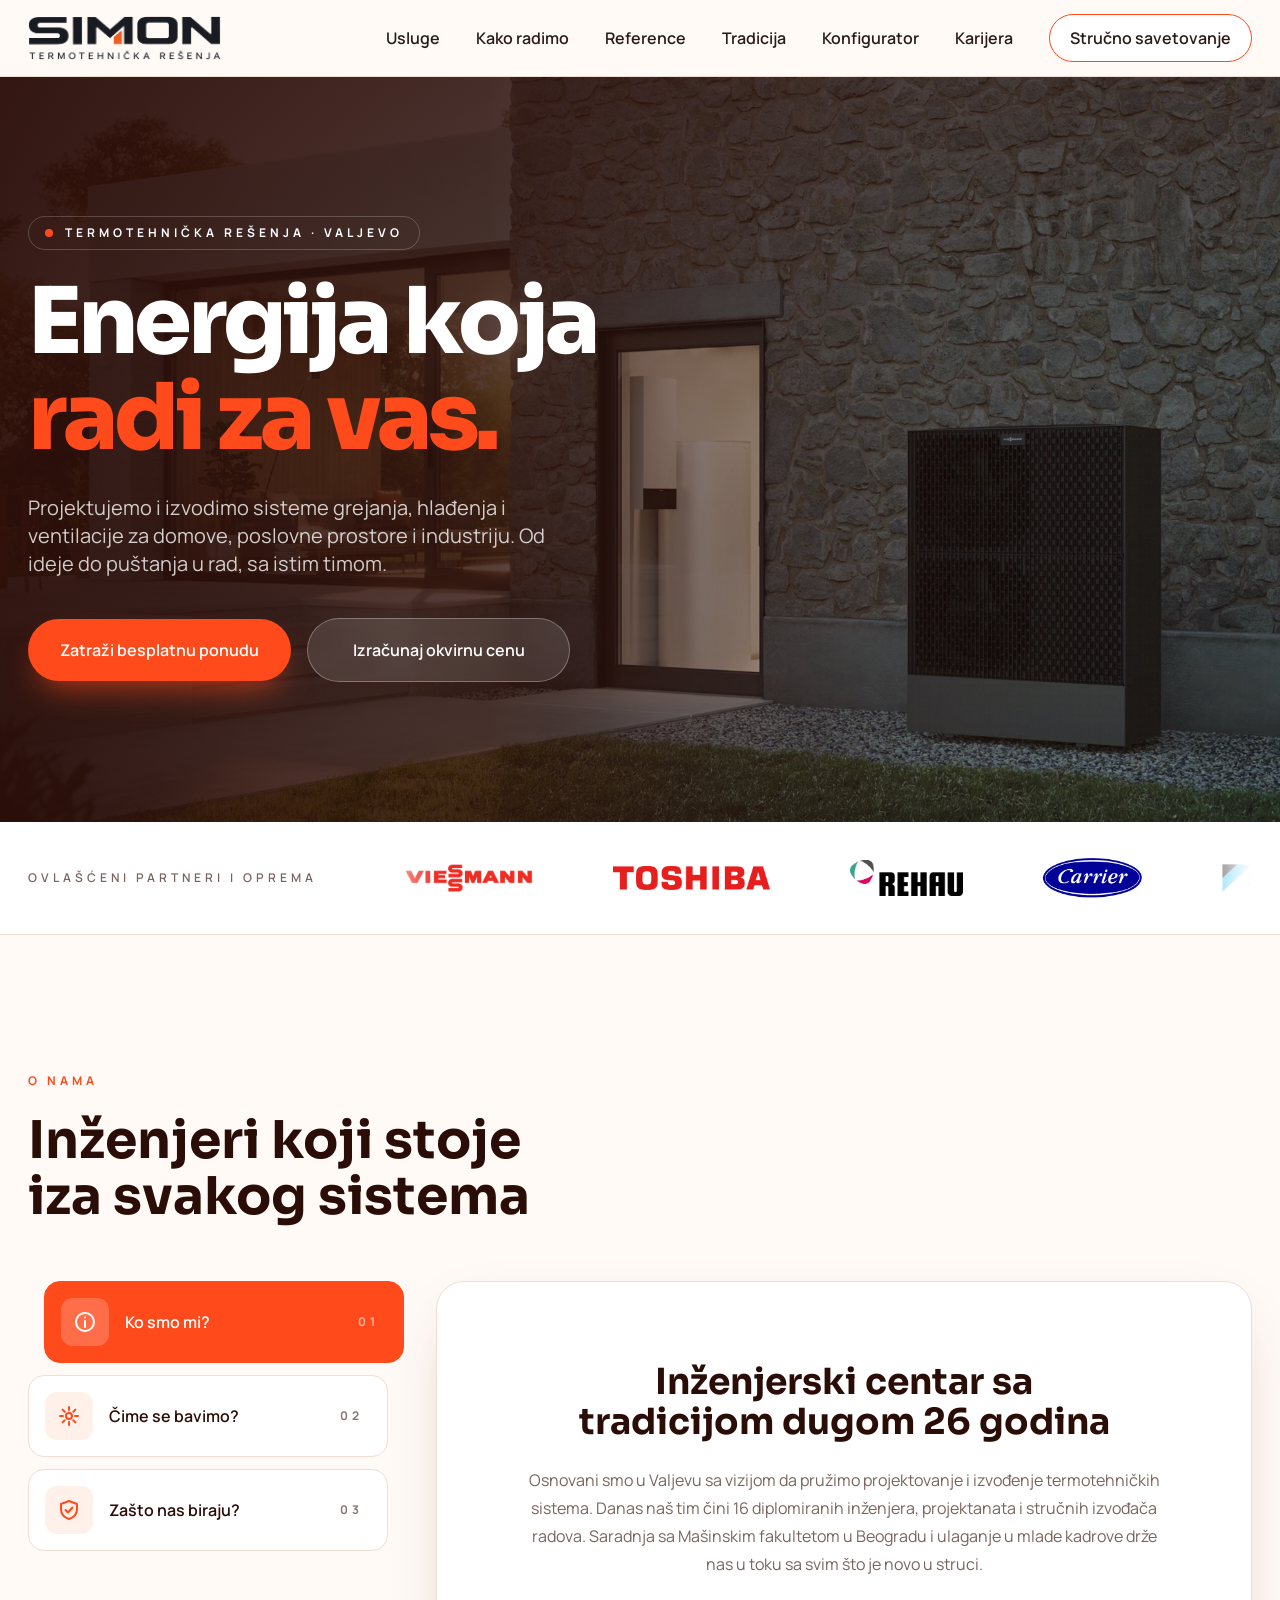
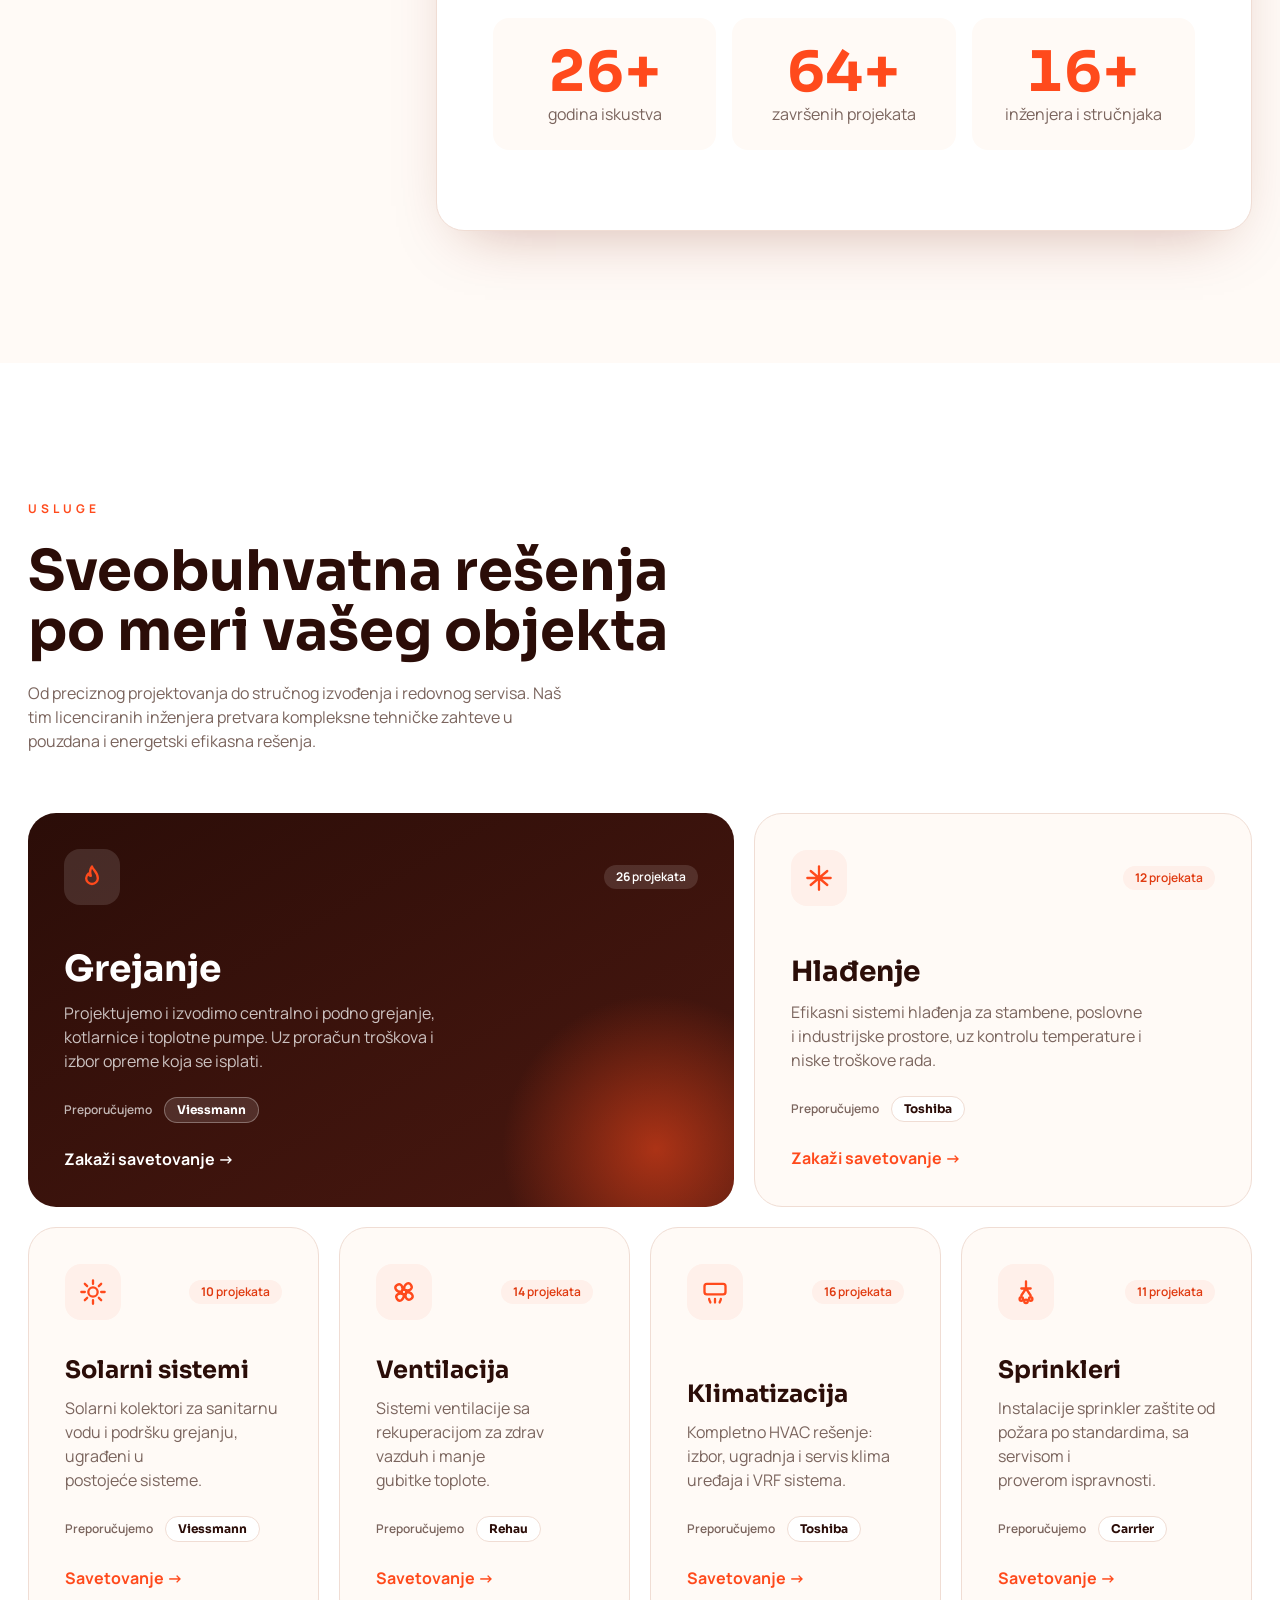
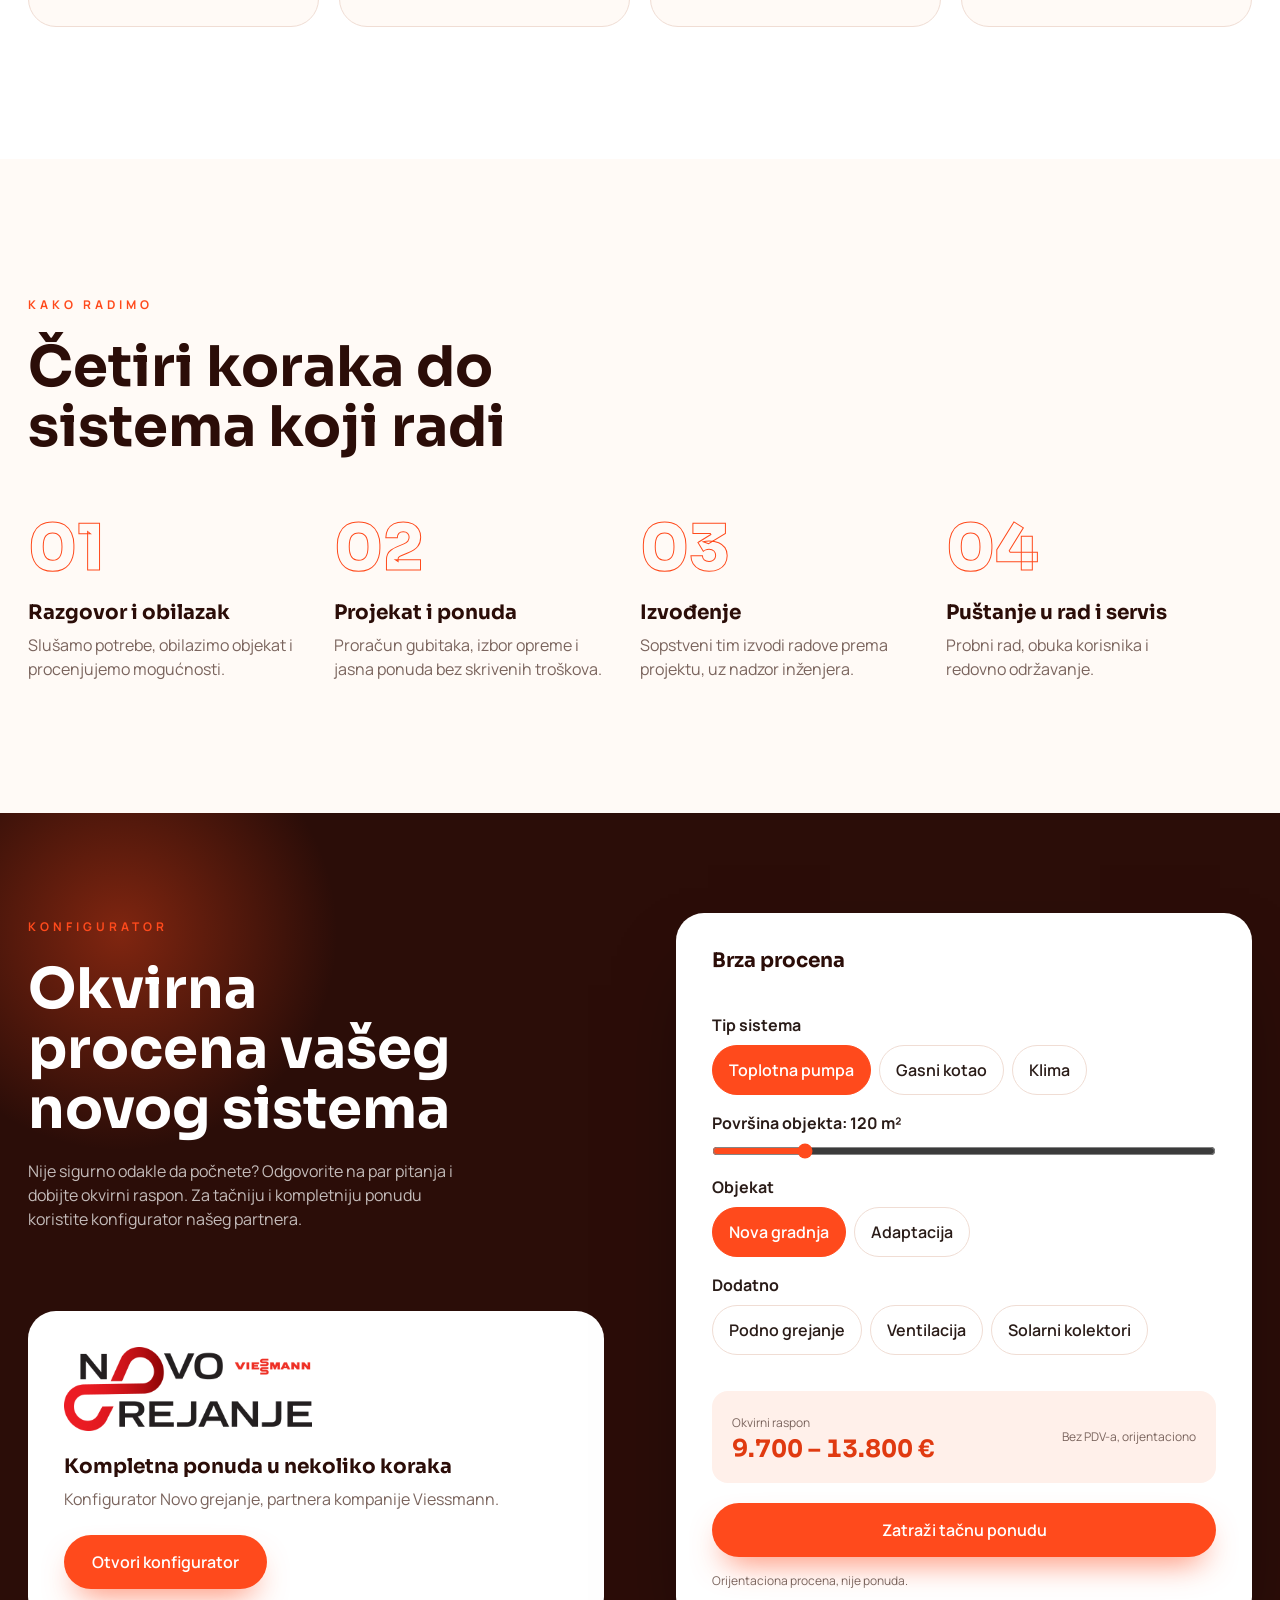
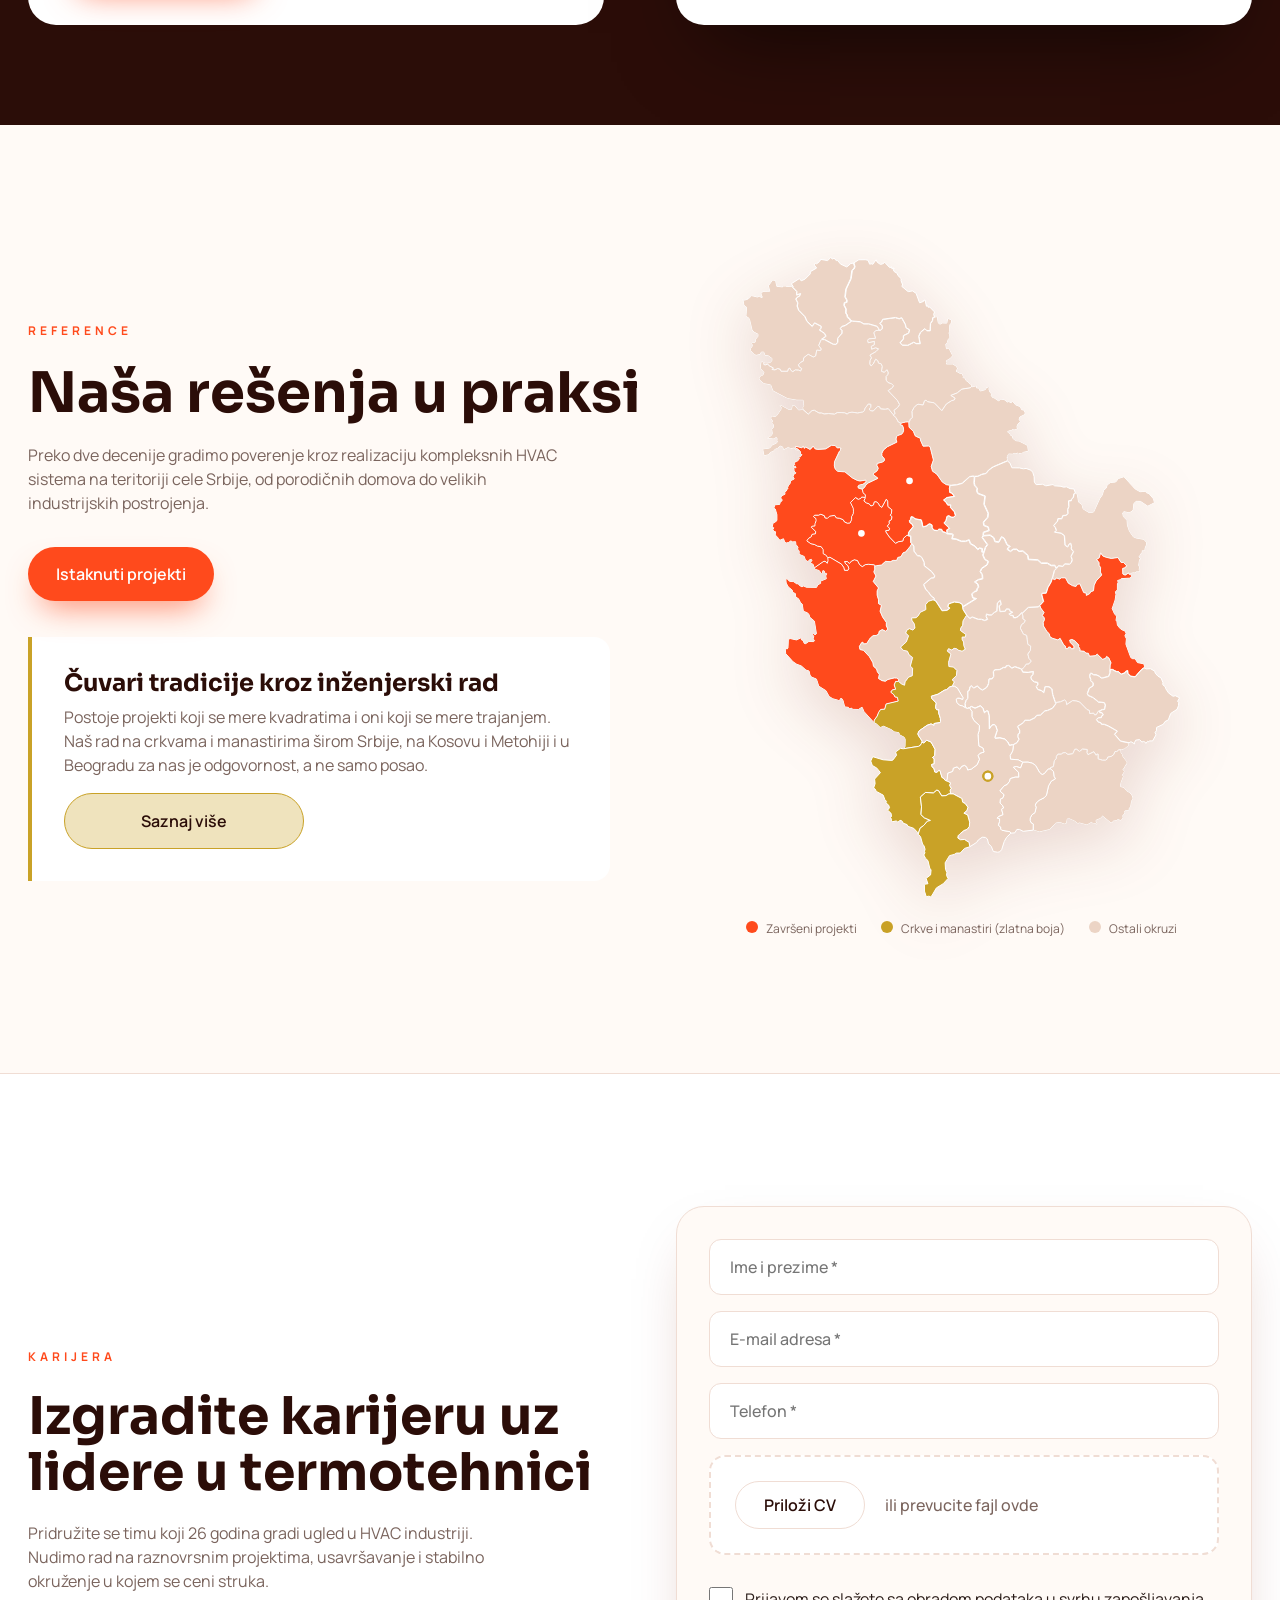
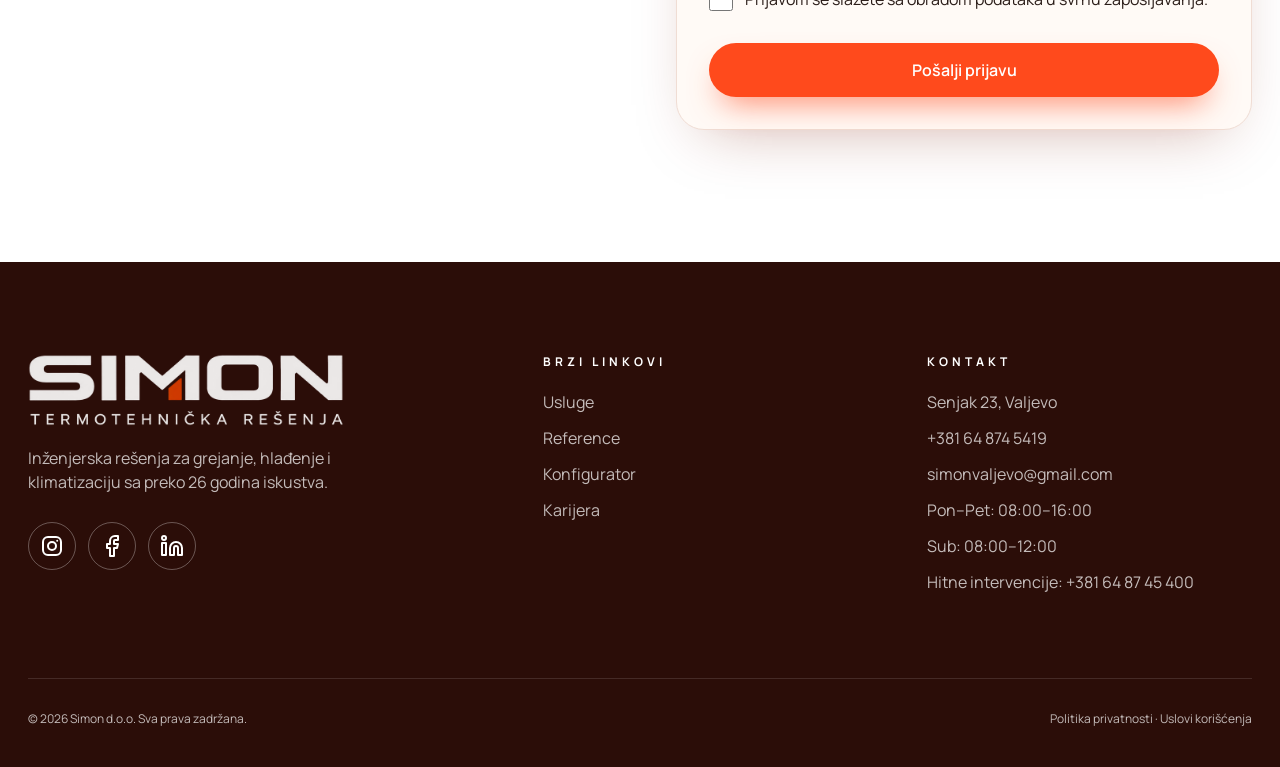
<file: index.html>
<!doctype html>
<html lang="sr">
<head>
<meta charset="utf-8">
<meta name="viewport" content="width=device-width,initial-scale=1">
<title>Simon – termotehnička rešenja</title>
<meta name="description" content="Simon d.o.o. – projektovanje i izvođenje sistema grejanja, hlađenja, ventilacije i klimatizacije. 26 godina iskustva, Valjevo.">
<link rel="icon" href="data:image/svg+xml,<svg xmlns='http://www.w3.org/2000/svg' viewBox='0 0 32 32'><rect width='32' height='32' rx='8' fill='%23ff4a1c'/><text x='16' y='24' font-size='20' font-weight='800' text-anchor='middle' fill='white' font-family='sans-serif'>S</text></svg>">
<link rel="preconnect" href="https://fonts.googleapis.com">
<link rel="preconnect" href="https://fonts.gstatic.com" crossorigin>
<link href="https://fonts.googleapis.com/css2?family=Manrope:wght@400;500;600;700&family=Sora:wght@500;600;700;800&display=swap" rel="stylesheet">
<link rel="stylesheet" href="assets/css/forms.css">
<style>
:root{
  --orange:#ff4a1c; --orange-d:#e03a10; --orange-soft:#fff0ea;
  --brown:#2b0d08; --brown-2:#4a1810; --ink:#2a1c18; --muted:#7a645d;
  --cream:#fffaf6; --line:#f0ddd4; --gold:#c9a227; --white:#fff;
  --r-lg:28px; --r-md:16px; --r-sm:12px;
  --shadow:0 24px 60px -28px rgba(120,30,10,.35);
}
*{box-sizing:border-box;margin:0}
html{scroll-behavior:smooth}
body{font-family:Manrope,system-ui,sans-serif;color:var(--ink);background:var(--cream);line-height:24px;-webkit-font-smoothing:antialiased}
h1,h2,h3{font-family:Sora,sans-serif;line-height:32px;letter-spacing:0;text-wrap:balance}
p,li,small{text-wrap:pretty}
a{color:inherit;text-decoration:none}
.wrap{max-width:1440px;margin:0 auto;padding:0 28px}
.skip{position:absolute;left:-1000px;top:8px;background:var(--orange);color:#fff;padding:12px 16px;border-radius:8px;z-index:100}
.skip:focus{left:8px}
:focus-visible{outline:4px solid var(--orange);outline-offset:4px;border-radius:8px}

/* buttons */
.btn{display:inline-flex;align-items:center;gap:12px;font:600 16px Manrope;padding:16px 28px;border-radius:1000px;border:0;cursor:pointer;transition:transform .2s,background .2s,box-shadow .2s}
.btn:active{transform:scale(.97)}
.btn-primary{background:var(--orange);color:#fff;box-shadow:0 16px 32px -12px rgba(255,74,28,.7)}
.btn-primary:hover{background:var(--orange-d);transform:translateY(-4px)}
.btn-gold{min-width:240px;justify-content:center;background:linear-gradient(var(--gold),var(--gold)) no-repeat left center/0% 100%,rgba(201,162,39,.3);color:var(--brown);border:1px solid var(--gold);box-shadow:none;transition:background-size .4s cubic-bezier(.4,0,.2,1),color .4s cubic-bezier(.2,.7,.2,1)}
.btn-gold:hover{background-size:100% 100%;transform:none}
.btn-light{background:rgba(255,255,255,.12);color:#fff;border:1px solid rgba(255,255,255,.3);backdrop-filter:blur(8px)}
.btn-light:hover{background:rgba(255,255,255,.22)}
.link{font-weight:700;color:var(--orange);display:inline-flex;gap:8px;align-items:center}
.link:hover{gap:12px}
.link{transition:gap .2s}

/* nav */
header{position:fixed;inset:0 0 auto 0;z-index:48;transition:background .3s,box-shadow .3s}
header.solid{background:rgba(255,250,246,.9);backdrop-filter:blur(16px);box-shadow:0 1px 0 var(--line)}
.nav{display:flex;align-items:center;justify-content:space-between;height:76px}
.logo{font:800 28px/32px Sora;color:#fff;transition:color .3s}
.logo b{color:var(--orange)}
header.solid .logo{color:var(--brown)}
.logo{display:block;line-height:0}.logo img{display:block;height:44px;width:auto}
@media(max-width:560px){.logo img{height:36px}}
.menu{display:flex;gap:36px;align-items:center}
.menu a{font-weight:600;font-size:16px;color:rgba(255,255,255,.88);transition:color .2s}
header.solid .menu a{color:var(--ink)}
.menu a:hover{color:var(--orange)}
.menu a:not(.btn){position:relative}
.menu a:not(.btn)::after{content:"";position:absolute;left:0;right:0;bottom:-8px;height:2px;border-radius:1000px;background:var(--orange);transform:scaleX(0);transform-origin:left;transition:transform .3s cubic-bezier(.2,.7,.2,1)}
.menu a:not(.btn):hover::after,.menu a:not(.btn):focus-visible::after{transform:scaleX(1)}
.menu .btn{padding:12px 20px;font-size:16px;color:#fff}
.menu .btn.btn-primary{background:var(--white);color:var(--ink);border:1px solid var(--orange);box-shadow:none;transition:background .4s,border-color .4s,color .4s}
.menu .btn.btn-primary:hover{background:var(--orange);border-color:var(--orange);color:#fff!important;transform:none}
.burger{display:none;background:none;border:0;color:#fff;font-size:28px;cursor:pointer}
header.solid .burger{color:var(--brown)}

/* hero */
.hero-sec{padding:76px 0 0}
.hero{position:relative;overflow:hidden;color:#fff;
  background:
   radial-gradient(800px 480px at 84% 0%,rgba(255,74,28,.5),transparent 60%),
   radial-gradient(600px 400px at 0% 100%,rgba(201,162,39,.16),transparent 60%),
   linear-gradient(160deg,var(--brown-2),var(--brown) 72%)}
.hero::after{content:"";position:absolute;inset:0;background:url("data:image/svg+xml,%3Csvg xmlns='http://www.w3.org/2000/svg' width='160' height='160'%3E%3Cfilter id='n'%3E%3CfeTurbulence baseFrequency='.9' numOctaves='2'/%3E%3C/filter%3E%3Crect width='160' height='160' filter='url(%23n)' opacity='.07'/%3E%3C/svg%3E");pointer-events:none}
.hero-in{position:relative;z-index:2;max-width:1440px;margin:0 auto;padding:140px 28px 140px}
.hero h1{max-width:900px}
.hero-bg{position:absolute;inset:0;width:100%;height:100%;object-fit:cover;object-position:70% center}
.hero::before{content:"";position:absolute;inset:0;z-index:1;background:linear-gradient(90deg,rgba(43,13,8,.94) 0%,rgba(43,13,8,.8) 38%,rgba(43,13,8,.3) 72%,rgba(43,13,8,.12) 100%),linear-gradient(180deg,rgba(43,13,8,.35),rgba(43,13,8,0) 30%)}
.eyebrow{display:inline-block;font:700 12px/16px Manrope;letter-spacing:4px;text-transform:uppercase;color:var(--orange);margin-bottom:24px}
.hero .eyebrow{padding:8px 16px;border:1px solid rgba(255,255,255,.2);border-radius:1000px;color:#fff;letter-spacing:4px;font-size:12px}
.hero .eyebrow::before{content:"";display:inline-block;width:8px;height:8px;border-radius:1000px;background:var(--orange);margin-right:12px}
.hero h1{font-size:92px;line-height:96px;letter-spacing:-4px;font-weight:800}
.hero h1 em{font-style:normal;color:var(--orange)}
.hero p.lead{max-width:560px;margin:28px 0 40px;font-size:20px;line-height:28px;color:rgba(255,255,255,.78)}
.cta-row{display:flex;gap:16px;flex-wrap:wrap;align-items:center}
.hero .cta-row{display:grid;grid-auto-flow:column;grid-auto-columns:1fr;width:fit-content}
.hero .cta-row .btn{justify-content:center;white-space:nowrap}
.btn-lg{padding:20px 32px;font-size:16px}
.brandwrap{position:relative;z-index:2;border-top:1px solid rgba(255,255,255,.14)}
.brandbar{max-width:1440px;margin:0 auto;padding:24px 28px;display:flex;gap:28px;align-items:center;flex-wrap:wrap;color:rgba(255,255,255,.5);font:600 12px/16px Sora;letter-spacing:0;text-transform:uppercase}
.brandbar .l{font:600 12px/16px Manrope;letter-spacing:4px;margin-right:auto}
.brandbar .bl{display:grid;place-items:center;height:48px;padding:0 20px;background:#fff;border-radius:12px}
.brandbar .bl img{display:block;width:auto;height:24px}
.brandbar .bl-r img{height:28px}.brandbar .bl-c img{height:28px}.brandbar .bl-f img{height:32px}

/* partneri: svetla traka sa beskonacnim klizanjem zdesna ulevo */
.pstrip{padding:0;background:var(--white);border-bottom:1px solid var(--line)}
.pstrip-in{max-width:1440px;margin:0 auto;padding:32px 28px;display:flex;align-items:center;gap:48px}
.pstrip-l{flex:none;font:600 12px/16px Manrope;letter-spacing:4px;text-transform:uppercase;color:var(--muted)}
.pmarq{flex:1;min-width:0;overflow:hidden;-webkit-mask-image:linear-gradient(90deg,transparent,#000 8%,#000 92%,transparent);mask-image:linear-gradient(90deg,transparent,#000 8%,#000 92%,transparent)}
.ptrack{display:flex;align-items:center;width:max-content;list-style:none;padding:0;margin:0;animation:pmarq 40s linear infinite}
.pmarq:hover .ptrack{animation-play-state:paused}
.pl{flex:none;display:grid;place-items:center;padding:0 40px}
.pl img{display:block;width:auto;height:28px}
.pl-t img{height:24px}.pl-r img{height:36px}.pl-c img{height:40px}.pl-f img{height:48px}.pl-s img{height:28px}
@keyframes pmarq{from{transform:translateX(0)}to{transform:translateX(-50%)}}
@media(prefers-reduced-motion:reduce){.ptrack{animation:none;flex-wrap:wrap;width:auto;justify-content:center}.pl[aria-hidden],.pl:nth-child(n+8){display:none}.pmarq{-webkit-mask-image:none;mask-image:none}}
/* sections */
section{padding:132px 0}
.m-only{display:none}
.sec-head{max-width:720px;margin-bottom:60px}
.sec-head h2{font-size:56px;line-height:60px;font-weight:700;color:var(--brown)}
.sec-head h2 em{font-style:normal;color:var(--orange)}
.sec-head p{margin-top:20px;color:var(--muted);font-size:16px;max-width:540px}

/* about: tabs */
.about-grid{display:grid;grid-template-columns:360px 1fr;gap:48px;align-items:start}
.about-head{max-width:880px;margin-bottom:56px}
.about-head h2{font-size:52px;line-height:56px;color:var(--brown)}
.tablist{display:flex;flex-direction:column;gap:12px}
.tab{display:flex;align-items:center;gap:16px;text-align:left;padding:16px 24px 16px 16px;border-radius:var(--r-md);border:1px solid var(--line);background:var(--white);font:600 16px/24px Manrope;color:var(--brown);cursor:pointer;transition:background .2s,border-color .2s,color .2s,transform .3s}
.tab:hover{border-color:var(--orange)}
.tab:active{transform:scale(.97)}
.tab .ti{flex:none;width:48px;height:48px;border-radius:12px;background:var(--orange-soft);color:var(--orange);display:grid;place-items:center;transition:background .2s,color .2s}
.tab .ti svg{width:24px;height:24px;stroke:currentColor;fill:none;stroke-width:2;stroke-linecap:round;stroke-linejoin:round}
.tab .n{margin-left:auto;font:700 12px/16px Manrope;letter-spacing:4px;opacity:.56}
.tab[aria-selected=true]{background:var(--orange);border-color:var(--orange);color:#fff;transform:translateX(16px)}
.tab[aria-selected=true] .ti{background:rgba(255,255,255,.2);color:#fff}
.panels{background:var(--white);border:1px solid var(--line);border-radius:var(--r-lg);padding:80px 56px;box-shadow:var(--shadow)}
.panel{display:none;flex-direction:column;align-items:center;text-align:center}
.panel.on{display:flex;animation:panelIn .4s ease}
@keyframes panelIn{from{opacity:0;transform:translateY(16px)}to{opacity:1;transform:none}}
.panel h3{font-size:36px;line-height:40px;color:var(--brown);max-width:720px}
.panel p{margin-top:24px;max-width:640px;font-size:16px;line-height:28px;color:var(--muted)}
.tiles{display:grid;grid-template-columns:repeat(3,1fr);gap:16px;margin-top:40px;width:100%}
.tile{background:var(--cream);border-radius:var(--r-md);padding:24px;text-align:center}
.tile b{display:block;font:700 56px/60px Sora;color:var(--orange);font-variant-numeric:tabular-nums}
.tile span{font-size:16px;color:var(--muted)}
.partners .tile{display:grid;place-items:center;height:96px;padding:0 24px}
.partners .tile img{display:block;width:auto;max-width:100%;height:28px}
.partners .tl-r img{height:36px}.partners .tl-c img{height:44px}.partners .tl-f img{height:56px}.partners .tl-t img{height:24px}.partners .tl-s img{height:28px}.partners .tile:last-child:nth-child(3n+1){grid-column:2}@media(max-width:560px){.partners .tile:last-child:nth-child(3n+1){grid-column:1/-1}}
.checks{list-style:none;padding:0;margin-top:40px;display:grid;grid-template-columns:1fr 1fr;gap:16px;width:100%}
.checks li{display:flex;flex-direction:column;align-items:center;gap:12px;text-align:center;background:var(--cream);border-radius:var(--r-md);padding:24px;font-weight:600;color:var(--brown);line-height:24px}
.checks li::before{content:"\2713";flex:none;width:24px;height:24px;border-radius:1000px;background:var(--orange);color:#fff;display:grid;place-items:center;font-size:12px}
.panel .btn{margin-top:40px}

/* services: bento */
.services{background:var(--white)}
.bento{display:grid;grid-template-columns:repeat(12,1fr);gap:20px}
.card{position:relative;border-radius:var(--r-lg);padding:36px;background:var(--cream);border:1px solid var(--line);display:flex;flex-direction:column;transition:transform .3s,box-shadow .3s,border-color .3s;overflow:hidden}
.card:hover{transform:translateY(-8px);box-shadow:var(--shadow);border-color:var(--orange)}
.card .ic{width:56px;height:56px;border-radius:16px;background:var(--orange-soft);color:var(--orange);display:grid;place-items:center;margin-bottom:auto}
.card .ic svg{width:28px;height:28px;stroke:currentColor;fill:none;stroke-width:2;stroke-linecap:round;stroke-linejoin:round}
.card h3{font-size:28px;line-height:32px;margin:44px 0 12px;color:var(--brown)}
.card p{font-size:16px;color:var(--muted);margin-bottom:24px;max-width:400px}
.rec{display:flex;align-items:center;gap:12px;margin-bottom:24px}
.rec small{font:600 12px/16px Manrope;color:var(--muted)}
.rec b{font:700 12px/16px Sora;color:var(--brown);padding:4px 12px;border:1px solid var(--line);border-radius:1000px;background:var(--white)}
.c1 .rec small{color:rgba(255,255,255,.7)}
.c1 .rec b{color:#fff;background:rgba(255,255,255,.12);border-color:rgba(255,255,255,.3)}
.card .cnt{position:absolute;top:52px;right:36px;z-index:1;font:600 12px/16px Manrope;color:var(--orange-d);background:var(--orange-soft);padding:4px 12px;border-radius:1000px;white-space:nowrap}
.card .cnt b{font-weight:700}
.c1 .cnt{color:#fff;background:rgba(255,255,255,.12)}
.c1{grid-column:span 7;min-height:380px;background:linear-gradient(150deg,var(--brown),var(--brown-2));color:#fff;border:0}
.c1 h3{color:#fff;font-size:36px;line-height:40px}.c1 p{color:rgba(255,255,255,.75)}.c1 .ic{background:rgba(255,255,255,.12);color:var(--orange)}
.c1::after{content:"";position:absolute;right:-92px;bottom:-112px;width:340px;height:340px;border-radius:50%;background:radial-gradient(circle,rgba(255,74,28,.55),transparent 64%)}
.c2{grid-column:span 5}
.c3,.c4,.c5,.c6{grid-column:span 3}
.c3 h3,.c4 h3,.c5 h3,.c6 h3{font-size:24px;line-height:28px;margin-top:36px}
.c3 p,.c4 p,.c5 p,.c6 p{font-size:16px}

/* process */
.steps{display:grid;grid-template-columns:repeat(4,1fr);gap:0;counter-reset:s}
.step{padding:0 28px 0 0;position:relative}
.step::before{counter-increment:s;content:"0" counter(s);display:block;font:800 64px/64px Sora;color:transparent;-webkit-text-stroke:1px var(--orange);margin-bottom:20px}
.step h3{font-size:20px;line-height:24px;color:var(--brown);margin-bottom:8px}
.step p{font-size:16px;color:var(--muted)}

/* configurator teaser */
.config{background:var(--brown);color:#fff;padding:100px 0;position:relative;overflow:hidden}
.config::before{content:"";position:absolute;left:-120px;top:-120px;width:480px;height:480px;border-radius:50%;background:radial-gradient(circle,rgba(255,74,28,.4),transparent 64%)}
.config-in{padding:0 28px;position:relative;display:grid;grid-template-columns:1fr 1fr;gap:72px;align-items:stretch}
.config-left{display:flex;flex-direction:column;gap:48px}
.config-left .partner-cta{margin-top:auto}
.cfg{display:flex;flex-direction:column}
.cfg .out{margin-top:auto}
.cfg [aria-labelledby=l4]{margin-bottom:24px}
.config h2{font-size:56px;line-height:60px;font-weight:700}
.config h2 em{font-style:normal;color:var(--orange)}
.config p.lead{margin:20px 0 32px;color:rgba(255,255,255,.72);max-width:432px}
.partner-cta{display:flex;flex-direction:column;align-items:flex-start;gap:24px;background:#fff;color:var(--ink);border-radius:var(--r-lg);padding:36px}
.partner-cta img{height:84px;width:auto}
.partner-cta .btn{margin-top:auto}
.partner-cta b{display:block;font:700 20px/24px Sora;color:var(--brown);margin-bottom:8px}
.partner-cta span{font-size:16px;color:var(--muted)}
.cfg{background:#fff;color:var(--ink);border-radius:var(--r-lg);padding:36px;box-shadow:0 40px 80px -32px rgba(0,0,0,.6)}
.cfg h3{font-size:20px;line-height:24px;margin-bottom:24px;color:var(--brown)}
.cfg label{display:block;font-weight:700;font-size:16px;margin:16px 0 8px}
.opts{display:flex;gap:8px;flex-wrap:wrap}
.opts input{position:absolute;opacity:0}
.opts span{display:block;padding:12px 16px;border:1px solid var(--line);border-radius:1000px;font-weight:600;font-size:16px;cursor:pointer;background:var(--white);transition:background .4s,border-color .4s,color .4s}
@media(hover:hover){.opts label:hover span{background:var(--orange);border-color:var(--orange);color:#fff}}
.opts input:checked+span{background:var(--orange);border-color:var(--orange);color:#fff}
.opts input:focus-visible+span{outline:4px solid var(--orange);outline-offset:4px}
.opts label{margin:0;position:relative}
.range{width:100%;accent-color:var(--orange)}
.out{margin-top:24px;padding:20px;border-radius:var(--r-md);background:var(--orange-soft);display:flex;justify-content:space-between;align-items:center;gap:12px}
.cfg-cta{margin-top:20px;width:100%;justify-content:center}
.cfg-note{margin-top:16px;font-size:12px;line-height:16px;color:var(--muted)}
.out small{display:block;color:var(--muted);font-size:12px}
.out b{font:700 24px/28px Sora;color:var(--orange-d);font-variant-numeric:tabular-nums}

/* references */
.refs{display:grid;grid-template-columns:minmax(0,1fr) minmax(0,1fr);gap:60px;align-items:center}
.refs>div:first-child{order:2}
.refs>div:last-child{order:1}
#konfigurator{padding-bottom:0}
.map{position:relative;height:640px}
.map svg{position:absolute;inset:0;width:100%;height:100%}
.srb-map{filter:drop-shadow(0 20px 32px rgba(120,30,10,.16))}
.okrug{fill:#ecd4c5;stroke:#fff;stroke-width:1;vector-effect:non-scaling-stroke;stroke-linejoin:round;transition:fill .3s}
.okrug:hover{fill:#ffc9b5}
.okrug.on{fill:var(--orange)}
.okrug.on-g{fill:var(--gold)}
.okrug.on:hover,.okrug.on-g:hover{filter:brightness(1.08)}
.pins .dot{fill:#fff;stroke:var(--orange);stroke-width:2}
.pins .dot.g{stroke:var(--gold)}
.pins .ring{fill:none;stroke:var(--orange);stroke-width:2;animation:ring 2.4s ease-out infinite}
.pins .ring.g{stroke:var(--gold)}
@keyframes ring{from{r:4;opacity:.8}to{r:16;opacity:0}}
.pin{position:absolute;width:16px;height:16px;border-radius:1000px;background:var(--orange);box-shadow:0 0 0 0 rgba(255,74,28,.5);animation:pulse 2.4s infinite;cursor:pointer}
.pin span{position:absolute;left:20px;top:-4px;font:700 12px Manrope;color:var(--brown);white-space:nowrap;background:#fff;padding:4px 8px;border-radius:8px;box-shadow:0 4px 12px -4px rgba(0,0,0,.2)}
@keyframes pulse{72%{box-shadow:0 0 0 16px rgba(255,74,28,0)}100%{box-shadow:0 0 0 0 rgba(255,74,28,0)}}
.refs-all{margin-top:32px}
.map-hint{display:none}
.refs .sec-head h2{white-space:nowrap}
.legend{justify-content:center;display:flex;gap:24px;margin-top:20px;font-size:12px;color:var(--muted);flex-wrap:wrap}
.legend i{display:inline-block;width:12px;height:12px;border-radius:1000px;margin-right:8px;background:var(--orange)}
.legend i.g{background:var(--gold)}
.legend i.n{background:#ecd4c5}
.tradition{scroll-margin-top:108px;margin-top:36px;padding:32px;border-left:4px solid var(--gold);background:#fff;border-radius:0 var(--r-md) var(--r-md) 0}
.tradition h3{font-size:24px;line-height:28px;color:var(--brown);margin-bottom:8px}
.tradition p{font-size:16px;color:var(--muted);margin-bottom:16px}

/* map: tooltip + popup */
.okrug{cursor:pointer}
.srb-map :focus,.srb-map :focus-visible{outline:none!important}
.okrug:focus-visible{stroke:var(--orange);stroke-width:2}
.map-tip{position:absolute;z-index:2;pointer-events:none;background:var(--brown);color:#fff;font:600 12px/16px Manrope;padding:8px 12px;border-radius:8px;white-space:nowrap;opacity:0;transform:translate(-50%,calc(-100% - 16px));transition:opacity .15s}
.map-tip.on{opacity:1}
.map-tip small{display:block;font-weight:500;opacity:.7}
.okr{margin:auto;border:0;padding:0;border-radius:var(--r-lg);width:calc(100% - 32px);max-width:1040px;max-height:calc(100dvh - 32px);color:var(--ink);background:var(--white);box-shadow:0 40px 80px -32px rgba(0,0,0,.6);overflow:auto}
.okr:focus{outline:none}
.okr::backdrop{background:rgba(43,13,8,.56);backdrop-filter:blur(4px)}
.okr[open]{animation:panelIn .3s ease}
.okr-in{padding:40px}
.okr-top{display:flex;justify-content:space-between;align-items:flex-start;gap:24px}
.okr h3{font-size:36px;line-height:40px;color:var(--brown)}
.okr-count{margin-top:8px;font-size:16px;color:var(--muted)}
.okr-x{flex:none;width:48px;height:48px;border-radius:1000px;border:1px solid var(--line);background:var(--white);color:var(--brown);font-size:20px;line-height:24px;cursor:pointer;transition:background .2s,border-color .2s}
.okr-x:hover{background:var(--orange-soft);border-color:var(--orange)}
.okr-grid{display:grid;grid-template-columns:1fr 360px;gap:40px;margin-top:32px;align-items:start}
.okr-list{list-style:none;padding:0;margin:0;max-height:560px;overflow-y:auto}
.okr-list .ts{display:flex;flex-direction:column;gap:8px;align-items:flex-end}
.okr-list li{border-top:1px solid var(--line)}
.okr-list button{display:grid;grid-template-columns:32px 1fr auto;gap:16px;align-items:center;width:100%;text-align:left;padding:16px;border:0;background:none;border-radius:var(--r-sm);font:inherit;color:inherit;cursor:pointer;transition:background .2s}
.okr-list button:hover{background:var(--cream)}
.okr-list button[aria-current=true]{background:var(--orange-soft)}
.okr-list li.holy button[aria-current=true]{background:#fbf3d6}
.okr-list .n{font:700 12px/16px Manrope;color:var(--muted)}
.okr-list b{display:block;font:600 16px/24px Manrope;color:var(--brown)}
.okr-list span.m{font-size:12px;line-height:16px;color:var(--muted)}
.okr-list .t{font:600 12px/16px Manrope;color:var(--orange-d);background:var(--orange-soft);padding:4px 12px;border-radius:1000px;white-space:nowrap}
.okr-list li.holy .t{color:#7a5f0a;background:#f6ecc4}
.okr-list li.holy b::before{content:"";display:inline-block;width:8px;height:8px;border-radius:1000px;background:var(--gold);margin-right:8px}
.okr-d{background:var(--cream);border-radius:var(--r-md);overflow:hidden}
.okr-d .ph{height:208px;background:linear-gradient(150deg,var(--brown-2),var(--brown));position:relative}
.okr-d .ph img{position:absolute;inset:0;width:100%;height:100%;object-fit:cover}
.okr-d .ph.real::after{display:none}
.okr-d .ph::after{content:"Ilustrativna fotografija";position:absolute;left:12px;bottom:12px;padding:4px 12px;border-radius:1000px;background:rgba(43,13,8,.65);color:#fff;font:600 12px/16px Manrope}
.okr-d .bd{padding:24px}
.okr-d h4{font:700 20px/24px Sora;color:var(--brown)}
.okr-d .loc{margin-top:4px;font-size:12px;line-height:16px;color:var(--muted)}
.okr-d p{margin-top:16px;font-size:16px;line-height:24px;color:var(--muted)}
.okr-d dl{display:grid;grid-template-columns:1fr 1fr;gap:16px;margin-top:24px;padding-top:24px;border-top:1px solid var(--line)}
.okr-d dt{font:600 12px/16px Manrope;color:var(--muted)}
.okr-d dd{margin:4px 0 0;font:600 16px/24px Manrope;color:var(--brown)}
.okr-empty{margin-top:32px;padding:32px;border-radius:var(--r-md);background:var(--cream);color:var(--muted);text-align:center}
@media(max-width:760px){.okr-in{padding:24px}.okr-grid{grid-template-columns:1fr}.okr h3{font-size:28px;line-height:32px}}
.btn-soft{background:var(--orange-soft);color:var(--orange-d)}
.btn-soft:hover{background:#ffe0d3}
.okr-foot{display:flex;gap:16px;flex-wrap:wrap;margin-top:32px}

/* career */
.career{position:relative;overflow:hidden;background:var(--white);border-top:1px solid var(--line)}
.career .form{background:var(--cream)}
.career .form input,.career .form textarea{background:var(--white)}
.career .drop{background:var(--white)}
.career-in{display:grid;grid-template-columns:1fr 1fr;gap:72px;align-items:center}
.career h2{font-size:52px;line-height:56px;color:var(--brown);margin-bottom:20px}
.career h2 em{font-style:normal;color:var(--orange)}
.career p{color:var(--muted);max-width:468px}
.form{background:#fff;border:1px solid var(--line);border-radius:var(--r-lg);padding:32px;box-shadow:var(--shadow);display:grid;gap:16px}
.form input,.form textarea{font:500 16px Manrope;padding:16px 20px;border:1px solid var(--line);border-radius:12px;background:var(--cream);width:100%;transition:border-color .2s}
.form textarea{display:block;resize:vertical;min-height:112px}
.form input:focus,.form textarea:focus{outline:0;border-color:var(--orange)}
.form .cf.bad input,.form .cf.bad textarea{border-color:#c0321a}
.form .btn{justify-content:center}
.cv-fields{display:grid;gap:16px}
.cv-fields #cvSend{margin-top:16px}
.career .err{max-width:none;color:#b0301a}
.career .cv-note{max-width:none}
.cv-note{font-size:16px;line-height:24px;color:var(--muted)}
.cv-note a,.cv-ok a{color:var(--orange-d);font-weight:700;text-decoration:underline;text-underline-offset:4px}
.form .ck{display:flex;gap:12px;align-items:flex-start;font-size:16px;line-height:24px;color:var(--ink);cursor:pointer}
.form .ck input{flex:none;width:24px;height:24px;margin:0;padding:0;accent-color:var(--orange)}
.cv-ok{display:grid;gap:12px;padding:32px 0;text-align:center;font-size:16px;line-height:24px;color:var(--muted)}
.cv-ok b{font:700 24px/32px Sora;color:var(--brown)}
.cv-ok:focus{outline:none}

/* footer */
footer{background:var(--brown);color:rgba(255,255,255,.72);padding:92px 0 36px}
.f-grid{display:grid;grid-template-columns:1.4fr 1fr 1fr;gap:60px}
footer .logo{font-size:56px;line-height:0;color:#fff}footer .logo img{height:72px}@media(max-width:560px){footer .logo img{height:60px}}
footer h4{font:700 12px/16px Manrope;letter-spacing:4px;text-transform:uppercase;color:#fff;margin-bottom:20px}
footer li{list-style:none;margin-bottom:12px;font-size:16px}
footer ul{padding:0}
footer .socs{display:flex;flex-wrap:wrap;gap:12px;margin-top:28px}
footer .soc{display:inline-flex;align-items:center;gap:12px;font-weight:600;font-size:16px;line-height:24px;color:#fff;transition:color .4s}
footer .soc-ic{display:grid;place-items:center;width:48px;height:48px;border-radius:1000px;border:1px solid rgba(255,255,255,.3);color:#fff;transition:color .4s,border-color .4s}
footer .soc-ic svg{width:24px;height:24px;fill:none;stroke:currentColor;stroke-width:2;stroke-linecap:round;stroke-linejoin:round}
footer .soc:hover .soc-ic{color:var(--orange);border-color:var(--orange)}
footer a:hover{color:var(--orange)}
.copy{margin-top:72px;padding-top:28px;border-top:1px solid rgba(255,255,255,.12);display:flex;justify-content:space-between;font-size:12px;flex-wrap:wrap;gap:12px}

/* reveal */
.rv{opacity:0;transform:translateY(28px);transition:opacity .8s cubic-bezier(.2,.7,.2,1),transform .8s cubic-bezier(.2,.7,.2,1)}
.rv.in{opacity:1;transform:none}
@media(prefers-reduced-motion:reduce){.menu a::after{transition:none}.pins .ring{animation:none;opacity:0}.rv{opacity:1;transform:none;transition:none}.pin{animation:none}html{scroll-behavior:auto}}

/* responsive */
@media(max-width:1100px){
  .menu{display:none;position:absolute;top:76px;left:0;right:0;background:var(--cream);flex-direction:column;padding:28px;gap:20px;box-shadow:0 20px 40px -20px rgba(0,0,0,.3)}
  .menu.open{display:flex}.menu a{color:var(--ink)!important}
  .burger{display:block}
}
@media(max-width:980px){
  .menu{display:none;position:absolute;top:76px;left:0;right:0;background:var(--cream);flex-direction:column;padding:28px;gap:20px;box-shadow:0 20px 40px -20px rgba(0,0,0,.3)}
  .menu.open{display:flex}.menu a{color:var(--ink)!important}
  .burger{display:block}
  .hero-in{padding:64px 28px 48px}.brandbar{padding:24px 28px}.config-in{padding:0 28px;grid-template-columns:1fr;gap:48px}  .about,.config-in,.refs,.career-in,.f-grid{grid-template-columns:1fr}
    .c1,.c2,.c3,.c4,.c5,.c6{grid-column:span 12}
  .steps{grid-template-columns:1fr 1fr;gap:40px 0}
  section{padding:84px 0}
  .about-grid{grid-template-columns:minmax(0,1fr);gap:32px}
  .about-head h2{font-size:44px;line-height:48px}
  .tablist{flex-direction:row;overflow-x:auto;padding-bottom:4px}.tab{flex:none}.tab .n{display:none}.tab[aria-selected=true]{transform:none}
  .panels{padding:40px 32px}
  .hero h1{font-size:64px;line-height:68px;letter-spacing:0}
  .sec-head h2,.config h2{font-size:44px;line-height:48px}
  .career h2{font-size:44px;line-height:48px}
}
@media(max-width:560px){.hero::before{background:linear-gradient(180deg,rgba(43,13,8,.85),rgba(43,13,8,.7) 55%,rgba(43,13,8,.55))}
.hero-bg{object-position:78% center}
.pstrip-in{flex-direction:column;align-items:flex-start;gap:16px;padding:24px 20px}
.pstrip-l{letter-spacing:0}
.pl{padding:0 24px}
.pl img{height:24px}.pl-t img{height:20px}.pl-r img{height:28px}.pl-c img{height:32px}.pl-f img{height:40px}.pl-s img{height:22px}
.pmarq{width:100%}
.career h2{font-size:28px;line-height:32px;margin-bottom:20px}
.career-in{gap:52px}
.refs .sec-head h2{white-space:normal}
.config-in{gap:24px}
.refs{gap:0}
.refs>div:last-child{display:contents}
.refs>div:first-child{order:3;margin-bottom:52px}
.refs .eyebrow{order:1}
.refs .sec-head{order:2;margin-bottom:52px!important}
.refs .sec-head p{margin-top:20px}
.refs-all{padding:12px 24px}
#konfigurator{padding-bottom:0}
.tradition{order:4;margin-top:0}
.map{height:480px}
.map-hint{display:block;margin-top:8px;font-size:12px;line-height:16px;color:var(--muted);text-align:center}
.legend{flex-wrap:nowrap;justify-content:space-between;gap:8px;margin-top:12px}
.legend i{margin-right:4px}
.lg-x{display:none}
.btn-gold,.btn-gold:hover{min-width:0;padding:12px 28px;background:var(--gold);transition:none}
/* popup kao donji panel */
.okr{width:100%;max-width:100%;height:100dvh;max-height:100dvh;margin:0;border-radius:0}
.okr[open]{animation:sheetUp .3s ease}
@keyframes sheetUp{from{transform:translateY(100%)}to{transform:none}}
.okr-in{padding:0;display:flex;flex-direction:column;min-height:100dvh}
.okr-top{position:sticky;top:0;z-index:2;background:var(--white);padding:20px;border-bottom:1px solid var(--line)}
.okr h3{font-size:24px;line-height:28px}
.okr-count{margin-top:4px;font-size:14px;line-height:20px}
.okr-x{width:40px;height:40px;font-size:16px}
#okrBody{padding:0 20px;flex:1}
.okr-grid{display:block;margin-top:0}
.okr-list{max-height:none;overflow:visible}
.okr-list li{border-top:1px solid var(--line)}
.okr-list li:first-child{border-top:0}
.okr-list button{padding:16px 0}
.okr-list button[aria-current=true]{background:none}
.okr-list li.holy button[aria-current=true]{background:none}
.okr-list li .okr-d{margin:0 0 16px}
.okr-d .ph{height:128px}
.okr-d .bd{padding:16px}
.okr-d h4{font-size:16px;line-height:24px}
.okr-d p{margin-top:8px}
.okr-d dl{gap:12px 16px;margin-top:16px;padding-top:16px}
.okr-empty{margin:24px 0;padding:24px}
.okr-foot{position:sticky;bottom:0;z-index:2;flex-direction:column;gap:8px;margin-top:0;padding:16px 20px;background:var(--white);border-top:1px solid var(--line)}
.okr-foot .btn{width:100%;justify-content:center;padding:12px 24px}
.config h2{font-size:28px;line-height:32px}
.partner-cta{padding:24px;align-items:center;text-align:center}
.cfg .out{margin-top:24px}
.cfg [aria-labelledby=l4]{margin-bottom:0}
.config h2+p.lead{margin:20px 0 0}
.config-left{gap:52px}
.partner-cta img{height:56px}
.partner-cta .btn{padding:12px 24px}
.cfg{padding:24px}
.cfg h3{margin-bottom:12px}
.cfg label{font-size:14px}
.cfg{text-align:center}
.opts{justify-content:center}
.opts{flex-wrap:nowrap;gap:4px}
.opts label{flex:1 1 auto}
.opts span{padding:8px 4px;font-size:12px;line-height:16px;text-align:center;white-space:nowrap}
.out{flex-direction:column;align-items:center;gap:8px;text-align:center}
.out b{white-space:nowrap}
.partners .tile{height:80px;padding:0 16px}.partners .tile img{height:24px}.partners .tl-r img{height:28px}.partners .tl-c img{height:36px}.partners .tl-f img{height:44px}.partners .tl-t img{height:20px}
.panel:not(.partners) .tile{display:flex;align-items:center;justify-content:center;gap:12px;text-align:left;padding:16px 20px}
.panel:not(.partners) .tile b{min-width:72px;text-align:center}
.panel:not(.partners) .tile span{white-space:nowrap}
.about-grid>*,.panels{min-width:0}
.tablist{display:grid;grid-template-columns:repeat(3,minmax(0,1fr));gap:8px;overflow:visible;margin-right:0;padding-right:0;padding-bottom:0}
.tab{flex-direction:column;justify-content:flex-start;gap:8px;padding:12px 8px;text-align:center;font-size:12px;line-height:16px}
.tab .ti{width:40px;height:40px}
.panel p{margin-top:20px}
.hero-in{padding-top:80px;padding-bottom:80px}
.hero .eyebrow{letter-spacing:0;margin-bottom:12px}
.hero p.lead{font-size:16px;line-height:24px;margin:16px 0 28px}
.cta-row{flex-direction:column;align-items:flex-start;gap:12px}
.hero .cta-row{grid-auto-flow:row;grid-auto-columns:auto}
.cta-row .btn{width:auto;padding:12px 24px;font-size:16px}
.brandbar{gap:12px}
.brandbar .bl{height:40px;padding:0 12px}
.brandbar .bl img{height:20px}
.brandbar .bl-r img,.brandbar .bl-c img{height:24px}.brandbar .bl-f img{height:28px}
.brandbar .l{width:100%;margin-right:0;letter-spacing:0}
.about{padding:80px 0}.about-head{margin-bottom:36px}.about-head .eyebrow{margin-bottom:12px}
.services{padding:80px 0}.services .sec-head{margin-bottom:36px}.services .sec-head .eyebrow{margin-bottom:12px}.services .sec-head p{margin-top:16px}.services .bento{gap:16px}
#proces .sec-head .eyebrow{margin-bottom:12px}#proces .sec-head .m-only{display:block;margin-top:16px}
.config{padding:80px 0}.config-in{gap:16px}.config-head .eyebrow{margin-bottom:12px}.config h2+p.lead{margin:16px 0 0}
#reference{padding:80px 0}.refs .eyebrow{margin-bottom:12px}.refs .sec-head p{margin-top:16px}.refs-all{margin-top:28px}
.career{padding:80px 0}.career .eyebrow{margin-bottom:12px}.career h2{margin-bottom:16px}.career-in{gap:36px}
.wrap{padding:0 20px}.steps{grid-template-columns:1fr}.stats b{font-size:36px;line-height:40px}.hero h1{font-size:44px;line-height:48px}.sec-head h2,.about-head h2{font-size:36px;line-height:40px}.panel h3{font-size:28px;line-height:32px}.tile b{font-size:36px;line-height:40px}.tiles{grid-template-columns:1fr}.partners .tiles{grid-template-columns:1fr 1fr}.checks{grid-template-columns:1fr}.panels{padding:40px 24px}}
</style>
</head>
<body>
<a class="skip" href="#usluge">Preskoči na sadržaj</a>

<header id="hdr" class="solid">
  <div class="wrap nav">
    <a href="#" class="logo" aria-label="Simon – početna"><img src="assets/logo-simon.webp" alt="" width="800" height="182"></a>
    <nav class="menu" id="menu" aria-label="Glavna navigacija">
      <a href="#usluge">Usluge</a>
      <a href="#proces">Kako radimo</a>
      <a href="#reference">Reference</a>
      <a href="cuvari-tradicije/">Tradicija</a>
      <a href="#konfigurator">Konfigurator</a>
      <a href="#karijera">Karijera</a>
      <a href="strucno-savetovanje/" class="btn btn-primary">Stručno savetovanje</a>
    </nav>
    <button class="burger" id="burger" aria-label="Meni" aria-expanded="false">☰</button>
  </div>
</header>

<main>
<div class="hero-sec">
<section class="hero" style="padding:0" aria-labelledby="h1">
  <img class="hero-bg" src="assets/hero-viessmann.webp" alt="" width="1920" height="1080" fetchpriority="high" decoding="async">
  <div class="hero-in">
    <span class="eyebrow">Termotehnička rešenja · Valjevo</span>
    <h1 id="h1">Energija koja <em>radi za vas.</em></h1>
    <p class="lead">Projektujemo i izvodimo sisteme grejanja, hlađenja i ventilacije za domove, poslovne prostore i industriju. Od ideje do puštanja u rad, sa istim timom.</p>
    <div class="cta-row">
      <a class="btn btn-primary btn-lg" href="strucno-savetovanje/">Zatraži besplatnu ponudu</a>
      <a class="btn btn-light btn-lg" href="#konfigurator">Izračunaj okvirnu cenu</a>
    </div>
  </div>
</section>
</div>
<section class="pstrip" aria-label="Ovlašćeni partneri i oprema">
  <div class="pstrip-in">
    <p class="pstrip-l">Ovlašćeni partneri i oprema</p>
    <div class="pmarq" role="group" aria-label="Logotipi partnera">
      <ul class="ptrack"><li class="pl pl-v"><img src="assets/partneri/viessmann.png" alt="Viessmann logotip" width="1280" height="280" decoding="async"></li><li class="pl pl-t"><img src="assets/partneri/toshiba.png" alt="Toshiba logotip" width="960" height="147" decoding="async"></li><li class="pl pl-r"><img src="assets/partneri/rehau.png" alt="Rehau logotip" width="1280" height="407" decoding="async"></li><li class="pl pl-c"><img src="assets/partneri/carrier.png" alt="Carrier logotip" width="1280" height="517" decoding="async"></li><li class="pl pl-d"><img src="assets/partneri/daikin.webp" alt="Daikin logotip" width="2000" height="431" decoding="async"></li><li class="pl pl-f"><img src="assets/partneri/flowair.png" alt="Flowair logotip" width="514" height="198" decoding="async"></li><li class="pl pl-s"><img src="assets/partneri/sabiana.png" alt="Sabiana logotip" width="640" height="129" decoding="async"></li><li class="pl pl-v"><img src="assets/partneri/viessmann.png" alt="" width="1280" height="280" decoding="async"></li><li class="pl pl-t"><img src="assets/partneri/toshiba.png" alt="" width="960" height="147" decoding="async"></li><li class="pl pl-r"><img src="assets/partneri/rehau.png" alt="" width="1280" height="407" decoding="async"></li><li class="pl pl-c"><img src="assets/partneri/carrier.png" alt="" width="1280" height="517" decoding="async"></li><li class="pl pl-d"><img src="assets/partneri/daikin.webp" alt="" width="2000" height="431" decoding="async"></li><li class="pl pl-f"><img src="assets/partneri/flowair.png" alt="" width="514" height="198" decoding="async"></li><li class="pl pl-s"><img src="assets/partneri/sabiana.png" alt="" width="640" height="129" decoding="async"></li><li class="pl pl-v"><img src="assets/partneri/viessmann.png" alt="" width="1280" height="280" decoding="async"></li><li class="pl pl-t"><img src="assets/partneri/toshiba.png" alt="" width="960" height="147" decoding="async"></li><li class="pl pl-r"><img src="assets/partneri/rehau.png" alt="" width="1280" height="407" decoding="async"></li><li class="pl pl-c"><img src="assets/partneri/carrier.png" alt="" width="1280" height="517" decoding="async"></li><li class="pl pl-d"><img src="assets/partneri/daikin.webp" alt="" width="2000" height="431" decoding="async"></li><li class="pl pl-f"><img src="assets/partneri/flowair.png" alt="" width="514" height="198" decoding="async"></li><li class="pl pl-s"><img src="assets/partneri/sabiana.png" alt="" width="640" height="129" decoding="async"></li><li class="pl pl-v"><img src="assets/partneri/viessmann.png" alt="" width="1280" height="280" decoding="async"></li><li class="pl pl-t"><img src="assets/partneri/toshiba.png" alt="" width="960" height="147" decoding="async"></li><li class="pl pl-r"><img src="assets/partneri/rehau.png" alt="" width="1280" height="407" decoding="async"></li><li class="pl pl-c"><img src="assets/partneri/carrier.png" alt="" width="1280" height="517" decoding="async"></li><li class="pl pl-d"><img src="assets/partneri/daikin.webp" alt="" width="2000" height="431" decoding="async"></li><li class="pl pl-f"><img src="assets/partneri/flowair.png" alt="" width="514" height="198" decoding="async"></li><li class="pl pl-s"><img src="assets/partneri/sabiana.png" alt="" width="640" height="129" decoding="async"></li></ul>
    </div>
  </div>
</section>

<section id="o-nama" class="about">
  <div class="wrap">
    <div class="about-head rv">
      <span class="eyebrow">O nama</span>
      <h2>Inženjeri koji stoje iza svakog sistema</h2>
    </div>
    <div class="about-grid">
    <div class="about-side rv">
      <div class="tablist" role="tablist" aria-label="O nama" aria-orientation="vertical">
        <button class="tab" role="tab" id="t1" aria-controls="p1" aria-selected="true"><span class="ti"><svg viewBox="0 0 24 24"><circle cx="12" cy="12" r="9"/><path d="M12 11v6M12 7.5v.01"/></svg></span>Ko smo mi?<span class="n">01</span></button>
        <button class="tab" role="tab" id="t2" aria-controls="p2" aria-selected="false" tabindex="-1"><span class="ti"><svg viewBox="0 0 24 24"><circle cx="12" cy="12" r="3"/><path d="M12 3v3M12 18v3M3 12h3M18 12h3M5.6 5.6l2.1 2.1M16.3 16.3l2.1 2.1M18.4 5.6l-2.1 2.1M7.7 16.3l-2.1 2.1"/></svg></span>Čime se bavimo?<span class="n">02</span></button>
        <button class="tab" role="tab" id="t3" aria-controls="p3" aria-selected="false" tabindex="-1"><span class="ti"><svg viewBox="0 0 24 24"><path d="M12 3l8 3v5c0 5-3.5 8.5-8 10-4.5-1.5-8-5-8-10V6z"/><path d="m8.5 12 2.5 2.5 4.5-5"/></svg></span>Zašto nas biraju?<span class="n">03</span></button>
      </div>
    </div>
    <div class="panels rv">
      <div class="panel on" role="tabpanel" id="p1" aria-labelledby="t1">
        <h3>Inženjerski centar sa tradicijom dugom 26 godina</h3>
        <p>Osnovani smo u Valjevu sa vizijom da pružimo projektovanje i izvođenje termotehničkih sistema. Danas naš tim čini 16 diplomiranih inženjera, projektanata i stručnih izvođača radova. Saradnja sa Mašinskim fakultetom u Beogradu i ulaganje u mlade kadrove drže nas u toku sa svim što je novo u struci.</p>
        <div class="tiles">
          <div class="tile"><b data-n="26">0</b><span>godina iskustva</span></div>
          <div class="tile"><b data-n="64">0</b><span>završenih projekata</span></div>
          <div class="tile"><b data-n="16">0</b><span>inženjera i stručnjaka</span></div>
        </div>
      </div>
      <div class="panel partners" role="tabpanel" id="p2" aria-labelledby="t2">
        <h3>Kompletna HVAC rešenja za stambene i industrijske objekte</h3>
        <p>Pružamo zaokružen ciklus usluga: od konsaltinga i projektovanja, preko izvođenja radova, do tehničkog nadzora i redovnog servisa. Kao regionalni zastupnici svetskih lidera garantujemo ugradnju opreme najnovije generacije, a naša rešenja su energetski optimalna i dugovečna.</p>
        <div class="tiles">
          <!-- zameniti pravim logotipima -->
          <div class="tile tl-v"><img src="assets/partneri/viessmann.png" alt="Viessmann logotip" width="1280" height="280" loading="lazy" decoding="async"></div><div class="tile tl-t"><img src="assets/partneri/toshiba.png" alt="Toshiba logotip" width="960" height="147" loading="lazy" decoding="async"></div><div class="tile tl-c"><img src="assets/partneri/carrier.png" alt="Carrier logotip" width="1280" height="517" loading="lazy" decoding="async"></div>
          <div class="tile tl-f"><img src="assets/partneri/flowair.png" alt="Flowair logotip" width="514" height="198" loading="lazy" decoding="async"></div><div class="tile tl-d"><img src="assets/partneri/daikin.webp" alt="Daikin logotip" width="2000" height="431" loading="lazy" decoding="async"></div><div class="tile tl-r"><img src="assets/partneri/rehau.png" alt="Rehau logotip" width="1280" height="407" loading="lazy" decoding="async"></div><div class="tile tl-s"><img src="assets/partneri/sabiana.png" alt="Sabiana logotip" width="640" height="129" loading="lazy" decoding="async"></div>
        </div>
      </div>
      <div class="panel" role="tabpanel" id="p3" aria-labelledby="t3">
        <h3>Sigurnost sistema kroz potpunu kontrolu procesa</h3>
        <p>Razlikujemo se po tome što sami projektujemo sisteme koje izvodimo, pa imamo nadzor nad funkcionalnošću svakog detalja. Klijenti znaju da je njihov objekat u rukama profesionalaca koji ne prave kompromise sa kvalitetom.</p>
        <ul class="checks">
          <li>Sami projektujemo ono što izvodimo</li>
          <li>Sopstveni vozni park, brza reakcija na terenu</li>
          <li>Najsavremenija licencirana oprema</li>
          <li>Sertifikati i fokus na bezbednost i zdravlje na radu</li>
        </ul>
        <a class="btn btn-primary btn-lg" href="strucno-savetovanje/">Stručno savetovanje</a>
      </div>
    </div>
    </div>
  </div>
</section>

<section id="usluge" class="services">
  <div class="wrap">
    <div class="sec-head rv">
      <span class="eyebrow">Usluge</span>
      <h2>Sveobuhvatna rešenja po meri vašeg objekta</h2>
      <p>Od preciznog projektovanja do stručnog izvođenja i redovnog servisa. Naš tim licenciranih inženjera pretvara kompleksne tehničke zahteve u pouzdana i energetski efikasna rešenja.</p>
    </div>
    <div class="bento">
      <article class="card c1 rv">
        <span class="cnt"><b>26</b> projekata</span>
        <div class="ic"><svg viewBox="0 0 24 24"><path d="M12 3c1 3 5 5 5 10a5 5 0 0 1-10 0c0-2 1-3 2-4 .3 1.3 1 2 2 2-1-3-.5-6 1-8z"/></svg></div>
        <h3>Grejanje</h3>
        <p>Projektujemo i izvodimo centralno i podno grejanje, kotlarnice i toplotne pumpe. Uz proračun troškova i izbor opreme koja se isplati.</p>
        <div class="rec"><small>Preporučujemo</small><b>Viessmann</b></div>
        <a href="strucno-savetovanje/?usluga=grejanje" class="link" style="color:#fff">Zakaži savetovanje →</a>
      </article>
      <article class="card c2 rv">
        <span class="cnt"><b>12</b> projekata</span>
        <div class="ic"><svg viewBox="0 0 24 24"><path d="M12 2v20M4.9 6l14.2 12M19.1 6 4.9 18M2 12h20"/></svg></div>
        <h3>Hlađenje</h3>
        <p>Efikasni sistemi hlađenja za stambene, poslovne i industrijske prostore, uz kontrolu temperature i niske troškove rada.</p>
        <div class="rec"><small>Preporučujemo</small><b>Toshiba</b></div>
        <a href="strucno-savetovanje/?usluga=hladjenje" class="link">Zakaži savetovanje →</a>
      </article>
      <article class="card c3 rv">
        <span class="cnt"><b>10</b> projekata</span>
        <div class="ic"><svg viewBox="0 0 24 24"><circle cx="12" cy="12" r="4"/><path d="M12 2v3M12 19v3M2 12h3M19 12h3M5 5l2 2M17 17l2 2M19 5l-2 2M7 17l-2 2"/></svg></div>
        <h3>Solarni sistemi</h3>
        <p>Solarni kolektori za sanitarnu vodu i podršku grejanju, ugrađeni u postojeće sisteme.</p>
        <div class="rec"><small>Preporučujemo</small><b>Viessmann</b></div>
        <a href="strucno-savetovanje/?usluga=solarni" class="link">Savetovanje →</a>
      </article>
      <article class="card c4 rv">
        <span class="cnt"><b>14</b> projekata</span>
        <div class="ic"><svg viewBox="0 0 24 24"><circle cx="12" cy="12" r="2"/><path d="M12 10c0-5 4-7 6-4s-1 6-6 4zM14 12c5 0 7 4 4 6s-6-1-4-6zM12 14c0 5-4 7-6 4s1-6 6-4zM10 12c-5 0-7-4-4-6s6 1 4 6z"/></svg></div>
        <h3>Ventilacija</h3>
        <p>Sistemi ventilacije sa rekuperacijom za zdrav vazduh i manje gubitke toplote.</p>
        <div class="rec"><small>Preporučujemo</small><b>Rehau</b></div>
        <a href="strucno-savetovanje/?usluga=ventilacija" class="link">Savetovanje →</a>
      </article>
      <article class="card c5 rv">
        <span class="cnt"><b>16</b> projekata</span>
        <div class="ic"><svg viewBox="0 0 24 24"><rect x="3" y="5" width="18" height="9" rx="2"/><path d="M7 18c0 1.5 1 2 1 3M12 18v3M17 18c0 1.5-1 2-1 3"/></svg></div>
        <h3>Klimatizacija</h3>
        <p>Kompletno HVAC rešenje: izbor, ugradnja i servis klima uređaja i VRF sistema.</p>
        <div class="rec"><small>Preporučujemo</small><b>Toshiba</b></div>
        <a href="strucno-savetovanje/?usluga=klimatizacija" class="link">Savetovanje →</a>
      </article>
      <article class="card c6 rv">
        <span class="cnt"><b>11</b> projekata</span>
        <div class="ic"><svg viewBox="0 0 24 24"><path d="M12 3v6M8 9h8M12 9l-4 6M12 9l4 6M8 15v0M16 15v0"/><circle cx="8" cy="18" r="1.5"/><circle cx="16" cy="18" r="1.5"/><circle cx="12" cy="20" r="1.5"/></svg></div>
        <h3>Sprinkleri</h3>
        <p>Instalacije sprinkler zaštite od požara po standardima, sa servisom i proverom ispravnosti.</p>
        <div class="rec"><small>Preporučujemo</small><b>Carrier</b></div>
        <a href="strucno-savetovanje/?usluga=sprinkleri" class="link">Savetovanje →</a>
      </article>
    </div>
  </div>
</section>

<section id="proces">
  <div class="wrap">
    <div class="sec-head rv">
      <span class="eyebrow">Kako radimo</span>
      <h2>Četiri koraka do sistema koji radi</h2>
      <p class="m-only">Od prvog razgovora do puštanja u rad, svaki korak vodi isti tim inženjera.</p>
    </div>
    <div class="steps">
      <div class="step rv"><h3>Razgovor i obilazak</h3><p>Slušamo potrebe, obilazimo objekat i procenjujemo mogućnosti.</p></div>
      <div class="step rv"><h3>Projekat i ponuda</h3><p>Proračun gubitaka, izbor opreme i jasna ponuda bez skrivenih troškova.</p></div>
      <div class="step rv"><h3>Izvođenje</h3><p>Sopstveni tim izvodi radove prema projektu, uz nadzor inženjera.</p></div>
      <div class="step rv"><h3>Puštanje u rad i servis</h3><p>Probni rad, obuka korisnika i redovno održavanje.</p></div>
    </div>
  </div>
</section>

<section id="konfigurator" style="padding-top:0">
  <div class="config">
    <div class="wrap config-in">
      <div class="config-left rv">
      <div class="config-head">
        <span class="eyebrow">Konfigurator</span>
        <h2>Okvirna procena vašeg novog sistema</h2>
        <p class="lead">Nije sigurno odakle da počnete? Odgovorite na par pitanja i dobijte okvirni raspon. Za tačniju i kompletniju ponudu koristite konfigurator našeg partnera.</p>
      </div>
        <div class="partner-cta">
          <img src="assets/novo-grejanje.png" alt="Novo grejanje by Viessmann" width="240" height="84">
          <div>
            <b>Kompletna ponuda u nekoliko koraka</b>
            <span>Konfigurator Novo grejanje, partnera kompanije Viessmann.</span>
          </div>
          <!-- TODO: zameniti pravim linkom ka konfiguratoru -->
          <a href="#" class="btn btn-primary" target="_blank" rel="noopener">Otvori konfigurator</a>
        </div>
      </div>
      <form class="cfg rv" id="cfg" onsubmit="return false">
        <h3>Brza procena</h3>
        <label id="l1">Tip sistema</label>
        <div class="opts" role="radiogroup" aria-labelledby="l1">
          <label><input type="radio" name="t" value="96" checked><span>Toplotna pumpa</span></label>
          <label><input type="radio" name="t" value="56"><span>Gasni kotao</span></label>
          <label><input type="radio" name="t" value="40"><span>Klima</span></label>
        </div>
        <label for="m2">Površina objekta: <span id="m2v">120</span> m²</label>
        <input class="range" id="m2" type="range" min="40" max="500" step="20" value="120">
        <label id="l3">Objekat</label>
        <div class="opts" role="radiogroup" aria-labelledby="l3">
          <label><input type="radio" name="o" value="100" checked><span>Nova gradnja</span></label>
          <label><input type="radio" name="o" value="124"><span>Adaptacija</span></label>
        </div>
        <label id="l4">Dodatno</label>
        <div class="opts" role="group" aria-labelledby="l4">
          <label><input type="checkbox" name="x" value="24"><span>Podno grejanje</span></label>
          <label><input type="checkbox" name="x" value="20"><span>Ventilacija</span></label>
          <label><input type="checkbox" name="x" value="16"><span>Solarni kolektori</span></label>
        </div>
        <div class="out" aria-live="polite">
          <div><small>Okvirni raspon</small><b id="res">–</b></div>
          <small>Bez PDV-a, orijentaciono</small>
        </div>
        <a class="btn btn-primary cfg-cta" id="cfgCta" href="strucno-savetovanje/">Zatraži tačnu ponudu</a>
        <p class="cfg-note">Orijentaciona procena, nije ponuda.</p>
      </form>
    </div>
  </div>
</section>

<section id="reference">
  <div class="wrap refs">
    <div class="rv">
      <div class="map">
<div class="map-tip" id="mapTip" role="status"></div>
<svg class="srb-map" viewBox="0 0 392 572" fill="none" xmlns="http://www.w3.org/2000/svg" role="img" aria-label="Mapa Srbije: obojeni su okruzi u kojima smo izveli radove">
<g clip-path="url(#srbClip)">
<mask id="path-1-inside-1" fill="white">
<path d="M148.869 248.669L147.414 248.943L144.619 251.39L144.1 253.837L139.908 254.537L137.466 255.937L132.063 250.343L128.922 245.796L128.742 244.577L131.71 244.223L132.236 242.477L130.139 240.557L131.883 238.283L131.71 236.01L133.806 234.79L134.325 231.99L132.754 230.77L133.806 229.197L134.152 225.877L130.665 223.076L130.492 218.356L129.268 216.436L125.255 223.776L123.166 222.376L122.287 220.283L120.198 218.71L118.455 218.883L117.756 221.676L115.487 222.557L113.916 220.63L111.301 219.756L109.205 218.01L110.249 215.736L110.43 212.416L108.506 211.016L107.793 207.436L109.752 206.007L110.955 203.835L112.994 202.009L121.848 197.779L117.655 194.532L117.749 193.478L120.998 191.139L122.057 188.83L120.861 186.239L121.091 184.492L125.831 183.244L127.445 182.11L127.603 180.508L125.284 177.701L125.241 175.413L126.681 172.49L130.269 169.516L138.69 165.453L137.905 162.753L138.395 160.632L139.475 159.47L142.84 158.466L144.136 156.835L144.734 154.879L144.417 152.252L143.524 150.441L141.55 149.914L142.768 148.34L146.607 147.467L149.359 147.323L149.568 152.166L153.436 155.832L155.165 159.982L159.898 162.147L159.711 163.648L162.139 169.04L166.944 168.895L168.384 169.661L171.345 181.454L169.371 187.17L170.545 191.414L174.407 194.07L179.327 201.179L182.936 203.488L185.774 203.907L186.142 203.921L185.58 206.722L185.933 210.561L187.849 211.088L189.945 213.881L183.311 214.935L180.35 217.208L182.792 219.475L184.009 221.748H186.632L186.452 223.848L189.945 227.688L190.99 231.015L189.074 232.589L187.15 232.408L185.234 231.189L183.491 231.715L182.439 235.728L180.696 237.829L185.58 242.549L183.311 243.768L183.476 247.226L181.956 245.977L179.514 245.45L178.815 243.35L176.193 243.177L174.803 244.404L171.835 244.05L170.265 241.957L170.092 239.33L168.168 238.456L166.425 238.983L165.553 240.203L162.067 241.084L160.669 234.963L154.913 233.917L153.869 232.69L151.427 231.99L150.901 234.436L149.676 235.837L150.555 237.756L152.118 238.63L153.17 240.903L149.157 245.977L148.869 248.669Z"/>
</mask>
<path class="okrug" data-i="0" data-okrug="beograd" d="M148.869 248.669L147.414 248.943L144.619 251.39L144.1 253.837L139.908 254.537L137.466 255.937L132.063 250.343L128.922 245.796L128.742 244.577L131.71 244.223L132.236 242.477L130.139 240.557L131.883 238.283L131.71 236.01L133.806 234.79L134.325 231.99L132.754 230.77L133.806 229.197L134.152 225.877L130.665 223.076L130.492 218.356L129.268 216.436L125.255 223.776L123.166 222.376L122.287 220.283L120.198 218.71L118.455 218.883L117.756 221.676L115.487 222.557L113.916 220.63L111.301 219.756L109.205 218.01L110.249 215.736L110.43 212.416L108.506 211.016L107.793 207.436L109.752 206.007L110.955 203.835L112.994 202.009L121.848 197.779L117.655 194.532L117.749 193.478L120.998 191.139L122.057 188.83L120.861 186.239L121.091 184.492L125.831 183.244L127.445 182.11L127.603 180.508L125.284 177.701L125.241 175.413L126.681 172.49L130.269 169.516L138.69 165.453L137.905 162.753L138.395 160.632L139.475 159.47L142.84 158.466L144.136 156.835L144.734 154.879L144.417 152.252L143.524 150.441L141.55 149.914L142.768 148.34L146.607 147.467L149.359 147.323L149.568 152.166L153.436 155.832L155.165 159.982L159.898 162.147L159.711 163.648L162.139 169.04L166.944 168.895L168.384 169.661L171.345 181.454L169.371 187.17L170.545 191.414L174.407 194.07L179.327 201.179L182.936 203.488L185.774 203.907L186.142 203.921L185.58 206.722L185.933 210.561L187.849 211.088L189.945 213.881L183.311 214.935L180.35 217.208L182.792 219.475L184.009 221.748H186.632L186.452 223.848L189.945 227.688L190.99 231.015L189.074 232.589L187.15 232.408L185.234 231.189L183.491 231.715L182.439 235.728L180.696 237.829L185.58 242.549L183.311 243.768L183.476 247.226L181.956 245.977L179.514 245.45L178.815 243.35L176.193 243.177L174.803 244.404L171.835 244.05L170.265 241.957L170.092 239.33L168.168 238.456L166.425 238.983L165.553 240.203L162.067 241.084L160.669 234.963L154.913 233.917L153.869 232.69L151.427 231.99L150.901 234.436L149.676 235.837L150.555 237.756L152.118 238.63L153.17 240.903L149.157 245.977L148.869 248.669Z" mask="url(#path-1-inside-1)"/>
<path class="okrug" data-i="1" d="M81.1333 1.69482L81.2749 1.79248L81.4165 1.69482L82.5337 0.928223L84.3833 3.12939L84.4604 3.22119L84.5806 3.21826L85.7974 3.19092L88.3501 6.31689L88.3872 6.36182L88.4409 6.38623L93.8003 8.82568L93.9458 8.89209L94.0669 8.78662L97.3618 5.93311L99.8599 5.37061L100.84 8.7085L100.029 10.4966L98.4995 11.8608L98.4312 11.9224L98.4175 12.0122L97.3784 19.3159L93.0366 28.5415L93.019 28.5776L93.0142 28.6167L92.1431 35.6108L92.1323 35.6919L92.1724 35.7632L93.7114 38.5063V40.1655L91.8042 40.646L91.6431 40.686L91.6177 40.8511L91.272 43.1167L91.2593 43.1978L91.2983 43.271L93.0093 46.5298L92.8403 50.1362L92.8354 50.2261L92.8892 50.2974L93.8999 51.6519L94.4087 54.0474L94.4302 54.1499L94.519 54.2065L96.3657 55.3774L96.8579 56.8667L96.897 56.9858L97.0151 57.0249L97.978 57.3472L92.4556 61.106L89.5249 61.9683L89.4438 61.9927L89.394 62.061L87.9966 63.981L87.854 64.1763L88.0444 64.3257L89.519 65.4771V68.0562L85.7446 72.5337L85.686 72.604V76.105L84.2466 78.0298L81.8149 77.8687L74.1919 73.7026L74.1421 73.6763L74.0854 73.6724L71.6577 73.5327L75.2603 70.979L75.4351 70.856L75.3403 70.6646L74.1226 68.2173L74.0933 68.1577L74.0376 68.1206L69.5952 65.1528L70.9243 63.9683L70.9966 63.9038L71.0063 63.8062L71.1792 62.0601L71.1958 61.8911L71.0454 61.813L65.2896 58.8394L65.0903 58.7368L64.9663 58.9233L63.0366 61.8198L58.4028 57.3413L56.6802 53.3687L56.6626 53.3267L56.6304 53.2944L51.0845 47.5669L49.728 43.8335L50.2417 41.1079L50.2573 41.0249L50.2202 40.9497L48.5493 37.5952L50.1421 35.6831L51.646 35.1782L51.7603 35.1401L51.8013 35.0269L52.5005 33.1069L52.6743 32.6304L52.1899 32.7827L49.2212 33.7202L49.3745 30.9351L49.3804 30.8257L49.3042 30.7476L45.8647 27.1909L46.0679 26.9683L46.1929 26.8296L46.0972 26.6704L44.3931 23.855L51.5913 19.2612L52.9946 21.147L53.1128 21.3052L53.2944 21.2271L56.4995 19.8413L56.5435 19.8218L56.5767 19.7886L61.2671 15.1118L61.3423 15.0366L61.3403 14.9302L61.3062 13.1499L66.7485 9.99756L67.0054 9.84912L66.8149 9.62158L65.2905 7.79834L65.0171 6.5249L65.8755 5.78076L66.8169 6.06592L66.939 6.10303L67.0405 6.0249L69.5552 4.11279L69.6011 4.07764L69.6265 4.02588L70.5806 2.12646L76.6733 3.16455L76.7993 3.18604L76.8901 3.09619L79.48 0.555176L81.1333 1.69482Z"/>
<mask id="path-3-inside-2" fill="white">
<path d="M142.436 148.766L139.907 147.431L137.818 143.411L135.196 141.138L137.12 139.918L136.075 137.117L139.389 134.498L141.132 131.878L139.036 128.031L130.838 119.464L134.678 116.844L135.722 114.924L133.979 113.351L130.665 112.124L129.095 110.031V106.711L130.492 105.311L131.011 103.564L129.966 100.764L127.351 103.037L124.909 102.164L125.608 97.7973L124.729 95.5238L122.287 94.8237L121.595 92.5502L119.672 91.3305L117.583 95.5238L115.659 97.4436L114.442 95.5238L114.788 92.2038L116.012 90.1036L114.615 87.6569L120.025 84.5101L122.287 82.0634L119.672 81.1901L116.012 82.4098L115.832 79.7899L118.455 78.5702L118.627 75.4234L113.044 76.6432L112.519 74.3769L113.57 73.15L119.672 72.6231L118.102 67.7297L119.845 65.6367H123.857L125.781 64.2365V61.4362L123.512 59.3431L124.909 58.4698L126.127 55.8499L137.465 54.2766L140.779 55.3231L142.875 54.4498L146.016 60.0432L146.888 63.3632L149.856 65.1098L149.157 67.9029L144.446 70.1764V73.15L141.305 76.8236L143.747 78.9166L148.458 79.0899L153.869 76.2967L155.785 77.5165H159.624L158.4 70.8765L159.797 67.5565L163.637 64.2365L165.38 65.9831H168.521L168.867 59.5164L170.61 56.8965L170.963 54.2766L172.836 53.5909L174.839 53.3167L175.646 58.3688L176.337 59.5885L177.648 59.87L179.377 58.9029L183.26 59.0761L184.132 54.8251L187.827 56.2974L187.15 59.8267L186.408 59.9205L185.918 61.4073L185.897 66.4667L185.299 68.1628L185.954 68.834L186.113 72.1179L184.658 73.5686L183.728 76.6793L182.432 78.0145L183.037 81.9696L185.169 81.2623L188.677 88.2054L186.401 90.7892L182.713 92.9472L183.512 94.2102L182.914 95.5815L188.749 95.6104L191.941 97.6313L193.223 100.1L192.632 100.049L192.243 101.882L191.573 101.911L195.06 103.946L196.883 103.867L198.309 107.064L197.79 107.129L197.898 107.822L199.498 107.952L200.607 110.449L202.682 111.712L204 113.502L205.311 113.733L205.671 115.473L204.353 116.88L196.674 118.107L192.661 121.427L186.905 123.693L190.745 126.147L190.046 127.713L187.604 128.413L182.893 131.387L178.88 137.327L172.08 130.34L165.971 129.287L164.753 127.894L163.356 128.594L162.139 132.26L157.6 131.56L156.03 132.433L153.933 134.707L152.19 138.027L152.543 143.62L150.62 145.02L149.921 147.294L146.607 147.467L142.767 148.34L142.436 148.766Z"/>
</mask>
<path class="okrug" data-i="2" d="M142.436 148.766L139.907 147.431L137.818 143.411L135.196 141.138L137.12 139.918L136.075 137.117L139.389 134.498L141.132 131.878L139.036 128.031L130.838 119.464L134.678 116.844L135.722 114.924L133.979 113.351L130.665 112.124L129.095 110.031V106.711L130.492 105.311L131.011 103.564L129.966 100.764L127.351 103.037L124.909 102.164L125.608 97.7973L124.729 95.5238L122.287 94.8237L121.595 92.5502L119.672 91.3305L117.583 95.5238L115.659 97.4436L114.442 95.5238L114.788 92.2038L116.012 90.1036L114.615 87.6569L120.025 84.5101L122.287 82.0634L119.672 81.1901L116.012 82.4098L115.832 79.7899L118.455 78.5702L118.627 75.4234L113.044 76.6432L112.519 74.3769L113.57 73.15L119.672 72.6231L118.102 67.7297L119.845 65.6367H123.857L125.781 64.2365V61.4362L123.512 59.3431L124.909 58.4698L126.127 55.8499L137.465 54.2766L140.779 55.3231L142.875 54.4498L146.016 60.0432L146.888 63.3632L149.856 65.1098L149.157 67.9029L144.446 70.1764V73.15L141.305 76.8236L143.747 78.9166L148.458 79.0899L153.869 76.2967L155.785 77.5165H159.624L158.4 70.8765L159.797 67.5565L163.637 64.2365L165.38 65.9831H168.521L168.867 59.5164L170.61 56.8965L170.963 54.2766L172.836 53.5909L174.839 53.3167L175.646 58.3688L176.337 59.5885L177.648 59.87L179.377 58.9029L183.26 59.0761L184.132 54.8251L187.827 56.2974L187.15 59.8267L186.408 59.9205L185.918 61.4073L185.897 66.4667L185.299 68.1628L185.954 68.834L186.113 72.1179L184.658 73.5686L183.728 76.6793L182.432 78.0145L183.037 81.9696L185.169 81.2623L188.677 88.2054L186.401 90.7892L182.713 92.9472L183.512 94.2102L182.914 95.5815L188.749 95.6104L191.941 97.6313L193.223 100.1L192.632 100.049L192.243 101.882L191.573 101.911L195.06 103.946L196.883 103.867L198.309 107.064L197.79 107.129L197.898 107.822L199.498 107.952L200.607 110.449L202.682 111.712L204 113.502L205.311 113.733L205.671 115.473L204.353 116.88L196.674 118.107L192.661 121.427L186.905 123.693L190.745 126.147L190.046 127.713L187.604 128.413L182.893 131.387L178.88 137.327L172.08 130.34L165.971 129.287L164.753 127.894L163.356 128.594L162.139 132.26L157.6 131.56L156.03 132.433L153.933 134.707L152.19 138.027L152.543 143.62L150.62 145.02L149.921 147.294L146.607 147.467L142.767 148.34L142.436 148.766Z" mask="url(#path-3-inside-2)"/>
<path class="okrug" data-i="3" d="M94.2119 38.3762L94.1797 38.3196L92.6494 35.5901L93.5049 28.719L97.8477 19.4944L97.8633 19.4602L97.8691 19.4231L98.8994 12.1731L100.402 10.8342L100.442 10.7991L100.464 10.7512L101.336 8.8313L101.374 8.74634L101.348 8.65747L100.327 5.18579L104.659 2.47388L110.419 2.43872L112.996 2.95532L114.208 6.19556L114.28 6.38696L114.482 6.35474L116.429 6.03638L116.799 6.44849L117.002 6.67407L117.185 6.43091L120.155 2.47681L121.086 4.57739L121.114 4.64087L121.171 4.68091L123.858 6.5647L123.951 6.63013L124.062 6.60278L126.115 6.09009L126.166 6.07739L126.208 6.04517L127.837 4.78345L132.32 9.5061L132.459 9.65161L132.631 9.5481L133.904 8.77759L134.224 10.3577L134.314 10.8088L134.644 10.4866L135.465 9.68286L135.324 10.1653L135.231 10.4807L135.56 10.4856L136.36 10.4983L135.584 10.9104L135.383 11.0168L135.47 11.2268L136.161 12.8938L136.193 12.9709L136.266 13.0139L138.86 14.5413L139.558 16.4211L139.577 16.4729L139.616 16.512L142.624 19.5042L142.343 20.8L142.327 20.8723L142.354 20.9417L143.904 25.0383L143.104 25.8928L142.923 26.0852L143.126 26.2551L148.665 30.8958L148.754 30.9709L148.868 30.9504L152.658 30.2961L155.873 32.4885L158.878 40.6926L158.962 40.9211L159.192 40.844L162.369 39.7825L162.618 39.6995L162.522 39.4553L162.307 38.9006L163.928 38.4758L165.013 43.7385L165.065 43.9954L165.319 43.9309L166.311 43.679L166.646 44.8059L166.716 45.0403L166.951 44.9758L168.004 44.6897L172.357 49.1536L171.509 51.3352L171.468 51.4387L171.519 51.5383L172.485 53.4514L170.877 54.0413L170.735 54.093L170.716 54.2434L170.369 56.8069L168.659 59.3782L168.621 59.4348L168.617 59.5032L168.284 65.7327H165.484L163.814 64.0598L163.649 63.8948L163.474 64.0471L159.634 67.3674L159.59 67.4055L159.567 67.4592L158.169 70.7795L158.141 70.8479L158.154 70.9221L159.324 77.2659H155.857L154.003 76.0852L153.882 76.0081L153.754 76.0745L148.401 78.8372L143.843 78.6692L141.656 76.7961L144.636 73.3118L144.696 73.2424V70.3333L149.266 68.1282L149.371 68.0774L149.399 67.9631L150.099 65.1702L150.144 64.9885L149.982 64.8938L147.104 63.1995L146.258 59.9797L146.25 59.9485L146.234 59.9202L143.094 54.3274L142.984 54.1331L142.779 54.219L140.768 55.0569L137.541 54.0383L137.487 54.0208L137.432 54.0286L126.093 55.6018L125.957 55.6213L125.9 55.7444L124.714 58.2961L123.379 59.1311L123.102 59.3049L123.342 59.5266L125.531 61.5452V64.1086L123.775 65.387H122.646V64.2307L122.601 64.1663L121.03 61.8928L120.979 61.8196L120.894 61.7952L113.567 59.6946L113.533 59.6848H109.2L105.944 57.7991L105.896 57.7698L105.839 57.7659L99.2383 57.2405L97.293 56.5901L96.8145 55.136L96.7861 55.051L96.7109 55.0032L94.875 53.8391L94.3789 51.4963L94.3682 51.4426L94.335 51.3987L93.3438 50.0706L93.5127 46.4866L93.5156 46.4182L93.4844 46.3586L91.7783 43.1096L92.0869 41.0901L94.0225 40.6038L94.2119 40.5559V38.3762Z"/>
<mask id="path-5-inside-3" fill="white">
<path d="M185.774 203.907L182.936 203.488L179.327 201.179L174.407 194.07L170.545 191.414L169.371 187.17L171.345 181.454L168.384 169.66L166.943 168.895L162.138 169.04L159.711 163.648L159.898 162.147L155.165 159.982L153.436 155.832L149.568 152.166L149.359 147.323L149.921 147.294L150.62 145.02L152.543 143.62L152.19 138.027L153.933 134.707L156.03 132.433L157.6 131.56L162.138 132.26L163.356 128.594L164.753 127.894L165.971 129.287L172.08 130.34L178.88 137.327L182.893 131.387L187.604 128.413L190.046 127.713L190.745 126.147L186.905 123.693L192.661 121.427L196.674 118.107L204.353 116.88L205.671 115.472L205.88 115.985L210.094 115.032L209.957 117.031L211.794 116.916L213.257 119.724L217.723 118.504L219.193 115.949L219.668 116.649L220.468 115.999L221.282 116.519L221.015 118.179L221.959 120.922L223.551 122.509L223.068 123.809L224.495 125.865L225.309 125.642L229.768 128.63L231.346 126.963L234.501 127.338L237.635 129.611L238.557 129.178L240.876 130.181L242.087 128.832L244.759 132.072L249.067 133.732L250.277 136.432L252.352 136.771L253.361 139.225L253.252 140.798L248.692 143.007L248.008 145.064L249.139 146.969L246.711 149.625L246.085 151.668L246.56 153.732L243.426 154.721L241.892 154.208L240.891 155.377L239.342 155.247L237.635 156.236L240.105 158.351L239.724 158.719L242.706 160.711L242.014 161.736L244.925 164.139L247.9 164.399L254.945 168L255.651 169.011L256.336 173.558L251.675 174.691L250.169 175.875L247.936 175.766L247.619 176.358L246.185 175.218L245.04 175.99L243.837 175.571L241.95 176.286L238.549 176.149L237.483 178.307L237.923 179.57H236.979L237.735 180.162L237.21 180.638L238.052 180.992L237.39 181.295L237.541 182.031L224.646 187.502L220.583 190.432L218.343 193.283L214.546 194.171L211.081 195.867L208.128 195.975L206.68 195.766L203.647 196.206L197.063 202.124L192.013 203.503L187.15 203.965L185.774 203.907Z"/>
</mask>
<path class="okrug" data-i="4" d="M185.774 203.907L182.936 203.488L179.327 201.179L174.407 194.07L170.545 191.414L169.371 187.17L171.345 181.454L168.384 169.66L166.943 168.895L162.138 169.04L159.711 163.648L159.898 162.147L155.165 159.982L153.436 155.832L149.568 152.166L149.359 147.323L149.921 147.294L150.62 145.02L152.543 143.62L152.19 138.027L153.933 134.707L156.03 132.433L157.6 131.56L162.138 132.26L163.356 128.594L164.753 127.894L165.971 129.287L172.08 130.34L178.88 137.327L182.893 131.387L187.604 128.413L190.046 127.713L190.745 126.147L186.905 123.693L192.661 121.427L196.674 118.107L204.353 116.88L205.671 115.472L205.88 115.985L210.094 115.032L209.957 117.031L211.794 116.916L213.257 119.724L217.723 118.504L219.193 115.949L219.668 116.649L220.468 115.999L221.282 116.519L221.015 118.179L221.959 120.922L223.551 122.509L223.068 123.809L224.495 125.865L225.309 125.642L229.768 128.63L231.346 126.963L234.501 127.338L237.635 129.611L238.557 129.178L240.876 130.181L242.087 128.832L244.759 132.072L249.067 133.732L250.277 136.432L252.352 136.771L253.361 139.225L253.252 140.798L248.692 143.007L248.008 145.064L249.139 146.969L246.711 149.625L246.085 151.668L246.56 153.732L243.426 154.721L241.892 154.208L240.891 155.377L239.342 155.247L237.635 156.236L240.105 158.351L239.724 158.719L242.706 160.711L242.014 161.736L244.925 164.139L247.9 164.399L254.945 168L255.651 169.011L256.336 173.558L251.675 174.691L250.169 175.875L247.936 175.766L247.619 176.358L246.185 175.218L245.04 175.99L243.837 175.571L241.95 176.286L238.549 176.149L237.483 178.307L237.923 179.57H236.979L237.735 180.162L237.21 180.638L238.052 180.992L237.39 181.295L237.541 182.031L224.646 187.502L220.583 190.432L218.343 193.283L214.546 194.171L211.081 195.867L208.128 195.975L206.68 195.766L203.647 196.206L197.063 202.124L192.013 203.503L187.15 203.965L185.774 203.907Z" mask="url(#path-5-inside-3)"/>
<mask id="path-6-inside-4" fill="white">
<path d="M71.6586 73.785L70.931 73.9871L68.8347 79.0609L71.1039 82.2005L70.5852 83.6007L67.0914 83.2542L66.0468 88.494L63.9505 89.3673L59.4193 86.9206L55.4068 90.0674L55.0538 93.041L52.7846 94.0875L50.6955 96.361L51.5671 98.2808L53.6634 99.6809L52.6117 101.954L50.8683 101.081L47.9004 100.908L45.6384 102.481L43.8878 101.254L43.0162 99.3345L41.7987 99.8542L41.1 102.128H35.1712L34.4724 100.381L32.2032 99.6809L29.7611 100.908L27.1462 100.554L28.3636 99.1541L24.524 97.2343L23.3065 95.6609L20.8644 96.5342L19.6398 95.8341L20.1296 94.1885L21.6208 94.701L25.5109 94.304L26.7716 92.6945L27.0093 90.7242L23.8252 88.4219L20.7275 87.9527L19.611 85.008L17.493 85.1163L16.6646 87.0506L12.9402 87.9672L11.2041 87.2238L7.60938 83.4202L7.94796 81.6808L9.69129 79.1331L8.62512 77.1556L9.47517 76.275L11.9533 76.1451L12.4215 73.3809L14.3522 70.9919L14.5323 69.0288L11.0456 67.2389L9.151 65.1459L6.98265 55.9365L6.04615 54.3559L4.27401 53.5403L3.77694 52.3206L4.33164 44.9733L1.8175 42.9885L1.46452 39.6253L0.24707 37.9003L0.873803 37.4167L1.50774 38.6581L5.18169 37.8281L4.80709 36.4785L6.31269 37.0414L8.86285 34.5009L14.0136 35.699L16.326 34.9051L17.1472 36.0887L18.3503 35.966L17.14 32.8121L18.8473 30.6829L25.057 30.5602L23.7604 25.7823L27.5568 20.5137L30.3086 20.9972L31.4324 26.2226L36.5904 26.6701L36.3382 25.9411L39.4143 25.8617L39.8105 26.3742L44.2841 26.1937L45.5231 27.197L49.125 30.9211L48.9521 34.0679L52.2659 33.0214L51.5671 34.9412L49.9967 35.4681L48.2534 37.5611L49.9967 41.0615L49.4708 43.8546L50.8683 47.7015L56.4513 53.4682L58.1946 57.4882L63.0788 62.2084L65.1751 59.0616L70.931 62.0352L70.7581 63.7818L69.1877 65.1819L73.899 68.3287L75.1164 70.7754L70.931 73.7417L71.6586 73.785Z"/>
</mask>
<path class="okrug" data-i="5" d="M71.6586 73.785L70.931 73.9871L68.8347 79.0609L71.1039 82.2005L70.5852 83.6007L67.0914 83.2542L66.0468 88.494L63.9505 89.3673L59.4193 86.9206L55.4068 90.0674L55.0538 93.041L52.7846 94.0875L50.6955 96.361L51.5671 98.2808L53.6634 99.6809L52.6117 101.954L50.8683 101.081L47.9004 100.908L45.6384 102.481L43.8878 101.254L43.0162 99.3345L41.7987 99.8542L41.1 102.128H35.1712L34.4724 100.381L32.2032 99.6809L29.7611 100.908L27.1462 100.554L28.3636 99.1541L24.524 97.2343L23.3065 95.6609L20.8644 96.5342L19.6398 95.8341L20.1296 94.1885L21.6208 94.701L25.5109 94.304L26.7716 92.6945L27.0093 90.7242L23.8252 88.4219L20.7275 87.9527L19.611 85.008L17.493 85.1163L16.6646 87.0506L12.9402 87.9672L11.2041 87.2238L7.60938 83.4202L7.94796 81.6808L9.69129 79.1331L8.62512 77.1556L9.47517 76.275L11.9533 76.1451L12.4215 73.3809L14.3522 70.9919L14.5323 69.0288L11.0456 67.2389L9.151 65.1459L6.98265 55.9365L6.04615 54.3559L4.27401 53.5403L3.77694 52.3206L4.33164 44.9733L1.8175 42.9885L1.46452 39.6253L0.24707 37.9003L0.873803 37.4167L1.50774 38.6581L5.18169 37.8281L4.80709 36.4785L6.31269 37.0414L8.86285 34.5009L14.0136 35.699L16.326 34.9051L17.1472 36.0887L18.3503 35.966L17.14 32.8121L18.8473 30.6829L25.057 30.5602L23.7604 25.7823L27.5568 20.5137L30.3086 20.9972L31.4324 26.2226L36.5904 26.6701L36.3382 25.9411L39.4143 25.8617L39.8105 26.3742L44.2841 26.1937L45.5231 27.197L49.125 30.9211L48.9521 34.0679L52.2659 33.0214L51.5671 34.9412L49.9967 35.4681L48.2534 37.5611L49.9967 41.0615L49.4708 43.8546L50.8683 47.7015L56.4513 53.4682L58.1946 57.4882L63.0788 62.2084L65.1751 59.0616L70.931 62.0352L70.7581 63.7818L69.1877 65.1819L73.899 68.3287L75.1164 70.7754L70.931 73.7417L71.6586 73.785Z" mask="url(#path-6-inside-4)"/>
<mask id="path-7-inside-5" fill="white">
<path d="M20.1295 94.1886L19.6397 95.8341L20.8643 96.5342L23.3064 95.6609L24.5239 97.2343L28.3635 99.1541L27.1461 100.554L29.7611 100.908L32.2031 99.681L34.4724 100.381L35.1711 102.128H41.0999L41.7986 99.8542L43.0161 99.3345L43.8878 101.254L45.6383 102.481L47.9003 100.908L50.8683 101.081L52.6116 101.954L53.6633 99.681L51.567 98.2808L50.6954 96.361L52.7845 94.0875L55.0537 93.041L55.4067 90.0674L59.4192 86.9207L63.9504 89.3674L66.0467 88.4941L67.0913 83.2542L70.5851 83.6007L71.1038 82.2005L68.8346 79.061L70.9309 73.9871L71.6585 73.7851L74.0718 73.9222L81.7438 78.1155L84.366 78.2887L85.9365 76.1884V72.6952L89.7689 68.1483V65.3552L88.1985 64.1282L89.596 62.2084L92.564 61.3351L98.536 57.2717L99.1915 57.4883L105.819 58.0151L109.133 59.9349H113.498L120.825 62.0352L122.395 64.3087V65.6367H119.845L118.102 67.7297L119.672 72.6231L113.57 73.1499L112.519 74.3769L113.044 76.6431L118.627 75.4234L118.455 78.5702L115.832 79.7899L116.012 82.4098L119.672 81.1901L122.287 82.0634L120.025 84.5101L114.615 87.6568L116.012 90.1035L114.788 92.2038L114.442 95.5238L115.659 97.4436L117.583 95.5238L119.672 91.3305L121.595 92.5502L122.287 94.8237L124.729 95.5238L125.608 97.7972L124.909 102.164L127.351 103.037L129.966 100.764L131.011 103.564L130.492 105.311L129.095 106.711V110.031L130.665 112.124L133.979 113.351L135.722 114.924L134.678 116.844L130.838 119.464L139.036 128.031L141.132 131.878L139.389 134.498L136.075 137.117L137.12 139.918L135.492 140.95L131.011 135.544L128.223 136.071L124.037 135.724L123.339 133.971L121.595 133.451L117.583 137.644L114.961 137.298L113.916 135.898L115.314 134.498L115.487 131.704L113.217 131.351L110.249 135.198L109.558 137.471L108.16 138.518L103.622 139.391L98.5648 138.691L95.4239 139.218L94.3794 140.437L92.1102 139.218L88.7964 139.044H85.3025L83.0405 140.437L77.8034 139.918L73.6179 140.264L71.3487 139.391H69.0795L64.8941 136.944L62.7978 137.298L59.484 140.437L54.6287 136.186L54.4558 134.245L55.3418 132.715L54.8664 128.117L49.3699 128.038L41.0494 126.645L27.8448 119.688L25.8422 114.383L19.8486 113.264L15.7208 109.72L15.3174 108.14L17.4569 105.628L18.8401 105.578L19.7405 103.051L16.5492 99.2912L17.0175 94.5927L17.99 93.2359L20.1295 94.1886Z"/>
</mask>
<path class="okrug" data-i="6" d="M20.1295 94.1886L19.6397 95.8341L20.8643 96.5342L23.3064 95.6609L24.5239 97.2343L28.3635 99.1541L27.1461 100.554L29.7611 100.908L32.2031 99.681L34.4724 100.381L35.1711 102.128H41.0999L41.7986 99.8542L43.0161 99.3345L43.8878 101.254L45.6383 102.481L47.9003 100.908L50.8683 101.081L52.6116 101.954L53.6633 99.681L51.567 98.2808L50.6954 96.361L52.7845 94.0875L55.0537 93.041L55.4067 90.0674L59.4192 86.9207L63.9504 89.3674L66.0467 88.4941L67.0913 83.2542L70.5851 83.6007L71.1038 82.2005L68.8346 79.061L70.9309 73.9871L71.6585 73.7851L74.0718 73.9222L81.7438 78.1155L84.366 78.2887L85.9365 76.1884V72.6952L89.7689 68.1483V65.3552L88.1985 64.1282L89.596 62.2084L92.564 61.3351L98.536 57.2717L99.1915 57.4883L105.819 58.0151L109.133 59.9349H113.498L120.825 62.0352L122.395 64.3087V65.6367H119.845L118.102 67.7297L119.672 72.6231L113.57 73.1499L112.519 74.3769L113.044 76.6431L118.627 75.4234L118.455 78.5702L115.832 79.7899L116.012 82.4098L119.672 81.1901L122.287 82.0634L120.025 84.5101L114.615 87.6568L116.012 90.1035L114.788 92.2038L114.442 95.5238L115.659 97.4436L117.583 95.5238L119.672 91.3305L121.595 92.5502L122.287 94.8237L124.729 95.5238L125.608 97.7972L124.909 102.164L127.351 103.037L129.966 100.764L131.011 103.564L130.492 105.311L129.095 106.711V110.031L130.665 112.124L133.979 113.351L135.722 114.924L134.678 116.844L130.838 119.464L139.036 128.031L141.132 131.878L139.389 134.498L136.075 137.117L137.12 139.918L135.492 140.95L131.011 135.544L128.223 136.071L124.037 135.724L123.339 133.971L121.595 133.451L117.583 137.644L114.961 137.298L113.916 135.898L115.314 134.498L115.487 131.704L113.217 131.351L110.249 135.198L109.558 137.471L108.16 138.518L103.622 139.391L98.5648 138.691L95.4239 139.218L94.3794 140.437L92.1102 139.218L88.7964 139.044H85.3025L83.0405 140.437L77.8034 139.918L73.6179 140.264L71.3487 139.391H69.0795L64.8941 136.944L62.7978 137.298L59.484 140.437L54.6287 136.186L54.4558 134.245L55.3418 132.715L54.8664 128.117L49.3699 128.038L41.0494 126.645L27.8448 119.688L25.8422 114.383L19.8486 113.264L15.7208 109.72L15.3174 108.14L17.4569 105.628L18.8401 105.578L19.7405 103.051L16.5492 99.2912L17.0175 94.5927L17.99 93.2359L20.1295 94.1886Z" mask="url(#path-7-inside-5)"/>
<mask id="path-8-inside-6" fill="white">
<path d="M135.491 140.95L135.196 141.137L137.818 143.411L139.907 147.431L142.436 148.766L141.55 149.914L143.524 150.441L144.417 152.252L144.734 154.879L144.136 156.835L142.839 158.466L139.475 159.469L138.395 160.631L137.905 162.753L138.69 165.453L130.269 169.516L126.681 172.49L125.24 175.413L125.284 177.701L127.603 180.508L127.445 182.11L125.831 183.243L121.091 184.492L120.86 186.239L122.056 188.83L120.997 191.139L117.748 193.478L117.655 194.531L121.847 197.779L112.994 202.009L110.955 203.835L109.752 206.007L107.793 207.436L104.306 206.57L103.859 204.592L105.322 203.611L108.621 202.976L111.02 201.106L110.919 199.381L105.516 200.211L103.168 199.663L98.8383 197.483L92.1244 192.005L85.5257 191.558L83.6023 189.58L82.6802 186.715L82.8459 182.955L88.6449 171.227L87.7228 170.187L85.36 170.685L83.4654 168.484L80.0508 168.34L74.9505 171.53L68.0132 171.941L65.5495 171.494L63.8494 169.04L61.0831 172.042L56.9697 169.754L55.9324 171.068L55.1111 169.314L53.4038 170.447L48.2747 169.213L47.7776 170.476L50.8393 172.251L50.9329 172.951L50.1621 173.442L46.2288 170.887L43.7579 171.494L41.6904 170.238L37.5266 172.396L36.374 169.696L34.3929 169.083L31.9436 171.147L29.552 172.15L28.5362 173.688L25.7195 174.662L24.3004 176.719L19.8988 177.744L18.6958 171.53L25.028 170.685L27.3188 167.892L30.8775 166.405L32.0085 164.919L31.3961 164.283L31.6051 162.039L30.8919 161.425L28.176 162.768L22.6003 161.887L26.4615 159.469L27.3548 157.795L26.692 154.006L28.3345 152.288L28.3921 150.152L26.692 148.239L27.5277 146.637L26.0653 144.428L26.1446 141.96L29.8689 142.436L31.1656 141.801L34.962 136.23L35.2862 134.548L33.9535 133.018L34.1048 132.354L35.0197 132.289L42.2739 136.258H44.4062L45.0978 132.686L47.3022 132.476L50.8321 136.626L54.6285 136.186L59.4839 140.437L62.7976 137.298L64.8939 136.944L69.0793 139.391H71.3486L73.6178 140.264L77.8032 139.918L83.0404 140.437L85.3024 139.044H88.7962L92.11 139.218L94.3792 140.437L95.4237 139.218L98.5646 138.691L103.622 139.391L108.16 138.517L109.558 137.471L110.249 135.197L113.217 131.351L115.486 131.704L115.313 134.497L113.916 135.898L114.961 137.298L117.583 137.644L121.595 133.451L123.339 133.97L124.037 135.724L128.223 136.071L131.011 135.544L135.491 140.95Z"/>
</mask>
<path class="okrug" data-i="7" d="M135.491 140.95L135.196 141.137L137.818 143.411L139.907 147.431L142.436 148.766L141.55 149.914L143.524 150.441L144.417 152.252L144.734 154.879L144.136 156.835L142.839 158.466L139.475 159.469L138.395 160.631L137.905 162.753L138.69 165.453L130.269 169.516L126.681 172.49L125.24 175.413L125.284 177.701L127.603 180.508L127.445 182.11L125.831 183.243L121.091 184.492L120.86 186.239L122.056 188.83L120.997 191.139L117.748 193.478L117.655 194.531L121.847 197.779L112.994 202.009L110.955 203.835L109.752 206.007L107.793 207.436L104.306 206.57L103.859 204.592L105.322 203.611L108.621 202.976L111.02 201.106L110.919 199.381L105.516 200.211L103.168 199.663L98.8383 197.483L92.1244 192.005L85.5257 191.558L83.6023 189.58L82.6802 186.715L82.8459 182.955L88.6449 171.227L87.7228 170.187L85.36 170.685L83.4654 168.484L80.0508 168.34L74.9505 171.53L68.0132 171.941L65.5495 171.494L63.8494 169.04L61.0831 172.042L56.9697 169.754L55.9324 171.068L55.1111 169.314L53.4038 170.447L48.2747 169.213L47.7776 170.476L50.8393 172.251L50.9329 172.951L50.1621 173.442L46.2288 170.887L43.7579 171.494L41.6904 170.238L37.5266 172.396L36.374 169.696L34.3929 169.083L31.9436 171.147L29.552 172.15L28.5362 173.688L25.7195 174.662L24.3004 176.719L19.8988 177.744L18.6958 171.53L25.028 170.685L27.3188 167.892L30.8775 166.405L32.0085 164.919L31.3961 164.283L31.6051 162.039L30.8919 161.425L28.176 162.768L22.6003 161.887L26.4615 159.469L27.3548 157.795L26.692 154.006L28.3345 152.288L28.3921 150.152L26.692 148.239L27.5277 146.637L26.0653 144.428L26.1446 141.96L29.8689 142.436L31.1656 141.801L34.962 136.23L35.2862 134.548L33.9535 133.018L34.1048 132.354L35.0197 132.289L42.2739 136.258H44.4062L45.0978 132.686L47.3022 132.476L50.8321 136.626L54.6285 136.186L59.4839 140.437L62.7976 137.298L64.8939 136.944L69.0793 139.391H71.3486L73.6178 140.264L77.8032 139.918L83.0404 140.437L85.3024 139.044H88.7962L92.11 139.218L94.3792 140.437L95.4237 139.218L98.5646 138.691L103.622 139.391L108.16 138.517L109.558 137.471L110.249 135.197L113.217 131.351L115.486 131.704L115.313 134.497L113.916 135.898L114.961 137.298L117.583 137.644L121.595 133.451L123.339 133.97L124.037 135.724L128.223 136.071L131.011 135.544L135.491 140.95Z" mask="url(#path-8-inside-6)"/>
<mask id="path-9-inside-7" fill="white">
<path d="M110.436 214.928L107.223 214.517L106.525 215.736L104.255 216.61L101.813 215.036L97.2749 219.41L99.717 224.477L99.8971 227.27L99.717 229.543L98.3267 231.99V234.617L96.9292 237.756L94.4871 237.937L92.045 236.883L90.6474 234.79L87.6795 233.563L84.7187 233.217L83.1482 230.943L78.6098 231.643L76.6936 233.563L74.5973 233.217L73.8985 231.29L70.7577 229.897L68.8414 230.77H65.1747L64.1302 231.99L66.3994 233.736L66.5722 235.837L65.5277 238.457V240.384L63.0856 240.557L62.2139 241.43L66.2265 245.277L66.0536 247.37L62.9127 247.897L62.2139 249.997L59.9447 251.39L58.2014 253.664L61.8609 256.283L65.1747 256.984L67.6168 258.384L71.1107 258.911L72.854 261.53V265.197L75.1232 266.251L77.0538 268.697L77.2123 271.49L76.5207 273.764L75.2961 272.364L73.5527 271.844L64.8577 277.928L63.7628 274.616L61.6304 273.858L61.6016 272.739L62.7326 271.31L62.1779 270.22L60.6075 270.675L59.282 272.342L56.9047 270.899L55.8674 267.672L51.3217 265.76L51.3362 262.808L49.8666 261.061L50.3132 259.358L48.4114 256.868L48.1377 254.486L45.5227 254.616L43.8802 253.743L41.928 255.165L39.9469 255.619L38.3477 254.595L37.3247 251.845L34.5585 252.978L33.2834 252.653L32.0515 250.423L29.912 248.453L30.2434 245.638L28.6513 245.234L27.8661 243.566L28.6153 241.957H27.6644L27.3042 241.242L27.8949 238.045L30.9205 236.176L31.4608 235.122L31.4464 230.258L29.9912 225.213L28.781 224.159L29.7175 221.424L33.8525 221.149L34.3784 219.432L36.0713 217.627L35.9272 216.451L34.6881 215.664L35.675 213.463L38.679 211.998L38.4269 209.89L39.8605 209.14L40.4512 207.278L41.3517 207.162L41.0275 206.058L41.8991 203.777L43.1814 202.68L43.6713 200.038L46.949 198.321L45.8757 196.394L46.4015 194.683L45.9189 193.492L47.5614 194.041L48.3178 192.821L46.6753 191.233L46.913 189.999L46.0125 189.299L46.4087 188.606L48.5483 188.224L48.0008 187.011L46.9058 187.473L45.465 186.831L47.4101 185.647L46.8626 184.225L47.1291 183.439L48.1305 183.294L47.5902 182.219L49.0381 182.688L49.953 182.284L51.5955 180.082L50.6302 178.228L52.2655 178.653L53.8287 176.661L52.604 176.127L52.5032 174.042L50.7094 171.992L47.8855 170.476L48.3826 169.213L53.5117 170.447L55.219 169.314L56.0403 171.068L57.0776 169.754L61.191 172.042L63.9573 169.04L65.6574 171.494L68.1211 171.941L75.0656 171.53L80.1659 168.34L83.5733 168.484L85.4679 170.685L88.2341 170.346L88.4863 172.504L87.168 173.977L82.9537 182.955L82.7881 186.715L83.458 189.169L85.6408 191.558L92.2323 192.006L98.9462 197.484L103.276 199.663L105.631 200.212L111.027 199.382L111.128 201.107L108.34 203.2L104.695 203.986L103.852 205.336L104.414 206.57L107.757 207.472L108.614 211.016L110.537 212.416L110.436 214.928Z"/>
</mask>
<path class="okrug" data-i="8" d="M110.436 214.928L107.223 214.517L106.525 215.736L104.255 216.61L101.813 215.036L97.2749 219.41L99.717 224.477L99.8971 227.27L99.717 229.543L98.3267 231.99V234.617L96.9292 237.756L94.4871 237.937L92.045 236.883L90.6474 234.79L87.6795 233.563L84.7187 233.217L83.1482 230.943L78.6098 231.643L76.6936 233.563L74.5973 233.217L73.8985 231.29L70.7577 229.897L68.8414 230.77H65.1747L64.1302 231.99L66.3994 233.736L66.5722 235.837L65.5277 238.457V240.384L63.0856 240.557L62.2139 241.43L66.2265 245.277L66.0536 247.37L62.9127 247.897L62.2139 249.997L59.9447 251.39L58.2014 253.664L61.8609 256.283L65.1747 256.984L67.6168 258.384L71.1107 258.911L72.854 261.53V265.197L75.1232 266.251L77.0538 268.697L77.2123 271.49L76.5207 273.764L75.2961 272.364L73.5527 271.844L64.8577 277.928L63.7628 274.616L61.6304 273.858L61.6016 272.739L62.7326 271.31L62.1779 270.22L60.6075 270.675L59.282 272.342L56.9047 270.899L55.8674 267.672L51.3217 265.76L51.3362 262.808L49.8666 261.061L50.3132 259.358L48.4114 256.868L48.1377 254.486L45.5227 254.616L43.8802 253.743L41.928 255.165L39.9469 255.619L38.3477 254.595L37.3247 251.845L34.5585 252.978L33.2834 252.653L32.0515 250.423L29.912 248.453L30.2434 245.638L28.6513 245.234L27.8661 243.566L28.6153 241.957H27.6644L27.3042 241.242L27.8949 238.045L30.9205 236.176L31.4608 235.122L31.4464 230.258L29.9912 225.213L28.781 224.159L29.7175 221.424L33.8525 221.149L34.3784 219.432L36.0713 217.627L35.9272 216.451L34.6881 215.664L35.675 213.463L38.679 211.998L38.4269 209.89L39.8605 209.14L40.4512 207.278L41.3517 207.162L41.0275 206.058L41.8991 203.777L43.1814 202.68L43.6713 200.038L46.949 198.321L45.8757 196.394L46.4015 194.683L45.9189 193.492L47.5614 194.041L48.3178 192.821L46.6753 191.233L46.913 189.999L46.0125 189.299L46.4087 188.606L48.5483 188.224L48.0008 187.011L46.9058 187.473L45.465 186.831L47.4101 185.647L46.8626 184.225L47.1291 183.439L48.1305 183.294L47.5902 182.219L49.0381 182.688L49.953 182.284L51.5955 180.082L50.6302 178.228L52.2655 178.653L53.8287 176.661L52.604 176.127L52.5032 174.042L50.7094 171.992L47.8855 170.476L48.3826 169.213L53.5117 170.447L55.219 169.314L56.0403 171.068L57.0776 169.754L61.191 172.042L63.9573 169.04L65.6574 171.494L68.1211 171.941L75.0656 171.53L80.1659 168.34L83.5733 168.484L85.4679 170.685L88.2341 170.346L88.4863 172.504L87.168 173.977L82.9537 182.955L82.7881 186.715L83.458 189.169L85.6408 191.558L92.2323 192.006L98.9462 197.484L103.276 199.663L105.631 200.212L111.027 199.382L111.128 201.107L108.34 203.2L104.695 203.986L103.852 205.336L104.414 206.57L107.757 207.472L108.614 211.016L110.537 212.416L110.436 214.928Z" mask="url(#path-9-inside-7)"/>
<mask id="path-10-inside-8" fill="white">
<path d="M110.329 214.928L110.249 215.736L109.205 218.01L111.301 219.756L113.916 220.63L115.487 222.557L117.756 221.676L118.455 218.883L120.198 218.71L122.287 220.283L123.166 222.376L125.255 223.776L129.268 216.436L130.492 218.356L130.665 223.076L134.152 225.877L133.806 229.197L132.754 230.77L134.325 231.99L133.806 234.79L131.71 236.01L131.883 238.283L130.139 240.557L132.236 242.477L131.71 244.223L128.742 244.577L128.922 245.797L132.063 250.344L137.465 255.937L139.908 254.537L144.1 253.837L144.619 251.39L147.414 248.943L148.869 248.669L148.804 249.297L150.901 249.47L151.074 255.41L151.895 256.37L150.375 258.911L146.542 263.631L144.273 264.324L142.35 267.824L139.562 268.524L138.517 271.144H135.376L132.754 272.364L128.569 272.017L124.909 275.337L120.544 275.864L119.233 276.254L118.627 275.164L113.217 274.637L110.43 274.991L107.807 276.737L105.365 274.991L103.449 271.317L100.661 270.617L97.8661 272.017L96.2956 273.937L94.3794 272.191H91.9373L92.809 274.118L94.8981 275.864L95.7697 278.484L94.8981 280.057H91.9373L91.2385 277.438L89.1422 274.464L78.848 268.344L76.939 268.697L75.0155 266.251L72.7463 265.197V261.531L71.003 258.911L67.5091 258.384L65.0671 256.984L61.7533 256.283L58.0938 253.664L59.8371 251.39L62.1063 249.997L62.7978 247.897L65.9387 247.37L66.1188 245.277L62.1063 241.43L62.9779 240.557L65.42 240.384V238.457L66.4646 235.837L66.2917 233.736L64.0225 231.99L65.0671 230.77H68.7338L70.65 229.897L73.7909 231.29L74.4897 233.217L76.586 233.563L78.5022 231.643L83.0406 230.943L84.611 233.217L87.5718 233.563L90.5398 234.79L91.9373 236.883L94.3794 237.937L96.8215 237.757L98.2118 234.617V231.99L99.6094 229.543L99.7823 227.27L99.6094 224.477L97.1673 219.41L101.706 215.036L104.148 216.61L106.417 215.736L107.116 214.517L110.329 214.928Z"/>
</mask>
<path class="okrug" data-i="9" data-okrug="kolubarski" d="M110.329 214.928L110.249 215.736L109.205 218.01L111.301 219.756L113.916 220.63L115.487 222.557L117.756 221.676L118.455 218.883L120.198 218.71L122.287 220.283L123.166 222.376L125.255 223.776L129.268 216.436L130.492 218.356L130.665 223.076L134.152 225.877L133.806 229.197L132.754 230.77L134.325 231.99L133.806 234.79L131.71 236.01L131.883 238.283L130.139 240.557L132.236 242.477L131.71 244.223L128.742 244.577L128.922 245.797L132.063 250.344L137.465 255.937L139.908 254.537L144.1 253.837L144.619 251.39L147.414 248.943L148.869 248.669L148.804 249.297L150.901 249.47L151.074 255.41L151.895 256.37L150.375 258.911L146.542 263.631L144.273 264.324L142.35 267.824L139.562 268.524L138.517 271.144H135.376L132.754 272.364L128.569 272.017L124.909 275.337L120.544 275.864L119.233 276.254L118.627 275.164L113.217 274.637L110.43 274.991L107.807 276.737L105.365 274.991L103.449 271.317L100.661 270.617L97.8661 272.017L96.2956 273.937L94.3794 272.191H91.9373L92.809 274.118L94.8981 275.864L95.7697 278.484L94.8981 280.057H91.9373L91.2385 277.438L89.1422 274.464L78.848 268.344L76.939 268.697L75.0155 266.251L72.7463 265.197V261.531L71.003 258.911L67.5091 258.384L65.0671 256.984L61.7533 256.283L58.0938 253.664L59.8371 251.39L62.1063 249.997L62.7978 247.897L65.9387 247.37L66.1188 245.277L62.1063 241.43L62.9779 240.557L65.42 240.384V238.457L66.4646 235.837L66.2917 233.736L64.0225 231.99L65.0671 230.77H68.7338L70.65 229.897L73.7909 231.29L74.4897 233.217L76.586 233.563L78.5022 231.643L83.0406 230.943L84.611 233.217L87.5718 233.563L90.5398 234.79L91.9373 236.883L94.3794 237.937L96.8215 237.757L98.2118 234.617V231.99L99.6094 229.543L99.7823 227.27L99.6094 224.477L97.1673 219.41L101.706 215.036L104.148 216.61L106.417 215.736L107.116 214.517L110.329 214.928Z" mask="url(#path-10-inside-8)"/>
<path class="okrug" data-i="10" d="M207.862 196.188L207.489 201.805L207.487 201.837L207.493 201.869L208.012 204.496L208.027 204.576L208.088 204.632L210.261 206.637L209.933 209.136L209.924 209.202L209.95 209.265L210.821 211.357L210.863 211.457L210.964 211.495L217.235 213.872L216.387 221.019L216.379 221.089L216.408 221.153L220.039 228.958L219.707 232.484L215.922 236.79L215.848 236.874L215.861 236.984L216.214 239.958L216.232 240.111L216.377 240.164L220.08 241.51L220.7 244.3L216.033 245.804L215.877 245.854L215.86 246.018L215.562 249.068L214.812 250.578L214.745 250.714L214.833 250.836L219.355 257.129L217.67 259.298L217.642 259.334L217.628 259.378L216.598 262.734L216.336 263.473L214.991 263.305L215.312 260.761L215.342 260.53L215.114 260.484L212.499 259.957L212.378 259.933L212.285 260.014L211.075 261.069L208.625 258.29L208.597 258.259L208.561 258.238L204.627 256.01L203.435 252.775L203.347 252.537L203.109 252.629L200.012 253.832H196.271L191.786 251.932L191.751 251.917L191.713 251.913L188.33 251.587L189.137 248.2L189.179 248.022L189.022 247.928L188.151 247.401L188.096 247.368L188.031 247.365L183.729 247.2L183.567 243.913L185.698 242.769L185.999 242.606L185.753 242.369L181.035 237.81L182.631 235.888L182.666 235.845L182.681 235.792L183.696 231.914L185.195 231.46L187.016 232.619L187.066 232.651L187.127 232.657L189.05 232.838L189.152 232.847L189.232 232.782L191.148 231.208L191.278 231.102L191.229 230.94L190.184 227.613L190.167 227.561L190.13 227.52L186.709 223.761L186.881 221.77L186.903 221.498H184.159L183.012 219.356L182.992 219.32L182.962 219.291L180.735 217.226L183.412 215.171L189.984 214.128L190.395 214.063L190.146 213.731L188.049 210.938L187.997 210.87L187.915 210.847L186.165 210.365L185.831 206.737L186.345 204.18L187.14 204.214L187.156 204.215L187.174 204.214L192.036 203.752L192.058 203.749L192.078 203.744L197.128 202.365L197.186 202.35L197.229 202.31L203.757 196.441L206.68 196.018L207.862 196.188Z"/>
<path class="okrug" data-i="11" d="M239.741 184.149L241.438 188.254L241.5 188.407L241.666 188.409L248.243 188.487L251.66 189.312L251.706 189.322L251.752 189.315L254.176 188.978L258.736 190.655L260.208 192.675L261.346 196.371L261.532 201.103L261.535 201.177L261.579 201.238L263.099 203.359L263.179 203.473L263.319 203.464L268.974 203.085L271.708 204.512L271.785 204.551L271.87 204.535L278.273 203.353L279.494 204.46L279.558 204.519L279.644 204.524L285.307 204.926L287.526 205.695L287.578 205.713L287.631 205.708L290.391 205.44L293.51 207.018L293.553 207.039L293.601 207.043L296.896 207.332L298.231 210.767L296.972 211.477L296.87 211.535L296.849 211.651L296.265 214.949L294.741 216.284L294.67 216.346L294.658 216.438L294.491 217.639L292.298 217.818L292.06 217.838L292.069 218.077L292.268 223.198L291.298 225.341L291.274 225.396L291.277 225.456L291.465 229.143L290.009 230.78L287.129 230.976L286.966 230.986L286.911 231.141L285.976 233.761H282.565L282.528 233.966L282.143 236.09L278.805 239.827L278.659 239.992L278.803 240.158L280.163 241.717L281.087 244.31L279.809 245.591L279.471 245.93L279.942 246.014L285.454 246.999L288.295 249.09L288.885 257.55L288.894 257.676L289 257.743L291.191 259.136L291.424 259.285L291.548 259.037L292.707 256.715L293.955 256.093L294.652 258.553L294.461 260.896L294.453 260.998L294.518 261.077L296.399 263.338L294.288 267.376L294.24 267.468L294.27 267.566L295.241 270.684L294.492 273.132L293.029 274.411L288.75 274.222L288.616 274.216L288.537 274.324L287.033 276.389L283.207 275.819L283.054 275.796L282.965 275.923L281.467 278.062L280.112 275.578L280.041 275.448H276.621L273.338 273.421L273.278 273.384H267.894L264.883 270.613L264.818 270.554L264.729 270.548L256.439 270.047L255.95 266.641L255.936 266.55L255.868 266.489L251.495 262.621L251.417 262.551L251.312 262.559L247.823 262.803L246.103 261.08L246.03 261.006H242.491L242.422 261.06L240.249 262.754L237.75 261.166L238.397 259.883L239.884 258.888L240.211 258.668L239.875 258.465L237.369 256.96L234.822 251.358L234.789 251.284L234.716 251.244L232.404 249.952L232.185 249.83L232.064 250.049L229.576 254.537L226.553 254.075L225.57 250.869L225.544 250.786L225.473 250.737L222.13 248.42L222.057 248.369L221.967 248.377L216.084 248.863L216.342 246.229L221.071 244.707L221.288 244.637L221.238 244.414L220.54 241.268L220.509 241.134L220.38 241.087L216.692 239.746L216.371 237.036L220.137 232.754L220.191 232.693L220.198 232.612L220.544 228.938L220.55 228.871L220.522 228.81L216.891 221.007L217.755 213.737L217.779 213.544L217.596 213.475L211.242 211.065L210.437 209.135L210.775 206.574L210.792 206.445L210.696 206.357L208.486 204.318L207.99 201.804L208.362 196.216L211.09 196.117L211.144 196.115L211.191 196.092L214.632 194.406L218.4 193.526L218.485 193.507L218.54 193.438L220.759 190.612L224.77 187.721L237.5 182.319L239.741 184.149Z"/>
<path class="okrug" data-i="12" d="M153.727 232.909L154.723 234.079L154.781 234.147L154.869 234.163L160.461 235.179L161.823 241.139L161.879 241.388L162.127 241.326L165.615 240.446L165.704 240.423L165.756 240.348L166.578 239.199L168.15 238.722L169.852 239.495L170.015 241.973L170.02 242.047L170.064 242.107L171.635 244.2L171.699 244.286L171.805 244.298L174.773 244.652L174.884 244.666L174.968 244.591L176.28 243.433L178.63 243.587L179.277 245.529L179.322 245.665L179.461 245.695L181.843 246.208L183.318 247.418L183.377 247.468L183.455 247.475L187.942 247.859L188.607 248.261L187.779 251.75L187.712 252.03L187.998 252.057L191.625 252.407L196.123 254.312L196.169 254.333H200.106L200.15 254.315L203.053 253.187L204.19 256.269L204.222 256.355L204.301 256.4L208.276 258.652L210.865 261.587L211.03 261.774L211.217 261.611L212.521 260.471L214.788 260.928L214.464 263.491L214.432 263.74L214.681 263.77L216.166 263.956L215.319 266.333L215.285 266.429L215.329 266.522L217.129 270.39L217.163 270.461L217.23 270.501L220.131 272.195L218.955 275.019L214.386 278.067L214.327 278.106L214.297 278.171L213.007 281.007L212.952 281.131L213.024 281.246L214.791 284.028L215.031 287.357L211.641 288.091L211.599 288.1L211.562 288.123L208.212 290.187L207.889 290.386L208.201 290.605L210.704 292.356L211.417 294.979L210.212 296.425L210.167 296.479L210.157 296.549L209.918 298.202L207.753 298.924L207.697 298.943L207.656 298.985L205.595 301.049L205.498 301.147L205.529 301.282L206.299 304.638L206.333 304.784L206.477 304.823L208.754 305.444L198.477 311.821L197.519 311.981L197.266 310.466L197.247 310.352L197.148 310.293L194.577 308.749L194.531 308.721L194.477 308.714L190.104 308.195L190.052 308.189L190.002 308.204L187.423 308.984L187.413 308.987L187.403 308.991L184.832 310.023L184.708 310.072L184.68 310.201L184.168 312.518L184.133 312.678L184.267 312.775L185.787 313.865L183.294 315.682L179.133 315.922L173.55 307.283L173.51 307.22L173.443 307.19L172.012 306.547L172.254 305.092L172.281 304.935L172.15 304.845L169.401 302.953L166.986 299.319L166.969 299.294L166.948 299.274L164.716 297.209L162.716 292.713L169.325 287.109L171.868 286.772L172.022 286.751L172.072 286.603L172.598 285.03L172.638 284.911L172.566 284.807L170.124 281.314L170.103 281.285L170.075 281.262L163.354 275.911L163.188 272.876L163.185 272.828L163.164 272.784L161.42 269.11L161.405 269.077L161.379 269.049L159.636 267.129L159.569 267.055L159.469 267.047L157.14 266.882L154.115 262.842L153.938 258.374L153.935 258.29L153.88 258.224L152.137 256.124L151.909 255.848L151.855 255.939L151.321 255.315L151.151 249.463L151.144 249.24L150.921 249.221L149.08 249.068L149.398 246.075L153.366 241.058L153.461 240.938L153.397 240.798L152.345 238.525L152.311 238.451L152.24 238.412L150.748 237.578L149.969 235.879L151.088 234.601L151.131 234.552L151.145 234.489L151.614 232.303L153.727 232.909Z"/>
<path class="okrug" data-i="13" d="M225.116 251.098L226.121 254.372L226.167 254.522L226.322 254.545L229.672 255.058L229.845 255.084L229.929 254.932L232.379 250.51L234.399 251.639L236.945 257.238L236.978 257.309L237.045 257.349L239.277 258.69L238.064 259.503L238.01 259.541L237.98 259.599L237.202 261.143L237.101 261.345L237.291 261.467L240.13 263.271L240.278 263.366L240.417 263.257L242.661 261.506H245.823L247.55 263.237L247.631 263.318L247.744 263.31L251.241 263.064L255.467 266.802L255.973 270.321L256.002 270.522L256.205 270.535L264.608 271.041L267.627 273.818L267.699 273.883H273.136L276.418 275.911L276.479 275.948H279.744L281.124 278.475L279.477 279.889L279.418 279.94L279.397 280.016L277.85 285.944L276.321 290.546L273.502 295.428L273.488 295.452L273.479 295.478L271.989 300.215L268.557 300.463L268.367 300.477L268.33 300.664L268.07 301.949L268.059 302.005L268.073 302.061L269.58 307.86L266.343 311.356L264.868 312.585L256.205 313.094L256.112 313.099L256.046 313.165L250.683 318.372L250.534 317.958L250.395 317.57L250.115 317.873L247.055 321.187L245.089 322.173H243.052L242.823 320.583L242.796 320.392L242.604 320.371L240.367 320.119L239.168 319.119L241.917 317.746L242.43 317.49L241.893 317.289L239.95 316.56L239.474 314.877L239.428 314.714L239.259 314.697L236.68 314.437L236.508 314.42L236.431 314.575L235.465 316.507L230.954 316.748L230.233 311.722L231.895 310.775L232.056 310.682L232.014 310.501L231.236 307.152L231.141 306.742L230.826 307.022L228.514 309.086L228.438 309.154L228.431 309.255L227.923 316.572L226.014 317.289L225.962 317.307L225.924 317.346L223.426 319.849H221.003L218.985 319.092L218.688 318.982L218.649 319.295L218.39 321.36L218.38 321.435L218.414 321.502L219.578 323.829L217.096 324.734L214.351 323.733L214.31 323.717H211.48L206.12 321.669L206.004 321.625L205.898 321.692L203.999 322.882L201.57 320.651L198.035 315.056L197.602 312.473L198.609 312.305L198.658 312.297L198.7 312.271L209.506 305.567L209.993 305.264L209.439 305.113L206.752 304.379L206.046 301.303L207.967 299.379L210.224 298.626L210.37 298.578L210.392 298.424L210.641 296.689L211.885 295.201L211.969 295.1L211.935 294.975L211.164 292.138L211.14 292.051L211.065 292L208.799 290.413L211.788 288.57L215.348 287.8L215.561 287.754L215.545 287.538L215.285 283.929L215.28 283.867L215.247 283.813L213.519 281.09L214.722 278.443L219.295 275.393L219.358 275.351L219.388 275.282L220.677 272.185L220.761 271.984L220.572 271.874L217.549 270.108L215.823 266.403L217.072 262.891L217.076 262.881L218.093 259.568L219.865 257.289L219.98 257.141L219.871 256.989L215.326 250.666L215.967 249.375L221.918 248.881L225.116 251.098Z"/>
<mask id="path-15-inside-9" fill="white">
<path d="M281.441 278.534L283.17 276.066L287.146 276.658L288.738 274.471L293.118 274.666L294.71 273.273L295.503 270.682L294.509 267.492L296.699 263.306L294.71 260.917L294.905 258.528L294.112 255.735L292.52 256.528L291.325 258.925L289.135 257.532L288.537 248.957L285.554 246.763L279.986 245.767L281.376 244.374L280.382 241.589L278.992 239.994L282.377 236.204L282.774 234.01H286.152L287.146 231.224L290.129 231.022L291.721 229.232L291.526 225.443L292.52 223.249L292.319 218.067L294.71 217.872L294.905 216.472L296.497 215.079L297.095 211.694L298.543 210.879L300.149 212.589L301.143 219.063L304.162 221.106L305.185 225.126L310.537 228.402L314.456 227.933L319.996 215.909L322.171 212.798L323.518 208.353L325.759 206.548L326.587 203.712L329.534 201.511L334.274 201.034L336.709 197.916L341.586 196.35L351.721 207.306L356.073 209.753L360.805 209.399L361.857 210.727L364.018 211.384L368.125 216.241L368.931 219.655L362.923 222.78L356.447 218.464L352.478 218.399L350.576 220.427L349.928 225.884L349.034 227.349L346.275 228.641L341.672 227.71L340.534 228.756L341.197 232.09L344.489 235.338L344.755 239.662L346.643 245.118L349.985 249.99L352.435 251.058L359.466 252.364L361.792 254.941L361.821 257.301L360.604 260.137L360.409 262.779L359.934 261.768L358.832 263.039L357.974 262.533L358.104 263.782L357.189 264.937L357.542 265.514L356.382 265.731L357.11 266.849L356.26 267.369L355.705 266.994L355.086 268.141L356.469 269.137L356.462 270.638L355.662 270.364L354.798 275.727L355.705 277.055L355.251 279.494L356.037 280.194L355.784 281.392L352.341 281.537L351.93 282.626L350.237 282.222L347.745 282.894L347.651 283.536H346.225L345.829 282.338L342.645 284.33L340.656 283.334L340.462 278.354L342.645 277.755L344.035 275.965L341.254 272.977H339.064L336.284 268.589L330.312 269.39L325.737 268.387L322.755 267.196L320.767 264.403L319.571 268.791L317.186 270.386L319.369 273.172V275.568L320.767 277.56L320.565 281.544L321.761 284.135L316.79 289.512L314.996 293.301L314.398 298.281L312.014 299.082L311.02 300.872L308.037 302.467V300.475L305.646 299.876L302.267 292.103L300.077 292.507L298.687 294.499L295.503 293.698L291.923 291.511L289.336 286.726H285.554L284.164 287.917L281.578 286.928L279.791 288.321L277.616 287.448L278.091 286.011L279.64 280.079L281.441 278.534Z"/>
</mask>
<path class="okrug" data-i="14" d="M281.441 278.534L283.17 276.066L287.146 276.658L288.738 274.471L293.118 274.666L294.71 273.273L295.503 270.682L294.509 267.492L296.699 263.306L294.71 260.917L294.905 258.528L294.112 255.735L292.52 256.528L291.325 258.925L289.135 257.532L288.537 248.957L285.554 246.763L279.986 245.767L281.376 244.374L280.382 241.589L278.992 239.994L282.377 236.204L282.774 234.01H286.152L287.146 231.224L290.129 231.022L291.721 229.232L291.526 225.443L292.52 223.249L292.319 218.067L294.71 217.872L294.905 216.472L296.497 215.079L297.095 211.694L298.543 210.879L300.149 212.589L301.143 219.063L304.162 221.106L305.185 225.126L310.537 228.402L314.456 227.933L319.996 215.909L322.171 212.798L323.518 208.353L325.759 206.548L326.587 203.712L329.534 201.511L334.274 201.034L336.709 197.916L341.586 196.35L351.721 207.306L356.073 209.753L360.805 209.399L361.857 210.727L364.018 211.384L368.125 216.241L368.931 219.655L362.923 222.78L356.447 218.464L352.478 218.399L350.576 220.427L349.928 225.884L349.034 227.349L346.275 228.641L341.672 227.71L340.534 228.756L341.197 232.09L344.489 235.338L344.755 239.662L346.643 245.118L349.985 249.99L352.435 251.058L359.466 252.364L361.792 254.941L361.821 257.301L360.604 260.137L360.409 262.779L359.934 261.768L358.832 263.039L357.974 262.533L358.104 263.782L357.189 264.937L357.542 265.514L356.382 265.731L357.11 266.849L356.26 267.369L355.705 266.994L355.086 268.141L356.469 269.137L356.462 270.638L355.662 270.364L354.798 275.727L355.705 277.055L355.251 279.494L356.037 280.194L355.784 281.392L352.341 281.537L351.93 282.626L350.237 282.222L347.745 282.894L347.651 283.536H346.225L345.829 282.338L342.645 284.33L340.656 283.334L340.462 278.354L342.645 277.755L344.035 275.965L341.254 272.977H339.064L336.284 268.589L330.312 269.39L325.737 268.387L322.755 267.196L320.767 264.403L319.571 268.791L317.186 270.386L319.369 273.172V275.568L320.767 277.56L320.565 281.544L321.761 284.135L316.79 289.512L314.996 293.301L314.398 298.281L312.014 299.082L311.02 300.872L308.037 302.467V300.475L305.646 299.876L302.267 292.103L300.077 292.507L298.687 294.499L295.503 293.698L291.923 291.511L289.336 286.726H285.554L284.164 287.917L281.578 286.928L279.791 288.321L277.616 287.448L278.091 286.011L279.64 280.079L281.441 278.534Z" mask="url(#path-15-inside-9)"/>
<mask id="path-16-inside-10" fill="white">
<path d="M347.651 283.536L348.537 285.261L347.176 287.036L339.23 287.477L338.819 288.343L336.003 289.151L336.507 290.681L335.83 291.937L335.801 297.531L333.993 299.227L334.526 301.507L333.777 306.567L331.126 314.275L333.424 319.356L335.181 320.9L334.583 324.661L335.361 325.823L335.822 328.854L337.371 331.214L339.871 333.235L342.428 334.101L343.617 336.295L342.529 338.532L343.847 341.253L343.401 346.082L347.774 358.026L349.344 359.008L351.656 359.044L353.753 362.472L359.408 363.613L360.445 367.041L358.954 367.337L356.966 368.932L351.599 375.11L347.421 374.511L345.231 372.122L345.036 369.531L343.041 370.325L342.45 371.523L339.266 372.721L336.68 370.527L334.691 370.325L331.306 368.535H329.123V369.069L329.317 364.551L330.117 362.754L328.129 358.373L326.133 356.973L325.139 358.77L322.553 359.564L317.784 354.981L315.99 356.381L310.818 356.778L309.824 354.187L307.634 353.985L306.042 352.39L302.065 351.993L302.462 350.6L301.071 348.204L301.273 346.811L297.693 343.029L295.106 341.831L293.118 342.43L293.709 344.617L296.893 347.807V350.001L294.71 350.203L293.709 348.608H292.124L291.526 350.001H289.732L289.134 347.612L287.744 346.616L284.56 340.835L282.572 342.228L277.399 340.633L275.411 339.24L274.813 336.649L272.825 334.852L269.641 329.669L269.446 326.681L270.635 324.09L270.239 322.301L268.647 320.503L270.239 317.718L267.256 313.726L266.5 311.554L266.514 311.539L269.857 307.931L268.315 301.998L268.575 300.713L272.177 300.454L273.718 295.553L276.549 290.652L277.615 287.448L279.791 288.321L281.578 286.928L284.164 287.917L285.554 286.726H289.336L291.922 291.511L295.503 293.698L298.687 294.499L300.077 292.507L302.267 292.103L305.646 299.876L308.037 300.475V302.467L311.02 300.872L312.014 299.082L314.398 298.281L314.996 293.301L316.79 289.512L321.761 284.135L320.565 281.544L320.766 277.56L319.369 275.568V273.172L317.186 270.386L319.571 268.791L320.766 264.403L322.755 267.196L325.737 268.387L330.311 269.39L336.283 268.589L339.064 272.977H341.254L344.035 275.965L342.644 277.755L340.462 278.354L340.656 283.334L342.644 284.33L345.829 282.338L346.225 283.536H347.651Z"/>
</mask>
<path class="okrug" data-i="15" d="M347.651 283.536L348.537 285.261L347.176 287.036L339.23 287.477L338.819 288.343L336.003 289.151L336.507 290.681L335.83 291.937L335.801 297.531L333.993 299.227L334.526 301.507L333.777 306.567L331.126 314.275L333.424 319.356L335.181 320.9L334.583 324.661L335.361 325.823L335.822 328.854L337.371 331.214L339.871 333.235L342.428 334.101L343.617 336.295L342.529 338.532L343.847 341.253L343.401 346.082L347.774 358.026L349.344 359.008L351.656 359.044L353.753 362.472L359.408 363.613L360.445 367.041L358.954 367.337L356.966 368.932L351.599 375.11L347.421 374.511L345.231 372.122L345.036 369.531L343.041 370.325L342.45 371.523L339.266 372.721L336.68 370.527L334.691 370.325L331.306 368.535H329.123V369.069L329.317 364.551L330.117 362.754L328.129 358.373L326.133 356.973L325.139 358.77L322.553 359.564L317.784 354.981L315.99 356.381L310.818 356.778L309.824 354.187L307.634 353.985L306.042 352.39L302.065 351.993L302.462 350.6L301.071 348.204L301.273 346.811L297.693 343.029L295.106 341.831L293.118 342.43L293.709 344.617L296.893 347.807V350.001L294.71 350.203L293.709 348.608H292.124L291.526 350.001H289.732L289.134 347.612L287.744 346.616L284.56 340.835L282.572 342.228L277.399 340.633L275.411 339.24L274.813 336.649L272.825 334.852L269.641 329.669L269.446 326.681L270.635 324.09L270.239 322.301L268.647 320.503L270.239 317.718L267.256 313.726L266.5 311.554L266.514 311.539L269.857 307.931L268.315 301.998L268.575 300.713L272.177 300.454L273.718 295.553L276.549 290.652L277.615 287.448L279.791 288.321L281.578 286.928L284.164 287.917L285.554 286.726H289.336L291.922 291.511L295.503 293.698L298.687 294.499L300.077 292.507L302.267 292.103L305.646 299.876L308.037 300.475V302.467L311.02 300.872L312.014 299.082L314.398 298.281L314.996 293.301L316.79 289.512L321.761 284.135L320.565 281.544L320.766 277.56L319.369 275.568V273.172L317.186 270.386L319.571 268.791L320.766 264.403L322.755 267.196L325.737 268.387L330.311 269.39L336.283 268.589L339.064 272.977H341.254L344.035 275.965L342.644 277.755L340.462 278.354L340.656 283.334L342.644 284.33L345.829 282.338L346.225 283.536H347.651Z" mask="url(#path-16-inside-10)"/>
<mask id="path-17-inside-11" fill="white">
<path d="M119.233 276.253L118.8 276.383L118.973 279.011L118.102 281.457L120.025 285.124L117.583 290.017L122.287 295.784L121.07 298.411V302.25L122.287 306.271V309.771L124.909 311.344L123.685 316.584L125.954 321.831L129.268 326.551V329.691L130.665 332.664L128.569 334.411L125.608 333.018L122.813 334.591L122.467 337.038L120.198 338.258L117.403 338.431L114.961 340.531L111.647 345.598L108.679 345.771L108.333 344.198L107.116 344.725L105.192 348.045L105.718 350.845L108.859 351.545L114.089 357.139L117.23 362.552L117.756 365.698L120.544 368.145L121.243 370.765L122.986 373.038L122.287 376.712L125.428 378.632L128.396 379.159L130.665 377.585L136.248 376.185L138.517 376.358L140.434 377.585L140.016 379.354H137.566L136.284 382.45L137.566 386.318L134.735 386.838L133.194 388.895L136.025 391.219L137.055 393.283L139.115 393.536L139.886 396.892L129.073 399.468L127.791 404.109L124.182 404.369L122.381 406.946L121.098 410.302L118.519 413.91L118.231 416.162L109.335 406.339L107.548 402.355L104.342 404.448L99.3933 404.304L97.7725 403.128L96.4974 404.015L95.424 402.557L92.0526 402.095L90.4174 396.026L89.3872 394.568L88.3211 394.683L87.2765 397.072L85.8429 396.062L81.3694 394.835L78.1421 392.799L75.2749 387.581L68.8635 383.568L66.796 377.232L62.3297 375.485L61.0186 373.666L60.1469 370.036L57.4599 369.228L53.3393 365.583L49.089 363.887L45.7825 361.678L39.2846 354.403L38.9316 349.842L40.7614 350.224L41.3521 349.438L41.6763 341.693L43.362 341.008L48.9738 342.206L52.4316 340.596L53.3465 341.073L53.7499 342.408L54.672 342.422L55.9975 345.36L57.2294 345.54L59.9668 343.599L64.3683 343.721L65.0311 342.928L64.2027 341.679L63.6047 341.729L64.3683 339.333L63.3022 337.168L64.3323 336.367L65.4921 337.745L66.76 336.706L64.9519 325.447L60.8169 321.947L60.046 319.247L58.3748 317.854L55.1042 316.656L54.0309 310.153L52.5325 308.869L50.7675 305.433L48.275 303.983L47.9076 300.821L45.4583 299.732L45.1341 297.725L41.6259 294.903L39.7457 291.453L39.4143 287.816L40.5885 287.498L42.6848 289.808L46.474 290.161L49.1827 292.081L50.5154 291.958L51.6104 293.517L53.894 294.802L55.2915 293.958L57.6616 295.069L66.7816 295.293L68.1215 292.983L70.5564 291.576L70.3691 289.721L75.6279 287.527L75.0588 285.073L75.9233 283.168L75.455 282.598L74.1151 282.908L73.7837 280.634L72.5519 280.367L71.9756 283.067L71.3128 283.428L69.3318 280.324L65.8379 279.198L64.7501 277.928L73.4452 271.844L75.1885 272.363L76.4059 273.764L77.1047 271.49L76.9318 268.697L78.848 268.343L89.1423 274.464L91.2386 277.437L91.9374 280.057H94.8982L95.7698 278.484L94.8982 275.864L92.809 274.117L91.9374 272.19H94.3795L96.2957 273.937L97.8661 272.017L100.661 270.617L103.449 271.317L105.365 274.99L107.807 276.737L110.43 274.99L113.217 274.637L118.628 275.164L119.233 276.253Z"/>
</mask>
<path class="okrug" data-i="16" d="M119.233 276.253L118.8 276.383L118.973 279.011L118.102 281.457L120.025 285.124L117.583 290.017L122.287 295.784L121.07 298.411V302.25L122.287 306.271V309.771L124.909 311.344L123.685 316.584L125.954 321.831L129.268 326.551V329.691L130.665 332.664L128.569 334.411L125.608 333.018L122.813 334.591L122.467 337.038L120.198 338.258L117.403 338.431L114.961 340.531L111.647 345.598L108.679 345.771L108.333 344.198L107.116 344.725L105.192 348.045L105.718 350.845L108.859 351.545L114.089 357.139L117.23 362.552L117.756 365.698L120.544 368.145L121.243 370.765L122.986 373.038L122.287 376.712L125.428 378.632L128.396 379.159L130.665 377.585L136.248 376.185L138.517 376.358L140.434 377.585L140.016 379.354H137.566L136.284 382.45L137.566 386.318L134.735 386.838L133.194 388.895L136.025 391.219L137.055 393.283L139.115 393.536L139.886 396.892L129.073 399.468L127.791 404.109L124.182 404.369L122.381 406.946L121.098 410.302L118.519 413.91L118.231 416.162L109.335 406.339L107.548 402.355L104.342 404.448L99.3933 404.304L97.7725 403.128L96.4974 404.015L95.424 402.557L92.0526 402.095L90.4174 396.026L89.3872 394.568L88.3211 394.683L87.2765 397.072L85.8429 396.062L81.3694 394.835L78.1421 392.799L75.2749 387.581L68.8635 383.568L66.796 377.232L62.3297 375.485L61.0186 373.666L60.1469 370.036L57.4599 369.228L53.3393 365.583L49.089 363.887L45.7825 361.678L39.2846 354.403L38.9316 349.842L40.7614 350.224L41.3521 349.438L41.6763 341.693L43.362 341.008L48.9738 342.206L52.4316 340.596L53.3465 341.073L53.7499 342.408L54.672 342.422L55.9975 345.36L57.2294 345.54L59.9668 343.599L64.3683 343.721L65.0311 342.928L64.2027 341.679L63.6047 341.729L64.3683 339.333L63.3022 337.168L64.3323 336.367L65.4921 337.745L66.76 336.706L64.9519 325.447L60.8169 321.947L60.046 319.247L58.3748 317.854L55.1042 316.656L54.0309 310.153L52.5325 308.869L50.7675 305.433L48.275 303.983L47.9076 300.821L45.4583 299.732L45.1341 297.725L41.6259 294.903L39.7457 291.453L39.4143 287.816L40.5885 287.498L42.6848 289.808L46.474 290.161L49.1827 292.081L50.5154 291.958L51.6104 293.517L53.894 294.802L55.2915 293.958L57.6616 295.069L66.7816 295.293L68.1215 292.983L70.5564 291.576L70.3691 289.721L75.6279 287.527L75.0588 285.073L75.9233 283.168L75.455 282.598L74.1151 282.908L73.7837 280.634L72.5519 280.367L71.9756 283.067L71.3128 283.428L69.3318 280.324L65.8379 279.198L64.7501 277.928L73.4452 271.844L75.1885 272.363L76.4059 273.764L77.1047 271.49L76.9318 268.697L78.848 268.343L89.1423 274.464L91.2386 277.437L91.9374 280.057H94.8982L95.7698 278.484L94.8982 275.864L92.809 274.117L91.9374 272.19H94.3795L96.2957 273.937L97.8661 272.017L100.661 270.617L103.449 271.317L105.365 274.99L107.807 276.737L110.43 274.99L113.217 274.637L118.628 275.164L119.233 276.253Z" mask="url(#path-17-inside-11)"/>
<mask id="path-18-inside-12" fill="white">
<path d="M171.734 306.696L171.028 306.386L166.908 307.671L164.336 310.767L164.595 315.148L159.704 317.472L157.643 320.821L155.842 322.373L151.722 322.625L152.241 324.949L154.301 328.045L154.812 331.654L153.011 333.458L149.921 332.167L147.609 333.458L146.578 336.035L149.15 338.619L147.09 344.032L141.946 348.673L144.259 351.509L148.12 352.281L149.662 355.637L152.752 357.954L150.692 365.691L152.752 367.496L152.493 374.201L149.15 375.492L146.06 379.614L145.548 382.71L142.976 381.678L140.145 379.354H140.016L140.433 377.585L138.517 376.358L136.248 376.185L130.665 377.585L128.396 379.159L125.428 378.632L122.287 376.712L122.986 373.039L121.243 370.765L120.544 368.145L117.756 365.698L117.23 362.552L114.089 357.139L108.859 351.545L105.718 350.845L105.192 348.045L107.116 344.725L108.333 344.198L108.679 345.771L111.647 345.598L114.961 340.531L117.403 338.431L120.198 338.258L122.467 337.038L122.813 334.592L125.608 333.018L128.569 334.411L130.665 332.665L129.268 329.691V326.551L125.954 321.831L123.685 316.584L124.909 311.344L122.287 309.771V306.271L121.07 302.251V298.411L122.287 295.784L117.583 290.017L120.025 285.124L118.102 281.457L118.973 279.011L118.8 276.384L120.544 275.864L124.909 275.337L128.569 272.017L132.754 272.363L135.376 271.144H138.517L139.562 268.524L142.35 267.824L144.273 264.323L146.542 263.63L150.375 258.91L151.945 256.283L153.689 258.383L153.869 262.93L157.009 267.124L159.452 267.297L161.195 269.217L162.938 272.89L163.111 276.037L169.919 281.457L172.361 284.951L171.835 286.524L169.22 286.87L162.412 292.644L164.509 297.357L166.778 299.457L169.22 303.131L172.008 305.051L171.734 306.696Z"/>
</mask>
<path class="okrug" data-i="17" d="M171.734 306.696L171.028 306.386L166.908 307.671L164.336 310.767L164.595 315.148L159.704 317.472L157.643 320.821L155.842 322.373L151.722 322.625L152.241 324.949L154.301 328.045L154.812 331.654L153.011 333.458L149.921 332.167L147.609 333.458L146.578 336.035L149.15 338.619L147.09 344.032L141.946 348.673L144.259 351.509L148.12 352.281L149.662 355.637L152.752 357.954L150.692 365.691L152.752 367.496L152.493 374.201L149.15 375.492L146.06 379.614L145.548 382.71L142.976 381.678L140.145 379.354H140.016L140.433 377.585L138.517 376.358L136.248 376.185L130.665 377.585L128.396 379.159L125.428 378.632L122.287 376.712L122.986 373.039L121.243 370.765L120.544 368.145L117.756 365.698L117.23 362.552L114.089 357.139L108.859 351.545L105.718 350.845L105.192 348.045L107.116 344.725L108.333 344.198L108.679 345.771L111.647 345.598L114.961 340.531L117.403 338.431L120.198 338.258L122.467 337.038L122.813 334.592L125.608 333.018L128.569 334.411L130.665 332.665L129.268 329.691V326.551L125.954 321.831L123.685 316.584L124.909 311.344L122.287 309.771V306.271L121.07 302.251V298.411L122.287 295.784L117.583 290.017L120.025 285.124L118.102 281.457L118.973 279.011L118.8 276.384L120.544 275.864L124.909 275.337L128.569 272.017L132.754 272.363L135.376 271.144H138.517L139.562 268.524L142.35 267.824L144.273 264.323L146.542 263.63L150.375 258.91L151.945 256.283L153.689 258.383L153.869 262.93L157.009 267.124L159.452 267.297L161.195 269.217L162.938 272.89L163.111 276.037L169.919 281.457L172.361 284.951L171.835 286.524L169.22 286.87L162.412 292.644L164.509 297.357L166.778 299.457L169.22 303.131L172.008 305.051L171.734 306.696Z" mask="url(#path-18-inside-12)"/>
<mask id="path-19-inside-13" fill="white">
<path d="M201.378 320.814L200.88 320.359L197.797 325.26L197.538 329.128L195.737 331.705L195.478 333.769L200.369 337.378L199.85 339.702H197.019V341.759L198.309 344.083L198.568 347.431L199.85 350.528L197.019 352.332L193.936 351.56L191.876 350.015L189.815 349.755L187.755 351.3L184.924 350.015L183.634 352.072L186.984 354.916L184.924 362.133L185.183 366.002L189.304 366.514L192.387 369.61L191.876 374.251L188.014 377.86L190.075 379.664L188.151 383.663H188.007L186.091 384.124L183.26 386.636L180.976 387.3L175.473 390.743L169.493 392.583L169.933 394.554L173.931 398.646L173.311 402.06L173.744 403.9L174.45 404.752L176.143 404.449L176.099 407.617L177.576 412.402L177.677 415.159L177.324 416.155L171.914 416.942L171.95 418.638L169.256 417.288L165.654 418.587L158.608 423.531L157.542 425.776L157.715 427.263L161.31 432.661L161.245 433.441L160.705 434.66L159.61 436.494L158.111 437.374L144.417 439.532L145.973 437.475L146.11 431.088L145.231 429.276L140.894 426.96L140.548 425.206L136.291 424.397L134.022 422.6L126.912 419.389L123.8 420.529L120.457 417.31L118.231 416.162L118.519 413.911L121.098 410.302L122.38 406.946L124.181 404.369L127.79 404.109L129.073 399.469L139.886 396.892L139.115 393.536L137.055 393.283L136.024 391.219L133.193 388.895L134.735 386.838L137.566 386.319L136.284 382.45L137.566 379.354H140.145L142.976 381.678L145.548 382.71L146.059 379.614L149.15 375.493L152.492 374.201L152.752 367.496L150.691 365.691L152.752 357.954L149.661 355.638L148.12 352.281L144.258 351.509L141.946 348.673L147.089 344.032L149.15 338.619L146.578 336.035L147.608 333.459L149.921 332.167L153.011 333.459L154.812 331.654L154.301 328.046L152.24 324.949L151.722 322.625L155.842 322.373L157.643 320.821L159.703 317.472L164.595 315.148L164.335 310.767L166.907 307.671L171.028 306.386L173.34 307.418L179.002 316.18L183.382 315.928L186.213 313.863L184.412 312.572L184.924 310.255L187.496 309.223L190.075 308.443L194.447 308.963L197.019 310.507L197.797 315.148L201.378 320.814Z"/>
</mask>
<path class="okrug" data-i="18" d="M201.378 320.814L200.88 320.359L197.797 325.26L197.538 329.128L195.737 331.705L195.478 333.769L200.369 337.378L199.85 339.702H197.019V341.759L198.309 344.083L198.568 347.431L199.85 350.528L197.019 352.332L193.936 351.56L191.876 350.015L189.815 349.755L187.755 351.3L184.924 350.015L183.634 352.072L186.984 354.916L184.924 362.133L185.183 366.002L189.304 366.514L192.387 369.61L191.876 374.251L188.014 377.86L190.075 379.664L188.151 383.663H188.007L186.091 384.124L183.26 386.636L180.976 387.3L175.473 390.743L169.493 392.583L169.933 394.554L173.931 398.646L173.311 402.06L173.744 403.9L174.45 404.752L176.143 404.449L176.099 407.617L177.576 412.402L177.677 415.159L177.324 416.155L171.914 416.942L171.95 418.638L169.256 417.288L165.654 418.587L158.608 423.531L157.542 425.776L157.715 427.263L161.31 432.661L161.245 433.441L160.705 434.66L159.61 436.494L158.111 437.374L144.417 439.532L145.973 437.475L146.11 431.088L145.231 429.276L140.894 426.96L140.548 425.206L136.291 424.397L134.022 422.6L126.912 419.389L123.8 420.529L120.457 417.31L118.231 416.162L118.519 413.911L121.098 410.302L122.38 406.946L124.181 404.369L127.79 404.109L129.073 399.469L139.886 396.892L139.115 393.536L137.055 393.283L136.024 391.219L133.193 388.895L134.735 386.838L137.566 386.319L136.284 382.45L137.566 379.354H140.145L142.976 381.678L145.548 382.71L146.059 379.614L149.15 375.493L152.492 374.201L152.752 367.496L150.691 365.691L152.752 357.954L149.661 355.638L148.12 352.281L144.258 351.509L141.946 348.673L147.089 344.032L149.15 338.619L146.578 336.035L147.608 333.459L149.921 332.167L153.011 333.459L154.812 331.654L154.301 328.046L152.24 324.949L151.722 322.625L155.842 322.373L157.643 320.821L159.703 317.472L164.595 315.148L164.335 310.767L166.907 307.671L171.028 306.386L173.34 307.418L179.002 316.18L183.382 315.928L186.213 313.863L184.412 312.572L184.924 310.255L187.496 309.223L190.075 308.443L194.447 308.963L197.019 310.507L197.797 315.148L201.378 320.814Z" mask="url(#path-19-inside-13)"/>
<mask id="path-20-inside-14" fill="white">
<path d="M250.299 368.629L250.04 368.066L244.118 366.002L241.546 367.286L238.715 364.97L236.403 365.229L235.884 366.774H233.824L230.741 368.578L226.101 368.838L224.819 370.642L225.078 374.764L223.789 376.828L220.958 377.088L220.446 381.468L218.897 384.565L215.296 386.889L213.235 385.857L210.664 383.28L207.314 385.084L205.513 383.02L203.971 384.052L203.2 387.401L201.911 387.921V394.366L200.369 396.43L199.598 399.007L199.793 402.76L199.649 402.695L197.135 401.179L194.642 400.616L192.308 398.278L191.66 395.268L192.625 394.402L194.232 394.207L197.538 395.347L197.74 393.789L192.784 385.286L190.313 383.728L188.476 383.663H188.152L190.075 379.664L188.015 377.86L191.876 374.251L192.387 369.61L189.304 366.514L185.184 366.002L184.924 362.133L186.985 354.916L183.635 352.072L184.924 350.015L187.755 351.3L189.816 349.755L191.876 350.015L193.936 351.56L197.019 352.332L199.851 350.528L198.568 347.431L198.309 344.083L197.019 341.759V339.702H199.851L200.369 337.378L195.478 333.769L195.737 331.705L197.538 329.128L197.797 325.26L200.881 320.359L203.971 323.195L206.031 321.904L211.434 323.968H214.265L217.097 325L219.928 323.968L218.638 321.391L218.897 319.327L220.958 320.099H223.53L226.101 317.523L228.162 316.75L228.68 309.273L230.993 307.209L231.771 310.558L229.963 311.59L230.741 317.01L235.625 316.75L236.655 314.686L239.234 314.946L239.745 316.75L241.806 317.523L238.715 319.067L240.264 320.359L242.576 320.619L242.836 322.423H245.148L247.209 321.391L250.299 318.042L251.329 320.879V323.455L253.389 324.74L252.611 326.804L250.04 328.608L249.009 331.705L251.841 337.118L254.672 338.15L255.702 346.147L258.274 347.691L258.021 351.56L255.702 354.916L256.732 358.777L258.792 361.101L256.732 363.678L254.16 363.937L252.611 366.514L250.299 368.629Z"/>
</mask>
<path class="okrug" data-i="19" d="M250.299 368.629L250.04 368.066L244.118 366.002L241.546 367.286L238.715 364.97L236.403 365.229L235.884 366.774H233.824L230.741 368.578L226.101 368.838L224.819 370.642L225.078 374.764L223.789 376.828L220.958 377.088L220.446 381.468L218.897 384.565L215.296 386.889L213.235 385.857L210.664 383.28L207.314 385.084L205.513 383.02L203.971 384.052L203.2 387.401L201.911 387.921V394.366L200.369 396.43L199.598 399.007L199.793 402.76L199.649 402.695L197.135 401.179L194.642 400.616L192.308 398.278L191.66 395.268L192.625 394.402L194.232 394.207L197.538 395.347L197.74 393.789L192.784 385.286L190.313 383.728L188.476 383.663H188.152L190.075 379.664L188.015 377.86L191.876 374.251L192.387 369.61L189.304 366.514L185.184 366.002L184.924 362.133L186.985 354.916L183.635 352.072L184.924 350.015L187.755 351.3L189.816 349.755L191.876 350.015L193.936 351.56L197.019 352.332L199.851 350.528L198.568 347.431L198.309 344.083L197.019 341.759V339.702H199.851L200.369 337.378L195.478 333.769L195.737 331.705L197.538 329.128L197.797 325.26L200.881 320.359L203.971 323.195L206.031 321.904L211.434 323.968H214.265L217.097 325L219.928 323.968L218.638 321.391L218.897 319.327L220.958 320.099H223.53L226.101 317.523L228.162 316.75L228.68 309.273L230.993 307.209L231.771 310.558L229.963 311.59L230.741 317.01L235.625 316.75L236.655 314.686L239.234 314.946L239.745 316.75L241.806 317.523L238.715 319.067L240.264 320.359L242.576 320.619L242.836 322.423H245.148L247.209 321.391L250.299 318.042L251.329 320.879V323.455L253.389 324.74L252.611 326.804L250.04 328.608L249.009 331.705L251.841 337.118L254.672 338.15L255.702 346.147L258.274 347.691L258.021 351.56L255.702 354.916L256.732 358.777L258.792 361.101L256.732 363.678L254.16 363.937L252.611 366.514L250.299 368.629Z" mask="url(#path-20-inside-14)"/>
<mask id="path-21-inside-15" fill="white">
<path d="M329.123 369.069V371.328L327.927 374.713L322.553 376.106H321.364L319.571 374.511L316.79 373.32H314.795L312.014 371.725L311.416 372.519L310.818 374.713L311.812 377.506L311.618 378.697L314.002 380.689V383.085L310.624 385.272L308.83 390.057L309.428 391.854L314.204 394.041L318.778 397.83L323.951 398.429L324.945 400.421L324.145 404.21L322.157 404.405L319.772 405.683V405.466L318.375 406.26L316.985 409.053L315.393 409.248L314.6 407.653L311.02 408.057L310.818 405.264L308.628 404.47L302.065 397.693L298.881 396.697L295.704 396.495L290.33 400.082L290.129 397.296L288.537 395.896L284.964 397.491L280.526 398.205L280.151 397.202L278.091 391.01L277.32 385.856L274.749 384.052L271.147 383.792L269.857 389.205L268.575 387.661L264.714 386.369L263.424 384.052L264.714 382.5V380.184L261.623 379.664L259.304 377.86L258.533 375.543L260.334 373.219L260.852 370.382L255.961 371.155L251.329 370.902L250.299 368.629L252.611 366.514L254.16 363.937L256.732 363.678L258.792 361.101L256.732 358.777L255.702 354.916L258.021 351.56L258.273 347.691L255.702 346.147L254.671 338.15L251.84 337.118L249.009 331.705L250.039 328.608L252.611 326.804L253.389 324.74L251.329 323.455V320.879L250.58 318.822L256.22 313.344L264.966 312.831L266.5 311.554L267.257 313.726L270.239 317.717L268.647 320.503L270.239 322.3L270.635 324.09L269.447 326.681L269.641 329.669L272.825 334.851L274.813 336.648L275.411 339.24L277.4 340.632L282.572 342.228L284.56 340.835L287.744 346.616L289.135 347.612L289.732 350.001H291.526L292.124 348.608H293.709L294.71 350.203L296.893 350.001V347.807L293.709 344.616L293.118 342.43L295.107 341.831L297.693 343.029L301.273 346.811L301.071 348.203L302.462 350.6L302.065 351.993L306.042 352.39L307.634 353.985L309.824 354.187L310.818 356.778L315.99 356.381L317.784 354.981L322.553 359.564L325.139 358.77L326.133 356.973L328.129 358.373L330.117 362.754L329.318 364.551L329.123 369.069Z"/>
</mask>
<path class="okrug" data-i="20" d="M329.123 369.069V371.328L327.927 374.713L322.553 376.106H321.364L319.571 374.511L316.79 373.32H314.795L312.014 371.725L311.416 372.519L310.818 374.713L311.812 377.506L311.618 378.697L314.002 380.689V383.085L310.624 385.272L308.83 390.057L309.428 391.854L314.204 394.041L318.778 397.83L323.951 398.429L324.945 400.421L324.145 404.21L322.157 404.405L319.772 405.683V405.466L318.375 406.26L316.985 409.053L315.393 409.248L314.6 407.653L311.02 408.057L310.818 405.264L308.628 404.47L302.065 397.693L298.881 396.697L295.704 396.495L290.33 400.082L290.129 397.296L288.537 395.896L284.964 397.491L280.526 398.205L280.151 397.202L278.091 391.01L277.32 385.856L274.749 384.052L271.147 383.792L269.857 389.205L268.575 387.661L264.714 386.369L263.424 384.052L264.714 382.5V380.184L261.623 379.664L259.304 377.86L258.533 375.543L260.334 373.219L260.852 370.382L255.961 371.155L251.329 370.902L250.299 368.629L252.611 366.514L254.16 363.937L256.732 363.678L258.792 361.101L256.732 358.777L255.702 354.916L258.021 351.56L258.273 347.691L255.702 346.147L254.671 338.15L251.84 337.118L249.009 331.705L250.039 328.608L252.611 326.804L253.389 324.74L251.329 323.455V320.879L250.58 318.822L256.22 313.344L264.966 312.831L266.5 311.554L267.257 313.726L270.239 317.717L268.647 320.503L270.239 322.3L270.635 324.09L269.447 326.681L269.641 329.669L272.825 334.851L274.813 336.648L275.411 339.24L277.4 340.632L282.572 342.228L284.56 340.835L287.744 346.616L289.135 347.612L289.732 350.001H291.526L292.124 348.608H293.709L294.71 350.203L296.893 350.001V347.807L293.709 344.616L293.118 342.43L295.107 341.831L297.693 343.029L301.273 346.811L301.071 348.203L302.462 350.6L302.065 351.993L306.042 352.39L307.634 353.985L309.824 354.187L310.818 356.778L315.99 356.381L317.784 354.981L322.553 359.564L325.139 358.77L326.133 356.973L328.129 358.373L330.117 362.754L329.318 364.551L329.123 369.069Z" mask="url(#path-21-inside-15)"/>
<path class="okrug" data-i="21" d="M241.388 367.479L241.513 367.582L241.658 367.51L244.134 366.272L249.855 368.266L251.101 371.006L251.164 371.144L251.315 371.152L255.947 371.404L255.974 371.406L256 371.402L260.542 370.685L260.097 373.115L258.335 375.39L258.253 375.495L258.295 375.622L259.066 377.938L259.09 378.011L259.15 378.058L261.469 379.861L261.519 379.9L261.582 379.911L264.463 380.396V382.41L263.232 383.893L263.123 384.024L263.206 384.174L264.495 386.491L264.542 386.575L264.634 386.606L268.428 387.876L269.665 389.365L269.984 389.75L270.1 389.264L271.34 384.057L274.662 384.296L277.088 386L277.844 391.047L277.847 391.068L277.854 391.089L279.914 397.281L279.917 397.29L280.64 399.227L277.678 403.185L273.138 405.208L271.116 405.464L271.035 405.474L270.975 405.529L266.919 409.337L263.665 409.584L263.551 409.592L263.483 409.683L261.97 411.699L257.445 413.971H252.991L252.917 414.089L251.657 416.106L246.56 419.425L246.368 419.55L246.476 419.752L248.248 423.052V425.65L247.115 426.107L246.975 426.164L246.959 426.313L246.7 428.891L246.693 428.963L246.725 429.027L247.695 430.971L245.996 433.892L242.409 435.954L242.318 435.828L242.219 435.69L242.055 435.731L239.424 436.383L237.872 433.307L237.854 433.271L237.825 433.242L235.375 430.81L235.327 430.762L235.26 430.744L230.844 429.633L230.803 429.622L230.76 429.627L226.767 430.005L226.488 429.236L228.506 423.104L228.533 423.025L228.506 422.947L227.145 418.876L227.121 418.803L227.058 418.756L225.768 417.788L225.673 417.717L225.557 417.746L223.634 418.229L223.544 418.252L223.491 418.327L221.512 421.111L221.337 410.104L221.336 410.072L221.329 410.043L220.205 405.8L220.152 405.6L219.947 405.614L218.556 405.708L218.47 405.714L218.406 405.771L217.022 407.019L215.777 403.372L215.758 403.318L215.719 403.277L213.514 401.026L213.392 400.9L213.232 400.974L208.58 403.098L205.356 401.637L205.231 401.58L205.115 401.656L203.634 402.636L203.123 402.82L201.709 403.301L200.344 402.725H200.345L200.034 402.591L199.85 399.035L200.596 396.542L202.111 394.516L202.161 394.449V388.09L203.293 387.633L203.415 387.584L203.444 387.457L204.192 384.204L205.468 383.351L207.125 385.249L207.256 385.399L207.432 385.305L210.617 383.588L213.058 386.033L213.086 386.062L213.123 386.08L215.183 387.112L215.311 387.177L215.431 387.099L219.033 384.775L219.09 384.738L219.121 384.677L220.669 381.58L220.689 381.541L220.694 381.498L221.181 377.318L223.811 377.077L223.935 377.065L224 376.96L225.291 374.896L225.333 374.828L225.328 374.748L225.073 370.716L226.235 369.081L230.754 368.828L230.815 368.824L230.867 368.794L233.891 367.024H236.064L236.121 366.854L236.588 365.459L238.637 365.229L241.388 367.479Z"/>
<path class="okrug" data-i="22" d="M314.252 380.572L314.163 380.497L311.887 378.596L312.06 377.547L312.069 377.483L312.048 377.422L311.08 374.702L311.645 372.631L312.081 372.052L314.671 373.537L314.729 373.57H316.739L319.436 374.725L321.198 376.293L321.27 376.356H322.585L322.616 376.348L327.99 374.955L328.119 374.922L328.163 374.796L329.359 371.411L329.373 371.371V368.785H331.245L334.575 370.546L334.618 370.568L334.667 370.573L336.576 370.767L339.104 372.912L339.217 373.007L339.354 372.955L342.538 371.757L342.631 371.723L342.675 371.634L343.223 370.521L344.812 369.889L344.981 372.141L344.988 372.228L345.047 372.291L347.236 374.68L347.297 374.746L347.386 374.759L351.563 375.357L351.698 375.377L351.788 375.274L357.139 369.113L359.062 367.569L360.374 367.31L361.219 368.039L361.294 368.104L361.393 368.1L365.317 367.929L369.227 370.195L369.551 371.804L369.564 371.869L369.609 371.92L371.95 374.562L371.977 374.592L372.012 374.612L374.841 376.251L376.478 380.329L376.312 382.065L376.3 382.191L376.395 382.276L378.669 384.297L378.782 385.427L378.788 385.486L378.82 385.537L381.371 389.521L381.396 389.56L381.434 389.587L385.46 392.554L385.557 392.624L385.672 392.594L387.535 392.104L391.394 393.947L389.649 396.947L389.556 397.108L389.685 397.245L390.617 398.226L390.433 400.914L389.137 404.253L383.47 407.912L383.399 407.958L383.371 408.036L381.315 413.668L378.346 415.227L378.286 415.258L378.25 415.315L376.791 417.654L370.902 420.359L370.761 420.424L370.757 420.579L370.672 423.448L369.506 424.797L369.406 424.912L369.464 425.055L370.289 427.094L367.224 432.517L364.448 432.469L364.327 432.467L364.25 432.561L363.641 433.304L363.024 432.868L362.83 432.73L362.684 432.919L361.288 434.709L360.995 433.963L360.961 433.875L360.877 433.832L359.292 433.017L359.194 432.967L359.092 433.004L357.643 433.53L355.711 431.39L355.62 431.289L355.487 431.31L352.274 431.808L352.148 431.827L352.09 431.941L351.139 433.796L351.11 433.852L351.111 433.914L351.132 435.116L348.018 433.255L347.891 433.179L347.763 433.254L346.238 434.15L338.6 432.541L333.429 426.59L335.675 423.961L335.87 423.731L335.609 423.582L327.656 418.999L327.64 418.989L327.622 418.982L324.042 417.59L323.998 417.572H321.724L321.191 416.324L321.146 416.218L321.035 416.184L318.536 415.416L317.297 413.459L318.696 411.886L321.383 411.691L321.584 411.677L321.612 411.477L321.789 410.205L323.081 409.465L323.296 409.342L323.175 409.126L322.174 407.336L322.109 407.222L321.979 407.209L320.022 407.027V405.832L322.231 404.648L324.17 404.459L324.353 404.441L324.39 404.262L325.189 400.473L325.208 400.388L325.169 400.31L324.175 398.317L324.114 398.196L323.979 398.181L318.881 397.59L314.363 393.849L314.338 393.827L314.309 393.813L309.63 391.672L309.095 390.062L310.828 385.438L314.139 383.295L314.252 383.222V380.572Z"/>
<mask id="path-24-inside-16" fill="white">
<path d="M346.282 434.415L345.994 436.342L345.115 437.345L342.191 439.698L339.561 440.514L337.076 440.442L335.21 441.993H333.654L332.415 444.801L330.24 446.353L327.127 446.98L326.508 448.85L325.139 449.709H322.359L318.577 448.511V444.324H317.381L316.79 445.32L314.795 442.13L309.428 444.721L308.628 442.932L308.83 440.138L304.652 439.741L301.871 441.936L299.479 439.944H297.693L295.899 443.928L291.526 444.527L289.336 442.932L287.146 443.126L285.554 444.324H282.572L281.181 446.519V448.114L279.388 450.308L278.595 455.483L276.009 456.284L275.937 457.597L275.851 457.547L273.963 457.648L270.405 461.819L268.488 462.606L266.198 460.643L262.61 454.321L259.556 452.343L255.91 451.47L251.25 451.556L251.156 451.52L247.064 449.369L240.264 448.864L239.918 445.472L242.158 441.466L242.799 436.941L242.338 436.284L246.178 434.076L247.979 430.98L246.949 428.915L247.208 426.339L248.498 425.819V422.99L246.697 419.634L251.84 416.285L253.13 414.221H257.503L262.135 411.897L263.683 409.833L267.026 409.58L271.147 405.712L273.207 405.452L277.839 403.388L280.922 399.266L280.526 398.206L284.963 397.491L288.537 395.896L290.129 397.296L290.33 400.082L295.704 396.495L298.881 396.697L302.065 397.693L308.628 404.47L310.818 405.264L311.02 408.057L314.6 407.653L315.392 409.248L316.984 409.053L318.375 406.26L319.772 405.466V407.256L321.955 407.458L322.956 409.248L321.559 410.049L321.364 411.442L318.577 411.644L316.984 413.434L318.375 415.628L320.961 416.422L321.559 417.822H323.951L327.531 419.215L335.484 423.798L333.099 426.591L338.466 432.769L346.282 434.415Z"/>
</mask>
<path class="okrug" data-i="23" d="M346.282 434.415L345.994 436.342L345.115 437.345L342.191 439.698L339.561 440.514L337.076 440.442L335.21 441.993H333.654L332.415 444.801L330.24 446.353L327.127 446.98L326.508 448.85L325.139 449.709H322.359L318.577 448.511V444.324H317.381L316.79 445.32L314.795 442.13L309.428 444.721L308.628 442.932L308.83 440.138L304.652 439.741L301.871 441.936L299.479 439.944H297.693L295.899 443.928L291.526 444.527L289.336 442.932L287.146 443.126L285.554 444.324H282.572L281.181 446.519V448.114L279.388 450.308L278.595 455.483L276.009 456.284L275.937 457.597L275.851 457.547L273.963 457.648L270.405 461.819L268.488 462.606L266.198 460.643L262.61 454.321L259.556 452.343L255.91 451.47L251.25 451.556L251.156 451.52L247.064 449.369L240.264 448.864L239.918 445.472L242.158 441.466L242.799 436.941L242.338 436.284L246.178 434.076L247.979 430.98L246.949 428.915L247.208 426.339L248.498 425.819V422.99L246.697 419.634L251.84 416.285L253.13 414.221H257.503L262.135 411.897L263.683 409.833L267.026 409.58L271.147 405.712L273.207 405.452L277.839 403.388L280.922 399.266L280.526 398.206L284.963 397.491L288.537 395.896L290.129 397.296L290.33 400.082L295.704 396.495L298.881 396.697L302.065 397.693L308.628 404.47L310.818 405.264L311.02 408.057L314.6 407.653L315.392 409.248L316.984 409.053L318.375 406.26L319.772 405.466V407.256L321.955 407.458L322.956 409.248L321.559 410.049L321.364 411.442L318.577 411.644L316.984 413.434L318.375 415.628L320.961 416.422L321.559 417.822H323.951L327.531 419.215L335.484 423.798L333.099 426.591L338.466 432.769L346.282 434.415Z" mask="url(#path-24-inside-16)"/>
<mask id="path-25-inside-17" fill="white">
<path d="M339.561 440.514L338.971 440.911L339.165 443.054L340.505 444.787L340.887 446.605L344.568 451.289L344.287 453.577L343.444 453.715L341.773 457.316L340.728 457.915L342.306 459.691L340.267 463.162L341.276 464.151L338.834 470.632L338.661 473.252L341.622 474.01L344.201 477.2L346.427 478.362L348.725 480.715L349.892 483.623L348.487 486.431L347.658 491.476L346.527 492.623L346.275 494.543L342.436 495.186L342.601 496.932L340.664 499.299L340.93 501.306L340.051 502.771L338.243 504.034L337.479 503.052L335.643 503.038L335.059 503.76L331.99 504.222L331.544 505.319L330.103 505.925L322.568 499.783L320.356 501.977L316.819 503.363L316.913 505.059L317.907 506.596L317.575 507.498L316.567 506.553L314.326 506.632L312.554 505.369L308.585 507.729L301.821 505.889L300.437 506.452L297.758 504.402L291.807 501.674L291.029 502.619L290.28 506.365L288.227 506.906L284.524 505.42L280.713 506.012L275.13 511.814L266.032 513.915L260.478 512.226L260.571 506.704L258.756 505.824L257.748 503.63L257.913 501.234L259.368 498.534L262.156 496.513L263.15 491.75L262.394 490.047L263.071 488.062L265.744 485.601L270.549 483.161L272.364 481.011L274.23 472.703L276.686 468.438L280.396 466.309L279.071 464.115L278.667 459.828L276.578 457.98L275.937 457.597L276.009 456.284L278.595 455.483L279.388 450.308L281.182 448.114V446.519L282.572 444.325H285.554L287.146 443.127L289.336 442.932L291.526 444.527L295.899 443.928L297.693 439.944H299.479L301.871 441.936L304.652 439.742L308.83 440.139L308.628 442.932L309.428 444.722L314.795 442.131L316.79 445.321L317.381 444.325H318.577V448.511L322.359 449.709H325.139L326.508 448.85L327.128 446.981L330.24 446.353L332.415 444.801L333.654 441.994H335.21L337.076 440.442L339.561 440.514Z"/>
</mask>
<path class="okrug" data-i="24" d="M339.561 440.514L338.971 440.911L339.165 443.054L340.505 444.787L340.887 446.605L344.568 451.289L344.287 453.577L343.444 453.715L341.773 457.316L340.728 457.915L342.306 459.691L340.267 463.162L341.276 464.151L338.834 470.632L338.661 473.252L341.622 474.01L344.201 477.2L346.427 478.362L348.725 480.715L349.892 483.623L348.487 486.431L347.658 491.476L346.527 492.623L346.275 494.543L342.436 495.186L342.601 496.932L340.664 499.299L340.93 501.306L340.051 502.771L338.243 504.034L337.479 503.052L335.643 503.038L335.059 503.76L331.99 504.222L331.544 505.319L330.103 505.925L322.568 499.783L320.356 501.977L316.819 503.363L316.913 505.059L317.907 506.596L317.575 507.498L316.567 506.553L314.326 506.632L312.554 505.369L308.585 507.729L301.821 505.889L300.437 506.452L297.758 504.402L291.807 501.674L291.029 502.619L290.28 506.365L288.227 506.906L284.524 505.42L280.713 506.012L275.13 511.814L266.032 513.915L260.478 512.226L260.571 506.704L258.756 505.824L257.748 503.63L257.913 501.234L259.368 498.534L262.156 496.513L263.15 491.75L262.394 490.047L263.071 488.062L265.744 485.601L270.549 483.161L272.364 481.011L274.23 472.703L276.686 468.438L280.396 466.309L279.071 464.115L278.667 459.828L276.578 457.98L275.937 457.597L276.009 456.284L278.595 455.483L279.388 450.308L281.182 448.114V446.519L282.572 444.325H285.554L287.146 443.127L289.336 442.932L291.526 444.527L295.899 443.928L297.693 439.944H299.479L301.871 441.936L304.652 439.742L308.83 440.139L308.628 442.932L309.428 444.722L314.795 442.131L316.79 445.321L317.381 444.325H318.577V448.511L322.359 449.709H325.139L326.508 448.85L327.128 446.981L330.24 446.353L332.415 444.801L333.654 441.994H335.21L337.076 440.442L339.561 440.514Z" mask="url(#path-25-inside-17)"/>
<path class="okrug" data-i="25" data-okrug="kosovo" d="M182.878 468.142L183.635 466.438L184.153 461.278L188.526 459.734L189.045 456.897L192.647 455.605L194.707 457.929L196.767 455.093L199.339 454.313L201.399 456.118L201.911 458.442L205.254 457.669L210.404 453.801L212.465 448.9L211.175 445.551L212.976 443.487L216.585 442.455L215.555 438.846L211.953 437.042L211.175 426.729L212.205 423.372L212.465 418.732L207.573 414.351L205.772 410.735V406.094L203.525 402.94L203.748 402.861L205.254 401.865L208.582 403.373L213.336 401.201L215.541 403.452L216.909 407.458L218.573 405.957L219.964 405.863L221.087 410.107L221.275 421.878L223.695 418.472L225.619 417.988L226.908 418.955L228.27 423.026L226.224 429.24L226.598 430.272L230.784 429.875L235.2 430.987L237.649 433.419L239.292 436.674L242.115 435.974L242.8 436.941L242.159 441.466L239.918 445.472L240.264 448.864L247.064 449.369L251.156 451.52L251.214 451.542L249.269 456.637L245.408 455.345L242.836 456.118L247.468 460.506L247.727 464.887H244.377L240.005 466.179L239.486 468.495L237.174 471.592L234.595 472.624L230.741 477.265L234.595 480.621L233.312 483.71L231.252 484.489L230.993 488.098L233.312 490.415L234.083 492.479L232.282 493.511L233.572 498.411L229.451 500.216L228.421 501.508L230.481 502.02V504.597L229.451 507.953L231.511 509.497V511.302L232.542 512.334L239.745 513.626L240.617 514.939L236.741 518.663L234.652 522.424L232.376 529.569L230.683 531.568L228.824 531.972L224.927 531.366L223.097 526.891L220.605 524.365L219.611 520.237L217.911 518.764L214.986 518.562L211.42 521.081L210.001 523.196L203.849 527.086L203.2 523.167L199.08 520.583L195.478 520.843L193.158 519.298L193.418 517.234L198.568 512.594L201.399 511.561L203.453 508.985L203.712 505.116L201.911 498.664L198.568 497.119L201.399 494.543L202.17 491.706L199.598 488.35L197.538 487.326L196.767 483.969L189.045 479.841H186.725L186.214 476.492L187.244 474.948L185.695 472.111L186.725 470.047L184.413 468.755L182.878 468.142Z"/>
<path class="okrug" data-i="26" data-okrug="kosovo" d="M186.725 479.841H185.183L182.611 481.393L178.75 481.646L175.919 477.005L174.37 476.492L171.287 479.069L164.335 478.557L159.703 482.678L160.733 491.447L160.215 498.411L163.305 501.248L168.708 503.565L165.877 504.344L162.794 507.953L159.444 510.529L157.722 515.892L157.369 514.485L153.782 510.652L148.717 508.891L147.788 507.274L143.977 505.903L144.071 505.015L142.493 503.557L141.391 503.594L139.619 505.116L138.092 504.019L135.023 504.691L133.762 503.933L133.921 502.598L132.984 500.981L133.698 500.404L133.813 498.318L133.309 496.99L130.398 494.37L132.091 492.255L131.436 490.025L128.893 487.795L129.354 486.445L127.97 484.98L126.429 480.945L120.356 477.64L119.131 475.352L117.82 474.796L119.239 470.682L118.764 466.597L123.987 460.845L120.803 456.825L116.769 454.451L115.335 450.488L117.1 446.591L126.335 449.355L134.223 449.954L135.21 449.499L138.409 445.27L137.652 442.917L138.214 441.914L141.895 439.157L144.417 439.532L158.111 437.374L159.61 436.494L160.705 434.661L161.072 433.823L162.794 434.206L165.366 431.882L169.227 433.434L172.829 439.879L172.569 445.552L170.509 447.356L172.058 448.388V453.029L169.738 453.541L170.257 455.865L171.799 456.897L172.569 460.246L174.63 460.506L176.171 458.702L177.201 458.961L179.002 465.147L180.292 465.659L181.833 467.723L184.412 468.755L186.725 470.047L185.695 472.111L187.244 474.948L186.213 476.492L186.725 479.841Z"/>
<path class="okrug" data-i="27" data-okrug="kosovo" d="M203.849 527.086L199.152 528.58L195.312 532.723L192.006 532.752L189.967 533.957L185.71 535.061L181.863 541.42L182.158 547.287L183.39 550.174L183.073 552.765L184.47 555.385L180.163 560.098L173.996 563.88L169.839 571.032L168.73 571.797L167.297 571.249L164.934 571.711L163.327 566.68L163.306 561.347L164.494 560.401L166.439 560.163L164.797 555.335L168.809 552.267L169.249 547.843L168.06 546.212L166.446 539.456L164.213 537.284L162.751 534.448L163.759 532.513L163.32 531.207L163.896 529.381L162.989 526.35L161.627 524.639L159.841 518.071L157.723 515.892L159.444 510.529L162.794 507.953L165.877 504.344L168.708 503.565L163.306 501.248L160.215 498.411L160.734 491.447L159.704 482.677L164.336 478.556L171.287 479.069L174.371 476.492L175.92 477.005L178.751 481.645L182.612 481.393L185.184 479.841H189.045L196.767 483.969L197.538 487.325L199.598 488.35L202.17 491.706L201.399 494.543L198.568 497.119L201.911 498.664L203.712 505.116L203.453 508.985L201.399 511.561L198.568 512.593L195.219 515.43L193.418 517.234L193.158 519.298L195.478 520.843L199.08 520.583L203.2 523.167L203.849 527.086Z"/>
<path class="okrug" data-i="28" data-okrug="kosovo" d="M203.525 402.94L205.772 406.094V410.735L207.573 414.351L212.464 418.732L212.205 423.373L211.175 426.729L211.953 437.042L215.555 438.847L216.585 442.455L212.976 443.487L211.175 445.552L212.464 448.9L210.404 453.801L205.253 457.669L201.911 458.442L201.399 456.118L199.339 454.313L196.767 455.093L194.707 457.929L192.647 455.605L189.045 456.897L188.526 459.734L184.153 461.278L183.635 466.439L182.878 468.142L181.834 467.723L180.292 465.659L179.003 465.147L177.202 458.961L176.172 458.702L174.63 460.506L172.57 460.246L171.799 456.897L170.257 455.865L169.739 453.541L172.058 453.029V448.388L170.509 447.356L172.57 445.552L172.829 439.879L169.227 433.434L165.366 431.882L162.794 434.206L161.072 433.823L161.245 433.441L161.31 432.661L157.715 427.263L157.542 425.776L158.609 423.531L165.654 418.587L169.256 417.288L171.95 418.638L171.914 416.942L177.324 416.155L177.677 415.159L177.576 412.402L176.1 407.617L176.143 404.449L174.45 404.752L173.744 403.9L173.312 402.06L173.931 398.646L169.933 394.554L169.494 392.583L175.473 390.743L180.977 387.3L183.26 386.636L186.091 384.125L188.007 383.663H188.476L190.313 383.728L192.784 385.287L197.74 393.789L197.538 395.348L194.232 394.207L192.625 394.402L191.66 395.268L192.308 398.278L194.642 400.616L197.135 401.179L199.649 402.695L200.247 402.955L201.702 403.568L203.208 403.056L203.525 402.94Z"/>
<path class="okrug" data-i="29" data-okrug="kosovo" d="M240.617 514.939L239.745 513.626L232.541 512.334L231.511 511.302V509.497L229.451 507.953L230.481 504.597V502.02L228.421 501.508L229.451 500.216L233.572 498.411L232.282 493.511L234.083 492.479L233.312 490.415L230.993 488.098L231.252 484.489L233.312 483.71L234.595 480.621L230.741 477.265L234.595 472.624L237.174 471.592L239.486 468.495L240.005 466.179L244.377 464.887H247.727L247.468 460.506L242.836 456.118L245.408 455.345L249.269 456.637L251.214 451.542L251.25 451.556L255.911 451.47L259.556 452.343L262.61 454.321L266.198 460.643L268.489 462.606L270.405 461.819L273.963 457.648L275.851 457.547L276.578 457.98L278.668 459.827L279.071 464.115L280.396 466.309L276.687 468.438L274.23 472.703L272.364 481.01L270.549 483.161L265.744 485.601L263.071 488.062L262.394 490.047L263.151 491.75L262.156 496.513L259.369 498.534L257.913 501.233L257.748 503.63L258.756 505.824L260.572 506.704L260.478 512.225L251.588 513.323L248.26 511.612H245.962L244.024 514.687L240.617 514.939Z"/>
<g class="pins" aria-hidden="true">
<g transform="translate(107 247)"><circle class="ring" r="4"/><circle class="dot" r="4"/></g>
<g transform="translate(150 200)"><circle class="ring" r="4"/><circle class="dot" r="4"/></g>
<g transform="translate(220 464)"><circle class="ring g" r="4"/><circle class="dot g" r="4"/></g>
</g>
</g>
<defs>
<clipPath id="srbClip">
<rect width="392" height="572" fill="white"/>
</clipPath>
</defs>
</svg>


</div>
<p class="map-hint">Dodirnite okrug da vidite projekte.</p>
<div class="legend"><span><i></i>Završeni projekti</span><span><i class="g"></i>Crkve i manastiri<span class="lg-x"> (zlatna boja)</span></span><span><i class="n"></i>Ostali okruzi</span></div>
    </div>
    <div class="rv">
      <span class="eyebrow">Reference</span>
      <div class="sec-head" style="margin-bottom:0"><h2>Naša rešenja u praksi</h2>
      <p>Preko dve decenije gradimo poverenje kroz realizaciju kompleksnih HVAC sistema na teritoriji cele Srbije, od porodičnih domova do velikih industrijskih postrojenja.</p>
      <a class="btn btn-primary refs-all" href="reference/">Istaknuti projekti</a></div>
      <div class="tradition" id="cuvari-tradicije">
        <h3>Čuvari tradicije kroz inženjerski rad</h3>
        <p>Postoje projekti koji se mere kvadratima i oni koji se mere trajanjem. Naš rad na crkvama i manastirima širom Srbije, na Kosovu i Metohiji i u Beogradu za nas je odgovornost, a ne samo posao.</p>
        <a href="cuvari-tradicije/" class="btn btn-gold">Saznaj više</a>
      </div>
    </div>
  </div>
</section>

<section id="karijera" class="career">
  <div class="wrap career-in">
    <div class="rv">
      <span class="eyebrow">Karijera</span>
      <h2>Izgradite karijeru uz lidere u termotehnici</h2>
      <p>Pridružite se timu koji 26 godina gradi ugled u HVAC industriji. Nudimo rad na raznovrsnim projektima, usavršavanje i stabilno okruženje u kojem se ceni struka.</p>
    </div>
    <form class="form rv" id="cv" novalidate>
      <div class="cv-fields">
        <div class="live" aria-hidden="true"><label>Ne popunjavajte ako ste čovek<input type="checkbox" name="botcheck" tabindex="-1" autocomplete="off"></label></div>
        <div class="cf"><input type="text" id="cv-ime" name="ime" placeholder="Ime i prezime *" aria-label="Ime i prezime" autocomplete="name" data-req data-label="Ime i prezime" aria-required="true"><p class="err" hidden></p></div>
        <div class="cf"><input type="email" id="cv-email" name="email" placeholder="E-mail adresa *" aria-label="E-mail adresa" autocomplete="email" data-req data-label="E-mail" aria-required="true"><p class="err" hidden></p></div>
        <div class="cf"><input type="tel" id="cv-tel" name="tel" placeholder="Telefon *" aria-label="Telefon" autocomplete="tel" data-req data-label="Telefon" aria-required="true"><p class="err" hidden></p></div>
        <div class="cf" id="cvWrap">
          <div class="drop" id="cvDrop"><input type="file" id="cvFile" class="vh" accept=".pdf,.doc,.docx" aria-label="Priložite CV (PDF, DOC, DOCX), obavezno"><button type="button" class="btn btn-ghost" id="cvPick">Priloži CV</button><span class="drop-t">ili prevucite fajl ovde</span></div>
          <p class="err" id="e-cv" hidden></p><ul class="flist" id="cvList"></ul></div>
        <p class="cv-note" id="cvNoAtt" hidden>Pošaljite CV na e-mail <a href="mailto:simonvaljevo@gmail.com">simonvaljevo@gmail.com</a>.</p>
        <div class="cf"><label class="ck"><input type="checkbox" name="saglasnost" id="cv-sag" data-req data-label="Saglasnost sa obradom podataka" aria-required="true"><span>Prijavom se slažete sa obradom podataka u svrhu zapošljavanja.</span></label><p class="err" hidden></p></div>
        <div class="fail" id="cvFail" role="alert" hidden><b>Slanje nije uspelo.</b>Vaši podaci su sačuvani u formularu, pokušajte ponovo za nekoliko trenutaka. Ako problem potraje, prijavu i CV možete poslati direktno na e-mail <a href="mailto:simonvaljevo@gmail.com">simonvaljevo@gmail.com</a>.</div>
        <button class="btn btn-primary" type="submit" id="cvSend"><span class="spin" aria-hidden="true"></span><span id="cvSendT">Pošalji prijavu</span></button>
      </div>
      <div class="cv-ok" id="cvOk" role="status" tabindex="-1" hidden><b>Hvala, prijava je primljena.</b><span id="cvRemind" hidden>Ne zaboravite da CV pošaljete na e-mail <a href="mailto:simonvaljevo@gmail.com">simonvaljevo@gmail.com</a>.</span></div>
      <p class="live" id="cvLive" role="status" aria-live="polite"></p>
    </form>
  </div>
</section>
</main>

<footer id="kontakt">
  <div class="wrap">
    <div class="f-grid">
      <div>
        <div class="logo"><img src="assets/logo-simon-light.webp" alt="Simon – termotehnička rešenja" width="800" height="182" loading="lazy"></div>
        <p style="margin-top:20px;max-width:38ch">Inženjerska rešenja za grejanje, hlađenje i klimatizaciju sa preko 26 godina iskustva.</p>
        <div class="socs">
          <a class="soc" href="https://www.instagram.com/simon_valjevo/" target="_blank" rel="noopener" aria-label="Simon na Instagramu (otvara se u novoj kartici)"><span class="soc-ic"><svg viewBox="0 0 24 24" aria-hidden="true"><rect x="3" y="3" width="18" height="18" rx="5"/><circle cx="12" cy="12" r="4"/><circle cx="17.2" cy="6.8" r="1" fill="currentColor" stroke="none"/></svg></span></a>
          <a class="soc" href="https://www.facebook.com/people/Simon-Valjevo/61589123907424/" target="_blank" rel="noopener" aria-label="Simon na Facebooku (otvara se u novoj kartici)"><span class="soc-ic"><svg viewBox="0 0 24 24" aria-hidden="true"><path d="M18 2h-3a5 5 0 0 0-5 5v3H7v4h3v8h4v-8h3l1-4h-4V7a1 1 0 0 1 1-1h3z"/></svg></span></a>
          <a class="soc" href="https://www.linkedin.com/company/simon-valjevo/" target="_blank" rel="noopener" aria-label="Simon na LinkedInu (otvara se u novoj kartici)"><span class="soc-ic"><svg viewBox="0 0 24 24" aria-hidden="true"><path d="M16 8a6 6 0 0 1 6 6v7h-4v-7a2 2 0 0 0-2-2 2 2 0 0 0-2 2v7h-4v-7a6 6 0 0 1 6-6z"/><rect x="2" y="9" width="4" height="12"/><circle cx="4" cy="4" r="2"/></svg></span></a>
        </div>
      </div>
      <div>
        <h4>Brzi linkovi</h4>
        <ul><li><a href="#usluge">Usluge</a></li><li><a href="#reference">Reference</a></li><li><a href="#konfigurator">Konfigurator</a></li><li><a href="#karijera">Karijera</a></li></ul>
      </div>
      <div>
        <h4>Kontakt</h4>
        <ul>
          <li>Senjak 23, Valjevo</li>
          <li><a href="tel:+381648745419">+381 64 874 5419</a></li>
          <li><a href="mailto:simonvaljevo@gmail.com">simonvaljevo@gmail.com</a></li>
          <li>Pon–Pet: 08:00–16:00</li>
          <li>Sub: 08:00–12:00</li>
          <li>Hitne intervencije: <a href="tel:+381648745400">+381 64 87 45 400</a></li>
        </ul>
      </div>
    </div>
    <div class="copy"><span>© 2026 Simon d.o.o. Sva prava zadržana.</span><span><a href="#">Politika privatnosti</a> · <a href="#">Uslovi korišćenja</a></span></div>
  </div>
</footer>

<dialog class="okr" id="okr" aria-labelledby="okrT" tabindex="-1">
  <div class="okr-in">
    <div class="okr-top">
      <div><h3 id="okrT"></h3><p class="okr-count" id="okrC"></p></div>
      <button class="okr-x" id="okrX" aria-label="Zatvori">✕</button>
    </div>
    <div id="okrBody"></div>
    <div class="okr-foot">
      <!-- TODO: zameniti linkom ka stranici sa detaljnim opisima projekata -->
      <a class="btn btn-primary" id="okrMore" href="#">Detaljniji opisi projekata</a>
    </div>
  </div>
</dialog>

<script src="assets/js/forms.js"></script>
<script>
const hdr=document.getElementById('hdr');
const burger=document.getElementById('burger'),menu=document.getElementById('menu');
burger.onclick=()=>{const o=menu.classList.toggle('open');burger.setAttribute('aria-expanded',o)};
menu.querySelectorAll('a').forEach(a=>a.onclick=()=>menu.classList.remove('open'));

const io=new IntersectionObserver(es=>es.forEach(e=>{if(e.isIntersecting){e.target.classList.add('in');io.unobserve(e.target)}}),{threshold:.15});
document.querySelectorAll('.rv').forEach((el,i)=>{el.style.transitionDelay=(i%4)*70+'ms';io.observe(el)});

const cio=new IntersectionObserver(es=>es.forEach(e=>{if(!e.isIntersecting)return;
  const el=e.target,n=+el.dataset.n,t0=performance.now();
  const f=t=>{const p=Math.min((t-t0)/1200,1);el.textContent=Math.round(n*(1-Math.pow(1-p,3)))+'+';if(p<1)requestAnimationFrame(f)};requestAnimationFrame(f);cio.unobserve(el)}),{threshold:.6});
document.querySelectorAll('[data-n]').forEach(el=>cio.observe(el));

// bez usamljenih reči: poslednji razmak u tekstu postaje nedeljiv
(()=>{const last=n=>{while(n&&n.lastChild)n=n.lastChild;return n};
document.querySelectorAll('h1,h2,h3,p,li,small,.tile span,.stats span,.legend span').forEach(el=>{
const t=last(el);if(!t||t.nodeType!==3)return;
t.nodeValue=t.nodeValue.replace(/\s+(\S+\s*)$/,' $1')})})();

// mapa: nazivi okruga, tooltip i popup
(()=>{
const NAZIVI=['Beogradski','Severnobački','Srednjobanatski','Severnobanatski','Južnobanatski','Zapadnobački','Južnobački','Sremski','Mačvanski','Kolubarski','Podunavski','Braničevski','Šumadijski','Pomoravski','Borski','Zaječarski','Zlatiborski','Moravički','Raški','Rasinski','Nišavski','Toplički','Pirotski','Jablanički','Pčinjski','Kosovski','Pećki','Prizrenski','Kosovskomitrovački','Kosovskopomoravski'].map(n=>n+' okrug');
// Podaci iz klijentove referent liste (Prilog 2, 30.09.2023.). Fotografije su ilustrativne.
// H(naziv, mesto, usluge, godina|status|null, {holy,link,opis,mj:[labela,vrednost],opr,img})
const H=(n,m,u,g,o)=>{o=o||{};return[n,m,u,g,o.holy?1:0,o.link||'',o.opis||'',o.mj||null,o.opr||'',o.img||'',o.real?1:0]};
const T='Termotehničke instalacije',TP='Toplotna podstanica',GR='Grejanje',KL='Klimatizacija',VE='Ventilacija',TPU='Toplotna pumpa',KO='Kotlarnica',DON='U velikom delu doniran materijal i rad.';
const P={
0:[H('Hram Svetog Save','Vračar',['Podno grejanje'],2019,{holy:1,link:'cuvari-tradicije/#hram-svetog-save',opis:'Podno grejanje celog hrama, izvedeno kao donacija.',mj:['Površina','preko 5.000 m²'],img:'assets/tradicija/hram-svetog-save.webp',real:1}),
H('Poslovno-stambeni objekat „Cerska Kej“','Beograd',[GR,TP,KL,VE],2014,{opis:'Centralno grejanje priključeno na toplotnu podstanicu JKP Toplana Beograd, uz split klimatizacione sisteme i ventilaciju.',img:'stambeni'}),
H('Laboratorija za metalografska ispitivanja','Obrenovac',[GR,KL,TPU],2013,{opis:'Instalacija grejanja i klimatizacije.',opr:'Toplotna pumpa vazduh–voda i elektro kotao',img:'industrija'}),
H('Stambeno-poslovni objekat Carigradska 9','Beograd',[GR],2012,{opis:'Izvedeni radovi na instalaciji centralnog grejanja.',img:'stambeni'}),
H('Stambeno-poslovni objekat Đevđelijska 27','Beograd',[T],2011,{opis:'Izvedeni radovi.',img:'stambeni'}),
H('Dom zdravlja Rakovica','Rakovica',[GR,KL],2011,{opis:'Rekonstrukcija i dogradnja sistema centralnog grejanja i montaža 20 klima uređaja.',img:'zdravlje'}),
H('Stambeno-poslovni objekat Ivankovačka 8–10','Beograd',[GR,VE,TP],2010,{opis:'Radovi na centralnom grejanju, ventilaciji i toplotnoj podstanici.',mj:['Snaga','600 kW'],img:'stambeni'}),
H('Stambeno-poslovni objekat Porečka 5','Beograd',[GR,VE,TP],null,{opis:'Radovi na centralnom grejanju, ventilaciji i toplotnoj podstanici.',img:'stambeni'})],
8:[H('Rauch Serbia','Koceljeva',[GR,KL,TPU],2022,{link:'rauch-serbia',opis:'Instalacija toplotne pumpe, podnog grejanja, fan coil uređaja i klimatizacije.',mj:['Površina','590 m²'],opr:'Toplotna pumpa Daikin',img:'assets/projekti/rauch-serbia/01.webp',real:1})],
15:[H('Gimnazija Knjaževac','Knjaževac',[GR],2014,{opis:'Instalacija centralnog grejanja.',img:'assets/reference/gimnazija-knjazevac.jpg',real:1})],
16:[H('Cementara „Titan“','Kosjerić',[T],2012,{opis:'Izvedeni radovi.',img:'industrija'})],
18:[H('Manastir Studenica','Kraljevo',[KO],'donacija',{holy:1,opis:'Rekonstrukcija kotlarnice. '+DON,img:'assets/reference/studenica.jpg',real:1}),
H('Manastir Sopoćani','Novi Pazar',[T],'donacija',{holy:1,opis:'Radovi na manastiru. '+DON,img:'assets/reference/sopocani.jpg',real:1})],
26:[H('Manastir Visoki Dečani','Dečani',[T],'donacija',{holy:1,link:'cuvari-tradicije/#kosovo',opis:'Radovi na manastiru. '+DON,img:'assets/reference/decani.jpg',real:1})],
27:[H('Prizrenska bogoslovija','Prizren',[T],'donacija',{holy:1,link:'cuvari-tradicije/#kosovo',opis:'Radovi na bogosloviji. '+DON,img:'assets/reference/bogoslovija.jpg',real:1}),
H('Dečanska vinarija','Velika Hoča',[T],'donacija',{holy:1,link:'cuvari-tradicije/#kosovo',opis:'Radovi u vinariji manastira Visoki Dečani. '+DON,img:'assets/tradicija/kamen.webp'})],
9:[H('Veliki Hram Vaskrsenja Gospodnjeg','Valjevo',['Podno grejanje',KO],2015,{holy:1,link:'cuvari-tradicije/#hram-valjevo',opis:'Centralno grejanje hrama, sa podnim grejanjem i kotlom na pelet. '+DON,mj:['Površina','1.300 m²'],opr:'Kotao na pelet',img:'assets/tradicija/hram-valjevo.webp',real:1}),
H('Crkva Svetog Simeona Stolpnika','Osečina',['Zadužbina'],'u izgradnji',{holy:1,link:'cuvari-tradicije/#ktitorska-crkva',opis:'Porodična zadužbina u izgradnji, srpsko-vizantijski stil.',img:'assets/tradicija/temelj.webp'}),
H('Hram Vaznesenja Gospodnjeg','Valjevo',[T],'donacija',{holy:1,opis:'Radovi na hramu. '+DON,img:'assets/tradicija/hram-valjevo.webp'}),
H('Hram Pokrova presvete Bogorodice','Valjevo',[T],'donacija',{holy:1,opis:'Radovi na hramu. '+DON,img:'assets/reference/pokrova.jpg',real:1}),
H('Hram Svetog Nektarija','Valjevo',[T],'donacija',{holy:1,opis:'Radovi na hramu. '+DON,img:'assets/reference/nektarije.jpg',real:1}),
H('Hram Svetih Kozme i Damjana, bolnički hram','Valjevo',[T],'donacija',{holy:1,opis:'Radovi na bolničkom hramu. '+DON,img:'assets/tradicija/hram-valjevo.webp'}),
H('Hram Svetog Georgija','Valjevo',[T],'donacija',{holy:1,opis:'Radovi na hramu. '+DON,img:'assets/tradicija/fresko2.webp'}),
H('Manastir Lelić','Valjevo',[T],'donacija',{holy:1,opis:'Radovi na manastiru. '+DON,img:'assets/reference/lelic.jpg',real:1}),
H('Manastir Pustinja','Valjevo',[T],'donacija',{holy:1,opis:'Radovi na manastiru. '+DON,img:'assets/reference/pustinja.jpg',real:1}),
H('Manastir Ćelije','Valjevo',[T],'donacija',{holy:1,opis:'Radovi na manastiru. '+DON,img:'assets/reference/celije.jpg',real:1}),
H('Manastir Ždrebaonik','Valjevo',[T],'donacija',{holy:1,opis:'Radovi na manastiru. '+DON,img:'assets/reference/zdrebaonik.jpg',real:1}),
H('Gradska kuća','Valjevo',[KL,VE,TPU],2025,{link:'gradska-kuca',opis:'Toplotna podstanica, toplotna pumpa, fan coil uređaji, klimatizacija i ventilacija sa rekuperatorima.',mj:['Površina','500 m²'],opr:'Toplotna pumpa Omnia 30T i paketna toplotna podstanica 35 kW',img:'assets/projekti/gradska-kuca/01.webp',real:1}),
H('Štamparija Crveno d.o.o.','Valjevo',[TP,'Podno grejanje',KL,VE],2025,{link:'stamparija-crveno',opis:'Toplotna podstanica, podno grejanje, fan coil uređaji, klimatizacija i ventilacija.',mj:['Površina','1.200 m²'],img:'assets/projekti/stamparija-crveno/01.webp',real:1}),
H('Hotel Sanjar','Divčibare',[GR,KL,TPU],2022,{link:'hotel-sanjar',opis:'Instalacija podstanice, toplotne pumpe, podnog grejanja, fan coil uređaja, klimatizacije i ventilacije.',mj:['Površina','3.735 m²'],opr:'Toplotna pumpa vazduh–voda i kotao na pelet',img:'assets/projekti/hotel-sanjar/01.webp',real:1}),
H('Farmaceutska kuća Vega','Valjevo',[KO,TPU,VE,KL],2022,{link:'vega-farmaceutska',opis:'Kotlarnica, toplotna pumpa, radijatorsko i kalorifersko grejanje, ventilacija i klimatizacija.',mj:['Površina','6.500 m²'],opr:'Kotao na pelet i toplotna pumpa',img:'assets/projekti/vega-farmaceutska/01.webp',real:1}),
H('Stambeno-poslovni objekat Pantićeva 122','Valjevo',[T],2022,{img:'stambeni'}),
H('Dom zdravlja Valjevo','Valjevo',[TP,GR,KL],2021,{link:'dom-zdravlja-valjevo',opis:'Toplotna podstanica, radijatorsko grejanje i klimatizacija.',mj:['Površina','5.580 m²'],opr:'Hisense VRF sistem',img:'assets/projekti/dom-zdravlja-valjevo/01.webp',real:1}),
H('Dom zdravlja Ub','Ub',[GR,KO],2021,{link:'dom-zdravlja-ub',opis:'Radijatorsko grejanje i kotlarnica.',mj:['Površina','2.500 m²'],opr:'Kotao na pelet',img:'assets/projekti/dom-zdravlja-ub/01.webp',real:1}),
H('Apartmanski objekat Angelina','Divčibare',[T],'u toku od 2020.',{opis:'Objekat apartmanskog tipa.',img:'hotel'}),
H('Apartmanski objekat Divčigora','Divčibare',[T],'u toku od 2020.',{opis:'Objekat apartmanskog tipa.',img:'hotel'}),
H('Hotel Crni Vrh','Divčibare',[TP,TPU,'Podno grejanje',KL,VE],2019,{link:'hotel-crni-vrh',opis:'Toplotna podstanica, toplotna pumpa, podno grejanje, fan coil uređaji, klimatizacija i ventilacija.',mj:['Površina','13.000 m²'],img:'assets/projekti/hotel-crni-vrh/01.webp',real:1}),
H('Sportski kompleks Divčibare, TEO4','Divčibare',[T],2019,{mj:['Površina','12.000 m²'],img:'sport'}),
H('Porodična kuća „Publik“','Valjevo',[TPU,'Solarni sistem'],2018,{opis:'Geotermalna toplotna pumpa i solarni kolektori.',opr:'Geotermalna toplotna pumpa i solarni kolektori',img:'kuca'}),
H('Osnovna škola Osečina','Osečina',[GR],2018,{opis:'Instalacija centralnog grejanja.',img:'skola'}),
H('Dom zdravlja Osečina','Osečina',[GR],2018,{opis:'Instalacija centralnog grejanja.',img:'zdravlje'}),
H('Kazneno-popravni zavod Valjevo','Valjevo',[GR,VE,KL],2015,{link:'kpz-valjevo',opis:'Toplotna podstanica, toplovod, radijatorsko grejanje, fan coil uređaji, klimatizacija i ventilacija.',img:'assets/projekti/kpz-valjevo/01.webp',real:1}),
H('JKP Mionica','Mionica',[GR,KL,TPU],2014,{opis:'Instalacija grejanja i klimatizacije.',opr:'Toplotna pumpa vazduh–voda',img:'poslovni'}),
H('Porodična kuća „Urban Tehnik“','Valjevo',[GR,KL,TPU],2013,{opis:'Instalacija grejanja i klimatizacije.',opr:'Toplotna pumpa vazduh–voda',img:'kuca'}),
H('Stambeni objekat „Dušanova Kej“','Valjevo',[GR],2013,{opis:'Instalacija centralnog grejanja.',img:'stambeni'}),
H('Poslovni objekat „Poliform“','Valjevo',[GR,KL,VE,TPU],2013,{opis:'Instalacija grejanja, klimatizacije i ventilacije.',opr:'Dve toplotne pumpe vazduh–voda i dva kotla na pelet',img:'industrija'}),
H('Poslovni objekat „Vega“ d.o.o.','Valjevo',[GR,KL],2013,{opis:'Instalacija grejanja i klimatizacije.',img:'poslovni'}),
H('Porodična kuća, geotermalni i solarni sistem','Valjevo',[TPU,'Solarni sistem'],2012,{opis:'Instalacija geotermalnog i solarnog sistema.',opr:'Geotermalna toplotna pumpa i solarni kolektori',img:'kuca'}),
H('Šesta škola','Valjevo',[GR],2012,{opis:'Izvedeni radovi na instalaciji centralnog grejanja objekta.',img:'skola'}),
H('Komercijalna banka','Valjevo',[TP],2012,{opis:'Projektovanje i izvođenje radova.',mj:['Snaga','130 kW'],img:'poslovni'}),
H('Srednja škola „Mionica“','Mionica',[GR],2012,{opis:'Rekonstrukcija sistema centralnog grejanja.',img:'skola'}),
H('Dom zdravlja Mionica','Mionica',[GR],2012,{opis:'Rekonstrukcija sistema centralnog grejanja.',img:'zdravlje'}),
H('PU Dečiji vrtić „Neven“','Mionica',[GR],2012,{opis:'Rekonstrukcija sistema centralnog grejanja.',img:'skola'}),
H('Zdravstveni centar Valjevo, Vantelesna oplodnja','Valjevo',[KL,VE],2012,{opis:'Izvedeni radovi na klimatizaciji, ventilaciji i mašinskoj sali Opšte bolnice.',img:'zdravlje'}),
H('Toplotna podstanica poslovnog objekta „Vega“','Valjevo',[TP],2012,{opis:'Projekat toplotne podstanice.',mj:['Snaga','100 kW'],img:'podstanica'}),
H('Toplotna podstanica Pantićeva 99','Valjevo',[TP],2011,{opis:'Projekat toplotne podstanice poslovno-stambenog objekta.',mj:['Snaga','150 kW'],img:'podstanica'}),
H('Vila „Plamenac“','Divčibare',[GR,'Podno grejanje',KO],2011,{opis:'Projektovanje i izvođenje radova na centralnom grejanju: radijatorsko i podno grejanje, kotlarnica.',img:'hotel'}),
H('Predškolska ustanova „Milica Nožica“','Valjevo',[KO],2011,{opis:'Rekonstrukcija kotlarnice.',mj:['Snaga','270 kW'],img:'skola'}),
H('Toplotna podstanica Osnovnog suda','Valjevo',[TP],2011,{opis:'Projekat i izvođenje radova.',mj:['Snaga','400 kW'],img:'assets/reference/osnovni-sud.jpg',real:1}),
H('Toplovod od OŠ „Nada Purić“ do Sportske hale „Student“','Valjevo',['Toplovod'],2011,{opis:'Projekat i izvođenje radova.',img:'podstanica'}),
H('Zdravstveni centar Valjevo, Urgentni centar','Valjevo',['Podno grejanje',TPU],2011,{opis:'Projektovanje i izvođenje radova na podnom grejanju i vazdušnim zavesama, sa toplotnom pumpom kao izvorom toplote.',img:'zdravlje'}),
H('Stambeno-poslovni objekat „Građevinar“','Ub',[GR,KO],2011,{opis:'Projekat centralnog grejanja i kotlarnice.',mj:['Površina','1.100 m²'],img:'stambeni'}),
H('Toplotna podstanica objekta „Tempo“','Valjevo',[TP],2011,{opis:'Projekat toplotne podstanice.',mj:['Snaga','400 kW'],img:'podstanica'}),
H('Toplotna podstanica Vuka Karadžića 49','Valjevo',[TP],2010,{opis:'Projekat i izvođenje radova.',mj:['Snaga','120 kW'],img:'podstanica'}),
H('Dečije obdanište','Valjevo',[GR,VE,'Toplovod'],2010,{opis:'Izvođenje radova na instalaciji centralnog grejanja, ventilacije i toplovoda.',img:'skola'}),
H('Druga osnovna škola','Valjevo',[KO],2010,{opis:'Rekonstrukcija kotlarnice.',mj:['Snaga','2 × 450 kW'],img:'skola'}),
H('Kotlarnica za više objekata','Mionica',[KO,'Toplovod'],2010,{opis:'Projekat i izvođenje radova, sa toplovodom trase 550 m.',mj:['Snaga','1.730 kW'],img:'podstanica'}),
H('Toplotna podstanica Karađorđeva 75','Valjevo',[TP],2010,{opis:'Projektovanje i izvođenje radova u stambeno-poslovnom objektu.',mj:['Snaga','750 kW'],img:'podstanica'}),
H('Stambeno-poslovni objekat Sinđelićeva bb','Valjevo',[GR,VE,TP],2010,{opis:'Radovi na centralnom grejanju, ventilaciji garaža i toplotnoj podstanici.',mj:['Snaga','400 kW'],img:'stambeni'}),
H('Zdravstveni centar, Stomatologija','Valjevo',[KL],2010,{opis:'Izvođenje radova na sistemu centralne klimatizacije objekta.',img:'zdravlje'}),
H('Toplotna podstanica za Više javno tužilaštvo','Valjevo',[TP],2010,{opis:'Toplotna podstanica, Vuka Karadžića 5.',mj:['Snaga','250 kW'],img:'podstanica'}),
H('Toplotna podstanica Sinđelićeva 36','Valjevo',[TP],2010,{opis:'Projekat i izvođenje radova.',mj:['Snaga','120 kW'],img:'podstanica'}),
H('Poslovno-stambeni objekat Karađorđeva 102–110','Valjevo',[GR,TP],null,{opis:'Projekat instalacije centralnog grejanja sa toplotnom podstanicom.',mj:['Površina','3.000 m²'],img:'stambeni'}),
H('Toplotna podstanica Pantićeva 72','Valjevo',[TP],null,{opis:'Projekat i izvođenje radova u stambenom objektu.',mj:['Snaga','350 kW'],img:'podstanica'}),
H('Toplotne podstanice u naselju Oslobodioci Valjeva','Valjevo',[TP],null,{opis:'Projektovanje 32 podstanice snage od 150 do 1.200 kW.',img:'podstanica'}),
H('Toplotne podstanice u naselju Oslobodioci Valjeva, izvođenje','Valjevo',[TP],null,{opis:'Izvođenje radova na 11 podstanica snage od 150 do 1.200 kW.',img:'podstanica'}),
H('Poslovno-stambeni objekat Vojvode Mišića 10','Valjevo',[GR,TP],null,{opis:'Instalacija centralnog grejanja i toplotne podstanice.',mj:['Površina','3.300 m²'],img:'stambeni'}),
H('Zdravstveni centar Valjevo, Stomatologija','Valjevo',[KO],null,{opis:'Rekonstrukcija kotlarnice.',mj:['Snaga','310 kW'],img:'zdravlje'}),
H('Poljoprivredna škola','Valjevo',['Solarni sistem'],null,{opis:'Projekat i izvođenje solarnog grejanja sanitarne tople vode u učeničkom domu.',img:'solar'}),
H('JKP „Vidrak“','Valjevo',[GR,KO],null,{opis:'Instalacija centralnog grejanja i kotlarnice.',mj:['Snaga','125 kW'],img:'poslovni'}),
H('Ekonomska škola','Valjevo',[GR],null,{opis:'Projekat sanacije instalacije centralnog grejanja.',img:'skola'}),
H('Toplotna podstanica Poreske uprave','Valjevo',[TP],null,{opis:'Projekat i izvođenje radova, Vuka Karadžića 2.',mj:['Snaga','250 kW'],img:'podstanica'})]
};
// ilustrativne fotografije po vrsti objekta (zameniti pravim fotografijama klijenta)
const IMG={kuca:['assets/projekti/kuca-valjevo/01.webp','assets/projekti/kuca-valjevo/02.webp'],skola:['assets/projekti/skola-kolubarski/01.webp','assets/projekti/skola-kolubarski/02.webp'],zdravlje:['assets/projekti/poslovni-beograd/04.webp','assets/projekti/poslovni-beograd/02.webp'],poslovni:['assets/projekti/poslovni-beograd/01.webp','assets/projekti/poslovni-beograd/02.webp'],stambeni:['assets/projekti/poslovni-beograd/02.webp','assets/projekti/poslovni-beograd/01.webp'],industrija:['assets/projekti/pogon-sabac/03.webp','assets/projekti/poslovni-beograd/03.webp'],podstanica:['assets/projekti/poslovni-beograd/03.webp','assets/projekti/pogon-sabac/03.webp'],hotel:['assets/projekti/hotel-zlatibor/01.webp','assets/projekti/hotel-zlatibor/04.webp'],sport:['assets/projekti/hotel-zlatibor/01.webp'],solar:['assets/projekti/hotel-zlatibor/02.webp','assets/projekti/hotel-zlatibor/03.webp']};
const map=document.querySelector('.map'),tip=document.getElementById('mapTip'),dlg=document.getElementById('okr');
document.querySelectorAll('.okrug').forEach(p=>{const l=P[p.dataset.i];if(l&&l.length)p.classList.add(l.every(r=>r[4])?'on-g':'on')});
const naz=p=>NAZIVI[+p.dataset.i];
const cnt=n=>{const m=n%10,h=n%100;return n+(m===1&&h!==11?' završen projekat':' završenih projekata')};
const sv=r=>[].concat(r[2]);
const slika=(r,j)=>{const v=r[9];if(!v)return'';if(v.indexOf('/')>-1)return v;const l=IMG[v]||[];return l[j%(l.length||1)]||''};
function place(x,y){const w=map.clientWidth;tip.style.left=Math.min(Math.max(x,64),w-64)+'px';tip.style.top=y+'px'}
function showTip(p,x,y){const n=(P[p.dataset.i]||[]).length;tip.innerHTML=naz(p)+(n?'<small>'+cnt(n)+'</small>':'');place(x,y);tip.classList.add('on')}
document.querySelectorAll('.okrug').forEach(p=>{
  p.setAttribute('tabindex','0');p.setAttribute('role','button');p.setAttribute('aria-label',naz(p));
  p.addEventListener('mousemove',e=>{const r=map.getBoundingClientRect();showTip(p,e.clientX-r.left,e.clientY-r.top)});
  p.addEventListener('mouseleave',()=>tip.classList.remove('on'));
  p.addEventListener('focus',()=>{const r=map.getBoundingClientRect(),b=p.getBoundingClientRect();showTip(p,b.left+b.width/2-r.left,b.top-r.top)});
  p.addEventListener('blur',()=>tip.classList.remove('on'));
  p.addEventListener('click',e=>{if(e.detail)p.blur();open(p)});
  p.addEventListener('keydown',e=>{if(e.key==='Enter'||e.key===' '){e.preventDefault();open(p)}});
});
const esc=t=>String(t).replace(/[&<>]/g,c=>({'&':'&amp;','<':'&lt;','>':'&gt;'}[c]));
function open(p){
  const k=p.dataset.i,list=P[k]||[];
  document.getElementById('okrT').textContent=naz(p);
  document.getElementById('okrC').textContent=list.length?cnt(list.length):'';
  const body=document.getElementById('okrBody'),more=document.getElementById('okrMore');
  if(!list.length){
    body.innerHTML='<div class="okr-empty">Za ovaj okrug još nemamo objavljenih projekata. Ako imate objekat u ovom delu Srbije, javite nam se.</div>';
    more.style.display='none';
  }else{
    more.style.display=list.some(x=>x[5])?'':'none';
    more.setAttribute('href','reference/');
    body.innerHTML='<div class="okr-grid"><ol class="okr-list">'+list.map((r,i)=>'<li'+(r[4]?' class="holy"':'')+'><button type="button" data-j="'+i+'"><span class="n">'+String(i+1).padStart(2,'0')+'</span><span><b>'+esc(r[0])+'</b><span class="m">'+esc(r[1])+(r[3]!=null?' · '+esc(r[3]):'')+'</span></span><span class="ts">'+sv(r).map(x=>'<span class="t">'+esc(x)+'</span>').join('')+'</span></button></li>').join('')+'</ol><aside class="okr-d" id="okrD" aria-live="polite" hidden></aside></div>';
    const mq=matchMedia('(max-width:560px)');
    const dock=()=>{const a=document.getElementById('okrD'),cur=body.querySelector('.okr-list button[aria-current=true]');if(!a||!cur)return;if(mq.matches)cur.parentElement.appendChild(a);else body.querySelector('.okr-grid').appendChild(a)};
    const sel=j=>{
      const a=document.getElementById('okrD'),open0=body.querySelector('.okr-list button[aria-current=true]');
      if(mq.matches&&open0&&+open0.dataset.j===j){open0.setAttribute('aria-current',false);a.hidden=true;body.querySelector('.okr-grid').appendChild(a);return}
      a.hidden=false;
      const r=list[j];
      body.querySelectorAll('.okr-list button').forEach(b=>b.setAttribute('aria-current',+b.dataset.j===j));
      {const dl=[['Usluga',sv(r).map(esc).join('<br>')]];if(r[3]!=null)dl.push([isNaN(r[3])?'Status':'Godina',esc(isNaN(r[3])?r[3].charAt(0).toUpperCase()+r[3].slice(1):r[3])]);if(r[7])dl.push([esc(r[7][0]),esc(r[7][1])]);if(r[8])dl.push(['Oprema',esc(r[8])]);const im=slika(r,j);document.getElementById('okrD').innerHTML='<div class="ph'+(r[10]?' real':'')+'">'+(im?'<img src="'+esc(im)+'" alt="Ilustrativna fotografija: '+esc(r[0])+'" loading="lazy" onerror="this.remove()">':'')+'</div><div class="bd"><h4>'+esc(r[0])+'</h4><div class="loc">'+esc(r[1])+' · '+esc(naz(p))+'</div>'+(r[6]?'<p>'+esc(r[6])+'</p>':'')+'<dl>'+dl.map(x=>'<div><dt>'+x[0]+'</dt><dd>'+x[1]+'</dd></div>').join('')+'</dl></div>'}
      more.setAttribute('href',r[5]?(r[5].indexOf('/')>-1?r[5]:'reference/#'+r[5]):'reference/');
      dock();
      if(mq.matches)setTimeout(()=>body.querySelector('.okr-list button[aria-current=true]').scrollIntoView({block:'nearest',behavior:'smooth'}),50);
    };
    mq.onchange=()=>{if(!mq.matches&&!body.querySelector('.okr-list button[aria-current=true]'))sel(0);dock()};
    body.querySelectorAll('.okr-list button').forEach(b=>b.onclick=()=>sel(+b.dataset.j));
    if(!mq.matches)sel(0);
  }
  tip.classList.remove('on');
  dlg.showModal();dlg.focus({preventScroll:true});
}
document.getElementById('okrX').onclick=()=>dlg.close();
dlg.addEventListener('click',e=>{if(e.target===dlg)dlg.close()});
})();

// tabs
(()=>{const tabs=[...document.querySelectorAll('.tab')];
const show=t=>{tabs.forEach(x=>{const on=x===t;x.setAttribute('aria-selected',on);x.tabIndex=on?0:-1;document.getElementById(x.getAttribute('aria-controls')).classList.toggle('on',on)});t.focus()};
tabs.forEach((t,i)=>{t.onclick=()=>show(t);t.onkeydown=e=>{const k={ArrowRight:1,ArrowLeft:-1}[e.key];if(k){e.preventDefault();show(tabs[(i+k+tabs.length)%tabs.length])}}})})();

// konfigurator (orijentacioni koeficijenti, EUR/m²)
const cfg=document.getElementById('cfg'),m2=document.getElementById('m2');
function calc(){
  const a=+m2.value,o=+cfg.o.value/100;
  const extra=[...cfg.querySelectorAll('input[name=x]:checked')].reduce((n,i)=>n+ +i.value,0);
  const rate=+cfg.t.value+extra;
  document.getElementById('m2v').textContent=a;
  const base=a*rate*o;
  const f=n=>Math.round(n/100)*100;
  document.getElementById('res').textContent=f(base*.84).toLocaleString('sr-RS')+' – '+f(base*1.2).toLocaleString('sr-RS')+' €';
  // veza sa stranicom Stručno savetovanje: izbor se prenosi kroz URL parametre
  const tip={'96':'pumpa','56':'kotao','40':'klima'}[cfg.t.value]||'';
  const dod=[...cfg.querySelectorAll('input[name=x]:checked')].map(i=>({'24':'podno','20':'ventilacija','16':'solarni'}[i.value])).join(',');
  const q=new URLSearchParams({tip,povrsina:a,objekat:cfg.o.value==='124'?'adaptacija':'nova'});
  if(dod)q.set('dodatno',dod);
  document.getElementById('cfgCta').href='strucno-savetovanje/?'+q.toString();
}
cfg.addEventListener('input',calc);calc();

// formular za karijeru: logika slanja i prilog su u assets/js/forms.js (zajednički sa formularom za savetovanje)
(()=>{
const SF=window.SimonForms,ATT=SF.ATTACHMENTS_ENABLED;
const form=document.getElementById('cv'),$=s=>form.querySelector(s),live=$('#cvLive');
const reqs=[...form.querySelectorAll('[data-req]')];
$('#cvWrap').hidden=!ATT;$('#cvNoAtt').hidden=ATT;
const att=SF.attachments({input:$('#cvFile'),pick:$('#cvPick'),drop:$('#cvDrop'),list:$('#cvList'),err:$('#e-cv'),live,
  allowed:['pdf','doc','docx'],extLabel:'PDF, DOC, DOCX',max:1});
function check(el){
  if(el.type==='checkbox')return el.checked?'':'Za slanje je potrebna saglasnost.';
  const v=el.value.trim();
  if(!v)return 'Ovo polje je obavezno.';
  if(el.type==='email'&&!/^[^\s@]+@[^\s@]+\.[^\s@]{2,}$/.test(v))return 'Unesite ispravnu e-mail adresu, npr. ime@primer.rs.';
  if(el.type==='tel'&&!(/^[+\d][\d\s\/().-]{5,}$/.test(v)&&v.replace(/\D/g,'').length>=6))return 'Unesite ispravan broj telefona, npr. +381 64 123 4567.';
  return '';
}
function show(el,msg){
  const w=el.closest('.cf'),err=w.querySelector('.err');
  err.textContent=msg;err.hidden=!msg;w.classList.toggle('bad',!!msg);
  el.setAttribute('aria-invalid',msg?'true':'false');
}
form.addEventListener('input',e=>{const el=e.target;if(el.matches('[data-req]')&&el.closest('.cf.bad'))show(el,check(el))});
form.addEventListener('change',e=>{const el=e.target;if(el.matches('[data-req]')&&el.closest('.cf.bad'))show(el,check(el))});
const val=n=>(form.elements[n].value||'').trim();
function payload(){
  const ime=val('ime'),mail=val('email');
  const d={subject:'Nova prijava za posao – '+ime,from_name:'Simon sajt – Karijera'};
  if(mail)d.replyto=mail;
  d['Ime i prezime']=ime;d['E-mail']=mail;d['Telefon']=val('tel');
  if(ATT&&att.files.length)d['Priloženi CV']=att.files[0].name+' ('+SF.fmtSize(att.files[0].size)+')';
  d['Saglasnost sa obradom podataka']='Da';
  if(form.elements.botcheck.checked)d.botcheck=true;
  return d;
}
const btn=$('#cvSend');
function busy(b){
  btn.disabled=b;btn.classList.toggle('busy',b);
  $('#cvSendT').textContent=b?(ATT&&att.files.length?'Šaljem… slanje CV-ja može potrajati':'Šaljem…'):'Pošalji prijavu';
}
form.addEventListener('submit',async e=>{
  e.preventDefault();
  const bad=reqs.filter(el=>{const m=check(el);show(el,m);return m});
  const cvErr=$('#e-cv');
  let cvBad=false;
  if(ATT&&!att.files.length){cvErr.textContent='Priložite CV (PDF, DOC ili DOCX).';cvErr.hidden=false;cvBad=true}
  if(bad.length||cvBad){
    live.textContent='Ispravite označena polja: '+bad.map(el=>el.dataset.label).concat(cvBad?['CV']:[]).join(', ')+'.';
    (bad[0]||$('#cvPick')).focus();return;
  }
  $('#cvFail').hidden=true;busy(true);
  try{
    await SF.send({key:SF.keyFor('karijera'),data:payload(),files:att.files,withFiles:ATT&&att.files.length>0});
    $('.cv-fields').hidden=true;$('#cvRemind').hidden=ATT;$('#cvOk').hidden=false;$('#cvOk').focus();
  }catch(err){
    console.warn('Slanje prijave nije uspelo:',err);
    $('#cvFail').hidden=false;
  }finally{busy(false)}
});
window.__cv={add:att.add,get files(){return att.files}}; // pomoć za testiranje
})();
</script>
</body>
</html>
</file>
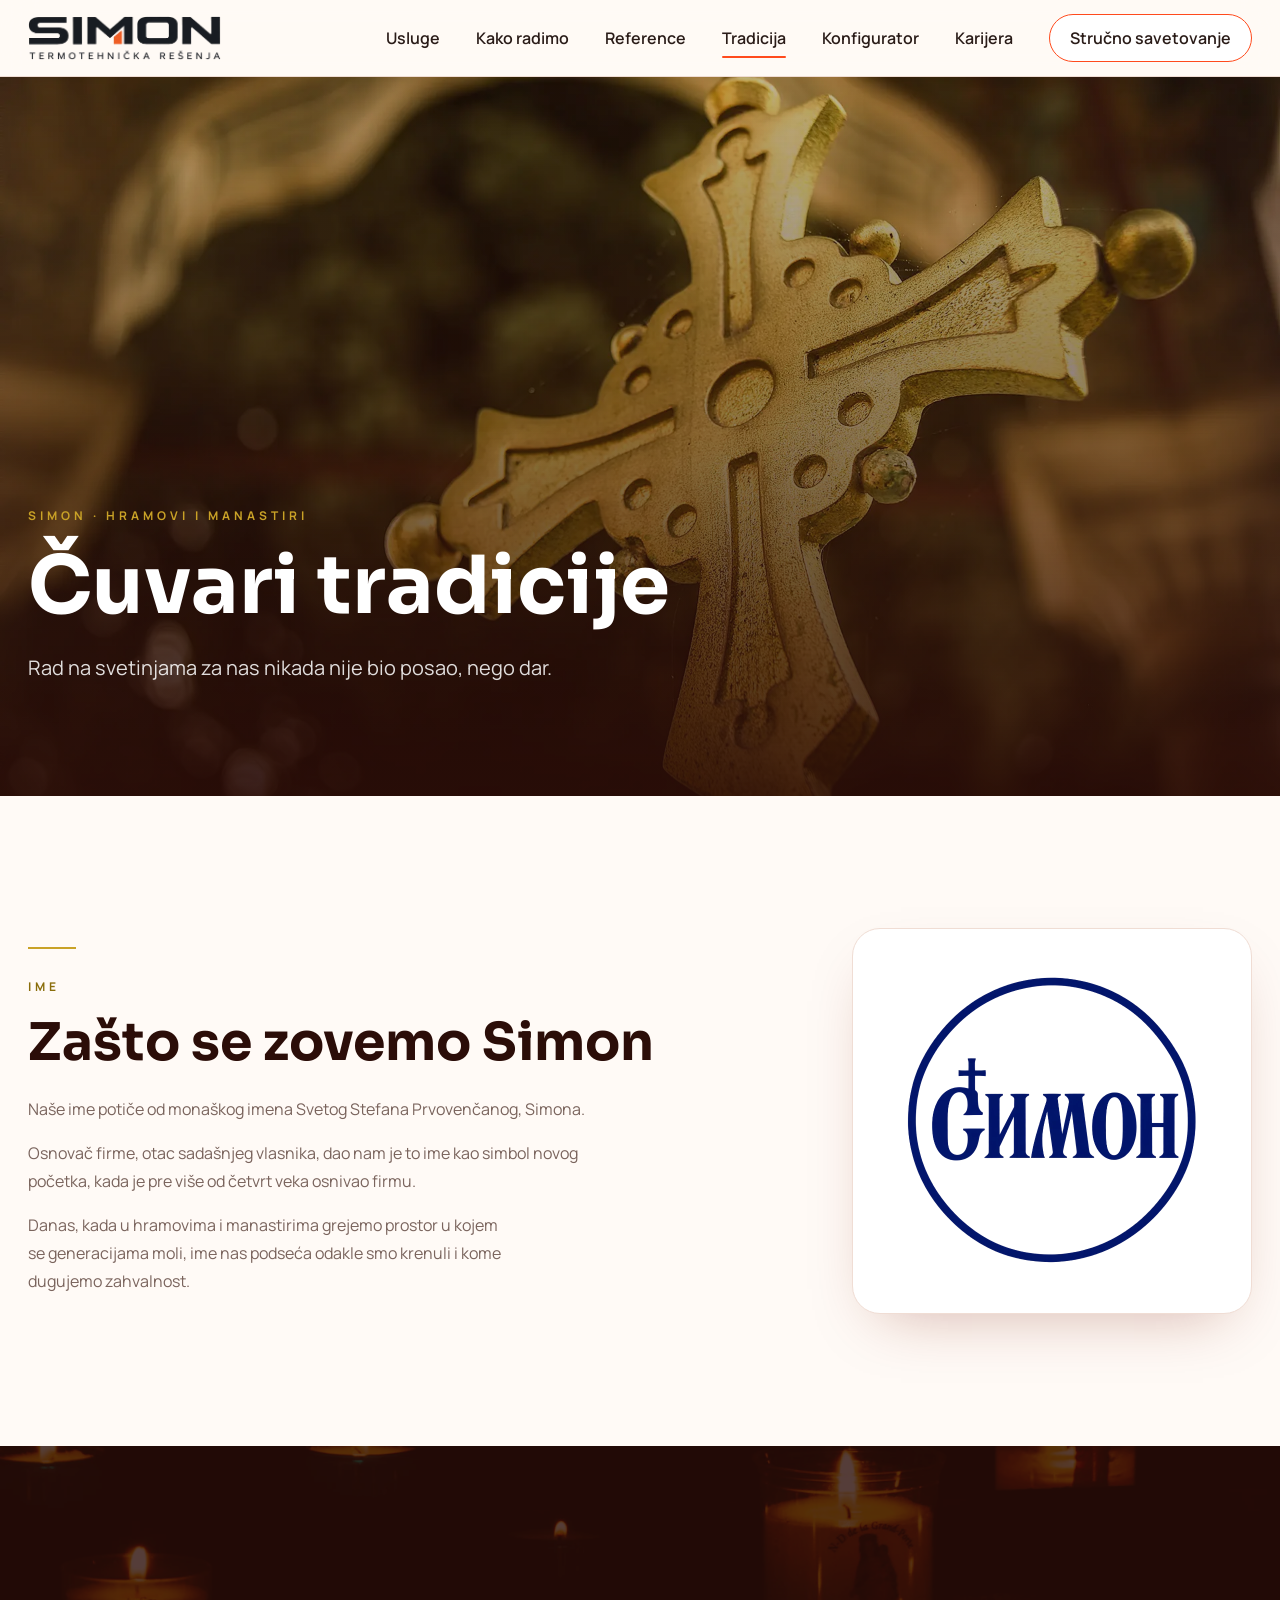
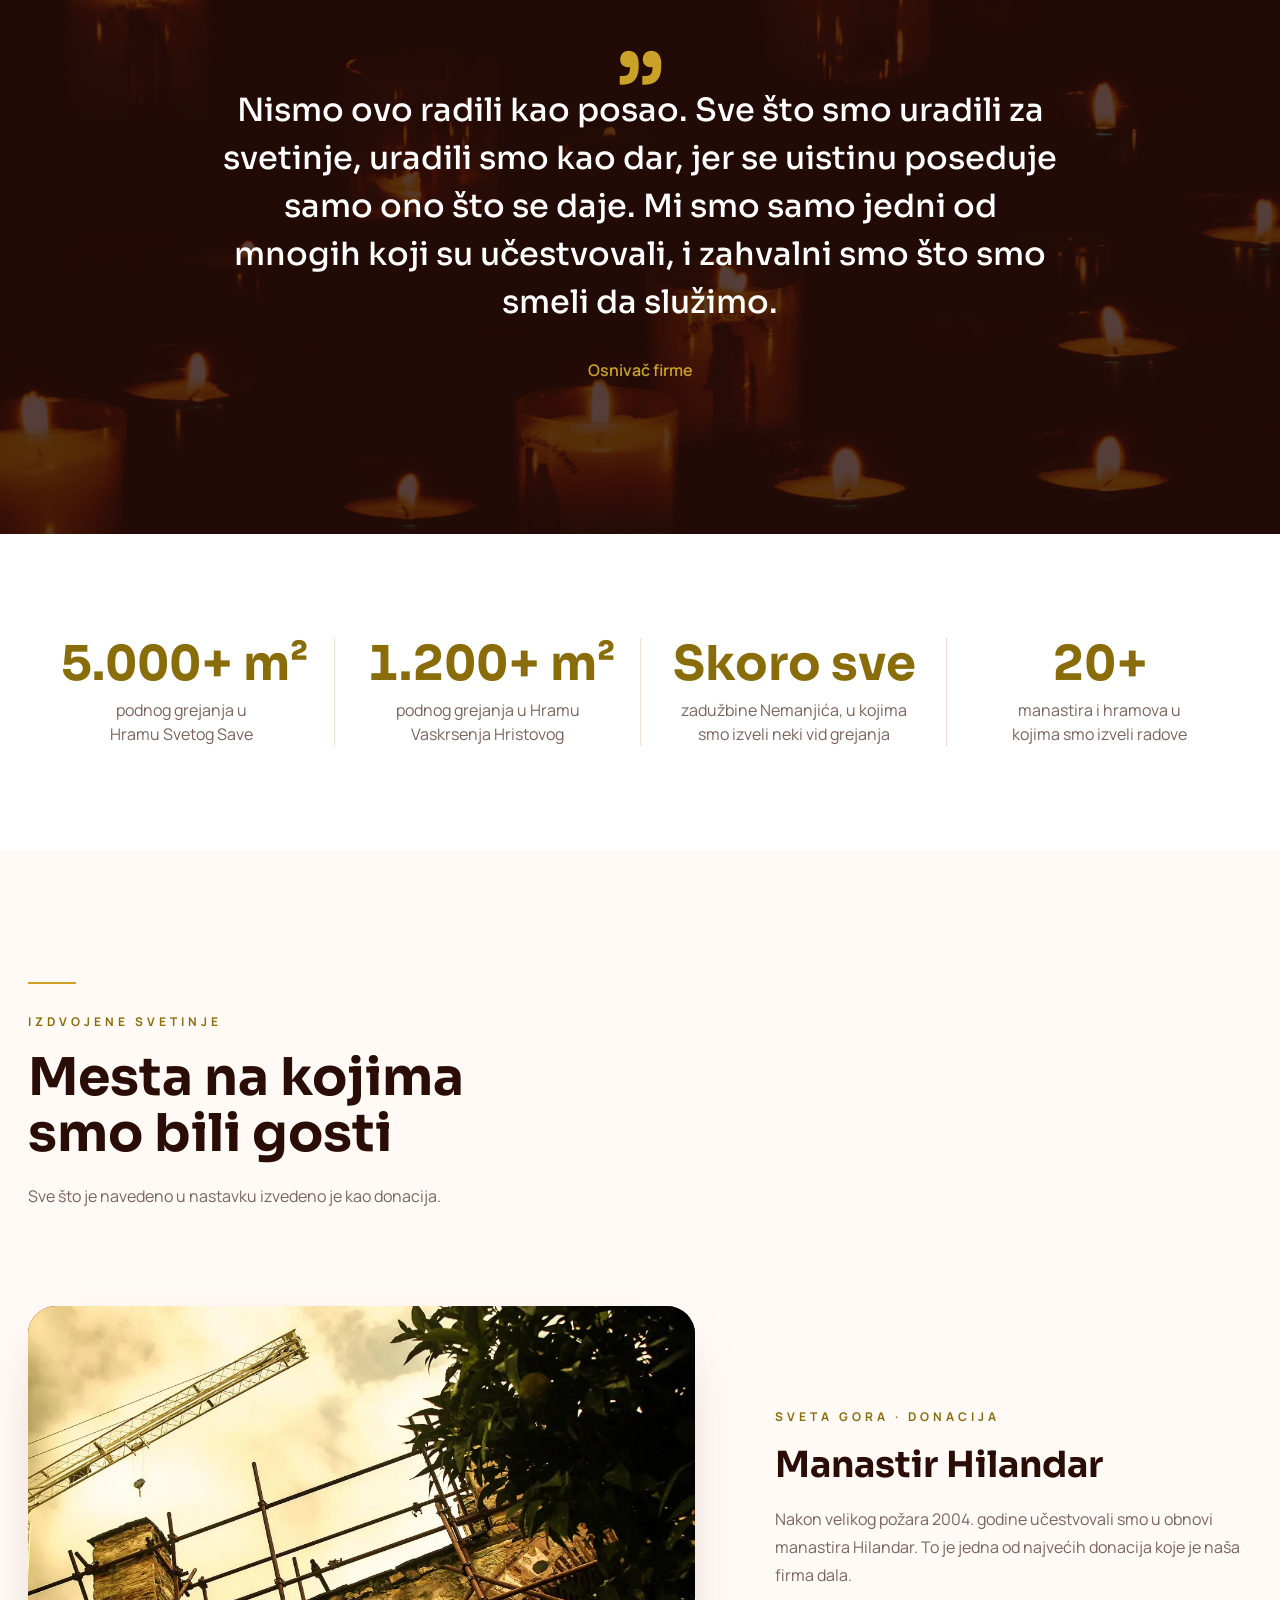
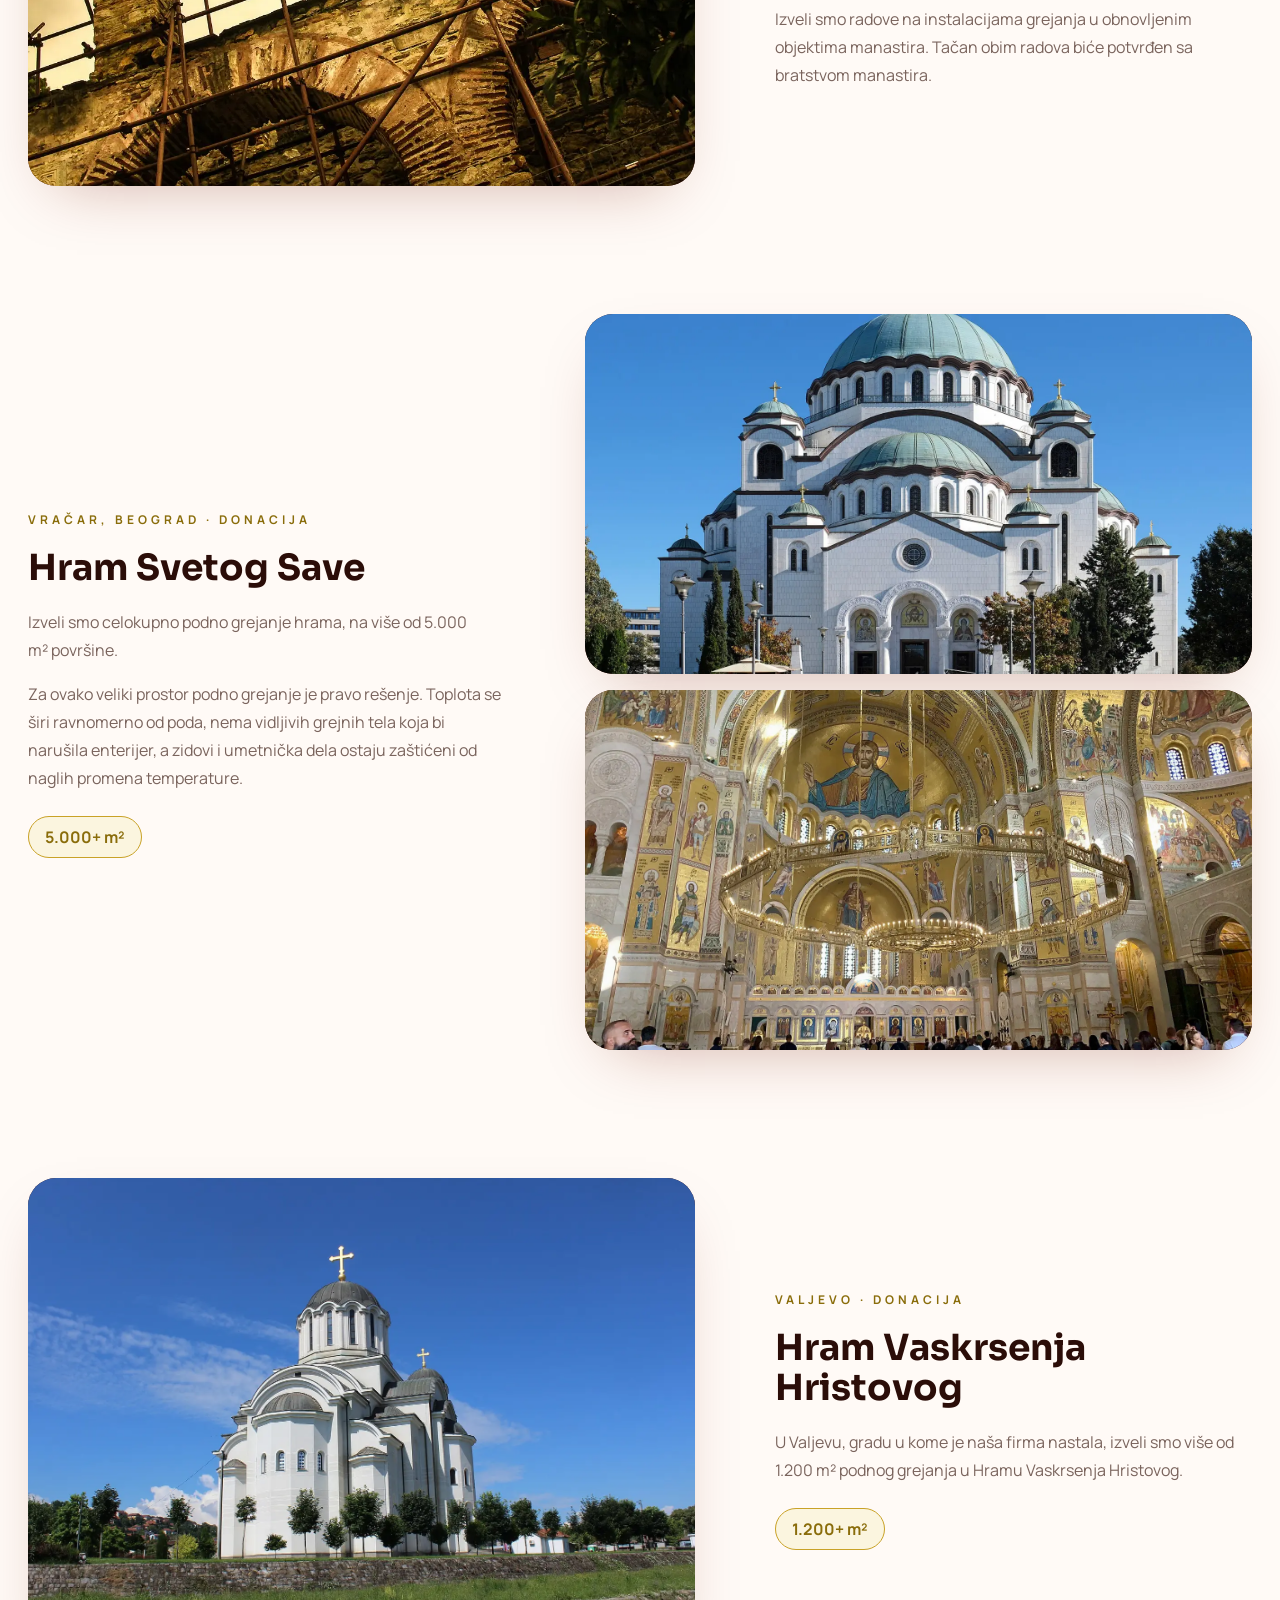
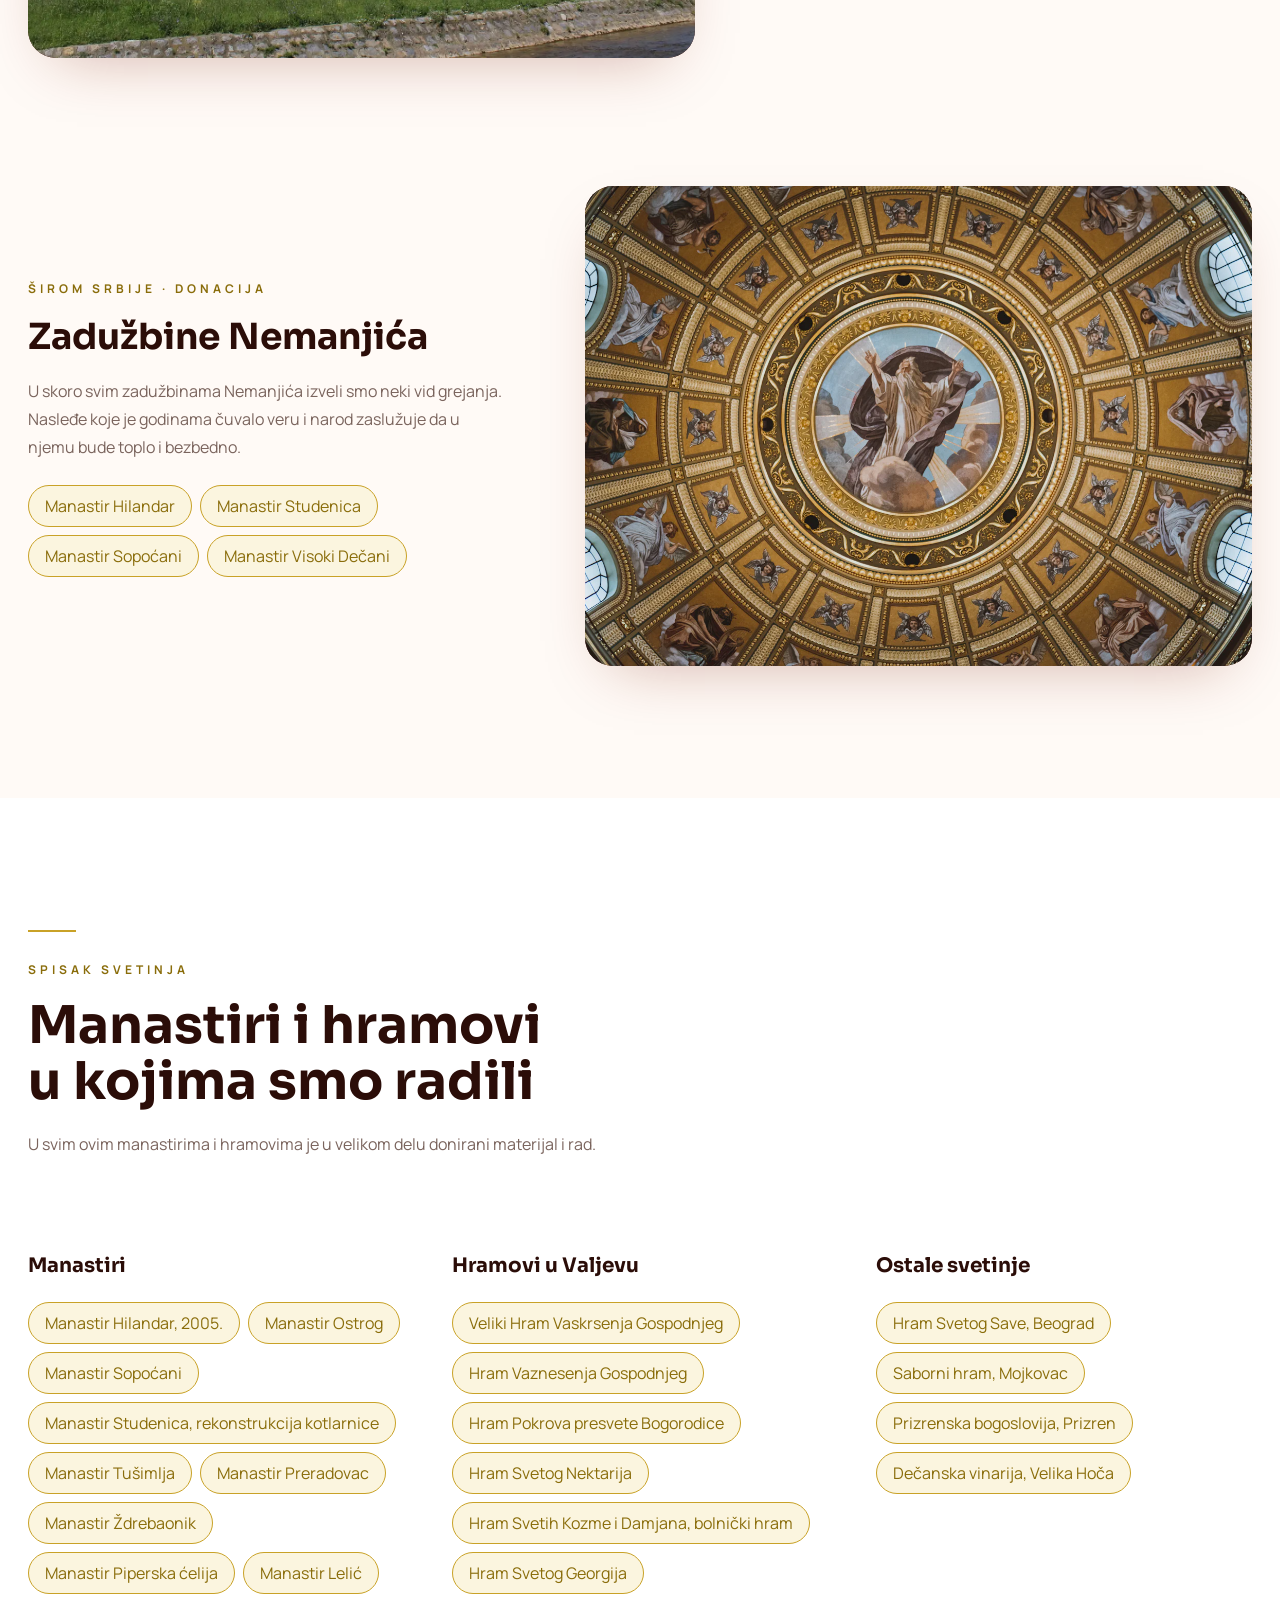
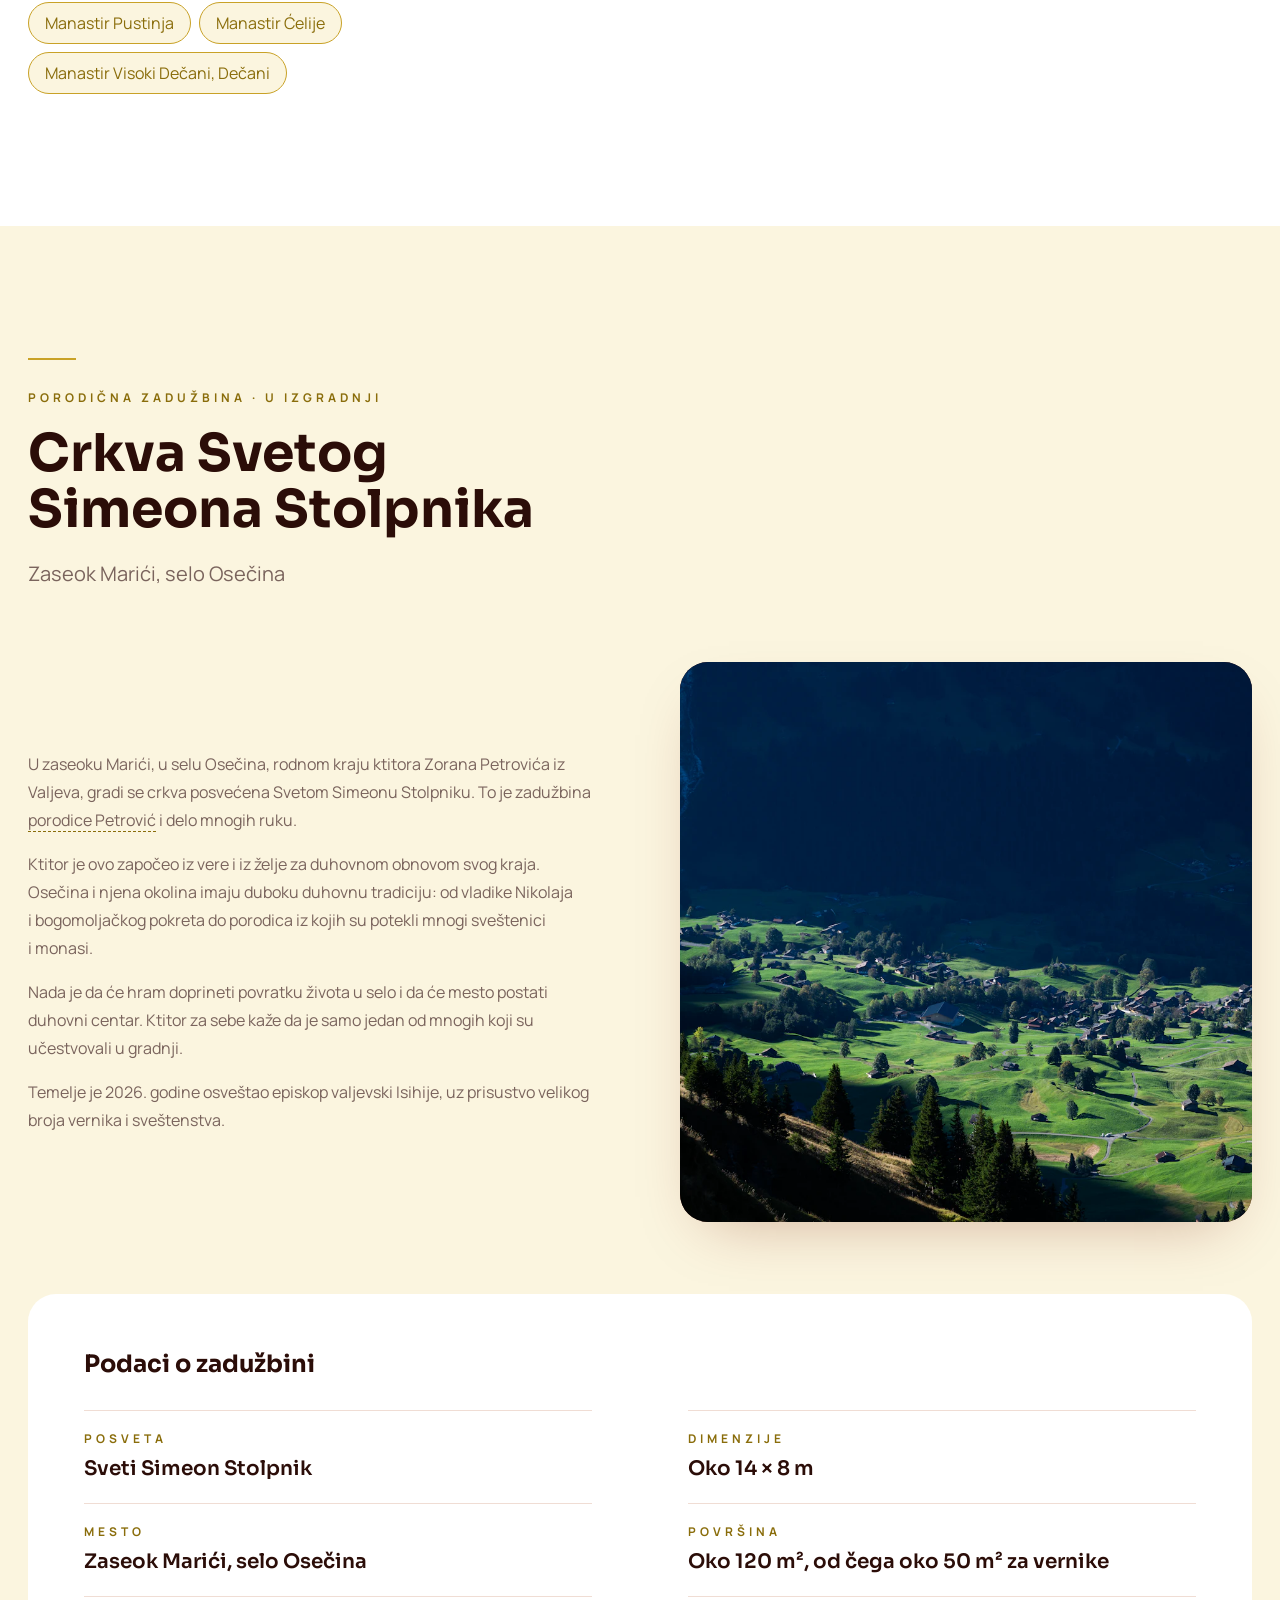
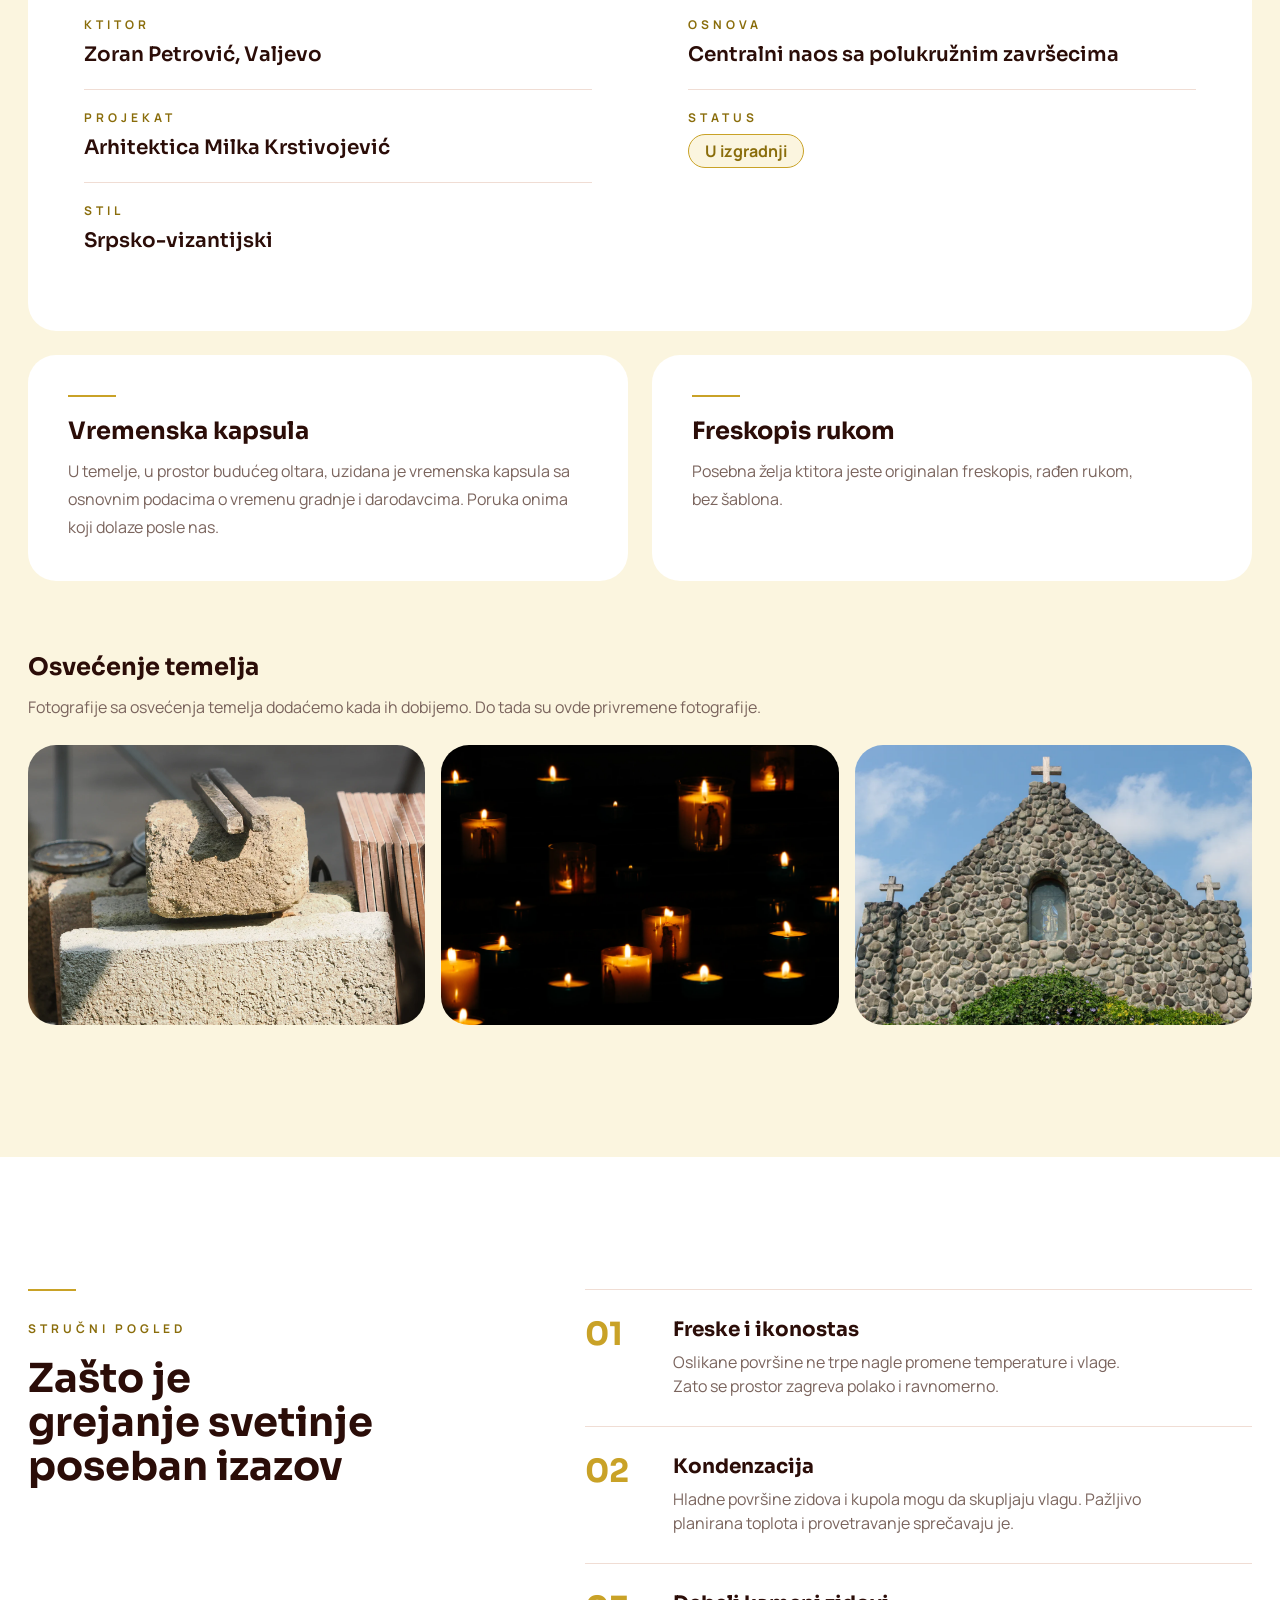
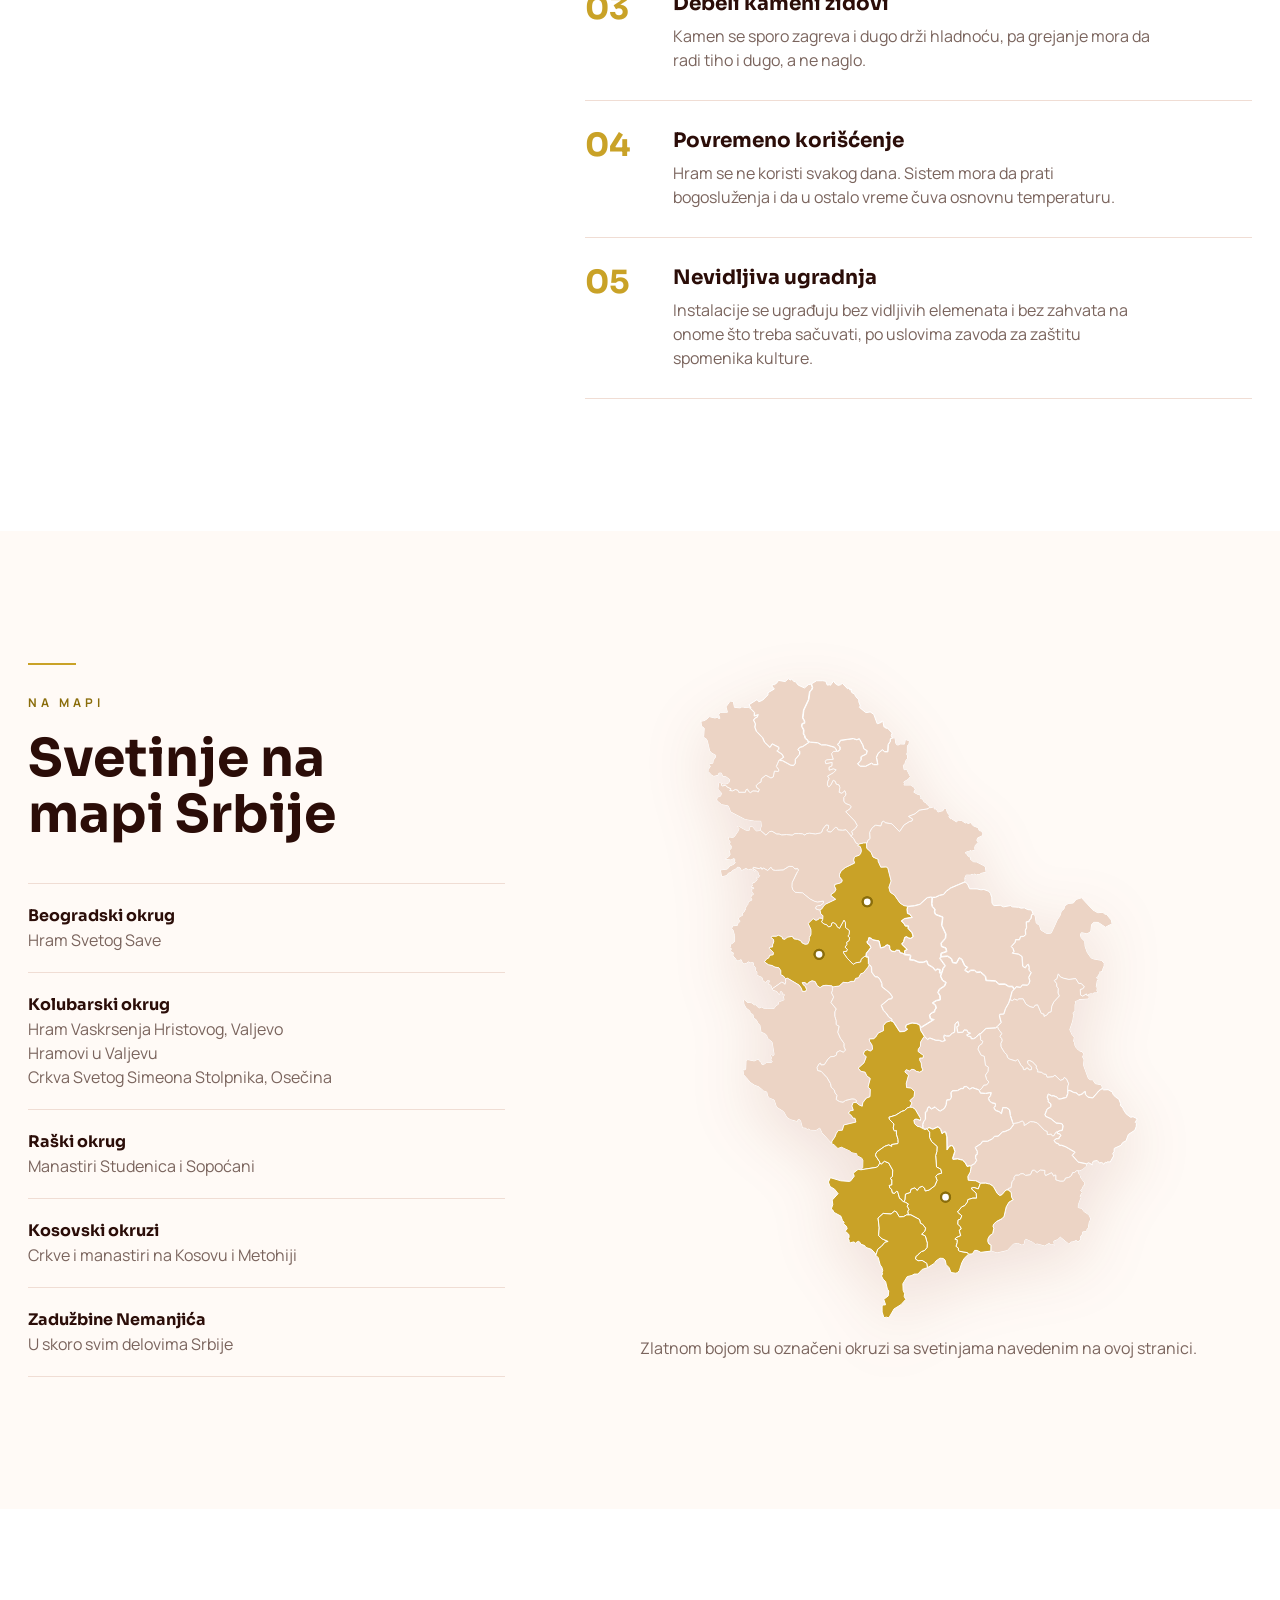
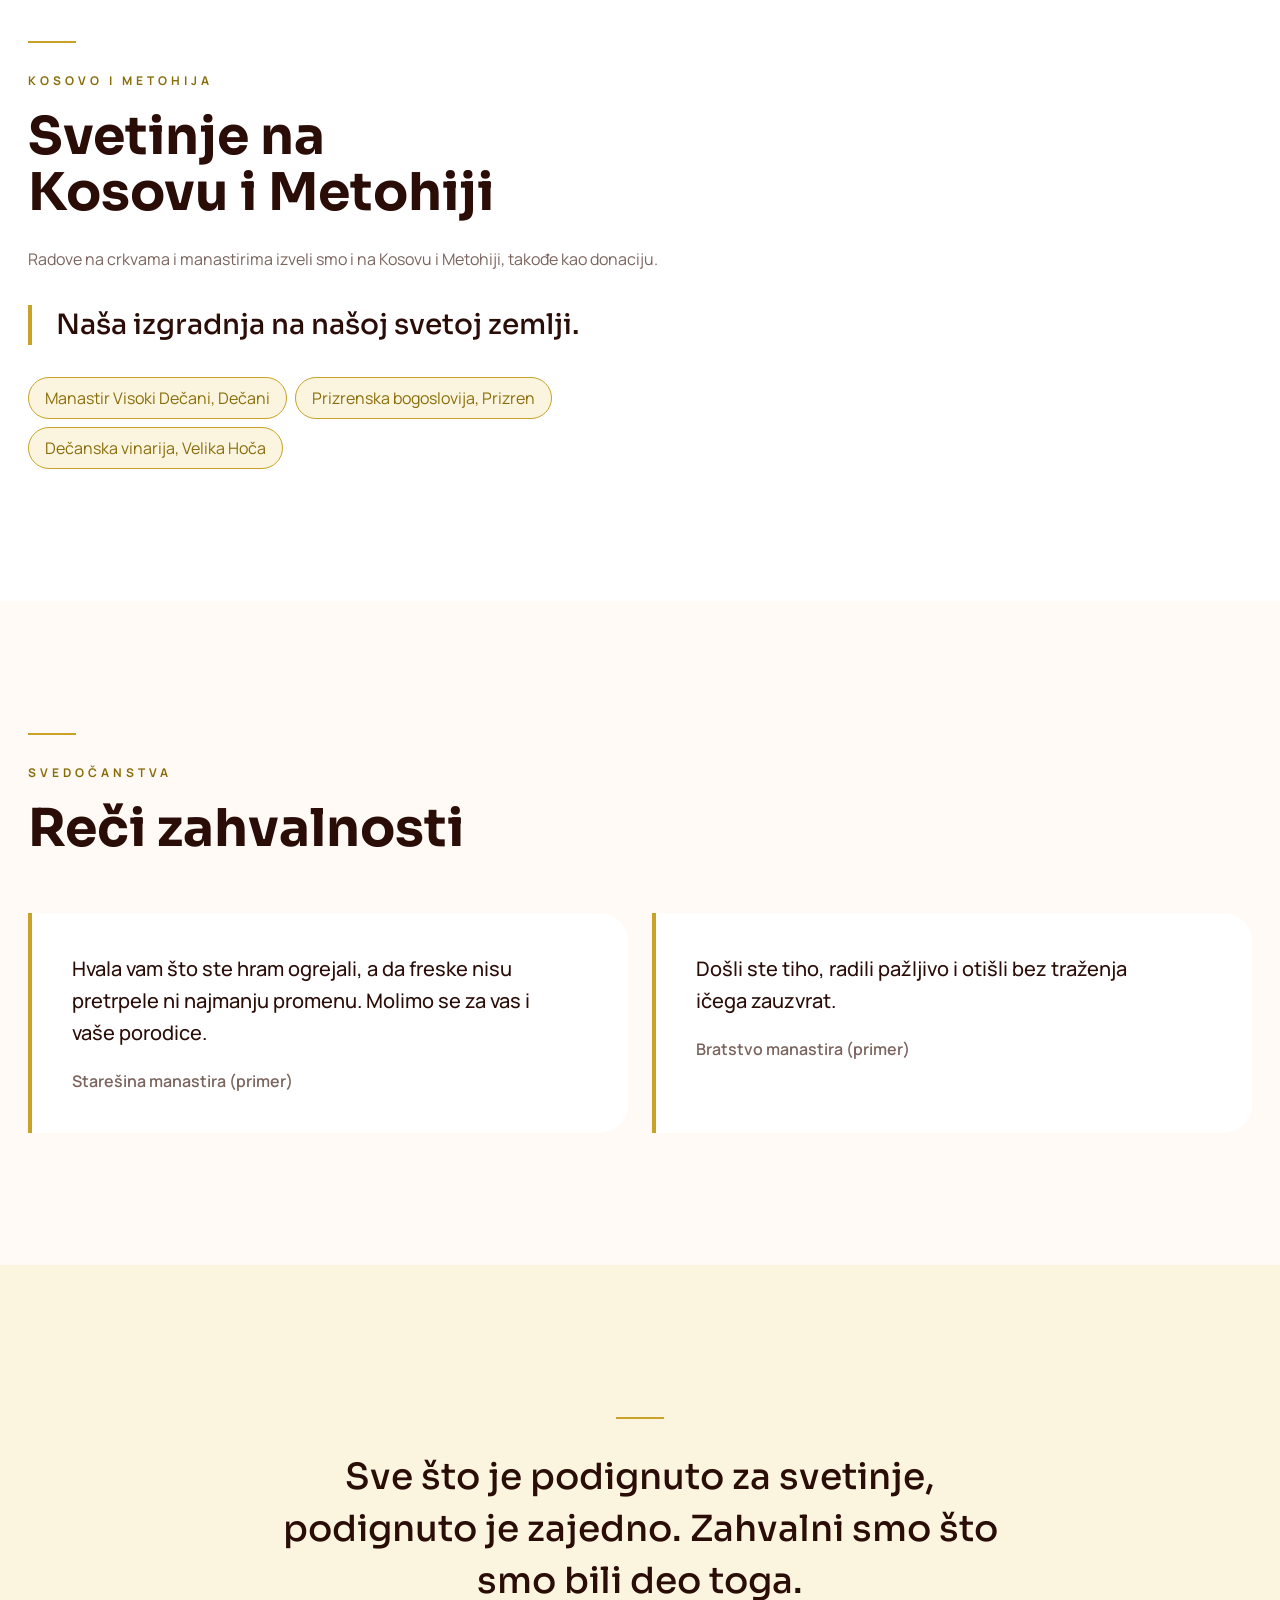
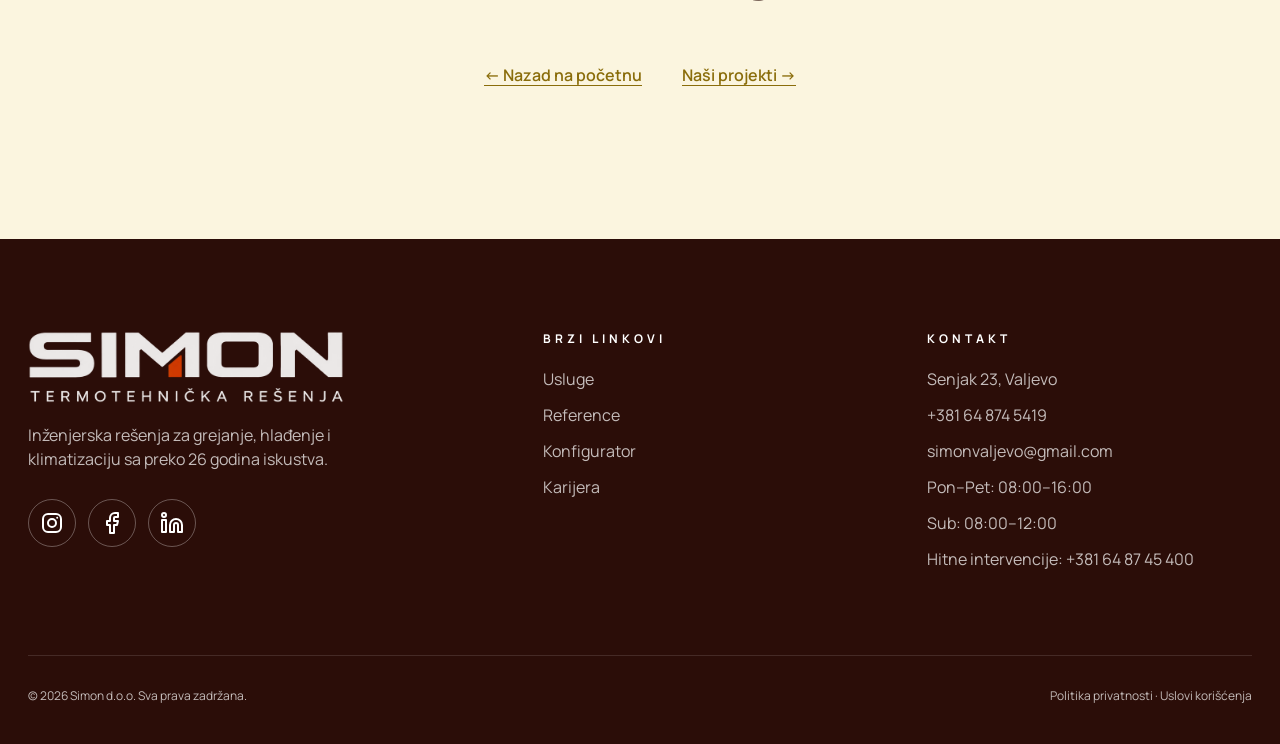
<file: cuvari-tradicije/index.html>
<!doctype html>
<html lang="sr">
<head>
<meta charset="utf-8">
<meta name="viewport" content="width=device-width,initial-scale=1">
<title>Čuvari tradicije – rad na hramovima i manastirima | Simon</title>
<meta name="description" content="Radove na hramovima i manastirima firma Simon iz Valjeva i porodica vlasnika izveli su kao donaciju. Priča o imenu, o Hramu Svetog Save, Hilandaru i crkvi Svetog Simeona Stolpnika u Osečini.">
<meta property="og:type" content="website">
<meta property="og:locale" content="sr_RS">
<meta property="og:site_name" content="Simon d.o.o.">
<meta property="og:title" content="Čuvari tradicije | Simon">
<meta property="og:description" content="Rad na svetinjama za nas je dar, a ne posao. Priča o imenu Simon i o hramovima u kojima smo služili.">
<!-- TODO: og:image mora biti apsolutni URL (https://...) kada se zna adresa sajta -->
<meta property="og:image" content="../assets/tradicija/hero-hilandar.webp">
<meta name="twitter:card" content="summary_large_image">
<link rel="icon" href="data:image/svg+xml,<svg xmlns='http://www.w3.org/2000/svg' viewBox='0 0 32 32'><rect width='32' height='32' rx='8' fill='%23ff4a1c'/><text x='16' y='24' font-size='20' font-weight='800' text-anchor='middle' fill='white' font-family='sans-serif'>S</text></svg>">
<link rel="preconnect" href="https://fonts.googleapis.com">
<link rel="preconnect" href="https://fonts.gstatic.com" crossorigin>
<link href="https://fonts.googleapis.com/css2?family=Manrope:wght@400;500;600;700&family=Sora:wght@500;600;700;800&display=swap" rel="stylesheet">
<style>
:root{
  --orange:#ff4a1c; --orange-d:#e03a10; --orange-soft:#fff0ea;
  --brown:#2b0d08; --brown-2:#4a1810; --ink:#2a1c18; --muted:#7a645d;
  --cream:#fffaf6; --line:#f0ddd4; --gold:#c9a227; --white:#fff;
  --r-lg:28px; --r-md:16px; --r-sm:12px;
  --shadow:0 24px 60px -28px rgba(120,30,10,.35);
}
*{box-sizing:border-box;margin:0}
html{scroll-behavior:smooth}
body{font-family:Manrope,system-ui,sans-serif;color:var(--ink);background:var(--cream);line-height:24px;-webkit-font-smoothing:antialiased}
h1,h2,h3{font-family:Sora,sans-serif;line-height:32px;letter-spacing:0;text-wrap:balance}
p,li,small{text-wrap:pretty}
a{color:inherit;text-decoration:none}
.wrap{max-width:1440px;margin:0 auto;padding:0 28px}
.skip{position:absolute;left:-1000px;top:8px;background:var(--orange);color:#fff;padding:12px 16px;border-radius:8px;z-index:100}
.skip:focus{left:8px}
:focus-visible{outline:4px solid var(--orange);outline-offset:4px;border-radius:8px}

/* buttons */
.btn{display:inline-flex;align-items:center;gap:12px;font:600 16px Manrope;padding:16px 28px;border-radius:1000px;border:0;cursor:pointer;transition:transform .2s,background .2s,box-shadow .2s}
.btn:active{transform:scale(.97)}
.btn-primary{background:var(--orange);color:#fff;box-shadow:0 16px 32px -12px rgba(255,74,28,.7)}
.btn-primary:hover{background:var(--orange-d);transform:translateY(-4px)}
.btn-gold{min-width:240px;justify-content:center;background:linear-gradient(var(--gold),var(--gold)) no-repeat left center/0% 100%,rgba(201,162,39,.3);color:var(--brown);border:1px solid var(--gold);box-shadow:none;transition:background-size .4s cubic-bezier(.4,0,.2,1),color .4s cubic-bezier(.2,.7,.2,1)}
.btn-gold:hover{background-size:100% 100%;transform:none}
.btn-light{background:rgba(255,255,255,.12);color:#fff;border:1px solid rgba(255,255,255,.3);backdrop-filter:blur(8px)}
.btn-light:hover{background:rgba(255,255,255,.22)}
.link{font-weight:700;color:var(--orange);display:inline-flex;gap:8px;align-items:center}
.link:hover{gap:12px}
.link{transition:gap .2s}

/* nav */
header{position:fixed;inset:0 0 auto 0;z-index:48;transition:background .3s,box-shadow .3s}
header.solid{background:rgba(255,250,246,.9);backdrop-filter:blur(16px);box-shadow:0 1px 0 var(--line)}
.nav{display:flex;align-items:center;justify-content:space-between;height:76px}
.logo{font:800 28px/32px Sora;color:#fff;transition:color .3s}
.logo b{color:var(--orange)}
header.solid .logo{color:var(--brown)}
.logo{display:block;line-height:0}.logo img{display:block;height:44px;width:auto}
@media(max-width:560px){.logo img{height:36px}}
.menu{display:flex;gap:36px;align-items:center}
.menu a{font-weight:600;font-size:16px;color:rgba(255,255,255,.88);transition:color .2s}
header.solid .menu a{color:var(--ink)}
.menu a:hover{color:var(--orange)}
.menu a:not(.btn){position:relative}
.menu a:not(.btn)::after{content:"";position:absolute;left:0;right:0;bottom:-8px;height:2px;border-radius:1000px;background:var(--orange);transform:scaleX(0);transform-origin:left;transition:transform .3s cubic-bezier(.2,.7,.2,1)}
.menu a:not(.btn):hover::after,.menu a:not(.btn):focus-visible::after{transform:scaleX(1)}
.menu .btn{padding:12px 20px;font-size:16px;color:#fff}
.menu .btn.btn-primary{background:var(--white);color:var(--ink);border:1px solid var(--orange);box-shadow:none;transition:background .4s,border-color .4s,color .4s}
.menu .btn.btn-primary:hover{background:var(--orange);border-color:var(--orange);color:#fff!important;transform:none}
.burger{display:none;background:none;border:0;color:#fff;font-size:28px;cursor:pointer}
header.solid .burger{color:var(--brown)}

footer{background:var(--brown);color:rgba(255,255,255,.72);padding:92px 0 36px}
.f-grid{display:grid;grid-template-columns:1.4fr 1fr 1fr;gap:60px}
footer .logo{font-size:56px;line-height:0;color:#fff}footer .logo img{height:72px}@media(max-width:560px){footer .logo img{height:60px}}
footer h4{font:700 12px/16px Manrope;letter-spacing:4px;text-transform:uppercase;color:#fff;margin-bottom:20px}
footer li{list-style:none;margin-bottom:12px;font-size:16px}
footer ul{padding:0}
footer .socs{display:flex;flex-wrap:wrap;gap:12px;margin-top:28px}
footer .soc{display:inline-flex;align-items:center;gap:12px;font-weight:600;font-size:16px;line-height:24px;color:#fff;transition:color .4s}
footer .soc-ic{display:grid;place-items:center;width:48px;height:48px;border-radius:1000px;border:1px solid rgba(255,255,255,.3);color:#fff;transition:color .4s,border-color .4s}
footer .soc-ic svg{width:24px;height:24px;fill:none;stroke:currentColor;stroke-width:2;stroke-linecap:round;stroke-linejoin:round}
footer .soc:hover .soc-ic{color:var(--orange);border-color:var(--orange)}
footer a:hover{color:var(--orange)}
.copy{margin-top:72px;padding-top:28px;border-top:1px solid rgba(255,255,255,.12);display:flex;justify-content:space-between;font-size:12px;flex-wrap:wrap;gap:12px}
/* reveal */
.rv{opacity:0;transform:translateY(28px);transition:opacity .8s cubic-bezier(.2,.7,.2,1),transform .8s cubic-bezier(.2,.7,.2,1)}
.rv.in{opacity:1;transform:none}
@media(prefers-reduced-motion:reduce){.menu a::after{transition:none}.pins .ring{animation:none;opacity:0}.rv{opacity:1;transform:none;transition:none}.pin{animation:none}html{scroll-behavior:auto}}


/* ---- stranica Cuvari tradicije ---- */
[hidden]{display:none!important}
:root{--gold-d:#8a6d0b;--gold-soft:#fbf5df}
.eyebrow{display:inline-block;font:700 12px/16px Manrope;letter-spacing:4px;text-transform:uppercase;color:var(--gold-d);margin-bottom:20px}
.menu a[aria-current=page]{color:var(--orange)}
.menu a[aria-current=page]::after{transform:scaleX(1)}
.gline{display:block;width:48px;height:2px;background:var(--gold);margin:0 0 24px}
.t-sec{padding:132px 0}
.t-sec h2{font-size:52px;line-height:56px;font-weight:700;color:var(--brown)}
.t-sec p{font-size:16px;line-height:28px;color:var(--muted)}
.t-sec p+p{margin-top:16px}
.t-anchor{scroll-margin-top:108px}
.ph-tag{display:inline;border-bottom:1px dashed var(--gold-d)}
figure{margin:0}
figcaption{margin-top:12px;font-size:12px;line-height:16px;color:var(--muted)}
figcaption a{text-decoration:underline;text-underline-offset:2px}
.pic{height:480px;border-radius:var(--r-lg);overflow:hidden;background:var(--brown-2);box-shadow:var(--shadow)}
.pic img{width:100%;height:100%;object-fit:cover}

/* hero */
.thero{position:relative;margin-top:76px;display:flex;min-height:min(720px,calc(100dvh - 76px));overflow:hidden;background:var(--brown);color:#fff}
.thero>img{position:absolute;inset:0;width:100%;height:100%;object-fit:cover;animation:slowzoom 24s ease-out both}
@keyframes slowzoom{from{transform:scale(1.08)}to{transform:scale(1)}}
.thero::after{content:"";position:absolute;inset:0;background:linear-gradient(180deg,rgba(43,13,8,.3) 0%,rgba(43,13,8,.55) 50%,rgba(43,13,8,.9) 100%)}
.thero-in{position:relative;z-index:2;width:100%;max-width:1440px;margin:0 auto;padding:0 28px 112px;display:flex;flex-direction:column;justify-content:flex-end}
.thero .eyebrow{color:var(--gold)}
.thero h1{font-size:80px;line-height:84px;font-weight:700;letter-spacing:0;max-width:900px}
.thero p.sub{margin-top:24px;max-width:560px;font-size:20px;line-height:32px;color:rgba(255,255,255,.86)}
.thero .credit{position:absolute;z-index:2;right:28px;bottom:24px;font-size:12px;line-height:16px;color:rgba(255,255,255,.7)}
.thero .credit a{text-decoration:underline;text-underline-offset:2px}

/* ime */
.ime{background:var(--cream)}
.ime-grid{display:grid;grid-template-columns:minmax(0,7fr) minmax(0,5fr);gap:96px;align-items:center}
.ime p{max-width:560px}
.logo-box{display:grid;place-items:center;max-width:400px;margin-left:auto;padding:32px;border:1px solid var(--line);border-radius:var(--r-lg);background:var(--white);box-shadow:var(--shadow)}
.logo-box img{width:100%;height:auto;max-width:320px}

/* osnivac */
.osn{position:relative;overflow:hidden;background:var(--brown);color:#fff;padding:152px 0;text-align:center}
.osn>img{position:absolute;inset:0;width:100%;height:100%;object-fit:cover;opacity:.2}
.osn .wrap{position:relative}
.osn blockquote{margin:0 auto;max-width:840px}
.osn .mark{display:block;font:700 96px/72px Sora;color:var(--gold)}
.osn blockquote p{margin-top:16px;font:500 32px/48px Sora;color:#fff}
.osn cite{display:block;margin-top:32px;font:600 16px/24px Manrope;font-style:normal;color:var(--gold)}

/* brojke */
.num{background:var(--white);padding:104px 0}
.num-grid{display:grid;grid-template-columns:repeat(4,minmax(0,1fr))}
.num-grid div{padding:0 32px;text-align:center}
.num-grid div+div{border-left:1px solid var(--line)}
.num-grid b{display:block;font:700 48px/52px Sora;color:var(--gold-d);font-variant-numeric:tabular-nums;white-space:nowrap}
.num-grid span{display:block;margin-top:8px;font-size:16px;line-height:24px;color:var(--muted);text-wrap:balance}

/* svetinje */
.svet{background:var(--cream)}
.svet-head{max-width:720px;margin-bottom:96px}
.svet-head p{margin-top:20px}
.blk{display:grid;grid-template-columns:minmax(0,7fr) minmax(0,5fr);gap:80px;align-items:center}
.blk+.blk{margin-top:128px}
.blk.rev{grid-template-columns:minmax(0,5fr) minmax(0,7fr)}
.blk.rev .blk-media{order:2}
.blk h3{font:700 36px/40px Sora;color:var(--brown)}
.blk .where{margin-top:8px;font-size:16px;line-height:24px;color:var(--muted)}
.blk p{margin-top:20px}
.duo{display:grid;gap:16px}
.duo .pic{height:360px}.duo .pic+.pic{height:240px}
.duo figcaption{margin-top:0}
.fact{display:inline-block;margin-top:24px;padding:8px 16px;border:1px solid var(--gold);border-radius:1000px;font:700 16px/24px Manrope;color:var(--gold-d);background:var(--gold-soft)}
.zad{list-style:none;padding:0;display:flex;flex-wrap:wrap;gap:8px;margin-top:24px}
.zad li{padding:8px 16px;border:1px dashed var(--gold-d);border-radius:1000px;font-size:16px;line-height:24px;color:var(--gold-d)}
.zad.set li{border:1px solid var(--gold);background:var(--gold-soft)}
.manast{background:var(--white)}
.man-grid{display:grid;grid-template-columns:repeat(3,minmax(0,1fr));gap:48px}
.man-grid h3{font:700 20px/24px Sora;color:var(--brown)}
@media(max-width:980px){.man-grid{grid-template-columns:1fr;gap:40px}}

/* ktitorska crkva */
.kt{background:var(--gold-soft)}
.kt-head{max-width:760px;margin-bottom:72px}
.kt-head .lead{margin-top:20px;font-size:20px;line-height:32px;color:var(--muted)}
.kt-row{display:grid;grid-template-columns:minmax(0,1fr) minmax(0,1fr);gap:80px;align-items:center}
.kt .pic{height:560px}
.kt h3{font:700 24px/28px Sora;color:var(--brown);margin-bottom:12px}
.kt-data{margin-top:72px;padding:56px;background:var(--white);border-radius:var(--r-lg)}
.kt-data h3{margin-bottom:32px}
.kt-data dl{margin:0;column-count:2;column-gap:96px}
.kt-data dl div{break-inside:avoid;padding:20px 0;border-top:1px solid var(--line)}
.kt-data dt{font:700 12px/16px Manrope;letter-spacing:4px;text-transform:uppercase;color:var(--gold-d)}
.kt-data dd{margin:8px 0 0;font:600 20px/28px Sora;color:var(--brown)}
.kt-data dd.st{display:inline-block;padding:4px 16px;border-radius:1000px;background:var(--gold-soft);border:1px solid var(--gold);font:700 16px/24px Manrope;color:var(--gold-d)}
.kt-cards{display:grid;grid-template-columns:repeat(2,minmax(0,1fr));gap:24px;margin-top:24px}
.kt-card{padding:40px;background:var(--white);border-radius:var(--r-lg)}
.kt-card::before{content:"";display:block;width:48px;height:2px;background:var(--gold);margin-bottom:20px}
.kt-card p{margin:0}
.kt-photos{margin-top:72px}
.kt-photos h3{margin-bottom:12px}
.kt-grid{display:grid;grid-template-columns:repeat(3,minmax(0,1fr));gap:16px;margin-top:24px}
.kt-grid figure{position:relative}
.kt-grid .pic{height:280px;box-shadow:none}
.kt-grid figcaption{position:absolute;left:16px;bottom:16px;margin:0;padding:4px 12px;border-radius:1000px;background:rgba(255,255,255,.92);color:var(--brown);font-weight:600}

/* izazov */
.chal{background:var(--white)}
.chal-layout{display:grid;grid-template-columns:minmax(0,5fr) minmax(0,7fr);gap:80px;align-items:start}
.chal-head h2{font-size:40px;line-height:44px;text-wrap:balance}
@media(min-width:981px){.chal-head h2 span{display:block}}
.chal-grid{counter-reset:c;border-bottom:1px solid var(--line)}
.chal-item{display:grid;grid-template-columns:64px minmax(0,1fr);gap:24px;padding:28px 0;border-top:1px solid var(--line)}
.chal-item::before{counter-increment:c;content:"0" counter(c);font:700 32px/32px Sora;color:var(--gold)}
.chal-item h3{font:700 20px/24px Sora;color:var(--brown);margin-bottom:8px}
.chal-item p{margin:0;max-width:480px;font-size:16px;line-height:24px;text-wrap:pretty}

/* mapa */
.mapa{background:var(--cream)}
.mapa-grid{display:grid;grid-template-columns:minmax(0,5fr) minmax(0,7fr);gap:80px;align-items:center}
.mapa-list{list-style:none;padding:0;margin-top:40px}
.mapa-list li{padding:20px 0;border-top:1px solid var(--line)}
.mapa-list li:last-child{border-bottom:1px solid var(--line)}
.mapa-list b{display:block;font:700 16px/24px Sora;color:var(--brown)}
.mapa-list a{display:block;font-size:16px;line-height:24px;color:var(--muted);transition:color .4s}
.mapa-list a:hover{color:var(--gold-d)}
.map{position:relative;height:640px}
.map svg{position:absolute;inset:0;width:100%;height:100%}
.srb-map{filter:drop-shadow(0 20px 32px rgba(120,30,10,.12))}
.okrug{fill:#ecd4c5;stroke:#fff;stroke-width:1;vector-effect:non-scaling-stroke;stroke-linejoin:round;transition:fill .4s}
.okrug.hl{fill:var(--gold);cursor:pointer}
.okrug.hl:hover{filter:brightness(1.08)}
.okrug:focus-visible{stroke:var(--brown);stroke-width:2}
.srb-map :focus,.srb-map :focus-visible{outline:none!important}
.pins .dot{fill:#fff;stroke:var(--gold-d);stroke-width:2}
.pins .ring{fill:none;stroke:var(--gold-d);stroke-width:2;animation:ring 3s ease-out infinite}
@keyframes ring{from{r:4;opacity:.8}to{r:16;opacity:0}}
.map-tip{position:absolute;z-index:2;pointer-events:none;background:var(--brown);color:#fff;font:600 12px/16px Manrope;padding:8px 12px;border-radius:8px;white-space:nowrap;opacity:0;transform:translate(-50%,calc(-100% - 16px));transition:opacity .2s}
.map-tip.on{opacity:1}
.map-note{margin-top:16px;font-size:12px;line-height:16px;color:var(--muted);text-align:center}

/* kosovo */
.kos{background:var(--white)}
.kos-in{max-width:720px}
.kos .zad{margin-top:32px}
.kos .zemlja{margin-top:32px;padding-left:24px;border-left:4px solid var(--gold);font:500 28px/40px Sora;color:var(--brown)}

/* svedocanstva */
.sved{background:var(--cream)}
.sved-grid{display:grid;grid-template-columns:repeat(2,minmax(0,1fr));gap:24px;margin-top:56px}
.sved blockquote{margin:0;padding:40px;background:var(--white);border-left:4px solid var(--gold);border-radius:0 var(--r-lg) var(--r-lg) 0}
.sved blockquote p{font:500 20px/32px Manrope;color:var(--brown)}
.sved cite{display:block;margin-top:20px;font:600 16px/24px Manrope;font-style:normal;color:var(--muted)}

/* zavrsetak */
.kraj{background:var(--gold-soft);padding:152px 0;text-align:center}
.kraj .gline{margin:0 auto 32px}
.kraj p.mis{max-width:760px;margin:0 auto;font:500 36px/52px Sora;color:var(--brown)}
.kraj-links{display:flex;justify-content:center;gap:16px 40px;flex-wrap:wrap;margin-top:56px}
.kraj-links a{font:600 16px/24px Manrope;color:var(--gold-d);text-decoration:underline;text-underline-offset:4px;transition:color .4s}
.kraj-links a:hover{color:var(--brown)}
.credits{background:var(--cream);padding:40px 0;font-size:12px;line-height:16px;color:var(--muted)}
.credits p{max-width:960px}
.credits a{text-decoration:underline;text-underline-offset:2px}

/* sporije, mirnije pojavljivanje */
.rv{transform:translateY(16px);transition:opacity 1.1s cubic-bezier(.2,.7,.2,1),transform 1.1s cubic-bezier(.2,.7,.2,1)}
@media(prefers-reduced-motion:reduce){.thero>img{animation:none}.pins .ring{animation:none;opacity:0}}

@media(max-width:1100px){
  .menu{display:none;position:absolute;top:76px;left:0;right:0;background:var(--cream);flex-direction:column;padding:28px;gap:20px;box-shadow:0 20px 40px -20px rgba(0,0,0,.3)}
  .menu.open{display:flex}.menu a{color:var(--ink)!important}
  .menu a[aria-current=page]{color:var(--orange)!important}
  .burger{display:block}
}
@media(max-width:980px){
  .f-grid{grid-template-columns:1fr}
  .t-sec{padding:96px 0}
  .t-sec h2{font-size:40px;line-height:44px}
  .ime-grid,.blk,.kt-row,.mapa-grid{grid-template-columns:minmax(0,1fr);gap:48px}
  .blk.rev{grid-template-columns:minmax(0,1fr)}
  .blk .blk-media,.blk.rev .blk-media{order:2}
  .blk{gap:40px}
  .blk+.blk{margin-top:96px}
  .num-grid{grid-template-columns:repeat(2,minmax(0,1fr));gap:40px 0}
  .num-grid div:nth-child(3){border-left:0;padding-left:0}
  .kt-data dl{column-gap:56px}
  .kt-cards,.sved-grid,.chal-layout{grid-template-columns:minmax(0,1fr)}
  .chal-layout{gap:40px}
  .thero h1{font-size:64px;line-height:68px}
}
@media(max-width:560px){
  .wrap{padding:0 20px}
  .thero{min-height:560px}
  .thero-in{padding:0 20px 72px}
  .thero h1{font-size:32px;line-height:36px;letter-spacing:0;white-space:nowrap}
  .thero p.sub{margin-top:20px;font-size:16px;line-height:28px}
  .thero .credit{left:20px;right:20px;bottom:16px}
  .t-sec{padding:72px 0}
  .t-sec h2{font-size:32px;line-height:36px}
  .logo-box{max-width:280px;margin:0 auto;padding:24px}
  .osn{padding:96px 0}
  .osn blockquote p{font-size:24px;line-height:36px}
  .osn .mark{font-size:72px;line-height:56px}
  .num{padding:72px 0}
  .num-grid{grid-template-columns:minmax(0,1fr);gap:0}
  .num-grid div{text-align:left}
  .num-grid b{font-size:32px;line-height:36px}
  .num-grid div,.num-grid div+div,.num-grid div:first-child,.num-grid div:nth-child(3){padding:24px 0;border-left:0;border-top:1px solid var(--line)}
  .num-grid div:first-child{border-top:0;padding-top:0}
  .num-grid span{max-width:320px}
  .svet-head{margin-bottom:56px}
  .pic{height:280px}
  .duo .pic{height:240px}.duo .pic+.pic{height:200px}
  .kt .pic{height:320px}
  .blk h3{font-size:28px;line-height:32px}
  .kt-head{margin-bottom:48px}
  .kt-head .lead{font-size:16px;line-height:28px}
  .kt-data{padding:32px 24px;margin-top:48px}
  .kt-data h3{margin-bottom:16px}
  .kt-data dl{column-count:1}
  .kt-data dd{font-size:16px;line-height:24px}
  .kt-card{padding:24px}
  .kt-photos{margin-top:48px}
  .kt-grid{grid-template-columns:minmax(0,1fr)}
  .kt-grid .pic{height:200px}
  .map{height:480px}
  .sved blockquote{padding:24px}
  .sved blockquote p{font-size:16px;line-height:28px}
  .kraj{padding:96px 0}
  .kraj p.mis{font-size:24px;line-height:36px}
  .kos .zemlja{margin-top:24px;padding-left:16px;font-size:20px;line-height:32px}
}
</style>
</head>
<body>
<a class="skip" href="#ime">Preskoči na sadržaj</a>
<header id="hdr" class="solid">
  <div class="wrap nav">
    <a href="../" class="logo" aria-label="Simon – početna"><img src="../assets/logo-simon.webp" alt="" width="800" height="182"></a>
    <nav class="menu" id="menu" aria-label="Glavna navigacija">
      <a href="../#usluge">Usluge</a>
      <a href="../#proces">Kako radimo</a>
      <a href="../reference/">Reference</a>
      <a href="./" aria-current="page">Tradicija</a>
      <a href="../#konfigurator">Konfigurator</a>
      <a href="../#karijera">Karijera</a>
      <a href="../strucno-savetovanje/" class="btn btn-primary">Stručno savetovanje</a>
    </nav>
    <button class="burger" id="burger" aria-label="Meni" aria-expanded="false">☰</button>
  </div>
</header>
<main>
<section class="thero" aria-labelledby="h1"><img src="../assets/tradicija/hero-hilandar.webp" alt="Pozlaćeni krst u senci lučnih otvora manastira" width="1920" height="1280" decoding="async" fetchpriority="high">
<div class="thero-in"><span class="eyebrow">Simon · hramovi i manastiri</span><h1 id="h1">Čuvari tradicije</h1><p class="sub">Rad na svetinjama za nas nikada nije bio posao, nego dar.</p></div>
</section>
<section class="t-sec ime" id="ime" aria-labelledby="ime-h"><div class="wrap ime-grid">
<div class="rv"><span class="gline"></span><span class="eyebrow">Ime</span><h2 id="ime-h">Zašto se zovemo Simon</h2>
<p style="margin-top:24px">Naše ime potiče od monaškog imena Svetog Stefana Prvovenčanog, Simona.</p>
<p>Osnovač firme, otac sadašnjeg vlasnika, dao nam je to ime kao simbol novog početka, kada je pre više od četvrt veka osnivao firmu.</p>
<p>Danas, kada u hramovima i manastirima grejemo prostor u kojem se generacijama moli, ime nas podseća odakle smo krenuli i kome dugujemo zahvalnost.</p></div>
<div class="rv"><div class="logo-box"><img src="../assets/tradicija/stari-logo.webp" alt="Prvobitni logo firme Simon: ćirilično ime u krugu, sa krstom iznad prvog slova" width="640" height="640" loading="lazy" decoding="async"></div></div>
</div></section>
<section class="osn" id="osnivac" aria-labelledby="osn-h"><img src="../assets/tradicija/svece.webp" alt="Upaljene sveće u mraku" width="1600" height="900" loading="lazy" decoding="async">
<div class="wrap"><h2 id="osn-h" class="visually-hidden" style="position:absolute;width:1px;height:1px;overflow:hidden;clip:rect(0 0 0 0)">Reč osnivača</h2><div class="rv"><blockquote data-placeholder="true"><span class="mark" aria-hidden="true">„</span>
<p>Nismo ovo radili kao posao. Sve što smo uradili za svetinje, uradili smo kao dar, jer se uistinu poseduje samo ono što se daje. Mi smo samo jedni od mnogih koji su učestvovali, i zahvalni smo što smo smeli da služimo.</p>
<cite>Osnivač firme</cite></blockquote></div></div></section>
<section class="num" aria-label="U brojkama"><div class="wrap"><div class="num-grid rv">
<div><b>5.000+ m²</b><span>podnog grejanja u Hramu Svetog Save</span></div>
<div><b>1.200+ m²</b><span>podnog grejanja u Hramu Vaskrsenja Hristovog</span></div>
<div><b>Skoro sve</b><span>zadužbine Nemanjića, u kojima smo izveli neki vid grejanja</span></div>
<div><b>20+</b><span>manastira i hramova u kojima smo izveli radove</span></div>
</div></div></section>
<section class="t-sec svet" id="svetinje" aria-labelledby="svet-h"><div class="wrap">
<div class="svet-head rv"><span class="gline"></span><span class="eyebrow">Izdvojene svetinje</span><h2 id="svet-h">Mesta na kojima smo bili gosti</h2><p>Sve što je navedeno u nastavku izvedeno je kao donacija.</p></div>
<article class="blk t-anchor" id="hilandar"><div class="blk-media rv"><figure><div class="pic"><img src="../assets/tradicija/hilandar.webp" alt="Skele i dizalica uz kameni zid manastira tokom obnove" width="1600" height="818" loading="lazy" decoding="async"></div></figure></div>
<div class="rv"><span class="eyebrow">Sveta Gora · donacija</span><h3>Manastir Hilandar</h3><p>Nakon velikog požara 2004. godine učestvovali smo u obnovi manastira Hilandar. To je jedna od najvećih donacija koje je naša firma dala.</p>
<p data-placeholder="true">Izveli smo radove na instalacijama grejanja u obnovljenim objektima manastira. Tačan obim radova biće potvrđen sa bratstvom manastira.</p></div></article>
<article class="blk rev t-anchor" id="hram-svetog-save"><div class="blk-media rv"><div class="duo"><figure><div class="pic"><img src="../assets/tradicija/hram-svetog-save.webp" alt="Hram Svetog Save na Vračaru, pogled sa strane" width="1600" height="1188" loading="lazy" decoding="async"></div></figure>
<figure><div class="pic"><img src="../assets/tradicija/hram-svetog-save-enterijer.webp" alt="Unutrašnjost hrama sa mozaicima i ikonostasom" width="1600" height="1200" loading="lazy" decoding="async"></div></figure></div></div>
<div class="rv"><span class="eyebrow">Vračar, Beograd · donacija</span><h3>Hram Svetog Save</h3><p>Izveli smo celokupno podno grejanje hrama, na više od 5.000 m² površine.</p>
<p>Za ovako veliki prostor podno grejanje je pravo rešenje. Toplota se širi ravnomerno od poda, nema vidljivih grejnih tela koja bi narušila enterijer, a zidovi i umetnička dela ostaju zaštićeni od naglih promena temperature.</p><span class="fact">5.000+ m²</span></div></article>
<article class="blk t-anchor" id="hram-valjevo"><div class="blk-media rv"><figure><div class="pic"><img src="../assets/tradicija/hram-valjevo.webp" alt="Hram Vaskrsenja Hristovog u Valjevu, beo hram sa kupolama na obali reke" width="1600" height="1067" loading="lazy" decoding="async"></div></figure></div>
<div class="rv"><span class="eyebrow">Valjevo · donacija</span><h3>Hram Vaskrsenja Hristovog</h3><p>U Valjevu, gradu u kome je naša firma nastala, izveli smo više od 1.200 m² podnog grejanja u Hramu Vaskrsenja Hristovog.</p><span class="fact">1.200+ m²</span></div></article>
<article class="blk rev t-anchor" id="zaduzbine-nemanjica"><div class="blk-media rv"><figure><div class="pic"><img src="../assets/tradicija/fresko2.webp" alt="Oslikana kupola crkve sa zlatnim ornamentima" width="1400" height="1050" loading="lazy" decoding="async"></div></figure></div>
<div class="rv"><span class="eyebrow">Širom Srbije · donacija</span><h3>Zadužbine Nemanjića</h3><p>U skoro svim zadužbinama Nemanjića izveli smo neki vid grejanja. Nasleđe koje je godinama čuvalo veru i narod zaslužuje da u njemu bude toplo i bezbedno.</p>
<ul class="zad set" aria-label="Zadužbine u kojima smo radili"><li>Manastir Hilandar</li><li>Manastir Studenica</li><li>Manastir Sopoćani</li><li>Manastir Visoki Dečani</li></ul></div></article>
</div></section>
<section class="t-sec manast t-anchor" id="manastiri" aria-labelledby="man-h"><div class="wrap">
<div class="svet-head rv"><span class="gline"></span><span class="eyebrow">Spisak svetinja</span><h2 id="man-h">Manastiri i hramovi u kojima smo radili</h2><p>U svim ovim manastirima i hramovima je u velikom delu donirani materijal i rad.</p></div>
<div class="man-grid rv">
<div><h3>Manastiri</h3><ul class="zad set" aria-label="Manastiri u kojima smo radili"><li>Manastir Hilandar, 2005.</li><li>Manastir Ostrog</li><li>Manastir Sopoćani</li><li>Manastir Studenica, rekonstrukcija kotlarnice</li><li>Manastir Tušimlja</li><li>Manastir Preradovac</li><li>Manastir Ždrebaonik</li><li>Manastir Piperska ćelija</li><li>Manastir Lelić</li><li>Manastir Pustinja</li><li>Manastir Ćelije</li><li>Manastir Visoki Dečani, Dečani</li></ul></div>
<div><h3>Hramovi u Valjevu</h3><ul class="zad set" aria-label="Hramovi u Valjevu u kojima smo radili"><li>Veliki Hram Vaskrsenja Gospodnjeg</li><li>Hram Vaznesenja Gospodnjeg</li><li>Hram Pokrova presvete Bogorodice</li><li>Hram Svetog Nektarija</li><li>Hram Svetih Kozme i Damjana, bolnički hram</li><li>Hram Svetog Georgija</li></ul></div>
<div><h3>Ostale svetinje</h3><ul class="zad set" aria-label="Ostale svetinje u kojima smo radili"><li>Hram Svetog Save, Beograd</li><li>Saborni hram, Mojkovac</li><li>Prizrenska bogoslovija, Prizren</li><li>Dečanska vinarija, Velika Hoča</li></ul></div>
</div></div></section>
<section class="t-sec kt t-anchor" id="ktitorska-crkva" aria-labelledby="kt-h"><div class="wrap">
<div class="kt-head rv"><span class="gline"></span><span class="eyebrow">Porodična zadužbina · u izgradnji</span><h2 id="kt-h">Crkva Svetog Simeona Stolpnika</h2><p class="lead">Zaseok Marići, selo Osečina</p></div>
<div class="kt-row"><div class="rv"><p>U zaseoku Marići, u selu Osečina, rodnom kraju ktitora Zorana Petrovića iz Valjeva, gradi se crkva posvećena Svetom Simeonu Stolpniku. To je zadužbina <span class="ph-tag" data-placeholder="true">porodice Petrović</span> i delo mnogih ruku.</p>
<p>Ktitor je ovo započeo iz vere i iz želje za duhovnom obnovom svog kraja. Osečina i njena okolina imaju duboku duhovnu tradiciju: od vladike Nikolaja i bogomoljačkog pokreta do porodica iz kojih su potekli mnogi sveštenici i monasi.</p>
<p>Nada je da će hram doprineti povratku života u selo i da će mesto postati duhovni centar. Ktitor za sebe kaže da je samo jedan od mnogih koji su učestvovali u gradnji.</p>
<p>Temelje je 2026. godine osveštao episkop valjevski Isihije, uz prisustvo velikog broja vernika i sveštenstva.</p></div>
<div class="rv"><figure><div class="pic"><img src="../assets/tradicija/dolina.webp" alt="Zelena dolina sa brdima u pozadini" width="1600" height="1000" loading="lazy" decoding="async"></div></figure></div></div>
<section class="kt-data rv" aria-labelledby="kt-data-h"><h3 id="kt-data-h">Podaci o zadužbini</h3><dl>
<div><dt>Posveta</dt><dd>Sveti Simeon Stolpnik</dd></div>
<div><dt>Mesto</dt><dd>Zaseok Marići, selo Osečina</dd></div>
<div><dt>Ktitor</dt><dd>Zoran Petrović, Valjevo</dd></div>
<div><dt>Projekat</dt><dd>Arhitektica Milka Krstivojević</dd></div>
<div><dt>Stil</dt><dd>Srpsko-vizantijski</dd></div>
<div><dt>Dimenzije</dt><dd>Oko 14 × 8 m</dd></div>
<div><dt>Površina</dt><dd>Oko 120 m², od čega oko 50 m² za vernike</dd></div>
<div><dt>Osnova</dt><dd>Centralni naos sa polukružnim završecima</dd></div>
<div><dt>Status</dt><dd class="st">U izgradnji</dd></div>
</dl></section>
<div class="kt-cards"><div class="kt-card rv"><h3>Vremenska kapsula</h3><p>U temelje, u prostor budućeg oltara, uzidana je vremenska kapsula sa osnovnim podacima o vremenu gradnje i darodavcima. Poruka onima koji dolaze posle nas.</p></div>
<div class="kt-card rv"><h3>Freskopis rukom</h3><p>Posebna želja ktitora jeste originalan freskopis, rađen rukom, bez šablona.</p></div></div>
<div class="kt-photos rv"><h3>Osvećenje temelja</h3><p data-placeholder="true">Fotografije sa osvećenja temelja dodaćemo kada ih dobijemo. Do tada su ovde privremene fotografije.</p><div class="kt-grid">
<figure><div class="pic"><img src="../assets/tradicija/temelj.webp" alt="Kameni blok i alat na gradilištu" width="1400" height="1050" loading="lazy" decoding="async"></div></figure>
<figure><div class="pic"><img src="../assets/tradicija/svece.webp" alt="Upaljene sveće u mraku" width="1400" height="1050" loading="lazy" decoding="async"></div></figure>
<figure><div class="pic"><img src="../assets/tradicija/kamen.webp" alt="Kamena kapela sa krstovima" width="1400" height="1050" loading="lazy" decoding="async"></div></figure>
</div></div></div></section>
<section class="t-sec chal" id="izazov" aria-labelledby="chal-h"><div class="wrap chal-layout"><div class="chal-head rv"><span class="gline"></span><span class="eyebrow">Stručni pogled</span><h2 id="chal-h"><span class="l1">Zašto je grejanje svetinje</span> <span class="l2">poseban izazov</span></h2></div><div class="chal-grid rv">
<div class="chal-item"><div><h3>Freske i ikonostas</h3><p>Oslikane površine ne trpe nagle promene temperature i vlage. Zato se prostor zagreva polako i ravnomerno.</p></div></div>
<div class="chal-item"><div><h3>Kondenzacija</h3><p>Hladne površine zidova i kupola mogu da skupljaju vlagu. Pažljivo planirana toplota i provetravanje sprečavaju je.</p></div></div>
<div class="chal-item"><div><h3>Debeli kameni zidovi</h3><p>Kamen se sporo zagreva i dugo drži hladnoću, pa grejanje mora da radi tiho i dugo, a ne naglo.</p></div></div>
<div class="chal-item"><div><h3>Povremeno korišćenje</h3><p>Hram se ne koristi svakog dana. Sistem mora da prati bogosluženja i da u ostalo vreme čuva osnovnu temperaturu.</p></div></div>
<div class="chal-item"><div><h3>Nevidljiva ugradnja</h3><p>Instalacije se ugrađuju bez vidljivih elemenata i bez zahvata na onome što treba sačuvati, po uslovima zavoda za zaštitu spomenika kulture.</p></div></div>
</div></div></section>
<section class="t-sec mapa" id="mapa" aria-labelledby="mapa-h"><div class="wrap mapa-grid"><div class="rv"><span class="gline"></span><span class="eyebrow">Na mapi</span><h2 id="mapa-h">Svetinje na mapi Srbije</h2>
<ul class="mapa-list"><li><b>Beogradski okrug</b><a href="#hram-svetog-save">Hram Svetog Save</a></li>
<li><b>Kolubarski okrug</b><a href="#hram-valjevo">Hram Vaskrsenja Hristovog, Valjevo</a><a href="#manastiri">Hramovi u Valjevu</a><a href="#ktitorska-crkva">Crkva Svetog Simeona Stolpnika, Osečina</a></li>
<li><b>Raški okrug</b><a href="#manastiri">Manastiri Studenica i Sopoćani</a></li>
<li><b>Kosovski okruzi</b><a href="#kosovo">Crkve i manastiri na Kosovu i Metohiji</a></li>
<li><b>Zadužbine Nemanjića</b><a href="#zaduzbine-nemanjica">U skoro svim delovima Srbije</a></li></ul></div>
<div class="rv"><div class="map" id="map"><div class="map-tip" id="mapTip" role="status"></div><svg class="srb-map" viewBox="0 0 392 572" fill="none" xmlns="http://www.w3.org/2000/svg" role="img" aria-label="Mapa Srbije: zlatnom bojom su obojeni okruzi sa svetinjama">
<g clip-path="url(#srbClip)">
<mask id="path-1-inside-1" fill="white">
<path d="M148.869 248.669L147.414 248.943L144.619 251.39L144.1 253.837L139.908 254.537L137.466 255.937L132.063 250.343L128.922 245.796L128.742 244.577L131.71 244.223L132.236 242.477L130.139 240.557L131.883 238.283L131.71 236.01L133.806 234.79L134.325 231.99L132.754 230.77L133.806 229.197L134.152 225.877L130.665 223.076L130.492 218.356L129.268 216.436L125.255 223.776L123.166 222.376L122.287 220.283L120.198 218.71L118.455 218.883L117.756 221.676L115.487 222.557L113.916 220.63L111.301 219.756L109.205 218.01L110.249 215.736L110.43 212.416L108.506 211.016L107.793 207.436L109.752 206.007L110.955 203.835L112.994 202.009L121.848 197.779L117.655 194.532L117.749 193.478L120.998 191.139L122.057 188.83L120.861 186.239L121.091 184.492L125.831 183.244L127.445 182.11L127.603 180.508L125.284 177.701L125.241 175.413L126.681 172.49L130.269 169.516L138.69 165.453L137.905 162.753L138.395 160.632L139.475 159.47L142.84 158.466L144.136 156.835L144.734 154.879L144.417 152.252L143.524 150.441L141.55 149.914L142.768 148.34L146.607 147.467L149.359 147.323L149.568 152.166L153.436 155.832L155.165 159.982L159.898 162.147L159.711 163.648L162.139 169.04L166.944 168.895L168.384 169.661L171.345 181.454L169.371 187.17L170.545 191.414L174.407 194.07L179.327 201.179L182.936 203.488L185.774 203.907L186.142 203.921L185.58 206.722L185.933 210.561L187.849 211.088L189.945 213.881L183.311 214.935L180.35 217.208L182.792 219.475L184.009 221.748H186.632L186.452 223.848L189.945 227.688L190.99 231.015L189.074 232.589L187.15 232.408L185.234 231.189L183.491 231.715L182.439 235.728L180.696 237.829L185.58 242.549L183.311 243.768L183.476 247.226L181.956 245.977L179.514 245.45L178.815 243.35L176.193 243.177L174.803 244.404L171.835 244.05L170.265 241.957L170.092 239.33L168.168 238.456L166.425 238.983L165.553 240.203L162.067 241.084L160.669 234.963L154.913 233.917L153.869 232.69L151.427 231.99L150.901 234.436L149.676 235.837L150.555 237.756L152.118 238.63L153.17 240.903L149.157 245.977L148.869 248.669Z"/>
</mask>
<path class="okrug" data-i="0" d="M148.869 248.669L147.414 248.943L144.619 251.39L144.1 253.837L139.908 254.537L137.466 255.937L132.063 250.343L128.922 245.796L128.742 244.577L131.71 244.223L132.236 242.477L130.139 240.557L131.883 238.283L131.71 236.01L133.806 234.79L134.325 231.99L132.754 230.77L133.806 229.197L134.152 225.877L130.665 223.076L130.492 218.356L129.268 216.436L125.255 223.776L123.166 222.376L122.287 220.283L120.198 218.71L118.455 218.883L117.756 221.676L115.487 222.557L113.916 220.63L111.301 219.756L109.205 218.01L110.249 215.736L110.43 212.416L108.506 211.016L107.793 207.436L109.752 206.007L110.955 203.835L112.994 202.009L121.848 197.779L117.655 194.532L117.749 193.478L120.998 191.139L122.057 188.83L120.861 186.239L121.091 184.492L125.831 183.244L127.445 182.11L127.603 180.508L125.284 177.701L125.241 175.413L126.681 172.49L130.269 169.516L138.69 165.453L137.905 162.753L138.395 160.632L139.475 159.47L142.84 158.466L144.136 156.835L144.734 154.879L144.417 152.252L143.524 150.441L141.55 149.914L142.768 148.34L146.607 147.467L149.359 147.323L149.568 152.166L153.436 155.832L155.165 159.982L159.898 162.147L159.711 163.648L162.139 169.04L166.944 168.895L168.384 169.661L171.345 181.454L169.371 187.17L170.545 191.414L174.407 194.07L179.327 201.179L182.936 203.488L185.774 203.907L186.142 203.921L185.58 206.722L185.933 210.561L187.849 211.088L189.945 213.881L183.311 214.935L180.35 217.208L182.792 219.475L184.009 221.748H186.632L186.452 223.848L189.945 227.688L190.99 231.015L189.074 232.589L187.15 232.408L185.234 231.189L183.491 231.715L182.439 235.728L180.696 237.829L185.58 242.549L183.311 243.768L183.476 247.226L181.956 245.977L179.514 245.45L178.815 243.35L176.193 243.177L174.803 244.404L171.835 244.05L170.265 241.957L170.092 239.33L168.168 238.456L166.425 238.983L165.553 240.203L162.067 241.084L160.669 234.963L154.913 233.917L153.869 232.69L151.427 231.99L150.901 234.436L149.676 235.837L150.555 237.756L152.118 238.63L153.17 240.903L149.157 245.977L148.869 248.669Z" mask="url(#path-1-inside-1)"/>
<path class="okrug" data-i="1" d="M81.1333 1.69482L81.2749 1.79248L81.4165 1.69482L82.5337 0.928223L84.3833 3.12939L84.4604 3.22119L84.5806 3.21826L85.7974 3.19092L88.3501 6.31689L88.3872 6.36182L88.4409 6.38623L93.8003 8.82568L93.9458 8.89209L94.0669 8.78662L97.3618 5.93311L99.8599 5.37061L100.84 8.7085L100.029 10.4966L98.4995 11.8608L98.4312 11.9224L98.4175 12.0122L97.3784 19.3159L93.0366 28.5415L93.019 28.5776L93.0142 28.6167L92.1431 35.6108L92.1323 35.6919L92.1724 35.7632L93.7114 38.5063V40.1655L91.8042 40.646L91.6431 40.686L91.6177 40.8511L91.272 43.1167L91.2593 43.1978L91.2983 43.271L93.0093 46.5298L92.8403 50.1362L92.8354 50.2261L92.8892 50.2974L93.8999 51.6519L94.4087 54.0474L94.4302 54.1499L94.519 54.2065L96.3657 55.3774L96.8579 56.8667L96.897 56.9858L97.0151 57.0249L97.978 57.3472L92.4556 61.106L89.5249 61.9683L89.4438 61.9927L89.394 62.061L87.9966 63.981L87.854 64.1763L88.0444 64.3257L89.519 65.4771V68.0562L85.7446 72.5337L85.686 72.604V76.105L84.2466 78.0298L81.8149 77.8687L74.1919 73.7026L74.1421 73.6763L74.0854 73.6724L71.6577 73.5327L75.2603 70.979L75.4351 70.856L75.3403 70.6646L74.1226 68.2173L74.0933 68.1577L74.0376 68.1206L69.5952 65.1528L70.9243 63.9683L70.9966 63.9038L71.0063 63.8062L71.1792 62.0601L71.1958 61.8911L71.0454 61.813L65.2896 58.8394L65.0903 58.7368L64.9663 58.9233L63.0366 61.8198L58.4028 57.3413L56.6802 53.3687L56.6626 53.3267L56.6304 53.2944L51.0845 47.5669L49.728 43.8335L50.2417 41.1079L50.2573 41.0249L50.2202 40.9497L48.5493 37.5952L50.1421 35.6831L51.646 35.1782L51.7603 35.1401L51.8013 35.0269L52.5005 33.1069L52.6743 32.6304L52.1899 32.7827L49.2212 33.7202L49.3745 30.9351L49.3804 30.8257L49.3042 30.7476L45.8647 27.1909L46.0679 26.9683L46.1929 26.8296L46.0972 26.6704L44.3931 23.855L51.5913 19.2612L52.9946 21.147L53.1128 21.3052L53.2944 21.2271L56.4995 19.8413L56.5435 19.8218L56.5767 19.7886L61.2671 15.1118L61.3423 15.0366L61.3403 14.9302L61.3062 13.1499L66.7485 9.99756L67.0054 9.84912L66.8149 9.62158L65.2905 7.79834L65.0171 6.5249L65.8755 5.78076L66.8169 6.06592L66.939 6.10303L67.0405 6.0249L69.5552 4.11279L69.6011 4.07764L69.6265 4.02588L70.5806 2.12646L76.6733 3.16455L76.7993 3.18604L76.8901 3.09619L79.48 0.555176L81.1333 1.69482Z"/>
<mask id="path-3-inside-2" fill="white">
<path d="M142.436 148.766L139.907 147.431L137.818 143.411L135.196 141.138L137.12 139.918L136.075 137.117L139.389 134.498L141.132 131.878L139.036 128.031L130.838 119.464L134.678 116.844L135.722 114.924L133.979 113.351L130.665 112.124L129.095 110.031V106.711L130.492 105.311L131.011 103.564L129.966 100.764L127.351 103.037L124.909 102.164L125.608 97.7973L124.729 95.5238L122.287 94.8237L121.595 92.5502L119.672 91.3305L117.583 95.5238L115.659 97.4436L114.442 95.5238L114.788 92.2038L116.012 90.1036L114.615 87.6569L120.025 84.5101L122.287 82.0634L119.672 81.1901L116.012 82.4098L115.832 79.7899L118.455 78.5702L118.627 75.4234L113.044 76.6432L112.519 74.3769L113.57 73.15L119.672 72.6231L118.102 67.7297L119.845 65.6367H123.857L125.781 64.2365V61.4362L123.512 59.3431L124.909 58.4698L126.127 55.8499L137.465 54.2766L140.779 55.3231L142.875 54.4498L146.016 60.0432L146.888 63.3632L149.856 65.1098L149.157 67.9029L144.446 70.1764V73.15L141.305 76.8236L143.747 78.9166L148.458 79.0899L153.869 76.2967L155.785 77.5165H159.624L158.4 70.8765L159.797 67.5565L163.637 64.2365L165.38 65.9831H168.521L168.867 59.5164L170.61 56.8965L170.963 54.2766L172.836 53.5909L174.839 53.3167L175.646 58.3688L176.337 59.5885L177.648 59.87L179.377 58.9029L183.26 59.0761L184.132 54.8251L187.827 56.2974L187.15 59.8267L186.408 59.9205L185.918 61.4073L185.897 66.4667L185.299 68.1628L185.954 68.834L186.113 72.1179L184.658 73.5686L183.728 76.6793L182.432 78.0145L183.037 81.9696L185.169 81.2623L188.677 88.2054L186.401 90.7892L182.713 92.9472L183.512 94.2102L182.914 95.5815L188.749 95.6104L191.941 97.6313L193.223 100.1L192.632 100.049L192.243 101.882L191.573 101.911L195.06 103.946L196.883 103.867L198.309 107.064L197.79 107.129L197.898 107.822L199.498 107.952L200.607 110.449L202.682 111.712L204 113.502L205.311 113.733L205.671 115.473L204.353 116.88L196.674 118.107L192.661 121.427L186.905 123.693L190.745 126.147L190.046 127.713L187.604 128.413L182.893 131.387L178.88 137.327L172.08 130.34L165.971 129.287L164.753 127.894L163.356 128.594L162.139 132.26L157.6 131.56L156.03 132.433L153.933 134.707L152.19 138.027L152.543 143.62L150.62 145.02L149.921 147.294L146.607 147.467L142.767 148.34L142.436 148.766Z"/>
</mask>
<path class="okrug" data-i="2" d="M142.436 148.766L139.907 147.431L137.818 143.411L135.196 141.138L137.12 139.918L136.075 137.117L139.389 134.498L141.132 131.878L139.036 128.031L130.838 119.464L134.678 116.844L135.722 114.924L133.979 113.351L130.665 112.124L129.095 110.031V106.711L130.492 105.311L131.011 103.564L129.966 100.764L127.351 103.037L124.909 102.164L125.608 97.7973L124.729 95.5238L122.287 94.8237L121.595 92.5502L119.672 91.3305L117.583 95.5238L115.659 97.4436L114.442 95.5238L114.788 92.2038L116.012 90.1036L114.615 87.6569L120.025 84.5101L122.287 82.0634L119.672 81.1901L116.012 82.4098L115.832 79.7899L118.455 78.5702L118.627 75.4234L113.044 76.6432L112.519 74.3769L113.57 73.15L119.672 72.6231L118.102 67.7297L119.845 65.6367H123.857L125.781 64.2365V61.4362L123.512 59.3431L124.909 58.4698L126.127 55.8499L137.465 54.2766L140.779 55.3231L142.875 54.4498L146.016 60.0432L146.888 63.3632L149.856 65.1098L149.157 67.9029L144.446 70.1764V73.15L141.305 76.8236L143.747 78.9166L148.458 79.0899L153.869 76.2967L155.785 77.5165H159.624L158.4 70.8765L159.797 67.5565L163.637 64.2365L165.38 65.9831H168.521L168.867 59.5164L170.61 56.8965L170.963 54.2766L172.836 53.5909L174.839 53.3167L175.646 58.3688L176.337 59.5885L177.648 59.87L179.377 58.9029L183.26 59.0761L184.132 54.8251L187.827 56.2974L187.15 59.8267L186.408 59.9205L185.918 61.4073L185.897 66.4667L185.299 68.1628L185.954 68.834L186.113 72.1179L184.658 73.5686L183.728 76.6793L182.432 78.0145L183.037 81.9696L185.169 81.2623L188.677 88.2054L186.401 90.7892L182.713 92.9472L183.512 94.2102L182.914 95.5815L188.749 95.6104L191.941 97.6313L193.223 100.1L192.632 100.049L192.243 101.882L191.573 101.911L195.06 103.946L196.883 103.867L198.309 107.064L197.79 107.129L197.898 107.822L199.498 107.952L200.607 110.449L202.682 111.712L204 113.502L205.311 113.733L205.671 115.473L204.353 116.88L196.674 118.107L192.661 121.427L186.905 123.693L190.745 126.147L190.046 127.713L187.604 128.413L182.893 131.387L178.88 137.327L172.08 130.34L165.971 129.287L164.753 127.894L163.356 128.594L162.139 132.26L157.6 131.56L156.03 132.433L153.933 134.707L152.19 138.027L152.543 143.62L150.62 145.02L149.921 147.294L146.607 147.467L142.767 148.34L142.436 148.766Z" mask="url(#path-3-inside-2)"/>
<path class="okrug" data-i="3" d="M94.2119 38.3762L94.1797 38.3196L92.6494 35.5901L93.5049 28.719L97.8477 19.4944L97.8633 19.4602L97.8691 19.4231L98.8994 12.1731L100.402 10.8342L100.442 10.7991L100.464 10.7512L101.336 8.8313L101.374 8.74634L101.348 8.65747L100.327 5.18579L104.659 2.47388L110.419 2.43872L112.996 2.95532L114.208 6.19556L114.28 6.38696L114.482 6.35474L116.429 6.03638L116.799 6.44849L117.002 6.67407L117.185 6.43091L120.155 2.47681L121.086 4.57739L121.114 4.64087L121.171 4.68091L123.858 6.5647L123.951 6.63013L124.062 6.60278L126.115 6.09009L126.166 6.07739L126.208 6.04517L127.837 4.78345L132.32 9.5061L132.459 9.65161L132.631 9.5481L133.904 8.77759L134.224 10.3577L134.314 10.8088L134.644 10.4866L135.465 9.68286L135.324 10.1653L135.231 10.4807L135.56 10.4856L136.36 10.4983L135.584 10.9104L135.383 11.0168L135.47 11.2268L136.161 12.8938L136.193 12.9709L136.266 13.0139L138.86 14.5413L139.558 16.4211L139.577 16.4729L139.616 16.512L142.624 19.5042L142.343 20.8L142.327 20.8723L142.354 20.9417L143.904 25.0383L143.104 25.8928L142.923 26.0852L143.126 26.2551L148.665 30.8958L148.754 30.9709L148.868 30.9504L152.658 30.2961L155.873 32.4885L158.878 40.6926L158.962 40.9211L159.192 40.844L162.369 39.7825L162.618 39.6995L162.522 39.4553L162.307 38.9006L163.928 38.4758L165.013 43.7385L165.065 43.9954L165.319 43.9309L166.311 43.679L166.646 44.8059L166.716 45.0403L166.951 44.9758L168.004 44.6897L172.357 49.1536L171.509 51.3352L171.468 51.4387L171.519 51.5383L172.485 53.4514L170.877 54.0413L170.735 54.093L170.716 54.2434L170.369 56.8069L168.659 59.3782L168.621 59.4348L168.617 59.5032L168.284 65.7327H165.484L163.814 64.0598L163.649 63.8948L163.474 64.0471L159.634 67.3674L159.59 67.4055L159.567 67.4592L158.169 70.7795L158.141 70.8479L158.154 70.9221L159.324 77.2659H155.857L154.003 76.0852L153.882 76.0081L153.754 76.0745L148.401 78.8372L143.843 78.6692L141.656 76.7961L144.636 73.3118L144.696 73.2424V70.3333L149.266 68.1282L149.371 68.0774L149.399 67.9631L150.099 65.1702L150.144 64.9885L149.982 64.8938L147.104 63.1995L146.258 59.9797L146.25 59.9485L146.234 59.9202L143.094 54.3274L142.984 54.1331L142.779 54.219L140.768 55.0569L137.541 54.0383L137.487 54.0208L137.432 54.0286L126.093 55.6018L125.957 55.6213L125.9 55.7444L124.714 58.2961L123.379 59.1311L123.102 59.3049L123.342 59.5266L125.531 61.5452V64.1086L123.775 65.387H122.646V64.2307L122.601 64.1663L121.03 61.8928L120.979 61.8196L120.894 61.7952L113.567 59.6946L113.533 59.6848H109.2L105.944 57.7991L105.896 57.7698L105.839 57.7659L99.2383 57.2405L97.293 56.5901L96.8145 55.136L96.7861 55.051L96.7109 55.0032L94.875 53.8391L94.3789 51.4963L94.3682 51.4426L94.335 51.3987L93.3438 50.0706L93.5127 46.4866L93.5156 46.4182L93.4844 46.3586L91.7783 43.1096L92.0869 41.0901L94.0225 40.6038L94.2119 40.5559V38.3762Z"/>
<mask id="path-5-inside-3" fill="white">
<path d="M185.774 203.907L182.936 203.488L179.327 201.179L174.407 194.07L170.545 191.414L169.371 187.17L171.345 181.454L168.384 169.66L166.943 168.895L162.138 169.04L159.711 163.648L159.898 162.147L155.165 159.982L153.436 155.832L149.568 152.166L149.359 147.323L149.921 147.294L150.62 145.02L152.543 143.62L152.19 138.027L153.933 134.707L156.03 132.433L157.6 131.56L162.138 132.26L163.356 128.594L164.753 127.894L165.971 129.287L172.08 130.34L178.88 137.327L182.893 131.387L187.604 128.413L190.046 127.713L190.745 126.147L186.905 123.693L192.661 121.427L196.674 118.107L204.353 116.88L205.671 115.472L205.88 115.985L210.094 115.032L209.957 117.031L211.794 116.916L213.257 119.724L217.723 118.504L219.193 115.949L219.668 116.649L220.468 115.999L221.282 116.519L221.015 118.179L221.959 120.922L223.551 122.509L223.068 123.809L224.495 125.865L225.309 125.642L229.768 128.63L231.346 126.963L234.501 127.338L237.635 129.611L238.557 129.178L240.876 130.181L242.087 128.832L244.759 132.072L249.067 133.732L250.277 136.432L252.352 136.771L253.361 139.225L253.252 140.798L248.692 143.007L248.008 145.064L249.139 146.969L246.711 149.625L246.085 151.668L246.56 153.732L243.426 154.721L241.892 154.208L240.891 155.377L239.342 155.247L237.635 156.236L240.105 158.351L239.724 158.719L242.706 160.711L242.014 161.736L244.925 164.139L247.9 164.399L254.945 168L255.651 169.011L256.336 173.558L251.675 174.691L250.169 175.875L247.936 175.766L247.619 176.358L246.185 175.218L245.04 175.99L243.837 175.571L241.95 176.286L238.549 176.149L237.483 178.307L237.923 179.57H236.979L237.735 180.162L237.21 180.638L238.052 180.992L237.39 181.295L237.541 182.031L224.646 187.502L220.583 190.432L218.343 193.283L214.546 194.171L211.081 195.867L208.128 195.975L206.68 195.766L203.647 196.206L197.063 202.124L192.013 203.503L187.15 203.965L185.774 203.907Z"/>
</mask>
<path class="okrug" data-i="4" d="M185.774 203.907L182.936 203.488L179.327 201.179L174.407 194.07L170.545 191.414L169.371 187.17L171.345 181.454L168.384 169.66L166.943 168.895L162.138 169.04L159.711 163.648L159.898 162.147L155.165 159.982L153.436 155.832L149.568 152.166L149.359 147.323L149.921 147.294L150.62 145.02L152.543 143.62L152.19 138.027L153.933 134.707L156.03 132.433L157.6 131.56L162.138 132.26L163.356 128.594L164.753 127.894L165.971 129.287L172.08 130.34L178.88 137.327L182.893 131.387L187.604 128.413L190.046 127.713L190.745 126.147L186.905 123.693L192.661 121.427L196.674 118.107L204.353 116.88L205.671 115.472L205.88 115.985L210.094 115.032L209.957 117.031L211.794 116.916L213.257 119.724L217.723 118.504L219.193 115.949L219.668 116.649L220.468 115.999L221.282 116.519L221.015 118.179L221.959 120.922L223.551 122.509L223.068 123.809L224.495 125.865L225.309 125.642L229.768 128.63L231.346 126.963L234.501 127.338L237.635 129.611L238.557 129.178L240.876 130.181L242.087 128.832L244.759 132.072L249.067 133.732L250.277 136.432L252.352 136.771L253.361 139.225L253.252 140.798L248.692 143.007L248.008 145.064L249.139 146.969L246.711 149.625L246.085 151.668L246.56 153.732L243.426 154.721L241.892 154.208L240.891 155.377L239.342 155.247L237.635 156.236L240.105 158.351L239.724 158.719L242.706 160.711L242.014 161.736L244.925 164.139L247.9 164.399L254.945 168L255.651 169.011L256.336 173.558L251.675 174.691L250.169 175.875L247.936 175.766L247.619 176.358L246.185 175.218L245.04 175.99L243.837 175.571L241.95 176.286L238.549 176.149L237.483 178.307L237.923 179.57H236.979L237.735 180.162L237.21 180.638L238.052 180.992L237.39 181.295L237.541 182.031L224.646 187.502L220.583 190.432L218.343 193.283L214.546 194.171L211.081 195.867L208.128 195.975L206.68 195.766L203.647 196.206L197.063 202.124L192.013 203.503L187.15 203.965L185.774 203.907Z" mask="url(#path-5-inside-3)"/>
<mask id="path-6-inside-4" fill="white">
<path d="M71.6586 73.785L70.931 73.9871L68.8347 79.0609L71.1039 82.2005L70.5852 83.6007L67.0914 83.2542L66.0468 88.494L63.9505 89.3673L59.4193 86.9206L55.4068 90.0674L55.0538 93.041L52.7846 94.0875L50.6955 96.361L51.5671 98.2808L53.6634 99.6809L52.6117 101.954L50.8683 101.081L47.9004 100.908L45.6384 102.481L43.8878 101.254L43.0162 99.3345L41.7987 99.8542L41.1 102.128H35.1712L34.4724 100.381L32.2032 99.6809L29.7611 100.908L27.1462 100.554L28.3636 99.1541L24.524 97.2343L23.3065 95.6609L20.8644 96.5342L19.6398 95.8341L20.1296 94.1885L21.6208 94.701L25.5109 94.304L26.7716 92.6945L27.0093 90.7242L23.8252 88.4219L20.7275 87.9527L19.611 85.008L17.493 85.1163L16.6646 87.0506L12.9402 87.9672L11.2041 87.2238L7.60938 83.4202L7.94796 81.6808L9.69129 79.1331L8.62512 77.1556L9.47517 76.275L11.9533 76.1451L12.4215 73.3809L14.3522 70.9919L14.5323 69.0288L11.0456 67.2389L9.151 65.1459L6.98265 55.9365L6.04615 54.3559L4.27401 53.5403L3.77694 52.3206L4.33164 44.9733L1.8175 42.9885L1.46452 39.6253L0.24707 37.9003L0.873803 37.4167L1.50774 38.6581L5.18169 37.8281L4.80709 36.4785L6.31269 37.0414L8.86285 34.5009L14.0136 35.699L16.326 34.9051L17.1472 36.0887L18.3503 35.966L17.14 32.8121L18.8473 30.6829L25.057 30.5602L23.7604 25.7823L27.5568 20.5137L30.3086 20.9972L31.4324 26.2226L36.5904 26.6701L36.3382 25.9411L39.4143 25.8617L39.8105 26.3742L44.2841 26.1937L45.5231 27.197L49.125 30.9211L48.9521 34.0679L52.2659 33.0214L51.5671 34.9412L49.9967 35.4681L48.2534 37.5611L49.9967 41.0615L49.4708 43.8546L50.8683 47.7015L56.4513 53.4682L58.1946 57.4882L63.0788 62.2084L65.1751 59.0616L70.931 62.0352L70.7581 63.7818L69.1877 65.1819L73.899 68.3287L75.1164 70.7754L70.931 73.7417L71.6586 73.785Z"/>
</mask>
<path class="okrug" data-i="5" d="M71.6586 73.785L70.931 73.9871L68.8347 79.0609L71.1039 82.2005L70.5852 83.6007L67.0914 83.2542L66.0468 88.494L63.9505 89.3673L59.4193 86.9206L55.4068 90.0674L55.0538 93.041L52.7846 94.0875L50.6955 96.361L51.5671 98.2808L53.6634 99.6809L52.6117 101.954L50.8683 101.081L47.9004 100.908L45.6384 102.481L43.8878 101.254L43.0162 99.3345L41.7987 99.8542L41.1 102.128H35.1712L34.4724 100.381L32.2032 99.6809L29.7611 100.908L27.1462 100.554L28.3636 99.1541L24.524 97.2343L23.3065 95.6609L20.8644 96.5342L19.6398 95.8341L20.1296 94.1885L21.6208 94.701L25.5109 94.304L26.7716 92.6945L27.0093 90.7242L23.8252 88.4219L20.7275 87.9527L19.611 85.008L17.493 85.1163L16.6646 87.0506L12.9402 87.9672L11.2041 87.2238L7.60938 83.4202L7.94796 81.6808L9.69129 79.1331L8.62512 77.1556L9.47517 76.275L11.9533 76.1451L12.4215 73.3809L14.3522 70.9919L14.5323 69.0288L11.0456 67.2389L9.151 65.1459L6.98265 55.9365L6.04615 54.3559L4.27401 53.5403L3.77694 52.3206L4.33164 44.9733L1.8175 42.9885L1.46452 39.6253L0.24707 37.9003L0.873803 37.4167L1.50774 38.6581L5.18169 37.8281L4.80709 36.4785L6.31269 37.0414L8.86285 34.5009L14.0136 35.699L16.326 34.9051L17.1472 36.0887L18.3503 35.966L17.14 32.8121L18.8473 30.6829L25.057 30.5602L23.7604 25.7823L27.5568 20.5137L30.3086 20.9972L31.4324 26.2226L36.5904 26.6701L36.3382 25.9411L39.4143 25.8617L39.8105 26.3742L44.2841 26.1937L45.5231 27.197L49.125 30.9211L48.9521 34.0679L52.2659 33.0214L51.5671 34.9412L49.9967 35.4681L48.2534 37.5611L49.9967 41.0615L49.4708 43.8546L50.8683 47.7015L56.4513 53.4682L58.1946 57.4882L63.0788 62.2084L65.1751 59.0616L70.931 62.0352L70.7581 63.7818L69.1877 65.1819L73.899 68.3287L75.1164 70.7754L70.931 73.7417L71.6586 73.785Z" mask="url(#path-6-inside-4)"/>
<mask id="path-7-inside-5" fill="white">
<path d="M20.1295 94.1886L19.6397 95.8341L20.8643 96.5342L23.3064 95.6609L24.5239 97.2343L28.3635 99.1541L27.1461 100.554L29.7611 100.908L32.2031 99.681L34.4724 100.381L35.1711 102.128H41.0999L41.7986 99.8542L43.0161 99.3345L43.8878 101.254L45.6383 102.481L47.9003 100.908L50.8683 101.081L52.6116 101.954L53.6633 99.681L51.567 98.2808L50.6954 96.361L52.7845 94.0875L55.0537 93.041L55.4067 90.0674L59.4192 86.9207L63.9504 89.3674L66.0467 88.4941L67.0913 83.2542L70.5851 83.6007L71.1038 82.2005L68.8346 79.061L70.9309 73.9871L71.6585 73.7851L74.0718 73.9222L81.7438 78.1155L84.366 78.2887L85.9365 76.1884V72.6952L89.7689 68.1483V65.3552L88.1985 64.1282L89.596 62.2084L92.564 61.3351L98.536 57.2717L99.1915 57.4883L105.819 58.0151L109.133 59.9349H113.498L120.825 62.0352L122.395 64.3087V65.6367H119.845L118.102 67.7297L119.672 72.6231L113.57 73.1499L112.519 74.3769L113.044 76.6431L118.627 75.4234L118.455 78.5702L115.832 79.7899L116.012 82.4098L119.672 81.1901L122.287 82.0634L120.025 84.5101L114.615 87.6568L116.012 90.1035L114.788 92.2038L114.442 95.5238L115.659 97.4436L117.583 95.5238L119.672 91.3305L121.595 92.5502L122.287 94.8237L124.729 95.5238L125.608 97.7972L124.909 102.164L127.351 103.037L129.966 100.764L131.011 103.564L130.492 105.311L129.095 106.711V110.031L130.665 112.124L133.979 113.351L135.722 114.924L134.678 116.844L130.838 119.464L139.036 128.031L141.132 131.878L139.389 134.498L136.075 137.117L137.12 139.918L135.492 140.95L131.011 135.544L128.223 136.071L124.037 135.724L123.339 133.971L121.595 133.451L117.583 137.644L114.961 137.298L113.916 135.898L115.314 134.498L115.487 131.704L113.217 131.351L110.249 135.198L109.558 137.471L108.16 138.518L103.622 139.391L98.5648 138.691L95.4239 139.218L94.3794 140.437L92.1102 139.218L88.7964 139.044H85.3025L83.0405 140.437L77.8034 139.918L73.6179 140.264L71.3487 139.391H69.0795L64.8941 136.944L62.7978 137.298L59.484 140.437L54.6287 136.186L54.4558 134.245L55.3418 132.715L54.8664 128.117L49.3699 128.038L41.0494 126.645L27.8448 119.688L25.8422 114.383L19.8486 113.264L15.7208 109.72L15.3174 108.14L17.4569 105.628L18.8401 105.578L19.7405 103.051L16.5492 99.2912L17.0175 94.5927L17.99 93.2359L20.1295 94.1886Z"/>
</mask>
<path class="okrug" data-i="6" d="M20.1295 94.1886L19.6397 95.8341L20.8643 96.5342L23.3064 95.6609L24.5239 97.2343L28.3635 99.1541L27.1461 100.554L29.7611 100.908L32.2031 99.681L34.4724 100.381L35.1711 102.128H41.0999L41.7986 99.8542L43.0161 99.3345L43.8878 101.254L45.6383 102.481L47.9003 100.908L50.8683 101.081L52.6116 101.954L53.6633 99.681L51.567 98.2808L50.6954 96.361L52.7845 94.0875L55.0537 93.041L55.4067 90.0674L59.4192 86.9207L63.9504 89.3674L66.0467 88.4941L67.0913 83.2542L70.5851 83.6007L71.1038 82.2005L68.8346 79.061L70.9309 73.9871L71.6585 73.7851L74.0718 73.9222L81.7438 78.1155L84.366 78.2887L85.9365 76.1884V72.6952L89.7689 68.1483V65.3552L88.1985 64.1282L89.596 62.2084L92.564 61.3351L98.536 57.2717L99.1915 57.4883L105.819 58.0151L109.133 59.9349H113.498L120.825 62.0352L122.395 64.3087V65.6367H119.845L118.102 67.7297L119.672 72.6231L113.57 73.1499L112.519 74.3769L113.044 76.6431L118.627 75.4234L118.455 78.5702L115.832 79.7899L116.012 82.4098L119.672 81.1901L122.287 82.0634L120.025 84.5101L114.615 87.6568L116.012 90.1035L114.788 92.2038L114.442 95.5238L115.659 97.4436L117.583 95.5238L119.672 91.3305L121.595 92.5502L122.287 94.8237L124.729 95.5238L125.608 97.7972L124.909 102.164L127.351 103.037L129.966 100.764L131.011 103.564L130.492 105.311L129.095 106.711V110.031L130.665 112.124L133.979 113.351L135.722 114.924L134.678 116.844L130.838 119.464L139.036 128.031L141.132 131.878L139.389 134.498L136.075 137.117L137.12 139.918L135.492 140.95L131.011 135.544L128.223 136.071L124.037 135.724L123.339 133.971L121.595 133.451L117.583 137.644L114.961 137.298L113.916 135.898L115.314 134.498L115.487 131.704L113.217 131.351L110.249 135.198L109.558 137.471L108.16 138.518L103.622 139.391L98.5648 138.691L95.4239 139.218L94.3794 140.437L92.1102 139.218L88.7964 139.044H85.3025L83.0405 140.437L77.8034 139.918L73.6179 140.264L71.3487 139.391H69.0795L64.8941 136.944L62.7978 137.298L59.484 140.437L54.6287 136.186L54.4558 134.245L55.3418 132.715L54.8664 128.117L49.3699 128.038L41.0494 126.645L27.8448 119.688L25.8422 114.383L19.8486 113.264L15.7208 109.72L15.3174 108.14L17.4569 105.628L18.8401 105.578L19.7405 103.051L16.5492 99.2912L17.0175 94.5927L17.99 93.2359L20.1295 94.1886Z" mask="url(#path-7-inside-5)"/>
<mask id="path-8-inside-6" fill="white">
<path d="M135.491 140.95L135.196 141.137L137.818 143.411L139.907 147.431L142.436 148.766L141.55 149.914L143.524 150.441L144.417 152.252L144.734 154.879L144.136 156.835L142.839 158.466L139.475 159.469L138.395 160.631L137.905 162.753L138.69 165.453L130.269 169.516L126.681 172.49L125.24 175.413L125.284 177.701L127.603 180.508L127.445 182.11L125.831 183.243L121.091 184.492L120.86 186.239L122.056 188.83L120.997 191.139L117.748 193.478L117.655 194.531L121.847 197.779L112.994 202.009L110.955 203.835L109.752 206.007L107.793 207.436L104.306 206.57L103.859 204.592L105.322 203.611L108.621 202.976L111.02 201.106L110.919 199.381L105.516 200.211L103.168 199.663L98.8383 197.483L92.1244 192.005L85.5257 191.558L83.6023 189.58L82.6802 186.715L82.8459 182.955L88.6449 171.227L87.7228 170.187L85.36 170.685L83.4654 168.484L80.0508 168.34L74.9505 171.53L68.0132 171.941L65.5495 171.494L63.8494 169.04L61.0831 172.042L56.9697 169.754L55.9324 171.068L55.1111 169.314L53.4038 170.447L48.2747 169.213L47.7776 170.476L50.8393 172.251L50.9329 172.951L50.1621 173.442L46.2288 170.887L43.7579 171.494L41.6904 170.238L37.5266 172.396L36.374 169.696L34.3929 169.083L31.9436 171.147L29.552 172.15L28.5362 173.688L25.7195 174.662L24.3004 176.719L19.8988 177.744L18.6958 171.53L25.028 170.685L27.3188 167.892L30.8775 166.405L32.0085 164.919L31.3961 164.283L31.6051 162.039L30.8919 161.425L28.176 162.768L22.6003 161.887L26.4615 159.469L27.3548 157.795L26.692 154.006L28.3345 152.288L28.3921 150.152L26.692 148.239L27.5277 146.637L26.0653 144.428L26.1446 141.96L29.8689 142.436L31.1656 141.801L34.962 136.23L35.2862 134.548L33.9535 133.018L34.1048 132.354L35.0197 132.289L42.2739 136.258H44.4062L45.0978 132.686L47.3022 132.476L50.8321 136.626L54.6285 136.186L59.4839 140.437L62.7976 137.298L64.8939 136.944L69.0793 139.391H71.3486L73.6178 140.264L77.8032 139.918L83.0404 140.437L85.3024 139.044H88.7962L92.11 139.218L94.3792 140.437L95.4237 139.218L98.5646 138.691L103.622 139.391L108.16 138.517L109.558 137.471L110.249 135.197L113.217 131.351L115.486 131.704L115.313 134.497L113.916 135.898L114.961 137.298L117.583 137.644L121.595 133.451L123.339 133.97L124.037 135.724L128.223 136.071L131.011 135.544L135.491 140.95Z"/>
</mask>
<path class="okrug" data-i="7" d="M135.491 140.95L135.196 141.137L137.818 143.411L139.907 147.431L142.436 148.766L141.55 149.914L143.524 150.441L144.417 152.252L144.734 154.879L144.136 156.835L142.839 158.466L139.475 159.469L138.395 160.631L137.905 162.753L138.69 165.453L130.269 169.516L126.681 172.49L125.24 175.413L125.284 177.701L127.603 180.508L127.445 182.11L125.831 183.243L121.091 184.492L120.86 186.239L122.056 188.83L120.997 191.139L117.748 193.478L117.655 194.531L121.847 197.779L112.994 202.009L110.955 203.835L109.752 206.007L107.793 207.436L104.306 206.57L103.859 204.592L105.322 203.611L108.621 202.976L111.02 201.106L110.919 199.381L105.516 200.211L103.168 199.663L98.8383 197.483L92.1244 192.005L85.5257 191.558L83.6023 189.58L82.6802 186.715L82.8459 182.955L88.6449 171.227L87.7228 170.187L85.36 170.685L83.4654 168.484L80.0508 168.34L74.9505 171.53L68.0132 171.941L65.5495 171.494L63.8494 169.04L61.0831 172.042L56.9697 169.754L55.9324 171.068L55.1111 169.314L53.4038 170.447L48.2747 169.213L47.7776 170.476L50.8393 172.251L50.9329 172.951L50.1621 173.442L46.2288 170.887L43.7579 171.494L41.6904 170.238L37.5266 172.396L36.374 169.696L34.3929 169.083L31.9436 171.147L29.552 172.15L28.5362 173.688L25.7195 174.662L24.3004 176.719L19.8988 177.744L18.6958 171.53L25.028 170.685L27.3188 167.892L30.8775 166.405L32.0085 164.919L31.3961 164.283L31.6051 162.039L30.8919 161.425L28.176 162.768L22.6003 161.887L26.4615 159.469L27.3548 157.795L26.692 154.006L28.3345 152.288L28.3921 150.152L26.692 148.239L27.5277 146.637L26.0653 144.428L26.1446 141.96L29.8689 142.436L31.1656 141.801L34.962 136.23L35.2862 134.548L33.9535 133.018L34.1048 132.354L35.0197 132.289L42.2739 136.258H44.4062L45.0978 132.686L47.3022 132.476L50.8321 136.626L54.6285 136.186L59.4839 140.437L62.7976 137.298L64.8939 136.944L69.0793 139.391H71.3486L73.6178 140.264L77.8032 139.918L83.0404 140.437L85.3024 139.044H88.7962L92.11 139.218L94.3792 140.437L95.4237 139.218L98.5646 138.691L103.622 139.391L108.16 138.517L109.558 137.471L110.249 135.197L113.217 131.351L115.486 131.704L115.313 134.497L113.916 135.898L114.961 137.298L117.583 137.644L121.595 133.451L123.339 133.97L124.037 135.724L128.223 136.071L131.011 135.544L135.491 140.95Z" mask="url(#path-8-inside-6)"/>
<mask id="path-9-inside-7" fill="white">
<path d="M110.436 214.928L107.223 214.517L106.525 215.736L104.255 216.61L101.813 215.036L97.2749 219.41L99.717 224.477L99.8971 227.27L99.717 229.543L98.3267 231.99V234.617L96.9292 237.756L94.4871 237.937L92.045 236.883L90.6474 234.79L87.6795 233.563L84.7187 233.217L83.1482 230.943L78.6098 231.643L76.6936 233.563L74.5973 233.217L73.8985 231.29L70.7577 229.897L68.8414 230.77H65.1747L64.1302 231.99L66.3994 233.736L66.5722 235.837L65.5277 238.457V240.384L63.0856 240.557L62.2139 241.43L66.2265 245.277L66.0536 247.37L62.9127 247.897L62.2139 249.997L59.9447 251.39L58.2014 253.664L61.8609 256.283L65.1747 256.984L67.6168 258.384L71.1107 258.911L72.854 261.53V265.197L75.1232 266.251L77.0538 268.697L77.2123 271.49L76.5207 273.764L75.2961 272.364L73.5527 271.844L64.8577 277.928L63.7628 274.616L61.6304 273.858L61.6016 272.739L62.7326 271.31L62.1779 270.22L60.6075 270.675L59.282 272.342L56.9047 270.899L55.8674 267.672L51.3217 265.76L51.3362 262.808L49.8666 261.061L50.3132 259.358L48.4114 256.868L48.1377 254.486L45.5227 254.616L43.8802 253.743L41.928 255.165L39.9469 255.619L38.3477 254.595L37.3247 251.845L34.5585 252.978L33.2834 252.653L32.0515 250.423L29.912 248.453L30.2434 245.638L28.6513 245.234L27.8661 243.566L28.6153 241.957H27.6644L27.3042 241.242L27.8949 238.045L30.9205 236.176L31.4608 235.122L31.4464 230.258L29.9912 225.213L28.781 224.159L29.7175 221.424L33.8525 221.149L34.3784 219.432L36.0713 217.627L35.9272 216.451L34.6881 215.664L35.675 213.463L38.679 211.998L38.4269 209.89L39.8605 209.14L40.4512 207.278L41.3517 207.162L41.0275 206.058L41.8991 203.777L43.1814 202.68L43.6713 200.038L46.949 198.321L45.8757 196.394L46.4015 194.683L45.9189 193.492L47.5614 194.041L48.3178 192.821L46.6753 191.233L46.913 189.999L46.0125 189.299L46.4087 188.606L48.5483 188.224L48.0008 187.011L46.9058 187.473L45.465 186.831L47.4101 185.647L46.8626 184.225L47.1291 183.439L48.1305 183.294L47.5902 182.219L49.0381 182.688L49.953 182.284L51.5955 180.082L50.6302 178.228L52.2655 178.653L53.8287 176.661L52.604 176.127L52.5032 174.042L50.7094 171.992L47.8855 170.476L48.3826 169.213L53.5117 170.447L55.219 169.314L56.0403 171.068L57.0776 169.754L61.191 172.042L63.9573 169.04L65.6574 171.494L68.1211 171.941L75.0656 171.53L80.1659 168.34L83.5733 168.484L85.4679 170.685L88.2341 170.346L88.4863 172.504L87.168 173.977L82.9537 182.955L82.7881 186.715L83.458 189.169L85.6408 191.558L92.2323 192.006L98.9462 197.484L103.276 199.663L105.631 200.212L111.027 199.382L111.128 201.107L108.34 203.2L104.695 203.986L103.852 205.336L104.414 206.57L107.757 207.472L108.614 211.016L110.537 212.416L110.436 214.928Z"/>
</mask>
<path class="okrug" data-i="8" d="M110.436 214.928L107.223 214.517L106.525 215.736L104.255 216.61L101.813 215.036L97.2749 219.41L99.717 224.477L99.8971 227.27L99.717 229.543L98.3267 231.99V234.617L96.9292 237.756L94.4871 237.937L92.045 236.883L90.6474 234.79L87.6795 233.563L84.7187 233.217L83.1482 230.943L78.6098 231.643L76.6936 233.563L74.5973 233.217L73.8985 231.29L70.7577 229.897L68.8414 230.77H65.1747L64.1302 231.99L66.3994 233.736L66.5722 235.837L65.5277 238.457V240.384L63.0856 240.557L62.2139 241.43L66.2265 245.277L66.0536 247.37L62.9127 247.897L62.2139 249.997L59.9447 251.39L58.2014 253.664L61.8609 256.283L65.1747 256.984L67.6168 258.384L71.1107 258.911L72.854 261.53V265.197L75.1232 266.251L77.0538 268.697L77.2123 271.49L76.5207 273.764L75.2961 272.364L73.5527 271.844L64.8577 277.928L63.7628 274.616L61.6304 273.858L61.6016 272.739L62.7326 271.31L62.1779 270.22L60.6075 270.675L59.282 272.342L56.9047 270.899L55.8674 267.672L51.3217 265.76L51.3362 262.808L49.8666 261.061L50.3132 259.358L48.4114 256.868L48.1377 254.486L45.5227 254.616L43.8802 253.743L41.928 255.165L39.9469 255.619L38.3477 254.595L37.3247 251.845L34.5585 252.978L33.2834 252.653L32.0515 250.423L29.912 248.453L30.2434 245.638L28.6513 245.234L27.8661 243.566L28.6153 241.957H27.6644L27.3042 241.242L27.8949 238.045L30.9205 236.176L31.4608 235.122L31.4464 230.258L29.9912 225.213L28.781 224.159L29.7175 221.424L33.8525 221.149L34.3784 219.432L36.0713 217.627L35.9272 216.451L34.6881 215.664L35.675 213.463L38.679 211.998L38.4269 209.89L39.8605 209.14L40.4512 207.278L41.3517 207.162L41.0275 206.058L41.8991 203.777L43.1814 202.68L43.6713 200.038L46.949 198.321L45.8757 196.394L46.4015 194.683L45.9189 193.492L47.5614 194.041L48.3178 192.821L46.6753 191.233L46.913 189.999L46.0125 189.299L46.4087 188.606L48.5483 188.224L48.0008 187.011L46.9058 187.473L45.465 186.831L47.4101 185.647L46.8626 184.225L47.1291 183.439L48.1305 183.294L47.5902 182.219L49.0381 182.688L49.953 182.284L51.5955 180.082L50.6302 178.228L52.2655 178.653L53.8287 176.661L52.604 176.127L52.5032 174.042L50.7094 171.992L47.8855 170.476L48.3826 169.213L53.5117 170.447L55.219 169.314L56.0403 171.068L57.0776 169.754L61.191 172.042L63.9573 169.04L65.6574 171.494L68.1211 171.941L75.0656 171.53L80.1659 168.34L83.5733 168.484L85.4679 170.685L88.2341 170.346L88.4863 172.504L87.168 173.977L82.9537 182.955L82.7881 186.715L83.458 189.169L85.6408 191.558L92.2323 192.006L98.9462 197.484L103.276 199.663L105.631 200.212L111.027 199.382L111.128 201.107L108.34 203.2L104.695 203.986L103.852 205.336L104.414 206.57L107.757 207.472L108.614 211.016L110.537 212.416L110.436 214.928Z" mask="url(#path-9-inside-7)"/>
<mask id="path-10-inside-8" fill="white">
<path d="M110.329 214.928L110.249 215.736L109.205 218.01L111.301 219.756L113.916 220.63L115.487 222.557L117.756 221.676L118.455 218.883L120.198 218.71L122.287 220.283L123.166 222.376L125.255 223.776L129.268 216.436L130.492 218.356L130.665 223.076L134.152 225.877L133.806 229.197L132.754 230.77L134.325 231.99L133.806 234.79L131.71 236.01L131.883 238.283L130.139 240.557L132.236 242.477L131.71 244.223L128.742 244.577L128.922 245.797L132.063 250.344L137.465 255.937L139.908 254.537L144.1 253.837L144.619 251.39L147.414 248.943L148.869 248.669L148.804 249.297L150.901 249.47L151.074 255.41L151.895 256.37L150.375 258.911L146.542 263.631L144.273 264.324L142.35 267.824L139.562 268.524L138.517 271.144H135.376L132.754 272.364L128.569 272.017L124.909 275.337L120.544 275.864L119.233 276.254L118.627 275.164L113.217 274.637L110.43 274.991L107.807 276.737L105.365 274.991L103.449 271.317L100.661 270.617L97.8661 272.017L96.2956 273.937L94.3794 272.191H91.9373L92.809 274.118L94.8981 275.864L95.7697 278.484L94.8981 280.057H91.9373L91.2385 277.438L89.1422 274.464L78.848 268.344L76.939 268.697L75.0155 266.251L72.7463 265.197V261.531L71.003 258.911L67.5091 258.384L65.0671 256.984L61.7533 256.283L58.0938 253.664L59.8371 251.39L62.1063 249.997L62.7978 247.897L65.9387 247.37L66.1188 245.277L62.1063 241.43L62.9779 240.557L65.42 240.384V238.457L66.4646 235.837L66.2917 233.736L64.0225 231.99L65.0671 230.77H68.7338L70.65 229.897L73.7909 231.29L74.4897 233.217L76.586 233.563L78.5022 231.643L83.0406 230.943L84.611 233.217L87.5718 233.563L90.5398 234.79L91.9373 236.883L94.3794 237.937L96.8215 237.757L98.2118 234.617V231.99L99.6094 229.543L99.7823 227.27L99.6094 224.477L97.1673 219.41L101.706 215.036L104.148 216.61L106.417 215.736L107.116 214.517L110.329 214.928Z"/>
</mask>
<path class="okrug" data-i="9" d="M110.329 214.928L110.249 215.736L109.205 218.01L111.301 219.756L113.916 220.63L115.487 222.557L117.756 221.676L118.455 218.883L120.198 218.71L122.287 220.283L123.166 222.376L125.255 223.776L129.268 216.436L130.492 218.356L130.665 223.076L134.152 225.877L133.806 229.197L132.754 230.77L134.325 231.99L133.806 234.79L131.71 236.01L131.883 238.283L130.139 240.557L132.236 242.477L131.71 244.223L128.742 244.577L128.922 245.797L132.063 250.344L137.465 255.937L139.908 254.537L144.1 253.837L144.619 251.39L147.414 248.943L148.869 248.669L148.804 249.297L150.901 249.47L151.074 255.41L151.895 256.37L150.375 258.911L146.542 263.631L144.273 264.324L142.35 267.824L139.562 268.524L138.517 271.144H135.376L132.754 272.364L128.569 272.017L124.909 275.337L120.544 275.864L119.233 276.254L118.627 275.164L113.217 274.637L110.43 274.991L107.807 276.737L105.365 274.991L103.449 271.317L100.661 270.617L97.8661 272.017L96.2956 273.937L94.3794 272.191H91.9373L92.809 274.118L94.8981 275.864L95.7697 278.484L94.8981 280.057H91.9373L91.2385 277.438L89.1422 274.464L78.848 268.344L76.939 268.697L75.0155 266.251L72.7463 265.197V261.531L71.003 258.911L67.5091 258.384L65.0671 256.984L61.7533 256.283L58.0938 253.664L59.8371 251.39L62.1063 249.997L62.7978 247.897L65.9387 247.37L66.1188 245.277L62.1063 241.43L62.9779 240.557L65.42 240.384V238.457L66.4646 235.837L66.2917 233.736L64.0225 231.99L65.0671 230.77H68.7338L70.65 229.897L73.7909 231.29L74.4897 233.217L76.586 233.563L78.5022 231.643L83.0406 230.943L84.611 233.217L87.5718 233.563L90.5398 234.79L91.9373 236.883L94.3794 237.937L96.8215 237.757L98.2118 234.617V231.99L99.6094 229.543L99.7823 227.27L99.6094 224.477L97.1673 219.41L101.706 215.036L104.148 216.61L106.417 215.736L107.116 214.517L110.329 214.928Z" mask="url(#path-10-inside-8)"/>
<path class="okrug" data-i="10" d="M207.862 196.188L207.489 201.805L207.487 201.837L207.493 201.869L208.012 204.496L208.027 204.576L208.088 204.632L210.261 206.637L209.933 209.136L209.924 209.202L209.95 209.265L210.821 211.357L210.863 211.457L210.964 211.495L217.235 213.872L216.387 221.019L216.379 221.089L216.408 221.153L220.039 228.958L219.707 232.484L215.922 236.79L215.848 236.874L215.861 236.984L216.214 239.958L216.232 240.111L216.377 240.164L220.08 241.51L220.7 244.3L216.033 245.804L215.877 245.854L215.86 246.018L215.562 249.068L214.812 250.578L214.745 250.714L214.833 250.836L219.355 257.129L217.67 259.298L217.642 259.334L217.628 259.378L216.598 262.734L216.336 263.473L214.991 263.305L215.312 260.761L215.342 260.53L215.114 260.484L212.499 259.957L212.378 259.933L212.285 260.014L211.075 261.069L208.625 258.29L208.597 258.259L208.561 258.238L204.627 256.01L203.435 252.775L203.347 252.537L203.109 252.629L200.012 253.832H196.271L191.786 251.932L191.751 251.917L191.713 251.913L188.33 251.587L189.137 248.2L189.179 248.022L189.022 247.928L188.151 247.401L188.096 247.368L188.031 247.365L183.729 247.2L183.567 243.913L185.698 242.769L185.999 242.606L185.753 242.369L181.035 237.81L182.631 235.888L182.666 235.845L182.681 235.792L183.696 231.914L185.195 231.46L187.016 232.619L187.066 232.651L187.127 232.657L189.05 232.838L189.152 232.847L189.232 232.782L191.148 231.208L191.278 231.102L191.229 230.94L190.184 227.613L190.167 227.561L190.13 227.52L186.709 223.761L186.881 221.77L186.903 221.498H184.159L183.012 219.356L182.992 219.32L182.962 219.291L180.735 217.226L183.412 215.171L189.984 214.128L190.395 214.063L190.146 213.731L188.049 210.938L187.997 210.87L187.915 210.847L186.165 210.365L185.831 206.737L186.345 204.18L187.14 204.214L187.156 204.215L187.174 204.214L192.036 203.752L192.058 203.749L192.078 203.744L197.128 202.365L197.186 202.35L197.229 202.31L203.757 196.441L206.68 196.018L207.862 196.188Z"/>
<path class="okrug" data-i="11" d="M239.741 184.149L241.438 188.254L241.5 188.407L241.666 188.409L248.243 188.487L251.66 189.312L251.706 189.322L251.752 189.315L254.176 188.978L258.736 190.655L260.208 192.675L261.346 196.371L261.532 201.103L261.535 201.177L261.579 201.238L263.099 203.359L263.179 203.473L263.319 203.464L268.974 203.085L271.708 204.512L271.785 204.551L271.87 204.535L278.273 203.353L279.494 204.46L279.558 204.519L279.644 204.524L285.307 204.926L287.526 205.695L287.578 205.713L287.631 205.708L290.391 205.44L293.51 207.018L293.553 207.039L293.601 207.043L296.896 207.332L298.231 210.767L296.972 211.477L296.87 211.535L296.849 211.651L296.265 214.949L294.741 216.284L294.67 216.346L294.658 216.438L294.491 217.639L292.298 217.818L292.06 217.838L292.069 218.077L292.268 223.198L291.298 225.341L291.274 225.396L291.277 225.456L291.465 229.143L290.009 230.78L287.129 230.976L286.966 230.986L286.911 231.141L285.976 233.761H282.565L282.528 233.966L282.143 236.09L278.805 239.827L278.659 239.992L278.803 240.158L280.163 241.717L281.087 244.31L279.809 245.591L279.471 245.93L279.942 246.014L285.454 246.999L288.295 249.09L288.885 257.55L288.894 257.676L289 257.743L291.191 259.136L291.424 259.285L291.548 259.037L292.707 256.715L293.955 256.093L294.652 258.553L294.461 260.896L294.453 260.998L294.518 261.077L296.399 263.338L294.288 267.376L294.24 267.468L294.27 267.566L295.241 270.684L294.492 273.132L293.029 274.411L288.75 274.222L288.616 274.216L288.537 274.324L287.033 276.389L283.207 275.819L283.054 275.796L282.965 275.923L281.467 278.062L280.112 275.578L280.041 275.448H276.621L273.338 273.421L273.278 273.384H267.894L264.883 270.613L264.818 270.554L264.729 270.548L256.439 270.047L255.95 266.641L255.936 266.55L255.868 266.489L251.495 262.621L251.417 262.551L251.312 262.559L247.823 262.803L246.103 261.08L246.03 261.006H242.491L242.422 261.06L240.249 262.754L237.75 261.166L238.397 259.883L239.884 258.888L240.211 258.668L239.875 258.465L237.369 256.96L234.822 251.358L234.789 251.284L234.716 251.244L232.404 249.952L232.185 249.83L232.064 250.049L229.576 254.537L226.553 254.075L225.57 250.869L225.544 250.786L225.473 250.737L222.13 248.42L222.057 248.369L221.967 248.377L216.084 248.863L216.342 246.229L221.071 244.707L221.288 244.637L221.238 244.414L220.54 241.268L220.509 241.134L220.38 241.087L216.692 239.746L216.371 237.036L220.137 232.754L220.191 232.693L220.198 232.612L220.544 228.938L220.55 228.871L220.522 228.81L216.891 221.007L217.755 213.737L217.779 213.544L217.596 213.475L211.242 211.065L210.437 209.135L210.775 206.574L210.792 206.445L210.696 206.357L208.486 204.318L207.99 201.804L208.362 196.216L211.09 196.117L211.144 196.115L211.191 196.092L214.632 194.406L218.4 193.526L218.485 193.507L218.54 193.438L220.759 190.612L224.77 187.721L237.5 182.319L239.741 184.149Z"/>
<path class="okrug" data-i="12" d="M153.727 232.909L154.723 234.079L154.781 234.147L154.869 234.163L160.461 235.179L161.823 241.139L161.879 241.388L162.127 241.326L165.615 240.446L165.704 240.423L165.756 240.348L166.578 239.199L168.15 238.722L169.852 239.495L170.015 241.973L170.02 242.047L170.064 242.107L171.635 244.2L171.699 244.286L171.805 244.298L174.773 244.652L174.884 244.666L174.968 244.591L176.28 243.433L178.63 243.587L179.277 245.529L179.322 245.665L179.461 245.695L181.843 246.208L183.318 247.418L183.377 247.468L183.455 247.475L187.942 247.859L188.607 248.261L187.779 251.75L187.712 252.03L187.998 252.057L191.625 252.407L196.123 254.312L196.169 254.333H200.106L200.15 254.315L203.053 253.187L204.19 256.269L204.222 256.355L204.301 256.4L208.276 258.652L210.865 261.587L211.03 261.774L211.217 261.611L212.521 260.471L214.788 260.928L214.464 263.491L214.432 263.74L214.681 263.77L216.166 263.956L215.319 266.333L215.285 266.429L215.329 266.522L217.129 270.39L217.163 270.461L217.23 270.501L220.131 272.195L218.955 275.019L214.386 278.067L214.327 278.106L214.297 278.171L213.007 281.007L212.952 281.131L213.024 281.246L214.791 284.028L215.031 287.357L211.641 288.091L211.599 288.1L211.562 288.123L208.212 290.187L207.889 290.386L208.201 290.605L210.704 292.356L211.417 294.979L210.212 296.425L210.167 296.479L210.157 296.549L209.918 298.202L207.753 298.924L207.697 298.943L207.656 298.985L205.595 301.049L205.498 301.147L205.529 301.282L206.299 304.638L206.333 304.784L206.477 304.823L208.754 305.444L198.477 311.821L197.519 311.981L197.266 310.466L197.247 310.352L197.148 310.293L194.577 308.749L194.531 308.721L194.477 308.714L190.104 308.195L190.052 308.189L190.002 308.204L187.423 308.984L187.413 308.987L187.403 308.991L184.832 310.023L184.708 310.072L184.68 310.201L184.168 312.518L184.133 312.678L184.267 312.775L185.787 313.865L183.294 315.682L179.133 315.922L173.55 307.283L173.51 307.22L173.443 307.19L172.012 306.547L172.254 305.092L172.281 304.935L172.15 304.845L169.401 302.953L166.986 299.319L166.969 299.294L166.948 299.274L164.716 297.209L162.716 292.713L169.325 287.109L171.868 286.772L172.022 286.751L172.072 286.603L172.598 285.03L172.638 284.911L172.566 284.807L170.124 281.314L170.103 281.285L170.075 281.262L163.354 275.911L163.188 272.876L163.185 272.828L163.164 272.784L161.42 269.11L161.405 269.077L161.379 269.049L159.636 267.129L159.569 267.055L159.469 267.047L157.14 266.882L154.115 262.842L153.938 258.374L153.935 258.29L153.88 258.224L152.137 256.124L151.909 255.848L151.855 255.939L151.321 255.315L151.151 249.463L151.144 249.24L150.921 249.221L149.08 249.068L149.398 246.075L153.366 241.058L153.461 240.938L153.397 240.798L152.345 238.525L152.311 238.451L152.24 238.412L150.748 237.578L149.969 235.879L151.088 234.601L151.131 234.552L151.145 234.489L151.614 232.303L153.727 232.909Z"/>
<path class="okrug" data-i="13" d="M225.116 251.098L226.121 254.372L226.167 254.522L226.322 254.545L229.672 255.058L229.845 255.084L229.929 254.932L232.379 250.51L234.399 251.639L236.945 257.238L236.978 257.309L237.045 257.349L239.277 258.69L238.064 259.503L238.01 259.541L237.98 259.599L237.202 261.143L237.101 261.345L237.291 261.467L240.13 263.271L240.278 263.366L240.417 263.257L242.661 261.506H245.823L247.55 263.237L247.631 263.318L247.744 263.31L251.241 263.064L255.467 266.802L255.973 270.321L256.002 270.522L256.205 270.535L264.608 271.041L267.627 273.818L267.699 273.883H273.136L276.418 275.911L276.479 275.948H279.744L281.124 278.475L279.477 279.889L279.418 279.94L279.397 280.016L277.85 285.944L276.321 290.546L273.502 295.428L273.488 295.452L273.479 295.478L271.989 300.215L268.557 300.463L268.367 300.477L268.33 300.664L268.07 301.949L268.059 302.005L268.073 302.061L269.58 307.86L266.343 311.356L264.868 312.585L256.205 313.094L256.112 313.099L256.046 313.165L250.683 318.372L250.534 317.958L250.395 317.57L250.115 317.873L247.055 321.187L245.089 322.173H243.052L242.823 320.583L242.796 320.392L242.604 320.371L240.367 320.119L239.168 319.119L241.917 317.746L242.43 317.49L241.893 317.289L239.95 316.56L239.474 314.877L239.428 314.714L239.259 314.697L236.68 314.437L236.508 314.42L236.431 314.575L235.465 316.507L230.954 316.748L230.233 311.722L231.895 310.775L232.056 310.682L232.014 310.501L231.236 307.152L231.141 306.742L230.826 307.022L228.514 309.086L228.438 309.154L228.431 309.255L227.923 316.572L226.014 317.289L225.962 317.307L225.924 317.346L223.426 319.849H221.003L218.985 319.092L218.688 318.982L218.649 319.295L218.39 321.36L218.38 321.435L218.414 321.502L219.578 323.829L217.096 324.734L214.351 323.733L214.31 323.717H211.48L206.12 321.669L206.004 321.625L205.898 321.692L203.999 322.882L201.57 320.651L198.035 315.056L197.602 312.473L198.609 312.305L198.658 312.297L198.7 312.271L209.506 305.567L209.993 305.264L209.439 305.113L206.752 304.379L206.046 301.303L207.967 299.379L210.224 298.626L210.37 298.578L210.392 298.424L210.641 296.689L211.885 295.201L211.969 295.1L211.935 294.975L211.164 292.138L211.14 292.051L211.065 292L208.799 290.413L211.788 288.57L215.348 287.8L215.561 287.754L215.545 287.538L215.285 283.929L215.28 283.867L215.247 283.813L213.519 281.09L214.722 278.443L219.295 275.393L219.358 275.351L219.388 275.282L220.677 272.185L220.761 271.984L220.572 271.874L217.549 270.108L215.823 266.403L217.072 262.891L217.076 262.881L218.093 259.568L219.865 257.289L219.98 257.141L219.871 256.989L215.326 250.666L215.967 249.375L221.918 248.881L225.116 251.098Z"/>
<mask id="path-15-inside-9" fill="white">
<path d="M281.441 278.534L283.17 276.066L287.146 276.658L288.738 274.471L293.118 274.666L294.71 273.273L295.503 270.682L294.509 267.492L296.699 263.306L294.71 260.917L294.905 258.528L294.112 255.735L292.52 256.528L291.325 258.925L289.135 257.532L288.537 248.957L285.554 246.763L279.986 245.767L281.376 244.374L280.382 241.589L278.992 239.994L282.377 236.204L282.774 234.01H286.152L287.146 231.224L290.129 231.022L291.721 229.232L291.526 225.443L292.52 223.249L292.319 218.067L294.71 217.872L294.905 216.472L296.497 215.079L297.095 211.694L298.543 210.879L300.149 212.589L301.143 219.063L304.162 221.106L305.185 225.126L310.537 228.402L314.456 227.933L319.996 215.909L322.171 212.798L323.518 208.353L325.759 206.548L326.587 203.712L329.534 201.511L334.274 201.034L336.709 197.916L341.586 196.35L351.721 207.306L356.073 209.753L360.805 209.399L361.857 210.727L364.018 211.384L368.125 216.241L368.931 219.655L362.923 222.78L356.447 218.464L352.478 218.399L350.576 220.427L349.928 225.884L349.034 227.349L346.275 228.641L341.672 227.71L340.534 228.756L341.197 232.09L344.489 235.338L344.755 239.662L346.643 245.118L349.985 249.99L352.435 251.058L359.466 252.364L361.792 254.941L361.821 257.301L360.604 260.137L360.409 262.779L359.934 261.768L358.832 263.039L357.974 262.533L358.104 263.782L357.189 264.937L357.542 265.514L356.382 265.731L357.11 266.849L356.26 267.369L355.705 266.994L355.086 268.141L356.469 269.137L356.462 270.638L355.662 270.364L354.798 275.727L355.705 277.055L355.251 279.494L356.037 280.194L355.784 281.392L352.341 281.537L351.93 282.626L350.237 282.222L347.745 282.894L347.651 283.536H346.225L345.829 282.338L342.645 284.33L340.656 283.334L340.462 278.354L342.645 277.755L344.035 275.965L341.254 272.977H339.064L336.284 268.589L330.312 269.39L325.737 268.387L322.755 267.196L320.767 264.403L319.571 268.791L317.186 270.386L319.369 273.172V275.568L320.767 277.56L320.565 281.544L321.761 284.135L316.79 289.512L314.996 293.301L314.398 298.281L312.014 299.082L311.02 300.872L308.037 302.467V300.475L305.646 299.876L302.267 292.103L300.077 292.507L298.687 294.499L295.503 293.698L291.923 291.511L289.336 286.726H285.554L284.164 287.917L281.578 286.928L279.791 288.321L277.616 287.448L278.091 286.011L279.64 280.079L281.441 278.534Z"/>
</mask>
<path class="okrug" data-i="14" d="M281.441 278.534L283.17 276.066L287.146 276.658L288.738 274.471L293.118 274.666L294.71 273.273L295.503 270.682L294.509 267.492L296.699 263.306L294.71 260.917L294.905 258.528L294.112 255.735L292.52 256.528L291.325 258.925L289.135 257.532L288.537 248.957L285.554 246.763L279.986 245.767L281.376 244.374L280.382 241.589L278.992 239.994L282.377 236.204L282.774 234.01H286.152L287.146 231.224L290.129 231.022L291.721 229.232L291.526 225.443L292.52 223.249L292.319 218.067L294.71 217.872L294.905 216.472L296.497 215.079L297.095 211.694L298.543 210.879L300.149 212.589L301.143 219.063L304.162 221.106L305.185 225.126L310.537 228.402L314.456 227.933L319.996 215.909L322.171 212.798L323.518 208.353L325.759 206.548L326.587 203.712L329.534 201.511L334.274 201.034L336.709 197.916L341.586 196.35L351.721 207.306L356.073 209.753L360.805 209.399L361.857 210.727L364.018 211.384L368.125 216.241L368.931 219.655L362.923 222.78L356.447 218.464L352.478 218.399L350.576 220.427L349.928 225.884L349.034 227.349L346.275 228.641L341.672 227.71L340.534 228.756L341.197 232.09L344.489 235.338L344.755 239.662L346.643 245.118L349.985 249.99L352.435 251.058L359.466 252.364L361.792 254.941L361.821 257.301L360.604 260.137L360.409 262.779L359.934 261.768L358.832 263.039L357.974 262.533L358.104 263.782L357.189 264.937L357.542 265.514L356.382 265.731L357.11 266.849L356.26 267.369L355.705 266.994L355.086 268.141L356.469 269.137L356.462 270.638L355.662 270.364L354.798 275.727L355.705 277.055L355.251 279.494L356.037 280.194L355.784 281.392L352.341 281.537L351.93 282.626L350.237 282.222L347.745 282.894L347.651 283.536H346.225L345.829 282.338L342.645 284.33L340.656 283.334L340.462 278.354L342.645 277.755L344.035 275.965L341.254 272.977H339.064L336.284 268.589L330.312 269.39L325.737 268.387L322.755 267.196L320.767 264.403L319.571 268.791L317.186 270.386L319.369 273.172V275.568L320.767 277.56L320.565 281.544L321.761 284.135L316.79 289.512L314.996 293.301L314.398 298.281L312.014 299.082L311.02 300.872L308.037 302.467V300.475L305.646 299.876L302.267 292.103L300.077 292.507L298.687 294.499L295.503 293.698L291.923 291.511L289.336 286.726H285.554L284.164 287.917L281.578 286.928L279.791 288.321L277.616 287.448L278.091 286.011L279.64 280.079L281.441 278.534Z" mask="url(#path-15-inside-9)"/>
<mask id="path-16-inside-10" fill="white">
<path d="M347.651 283.536L348.537 285.261L347.176 287.036L339.23 287.477L338.819 288.343L336.003 289.151L336.507 290.681L335.83 291.937L335.801 297.531L333.993 299.227L334.526 301.507L333.777 306.567L331.126 314.275L333.424 319.356L335.181 320.9L334.583 324.661L335.361 325.823L335.822 328.854L337.371 331.214L339.871 333.235L342.428 334.101L343.617 336.295L342.529 338.532L343.847 341.253L343.401 346.082L347.774 358.026L349.344 359.008L351.656 359.044L353.753 362.472L359.408 363.613L360.445 367.041L358.954 367.337L356.966 368.932L351.599 375.11L347.421 374.511L345.231 372.122L345.036 369.531L343.041 370.325L342.45 371.523L339.266 372.721L336.68 370.527L334.691 370.325L331.306 368.535H329.123V369.069L329.317 364.551L330.117 362.754L328.129 358.373L326.133 356.973L325.139 358.77L322.553 359.564L317.784 354.981L315.99 356.381L310.818 356.778L309.824 354.187L307.634 353.985L306.042 352.39L302.065 351.993L302.462 350.6L301.071 348.204L301.273 346.811L297.693 343.029L295.106 341.831L293.118 342.43L293.709 344.617L296.893 347.807V350.001L294.71 350.203L293.709 348.608H292.124L291.526 350.001H289.732L289.134 347.612L287.744 346.616L284.56 340.835L282.572 342.228L277.399 340.633L275.411 339.24L274.813 336.649L272.825 334.852L269.641 329.669L269.446 326.681L270.635 324.09L270.239 322.301L268.647 320.503L270.239 317.718L267.256 313.726L266.5 311.554L266.514 311.539L269.857 307.931L268.315 301.998L268.575 300.713L272.177 300.454L273.718 295.553L276.549 290.652L277.615 287.448L279.791 288.321L281.578 286.928L284.164 287.917L285.554 286.726H289.336L291.922 291.511L295.503 293.698L298.687 294.499L300.077 292.507L302.267 292.103L305.646 299.876L308.037 300.475V302.467L311.02 300.872L312.014 299.082L314.398 298.281L314.996 293.301L316.79 289.512L321.761 284.135L320.565 281.544L320.766 277.56L319.369 275.568V273.172L317.186 270.386L319.571 268.791L320.766 264.403L322.755 267.196L325.737 268.387L330.311 269.39L336.283 268.589L339.064 272.977H341.254L344.035 275.965L342.644 277.755L340.462 278.354L340.656 283.334L342.644 284.33L345.829 282.338L346.225 283.536H347.651Z"/>
</mask>
<path class="okrug" data-i="15" d="M347.651 283.536L348.537 285.261L347.176 287.036L339.23 287.477L338.819 288.343L336.003 289.151L336.507 290.681L335.83 291.937L335.801 297.531L333.993 299.227L334.526 301.507L333.777 306.567L331.126 314.275L333.424 319.356L335.181 320.9L334.583 324.661L335.361 325.823L335.822 328.854L337.371 331.214L339.871 333.235L342.428 334.101L343.617 336.295L342.529 338.532L343.847 341.253L343.401 346.082L347.774 358.026L349.344 359.008L351.656 359.044L353.753 362.472L359.408 363.613L360.445 367.041L358.954 367.337L356.966 368.932L351.599 375.11L347.421 374.511L345.231 372.122L345.036 369.531L343.041 370.325L342.45 371.523L339.266 372.721L336.68 370.527L334.691 370.325L331.306 368.535H329.123V369.069L329.317 364.551L330.117 362.754L328.129 358.373L326.133 356.973L325.139 358.77L322.553 359.564L317.784 354.981L315.99 356.381L310.818 356.778L309.824 354.187L307.634 353.985L306.042 352.39L302.065 351.993L302.462 350.6L301.071 348.204L301.273 346.811L297.693 343.029L295.106 341.831L293.118 342.43L293.709 344.617L296.893 347.807V350.001L294.71 350.203L293.709 348.608H292.124L291.526 350.001H289.732L289.134 347.612L287.744 346.616L284.56 340.835L282.572 342.228L277.399 340.633L275.411 339.24L274.813 336.649L272.825 334.852L269.641 329.669L269.446 326.681L270.635 324.09L270.239 322.301L268.647 320.503L270.239 317.718L267.256 313.726L266.5 311.554L266.514 311.539L269.857 307.931L268.315 301.998L268.575 300.713L272.177 300.454L273.718 295.553L276.549 290.652L277.615 287.448L279.791 288.321L281.578 286.928L284.164 287.917L285.554 286.726H289.336L291.922 291.511L295.503 293.698L298.687 294.499L300.077 292.507L302.267 292.103L305.646 299.876L308.037 300.475V302.467L311.02 300.872L312.014 299.082L314.398 298.281L314.996 293.301L316.79 289.512L321.761 284.135L320.565 281.544L320.766 277.56L319.369 275.568V273.172L317.186 270.386L319.571 268.791L320.766 264.403L322.755 267.196L325.737 268.387L330.311 269.39L336.283 268.589L339.064 272.977H341.254L344.035 275.965L342.644 277.755L340.462 278.354L340.656 283.334L342.644 284.33L345.829 282.338L346.225 283.536H347.651Z" mask="url(#path-16-inside-10)"/>
<mask id="path-17-inside-11" fill="white">
<path d="M119.233 276.253L118.8 276.383L118.973 279.011L118.102 281.457L120.025 285.124L117.583 290.017L122.287 295.784L121.07 298.411V302.25L122.287 306.271V309.771L124.909 311.344L123.685 316.584L125.954 321.831L129.268 326.551V329.691L130.665 332.664L128.569 334.411L125.608 333.018L122.813 334.591L122.467 337.038L120.198 338.258L117.403 338.431L114.961 340.531L111.647 345.598L108.679 345.771L108.333 344.198L107.116 344.725L105.192 348.045L105.718 350.845L108.859 351.545L114.089 357.139L117.23 362.552L117.756 365.698L120.544 368.145L121.243 370.765L122.986 373.038L122.287 376.712L125.428 378.632L128.396 379.159L130.665 377.585L136.248 376.185L138.517 376.358L140.434 377.585L140.016 379.354H137.566L136.284 382.45L137.566 386.318L134.735 386.838L133.194 388.895L136.025 391.219L137.055 393.283L139.115 393.536L139.886 396.892L129.073 399.468L127.791 404.109L124.182 404.369L122.381 406.946L121.098 410.302L118.519 413.91L118.231 416.162L109.335 406.339L107.548 402.355L104.342 404.448L99.3933 404.304L97.7725 403.128L96.4974 404.015L95.424 402.557L92.0526 402.095L90.4174 396.026L89.3872 394.568L88.3211 394.683L87.2765 397.072L85.8429 396.062L81.3694 394.835L78.1421 392.799L75.2749 387.581L68.8635 383.568L66.796 377.232L62.3297 375.485L61.0186 373.666L60.1469 370.036L57.4599 369.228L53.3393 365.583L49.089 363.887L45.7825 361.678L39.2846 354.403L38.9316 349.842L40.7614 350.224L41.3521 349.438L41.6763 341.693L43.362 341.008L48.9738 342.206L52.4316 340.596L53.3465 341.073L53.7499 342.408L54.672 342.422L55.9975 345.36L57.2294 345.54L59.9668 343.599L64.3683 343.721L65.0311 342.928L64.2027 341.679L63.6047 341.729L64.3683 339.333L63.3022 337.168L64.3323 336.367L65.4921 337.745L66.76 336.706L64.9519 325.447L60.8169 321.947L60.046 319.247L58.3748 317.854L55.1042 316.656L54.0309 310.153L52.5325 308.869L50.7675 305.433L48.275 303.983L47.9076 300.821L45.4583 299.732L45.1341 297.725L41.6259 294.903L39.7457 291.453L39.4143 287.816L40.5885 287.498L42.6848 289.808L46.474 290.161L49.1827 292.081L50.5154 291.958L51.6104 293.517L53.894 294.802L55.2915 293.958L57.6616 295.069L66.7816 295.293L68.1215 292.983L70.5564 291.576L70.3691 289.721L75.6279 287.527L75.0588 285.073L75.9233 283.168L75.455 282.598L74.1151 282.908L73.7837 280.634L72.5519 280.367L71.9756 283.067L71.3128 283.428L69.3318 280.324L65.8379 279.198L64.7501 277.928L73.4452 271.844L75.1885 272.363L76.4059 273.764L77.1047 271.49L76.9318 268.697L78.848 268.343L89.1423 274.464L91.2386 277.437L91.9374 280.057H94.8982L95.7698 278.484L94.8982 275.864L92.809 274.117L91.9374 272.19H94.3795L96.2957 273.937L97.8661 272.017L100.661 270.617L103.449 271.317L105.365 274.99L107.807 276.737L110.43 274.99L113.217 274.637L118.628 275.164L119.233 276.253Z"/>
</mask>
<path class="okrug" data-i="16" d="M119.233 276.253L118.8 276.383L118.973 279.011L118.102 281.457L120.025 285.124L117.583 290.017L122.287 295.784L121.07 298.411V302.25L122.287 306.271V309.771L124.909 311.344L123.685 316.584L125.954 321.831L129.268 326.551V329.691L130.665 332.664L128.569 334.411L125.608 333.018L122.813 334.591L122.467 337.038L120.198 338.258L117.403 338.431L114.961 340.531L111.647 345.598L108.679 345.771L108.333 344.198L107.116 344.725L105.192 348.045L105.718 350.845L108.859 351.545L114.089 357.139L117.23 362.552L117.756 365.698L120.544 368.145L121.243 370.765L122.986 373.038L122.287 376.712L125.428 378.632L128.396 379.159L130.665 377.585L136.248 376.185L138.517 376.358L140.434 377.585L140.016 379.354H137.566L136.284 382.45L137.566 386.318L134.735 386.838L133.194 388.895L136.025 391.219L137.055 393.283L139.115 393.536L139.886 396.892L129.073 399.468L127.791 404.109L124.182 404.369L122.381 406.946L121.098 410.302L118.519 413.91L118.231 416.162L109.335 406.339L107.548 402.355L104.342 404.448L99.3933 404.304L97.7725 403.128L96.4974 404.015L95.424 402.557L92.0526 402.095L90.4174 396.026L89.3872 394.568L88.3211 394.683L87.2765 397.072L85.8429 396.062L81.3694 394.835L78.1421 392.799L75.2749 387.581L68.8635 383.568L66.796 377.232L62.3297 375.485L61.0186 373.666L60.1469 370.036L57.4599 369.228L53.3393 365.583L49.089 363.887L45.7825 361.678L39.2846 354.403L38.9316 349.842L40.7614 350.224L41.3521 349.438L41.6763 341.693L43.362 341.008L48.9738 342.206L52.4316 340.596L53.3465 341.073L53.7499 342.408L54.672 342.422L55.9975 345.36L57.2294 345.54L59.9668 343.599L64.3683 343.721L65.0311 342.928L64.2027 341.679L63.6047 341.729L64.3683 339.333L63.3022 337.168L64.3323 336.367L65.4921 337.745L66.76 336.706L64.9519 325.447L60.8169 321.947L60.046 319.247L58.3748 317.854L55.1042 316.656L54.0309 310.153L52.5325 308.869L50.7675 305.433L48.275 303.983L47.9076 300.821L45.4583 299.732L45.1341 297.725L41.6259 294.903L39.7457 291.453L39.4143 287.816L40.5885 287.498L42.6848 289.808L46.474 290.161L49.1827 292.081L50.5154 291.958L51.6104 293.517L53.894 294.802L55.2915 293.958L57.6616 295.069L66.7816 295.293L68.1215 292.983L70.5564 291.576L70.3691 289.721L75.6279 287.527L75.0588 285.073L75.9233 283.168L75.455 282.598L74.1151 282.908L73.7837 280.634L72.5519 280.367L71.9756 283.067L71.3128 283.428L69.3318 280.324L65.8379 279.198L64.7501 277.928L73.4452 271.844L75.1885 272.363L76.4059 273.764L77.1047 271.49L76.9318 268.697L78.848 268.343L89.1423 274.464L91.2386 277.437L91.9374 280.057H94.8982L95.7698 278.484L94.8982 275.864L92.809 274.117L91.9374 272.19H94.3795L96.2957 273.937L97.8661 272.017L100.661 270.617L103.449 271.317L105.365 274.99L107.807 276.737L110.43 274.99L113.217 274.637L118.628 275.164L119.233 276.253Z" mask="url(#path-17-inside-11)"/>
<mask id="path-18-inside-12" fill="white">
<path d="M171.734 306.696L171.028 306.386L166.908 307.671L164.336 310.767L164.595 315.148L159.704 317.472L157.643 320.821L155.842 322.373L151.722 322.625L152.241 324.949L154.301 328.045L154.812 331.654L153.011 333.458L149.921 332.167L147.609 333.458L146.578 336.035L149.15 338.619L147.09 344.032L141.946 348.673L144.259 351.509L148.12 352.281L149.662 355.637L152.752 357.954L150.692 365.691L152.752 367.496L152.493 374.201L149.15 375.492L146.06 379.614L145.548 382.71L142.976 381.678L140.145 379.354H140.016L140.433 377.585L138.517 376.358L136.248 376.185L130.665 377.585L128.396 379.159L125.428 378.632L122.287 376.712L122.986 373.039L121.243 370.765L120.544 368.145L117.756 365.698L117.23 362.552L114.089 357.139L108.859 351.545L105.718 350.845L105.192 348.045L107.116 344.725L108.333 344.198L108.679 345.771L111.647 345.598L114.961 340.531L117.403 338.431L120.198 338.258L122.467 337.038L122.813 334.592L125.608 333.018L128.569 334.411L130.665 332.665L129.268 329.691V326.551L125.954 321.831L123.685 316.584L124.909 311.344L122.287 309.771V306.271L121.07 302.251V298.411L122.287 295.784L117.583 290.017L120.025 285.124L118.102 281.457L118.973 279.011L118.8 276.384L120.544 275.864L124.909 275.337L128.569 272.017L132.754 272.363L135.376 271.144H138.517L139.562 268.524L142.35 267.824L144.273 264.323L146.542 263.63L150.375 258.91L151.945 256.283L153.689 258.383L153.869 262.93L157.009 267.124L159.452 267.297L161.195 269.217L162.938 272.89L163.111 276.037L169.919 281.457L172.361 284.951L171.835 286.524L169.22 286.87L162.412 292.644L164.509 297.357L166.778 299.457L169.22 303.131L172.008 305.051L171.734 306.696Z"/>
</mask>
<path class="okrug" data-i="17" d="M171.734 306.696L171.028 306.386L166.908 307.671L164.336 310.767L164.595 315.148L159.704 317.472L157.643 320.821L155.842 322.373L151.722 322.625L152.241 324.949L154.301 328.045L154.812 331.654L153.011 333.458L149.921 332.167L147.609 333.458L146.578 336.035L149.15 338.619L147.09 344.032L141.946 348.673L144.259 351.509L148.12 352.281L149.662 355.637L152.752 357.954L150.692 365.691L152.752 367.496L152.493 374.201L149.15 375.492L146.06 379.614L145.548 382.71L142.976 381.678L140.145 379.354H140.016L140.433 377.585L138.517 376.358L136.248 376.185L130.665 377.585L128.396 379.159L125.428 378.632L122.287 376.712L122.986 373.039L121.243 370.765L120.544 368.145L117.756 365.698L117.23 362.552L114.089 357.139L108.859 351.545L105.718 350.845L105.192 348.045L107.116 344.725L108.333 344.198L108.679 345.771L111.647 345.598L114.961 340.531L117.403 338.431L120.198 338.258L122.467 337.038L122.813 334.592L125.608 333.018L128.569 334.411L130.665 332.665L129.268 329.691V326.551L125.954 321.831L123.685 316.584L124.909 311.344L122.287 309.771V306.271L121.07 302.251V298.411L122.287 295.784L117.583 290.017L120.025 285.124L118.102 281.457L118.973 279.011L118.8 276.384L120.544 275.864L124.909 275.337L128.569 272.017L132.754 272.363L135.376 271.144H138.517L139.562 268.524L142.35 267.824L144.273 264.323L146.542 263.63L150.375 258.91L151.945 256.283L153.689 258.383L153.869 262.93L157.009 267.124L159.452 267.297L161.195 269.217L162.938 272.89L163.111 276.037L169.919 281.457L172.361 284.951L171.835 286.524L169.22 286.87L162.412 292.644L164.509 297.357L166.778 299.457L169.22 303.131L172.008 305.051L171.734 306.696Z" mask="url(#path-18-inside-12)"/>
<mask id="path-19-inside-13" fill="white">
<path d="M201.378 320.814L200.88 320.359L197.797 325.26L197.538 329.128L195.737 331.705L195.478 333.769L200.369 337.378L199.85 339.702H197.019V341.759L198.309 344.083L198.568 347.431L199.85 350.528L197.019 352.332L193.936 351.56L191.876 350.015L189.815 349.755L187.755 351.3L184.924 350.015L183.634 352.072L186.984 354.916L184.924 362.133L185.183 366.002L189.304 366.514L192.387 369.61L191.876 374.251L188.014 377.86L190.075 379.664L188.151 383.663H188.007L186.091 384.124L183.26 386.636L180.976 387.3L175.473 390.743L169.493 392.583L169.933 394.554L173.931 398.646L173.311 402.06L173.744 403.9L174.45 404.752L176.143 404.449L176.099 407.617L177.576 412.402L177.677 415.159L177.324 416.155L171.914 416.942L171.95 418.638L169.256 417.288L165.654 418.587L158.608 423.531L157.542 425.776L157.715 427.263L161.31 432.661L161.245 433.441L160.705 434.66L159.61 436.494L158.111 437.374L144.417 439.532L145.973 437.475L146.11 431.088L145.231 429.276L140.894 426.96L140.548 425.206L136.291 424.397L134.022 422.6L126.912 419.389L123.8 420.529L120.457 417.31L118.231 416.162L118.519 413.911L121.098 410.302L122.38 406.946L124.181 404.369L127.79 404.109L129.073 399.469L139.886 396.892L139.115 393.536L137.055 393.283L136.024 391.219L133.193 388.895L134.735 386.838L137.566 386.319L136.284 382.45L137.566 379.354H140.145L142.976 381.678L145.548 382.71L146.059 379.614L149.15 375.493L152.492 374.201L152.752 367.496L150.691 365.691L152.752 357.954L149.661 355.638L148.12 352.281L144.258 351.509L141.946 348.673L147.089 344.032L149.15 338.619L146.578 336.035L147.608 333.459L149.921 332.167L153.011 333.459L154.812 331.654L154.301 328.046L152.24 324.949L151.722 322.625L155.842 322.373L157.643 320.821L159.703 317.472L164.595 315.148L164.335 310.767L166.907 307.671L171.028 306.386L173.34 307.418L179.002 316.18L183.382 315.928L186.213 313.863L184.412 312.572L184.924 310.255L187.496 309.223L190.075 308.443L194.447 308.963L197.019 310.507L197.797 315.148L201.378 320.814Z"/>
</mask>
<path class="okrug" data-i="18" d="M201.378 320.814L200.88 320.359L197.797 325.26L197.538 329.128L195.737 331.705L195.478 333.769L200.369 337.378L199.85 339.702H197.019V341.759L198.309 344.083L198.568 347.431L199.85 350.528L197.019 352.332L193.936 351.56L191.876 350.015L189.815 349.755L187.755 351.3L184.924 350.015L183.634 352.072L186.984 354.916L184.924 362.133L185.183 366.002L189.304 366.514L192.387 369.61L191.876 374.251L188.014 377.86L190.075 379.664L188.151 383.663H188.007L186.091 384.124L183.26 386.636L180.976 387.3L175.473 390.743L169.493 392.583L169.933 394.554L173.931 398.646L173.311 402.06L173.744 403.9L174.45 404.752L176.143 404.449L176.099 407.617L177.576 412.402L177.677 415.159L177.324 416.155L171.914 416.942L171.95 418.638L169.256 417.288L165.654 418.587L158.608 423.531L157.542 425.776L157.715 427.263L161.31 432.661L161.245 433.441L160.705 434.66L159.61 436.494L158.111 437.374L144.417 439.532L145.973 437.475L146.11 431.088L145.231 429.276L140.894 426.96L140.548 425.206L136.291 424.397L134.022 422.6L126.912 419.389L123.8 420.529L120.457 417.31L118.231 416.162L118.519 413.911L121.098 410.302L122.38 406.946L124.181 404.369L127.79 404.109L129.073 399.469L139.886 396.892L139.115 393.536L137.055 393.283L136.024 391.219L133.193 388.895L134.735 386.838L137.566 386.319L136.284 382.45L137.566 379.354H140.145L142.976 381.678L145.548 382.71L146.059 379.614L149.15 375.493L152.492 374.201L152.752 367.496L150.691 365.691L152.752 357.954L149.661 355.638L148.12 352.281L144.258 351.509L141.946 348.673L147.089 344.032L149.15 338.619L146.578 336.035L147.608 333.459L149.921 332.167L153.011 333.459L154.812 331.654L154.301 328.046L152.24 324.949L151.722 322.625L155.842 322.373L157.643 320.821L159.703 317.472L164.595 315.148L164.335 310.767L166.907 307.671L171.028 306.386L173.34 307.418L179.002 316.18L183.382 315.928L186.213 313.863L184.412 312.572L184.924 310.255L187.496 309.223L190.075 308.443L194.447 308.963L197.019 310.507L197.797 315.148L201.378 320.814Z" mask="url(#path-19-inside-13)"/>
<mask id="path-20-inside-14" fill="white">
<path d="M250.299 368.629L250.04 368.066L244.118 366.002L241.546 367.286L238.715 364.97L236.403 365.229L235.884 366.774H233.824L230.741 368.578L226.101 368.838L224.819 370.642L225.078 374.764L223.789 376.828L220.958 377.088L220.446 381.468L218.897 384.565L215.296 386.889L213.235 385.857L210.664 383.28L207.314 385.084L205.513 383.02L203.971 384.052L203.2 387.401L201.911 387.921V394.366L200.369 396.43L199.598 399.007L199.793 402.76L199.649 402.695L197.135 401.179L194.642 400.616L192.308 398.278L191.66 395.268L192.625 394.402L194.232 394.207L197.538 395.347L197.74 393.789L192.784 385.286L190.313 383.728L188.476 383.663H188.152L190.075 379.664L188.015 377.86L191.876 374.251L192.387 369.61L189.304 366.514L185.184 366.002L184.924 362.133L186.985 354.916L183.635 352.072L184.924 350.015L187.755 351.3L189.816 349.755L191.876 350.015L193.936 351.56L197.019 352.332L199.851 350.528L198.568 347.431L198.309 344.083L197.019 341.759V339.702H199.851L200.369 337.378L195.478 333.769L195.737 331.705L197.538 329.128L197.797 325.26L200.881 320.359L203.971 323.195L206.031 321.904L211.434 323.968H214.265L217.097 325L219.928 323.968L218.638 321.391L218.897 319.327L220.958 320.099H223.53L226.101 317.523L228.162 316.75L228.68 309.273L230.993 307.209L231.771 310.558L229.963 311.59L230.741 317.01L235.625 316.75L236.655 314.686L239.234 314.946L239.745 316.75L241.806 317.523L238.715 319.067L240.264 320.359L242.576 320.619L242.836 322.423H245.148L247.209 321.391L250.299 318.042L251.329 320.879V323.455L253.389 324.74L252.611 326.804L250.04 328.608L249.009 331.705L251.841 337.118L254.672 338.15L255.702 346.147L258.274 347.691L258.021 351.56L255.702 354.916L256.732 358.777L258.792 361.101L256.732 363.678L254.16 363.937L252.611 366.514L250.299 368.629Z"/>
</mask>
<path class="okrug" data-i="19" d="M250.299 368.629L250.04 368.066L244.118 366.002L241.546 367.286L238.715 364.97L236.403 365.229L235.884 366.774H233.824L230.741 368.578L226.101 368.838L224.819 370.642L225.078 374.764L223.789 376.828L220.958 377.088L220.446 381.468L218.897 384.565L215.296 386.889L213.235 385.857L210.664 383.28L207.314 385.084L205.513 383.02L203.971 384.052L203.2 387.401L201.911 387.921V394.366L200.369 396.43L199.598 399.007L199.793 402.76L199.649 402.695L197.135 401.179L194.642 400.616L192.308 398.278L191.66 395.268L192.625 394.402L194.232 394.207L197.538 395.347L197.74 393.789L192.784 385.286L190.313 383.728L188.476 383.663H188.152L190.075 379.664L188.015 377.86L191.876 374.251L192.387 369.61L189.304 366.514L185.184 366.002L184.924 362.133L186.985 354.916L183.635 352.072L184.924 350.015L187.755 351.3L189.816 349.755L191.876 350.015L193.936 351.56L197.019 352.332L199.851 350.528L198.568 347.431L198.309 344.083L197.019 341.759V339.702H199.851L200.369 337.378L195.478 333.769L195.737 331.705L197.538 329.128L197.797 325.26L200.881 320.359L203.971 323.195L206.031 321.904L211.434 323.968H214.265L217.097 325L219.928 323.968L218.638 321.391L218.897 319.327L220.958 320.099H223.53L226.101 317.523L228.162 316.75L228.68 309.273L230.993 307.209L231.771 310.558L229.963 311.59L230.741 317.01L235.625 316.75L236.655 314.686L239.234 314.946L239.745 316.75L241.806 317.523L238.715 319.067L240.264 320.359L242.576 320.619L242.836 322.423H245.148L247.209 321.391L250.299 318.042L251.329 320.879V323.455L253.389 324.74L252.611 326.804L250.04 328.608L249.009 331.705L251.841 337.118L254.672 338.15L255.702 346.147L258.274 347.691L258.021 351.56L255.702 354.916L256.732 358.777L258.792 361.101L256.732 363.678L254.16 363.937L252.611 366.514L250.299 368.629Z" mask="url(#path-20-inside-14)"/>
<mask id="path-21-inside-15" fill="white">
<path d="M329.123 369.069V371.328L327.927 374.713L322.553 376.106H321.364L319.571 374.511L316.79 373.32H314.795L312.014 371.725L311.416 372.519L310.818 374.713L311.812 377.506L311.618 378.697L314.002 380.689V383.085L310.624 385.272L308.83 390.057L309.428 391.854L314.204 394.041L318.778 397.83L323.951 398.429L324.945 400.421L324.145 404.21L322.157 404.405L319.772 405.683V405.466L318.375 406.26L316.985 409.053L315.393 409.248L314.6 407.653L311.02 408.057L310.818 405.264L308.628 404.47L302.065 397.693L298.881 396.697L295.704 396.495L290.33 400.082L290.129 397.296L288.537 395.896L284.964 397.491L280.526 398.205L280.151 397.202L278.091 391.01L277.32 385.856L274.749 384.052L271.147 383.792L269.857 389.205L268.575 387.661L264.714 386.369L263.424 384.052L264.714 382.5V380.184L261.623 379.664L259.304 377.86L258.533 375.543L260.334 373.219L260.852 370.382L255.961 371.155L251.329 370.902L250.299 368.629L252.611 366.514L254.16 363.937L256.732 363.678L258.792 361.101L256.732 358.777L255.702 354.916L258.021 351.56L258.273 347.691L255.702 346.147L254.671 338.15L251.84 337.118L249.009 331.705L250.039 328.608L252.611 326.804L253.389 324.74L251.329 323.455V320.879L250.58 318.822L256.22 313.344L264.966 312.831L266.5 311.554L267.257 313.726L270.239 317.717L268.647 320.503L270.239 322.3L270.635 324.09L269.447 326.681L269.641 329.669L272.825 334.851L274.813 336.648L275.411 339.24L277.4 340.632L282.572 342.228L284.56 340.835L287.744 346.616L289.135 347.612L289.732 350.001H291.526L292.124 348.608H293.709L294.71 350.203L296.893 350.001V347.807L293.709 344.616L293.118 342.43L295.107 341.831L297.693 343.029L301.273 346.811L301.071 348.203L302.462 350.6L302.065 351.993L306.042 352.39L307.634 353.985L309.824 354.187L310.818 356.778L315.99 356.381L317.784 354.981L322.553 359.564L325.139 358.77L326.133 356.973L328.129 358.373L330.117 362.754L329.318 364.551L329.123 369.069Z"/>
</mask>
<path class="okrug" data-i="20" d="M329.123 369.069V371.328L327.927 374.713L322.553 376.106H321.364L319.571 374.511L316.79 373.32H314.795L312.014 371.725L311.416 372.519L310.818 374.713L311.812 377.506L311.618 378.697L314.002 380.689V383.085L310.624 385.272L308.83 390.057L309.428 391.854L314.204 394.041L318.778 397.83L323.951 398.429L324.945 400.421L324.145 404.21L322.157 404.405L319.772 405.683V405.466L318.375 406.26L316.985 409.053L315.393 409.248L314.6 407.653L311.02 408.057L310.818 405.264L308.628 404.47L302.065 397.693L298.881 396.697L295.704 396.495L290.33 400.082L290.129 397.296L288.537 395.896L284.964 397.491L280.526 398.205L280.151 397.202L278.091 391.01L277.32 385.856L274.749 384.052L271.147 383.792L269.857 389.205L268.575 387.661L264.714 386.369L263.424 384.052L264.714 382.5V380.184L261.623 379.664L259.304 377.86L258.533 375.543L260.334 373.219L260.852 370.382L255.961 371.155L251.329 370.902L250.299 368.629L252.611 366.514L254.16 363.937L256.732 363.678L258.792 361.101L256.732 358.777L255.702 354.916L258.021 351.56L258.273 347.691L255.702 346.147L254.671 338.15L251.84 337.118L249.009 331.705L250.039 328.608L252.611 326.804L253.389 324.74L251.329 323.455V320.879L250.58 318.822L256.22 313.344L264.966 312.831L266.5 311.554L267.257 313.726L270.239 317.717L268.647 320.503L270.239 322.3L270.635 324.09L269.447 326.681L269.641 329.669L272.825 334.851L274.813 336.648L275.411 339.24L277.4 340.632L282.572 342.228L284.56 340.835L287.744 346.616L289.135 347.612L289.732 350.001H291.526L292.124 348.608H293.709L294.71 350.203L296.893 350.001V347.807L293.709 344.616L293.118 342.43L295.107 341.831L297.693 343.029L301.273 346.811L301.071 348.203L302.462 350.6L302.065 351.993L306.042 352.39L307.634 353.985L309.824 354.187L310.818 356.778L315.99 356.381L317.784 354.981L322.553 359.564L325.139 358.77L326.133 356.973L328.129 358.373L330.117 362.754L329.318 364.551L329.123 369.069Z" mask="url(#path-21-inside-15)"/>
<path class="okrug" data-i="21" d="M241.388 367.479L241.513 367.582L241.658 367.51L244.134 366.272L249.855 368.266L251.101 371.006L251.164 371.144L251.315 371.152L255.947 371.404L255.974 371.406L256 371.402L260.542 370.685L260.097 373.115L258.335 375.39L258.253 375.495L258.295 375.622L259.066 377.938L259.09 378.011L259.15 378.058L261.469 379.861L261.519 379.9L261.582 379.911L264.463 380.396V382.41L263.232 383.893L263.123 384.024L263.206 384.174L264.495 386.491L264.542 386.575L264.634 386.606L268.428 387.876L269.665 389.365L269.984 389.75L270.1 389.264L271.34 384.057L274.662 384.296L277.088 386L277.844 391.047L277.847 391.068L277.854 391.089L279.914 397.281L279.917 397.29L280.64 399.227L277.678 403.185L273.138 405.208L271.116 405.464L271.035 405.474L270.975 405.529L266.919 409.337L263.665 409.584L263.551 409.592L263.483 409.683L261.97 411.699L257.445 413.971H252.991L252.917 414.089L251.657 416.106L246.56 419.425L246.368 419.55L246.476 419.752L248.248 423.052V425.65L247.115 426.107L246.975 426.164L246.959 426.313L246.7 428.891L246.693 428.963L246.725 429.027L247.695 430.971L245.996 433.892L242.409 435.954L242.318 435.828L242.219 435.69L242.055 435.731L239.424 436.383L237.872 433.307L237.854 433.271L237.825 433.242L235.375 430.81L235.327 430.762L235.26 430.744L230.844 429.633L230.803 429.622L230.76 429.627L226.767 430.005L226.488 429.236L228.506 423.104L228.533 423.025L228.506 422.947L227.145 418.876L227.121 418.803L227.058 418.756L225.768 417.788L225.673 417.717L225.557 417.746L223.634 418.229L223.544 418.252L223.491 418.327L221.512 421.111L221.337 410.104L221.336 410.072L221.329 410.043L220.205 405.8L220.152 405.6L219.947 405.614L218.556 405.708L218.47 405.714L218.406 405.771L217.022 407.019L215.777 403.372L215.758 403.318L215.719 403.277L213.514 401.026L213.392 400.9L213.232 400.974L208.58 403.098L205.356 401.637L205.231 401.58L205.115 401.656L203.634 402.636L203.123 402.82L201.709 403.301L200.344 402.725H200.345L200.034 402.591L199.85 399.035L200.596 396.542L202.111 394.516L202.161 394.449V388.09L203.293 387.633L203.415 387.584L203.444 387.457L204.192 384.204L205.468 383.351L207.125 385.249L207.256 385.399L207.432 385.305L210.617 383.588L213.058 386.033L213.086 386.062L213.123 386.08L215.183 387.112L215.311 387.177L215.431 387.099L219.033 384.775L219.09 384.738L219.121 384.677L220.669 381.58L220.689 381.541L220.694 381.498L221.181 377.318L223.811 377.077L223.935 377.065L224 376.96L225.291 374.896L225.333 374.828L225.328 374.748L225.073 370.716L226.235 369.081L230.754 368.828L230.815 368.824L230.867 368.794L233.891 367.024H236.064L236.121 366.854L236.588 365.459L238.637 365.229L241.388 367.479Z"/>
<path class="okrug" data-i="22" d="M314.252 380.572L314.163 380.497L311.887 378.596L312.06 377.547L312.069 377.483L312.048 377.422L311.08 374.702L311.645 372.631L312.081 372.052L314.671 373.537L314.729 373.57H316.739L319.436 374.725L321.198 376.293L321.27 376.356H322.585L322.616 376.348L327.99 374.955L328.119 374.922L328.163 374.796L329.359 371.411L329.373 371.371V368.785H331.245L334.575 370.546L334.618 370.568L334.667 370.573L336.576 370.767L339.104 372.912L339.217 373.007L339.354 372.955L342.538 371.757L342.631 371.723L342.675 371.634L343.223 370.521L344.812 369.889L344.981 372.141L344.988 372.228L345.047 372.291L347.236 374.68L347.297 374.746L347.386 374.759L351.563 375.357L351.698 375.377L351.788 375.274L357.139 369.113L359.062 367.569L360.374 367.31L361.219 368.039L361.294 368.104L361.393 368.1L365.317 367.929L369.227 370.195L369.551 371.804L369.564 371.869L369.609 371.92L371.95 374.562L371.977 374.592L372.012 374.612L374.841 376.251L376.478 380.329L376.312 382.065L376.3 382.191L376.395 382.276L378.669 384.297L378.782 385.427L378.788 385.486L378.82 385.537L381.371 389.521L381.396 389.56L381.434 389.587L385.46 392.554L385.557 392.624L385.672 392.594L387.535 392.104L391.394 393.947L389.649 396.947L389.556 397.108L389.685 397.245L390.617 398.226L390.433 400.914L389.137 404.253L383.47 407.912L383.399 407.958L383.371 408.036L381.315 413.668L378.346 415.227L378.286 415.258L378.25 415.315L376.791 417.654L370.902 420.359L370.761 420.424L370.757 420.579L370.672 423.448L369.506 424.797L369.406 424.912L369.464 425.055L370.289 427.094L367.224 432.517L364.448 432.469L364.327 432.467L364.25 432.561L363.641 433.304L363.024 432.868L362.83 432.73L362.684 432.919L361.288 434.709L360.995 433.963L360.961 433.875L360.877 433.832L359.292 433.017L359.194 432.967L359.092 433.004L357.643 433.53L355.711 431.39L355.62 431.289L355.487 431.31L352.274 431.808L352.148 431.827L352.09 431.941L351.139 433.796L351.11 433.852L351.111 433.914L351.132 435.116L348.018 433.255L347.891 433.179L347.763 433.254L346.238 434.15L338.6 432.541L333.429 426.59L335.675 423.961L335.87 423.731L335.609 423.582L327.656 418.999L327.64 418.989L327.622 418.982L324.042 417.59L323.998 417.572H321.724L321.191 416.324L321.146 416.218L321.035 416.184L318.536 415.416L317.297 413.459L318.696 411.886L321.383 411.691L321.584 411.677L321.612 411.477L321.789 410.205L323.081 409.465L323.296 409.342L323.175 409.126L322.174 407.336L322.109 407.222L321.979 407.209L320.022 407.027V405.832L322.231 404.648L324.17 404.459L324.353 404.441L324.39 404.262L325.189 400.473L325.208 400.388L325.169 400.31L324.175 398.317L324.114 398.196L323.979 398.181L318.881 397.59L314.363 393.849L314.338 393.827L314.309 393.813L309.63 391.672L309.095 390.062L310.828 385.438L314.139 383.295L314.252 383.222V380.572Z"/>
<mask id="path-24-inside-16" fill="white">
<path d="M346.282 434.415L345.994 436.342L345.115 437.345L342.191 439.698L339.561 440.514L337.076 440.442L335.21 441.993H333.654L332.415 444.801L330.24 446.353L327.127 446.98L326.508 448.85L325.139 449.709H322.359L318.577 448.511V444.324H317.381L316.79 445.32L314.795 442.13L309.428 444.721L308.628 442.932L308.83 440.138L304.652 439.741L301.871 441.936L299.479 439.944H297.693L295.899 443.928L291.526 444.527L289.336 442.932L287.146 443.126L285.554 444.324H282.572L281.181 446.519V448.114L279.388 450.308L278.595 455.483L276.009 456.284L275.937 457.597L275.851 457.547L273.963 457.648L270.405 461.819L268.488 462.606L266.198 460.643L262.61 454.321L259.556 452.343L255.91 451.47L251.25 451.556L251.156 451.52L247.064 449.369L240.264 448.864L239.918 445.472L242.158 441.466L242.799 436.941L242.338 436.284L246.178 434.076L247.979 430.98L246.949 428.915L247.208 426.339L248.498 425.819V422.99L246.697 419.634L251.84 416.285L253.13 414.221H257.503L262.135 411.897L263.683 409.833L267.026 409.58L271.147 405.712L273.207 405.452L277.839 403.388L280.922 399.266L280.526 398.206L284.963 397.491L288.537 395.896L290.129 397.296L290.33 400.082L295.704 396.495L298.881 396.697L302.065 397.693L308.628 404.47L310.818 405.264L311.02 408.057L314.6 407.653L315.392 409.248L316.984 409.053L318.375 406.26L319.772 405.466V407.256L321.955 407.458L322.956 409.248L321.559 410.049L321.364 411.442L318.577 411.644L316.984 413.434L318.375 415.628L320.961 416.422L321.559 417.822H323.951L327.531 419.215L335.484 423.798L333.099 426.591L338.466 432.769L346.282 434.415Z"/>
</mask>
<path class="okrug" data-i="23" d="M346.282 434.415L345.994 436.342L345.115 437.345L342.191 439.698L339.561 440.514L337.076 440.442L335.21 441.993H333.654L332.415 444.801L330.24 446.353L327.127 446.98L326.508 448.85L325.139 449.709H322.359L318.577 448.511V444.324H317.381L316.79 445.32L314.795 442.13L309.428 444.721L308.628 442.932L308.83 440.138L304.652 439.741L301.871 441.936L299.479 439.944H297.693L295.899 443.928L291.526 444.527L289.336 442.932L287.146 443.126L285.554 444.324H282.572L281.181 446.519V448.114L279.388 450.308L278.595 455.483L276.009 456.284L275.937 457.597L275.851 457.547L273.963 457.648L270.405 461.819L268.488 462.606L266.198 460.643L262.61 454.321L259.556 452.343L255.91 451.47L251.25 451.556L251.156 451.52L247.064 449.369L240.264 448.864L239.918 445.472L242.158 441.466L242.799 436.941L242.338 436.284L246.178 434.076L247.979 430.98L246.949 428.915L247.208 426.339L248.498 425.819V422.99L246.697 419.634L251.84 416.285L253.13 414.221H257.503L262.135 411.897L263.683 409.833L267.026 409.58L271.147 405.712L273.207 405.452L277.839 403.388L280.922 399.266L280.526 398.206L284.963 397.491L288.537 395.896L290.129 397.296L290.33 400.082L295.704 396.495L298.881 396.697L302.065 397.693L308.628 404.47L310.818 405.264L311.02 408.057L314.6 407.653L315.392 409.248L316.984 409.053L318.375 406.26L319.772 405.466V407.256L321.955 407.458L322.956 409.248L321.559 410.049L321.364 411.442L318.577 411.644L316.984 413.434L318.375 415.628L320.961 416.422L321.559 417.822H323.951L327.531 419.215L335.484 423.798L333.099 426.591L338.466 432.769L346.282 434.415Z" mask="url(#path-24-inside-16)"/>
<mask id="path-25-inside-17" fill="white">
<path d="M339.561 440.514L338.971 440.911L339.165 443.054L340.505 444.787L340.887 446.605L344.568 451.289L344.287 453.577L343.444 453.715L341.773 457.316L340.728 457.915L342.306 459.691L340.267 463.162L341.276 464.151L338.834 470.632L338.661 473.252L341.622 474.01L344.201 477.2L346.427 478.362L348.725 480.715L349.892 483.623L348.487 486.431L347.658 491.476L346.527 492.623L346.275 494.543L342.436 495.186L342.601 496.932L340.664 499.299L340.93 501.306L340.051 502.771L338.243 504.034L337.479 503.052L335.643 503.038L335.059 503.76L331.99 504.222L331.544 505.319L330.103 505.925L322.568 499.783L320.356 501.977L316.819 503.363L316.913 505.059L317.907 506.596L317.575 507.498L316.567 506.553L314.326 506.632L312.554 505.369L308.585 507.729L301.821 505.889L300.437 506.452L297.758 504.402L291.807 501.674L291.029 502.619L290.28 506.365L288.227 506.906L284.524 505.42L280.713 506.012L275.13 511.814L266.032 513.915L260.478 512.226L260.571 506.704L258.756 505.824L257.748 503.63L257.913 501.234L259.368 498.534L262.156 496.513L263.15 491.75L262.394 490.047L263.071 488.062L265.744 485.601L270.549 483.161L272.364 481.011L274.23 472.703L276.686 468.438L280.396 466.309L279.071 464.115L278.667 459.828L276.578 457.98L275.937 457.597L276.009 456.284L278.595 455.483L279.388 450.308L281.182 448.114V446.519L282.572 444.325H285.554L287.146 443.127L289.336 442.932L291.526 444.527L295.899 443.928L297.693 439.944H299.479L301.871 441.936L304.652 439.742L308.83 440.139L308.628 442.932L309.428 444.722L314.795 442.131L316.79 445.321L317.381 444.325H318.577V448.511L322.359 449.709H325.139L326.508 448.85L327.128 446.981L330.24 446.353L332.415 444.801L333.654 441.994H335.21L337.076 440.442L339.561 440.514Z"/>
</mask>
<path class="okrug" data-i="24" d="M339.561 440.514L338.971 440.911L339.165 443.054L340.505 444.787L340.887 446.605L344.568 451.289L344.287 453.577L343.444 453.715L341.773 457.316L340.728 457.915L342.306 459.691L340.267 463.162L341.276 464.151L338.834 470.632L338.661 473.252L341.622 474.01L344.201 477.2L346.427 478.362L348.725 480.715L349.892 483.623L348.487 486.431L347.658 491.476L346.527 492.623L346.275 494.543L342.436 495.186L342.601 496.932L340.664 499.299L340.93 501.306L340.051 502.771L338.243 504.034L337.479 503.052L335.643 503.038L335.059 503.76L331.99 504.222L331.544 505.319L330.103 505.925L322.568 499.783L320.356 501.977L316.819 503.363L316.913 505.059L317.907 506.596L317.575 507.498L316.567 506.553L314.326 506.632L312.554 505.369L308.585 507.729L301.821 505.889L300.437 506.452L297.758 504.402L291.807 501.674L291.029 502.619L290.28 506.365L288.227 506.906L284.524 505.42L280.713 506.012L275.13 511.814L266.032 513.915L260.478 512.226L260.571 506.704L258.756 505.824L257.748 503.63L257.913 501.234L259.368 498.534L262.156 496.513L263.15 491.75L262.394 490.047L263.071 488.062L265.744 485.601L270.549 483.161L272.364 481.011L274.23 472.703L276.686 468.438L280.396 466.309L279.071 464.115L278.667 459.828L276.578 457.98L275.937 457.597L276.009 456.284L278.595 455.483L279.388 450.308L281.182 448.114V446.519L282.572 444.325H285.554L287.146 443.127L289.336 442.932L291.526 444.527L295.899 443.928L297.693 439.944H299.479L301.871 441.936L304.652 439.742L308.83 440.139L308.628 442.932L309.428 444.722L314.795 442.131L316.79 445.321L317.381 444.325H318.577V448.511L322.359 449.709H325.139L326.508 448.85L327.128 446.981L330.24 446.353L332.415 444.801L333.654 441.994H335.21L337.076 440.442L339.561 440.514Z" mask="url(#path-25-inside-17)"/>
<path class="okrug" data-i="25" d="M182.878 468.142L183.635 466.438L184.153 461.278L188.526 459.734L189.045 456.897L192.647 455.605L194.707 457.929L196.767 455.093L199.339 454.313L201.399 456.118L201.911 458.442L205.254 457.669L210.404 453.801L212.465 448.9L211.175 445.551L212.976 443.487L216.585 442.455L215.555 438.846L211.953 437.042L211.175 426.729L212.205 423.372L212.465 418.732L207.573 414.351L205.772 410.735V406.094L203.525 402.94L203.748 402.861L205.254 401.865L208.582 403.373L213.336 401.201L215.541 403.452L216.909 407.458L218.573 405.957L219.964 405.863L221.087 410.107L221.275 421.878L223.695 418.472L225.619 417.988L226.908 418.955L228.27 423.026L226.224 429.24L226.598 430.272L230.784 429.875L235.2 430.987L237.649 433.419L239.292 436.674L242.115 435.974L242.8 436.941L242.159 441.466L239.918 445.472L240.264 448.864L247.064 449.369L251.156 451.52L251.214 451.542L249.269 456.637L245.408 455.345L242.836 456.118L247.468 460.506L247.727 464.887H244.377L240.005 466.179L239.486 468.495L237.174 471.592L234.595 472.624L230.741 477.265L234.595 480.621L233.312 483.71L231.252 484.489L230.993 488.098L233.312 490.415L234.083 492.479L232.282 493.511L233.572 498.411L229.451 500.216L228.421 501.508L230.481 502.02V504.597L229.451 507.953L231.511 509.497V511.302L232.542 512.334L239.745 513.626L240.617 514.939L236.741 518.663L234.652 522.424L232.376 529.569L230.683 531.568L228.824 531.972L224.927 531.366L223.097 526.891L220.605 524.365L219.611 520.237L217.911 518.764L214.986 518.562L211.42 521.081L210.001 523.196L203.849 527.086L203.2 523.167L199.08 520.583L195.478 520.843L193.158 519.298L193.418 517.234L198.568 512.594L201.399 511.561L203.453 508.985L203.712 505.116L201.911 498.664L198.568 497.119L201.399 494.543L202.17 491.706L199.598 488.35L197.538 487.326L196.767 483.969L189.045 479.841H186.725L186.214 476.492L187.244 474.948L185.695 472.111L186.725 470.047L184.413 468.755L182.878 468.142Z"/>
<path class="okrug" data-i="26" d="M186.725 479.841H185.183L182.611 481.393L178.75 481.646L175.919 477.005L174.37 476.492L171.287 479.069L164.335 478.557L159.703 482.678L160.733 491.447L160.215 498.411L163.305 501.248L168.708 503.565L165.877 504.344L162.794 507.953L159.444 510.529L157.722 515.892L157.369 514.485L153.782 510.652L148.717 508.891L147.788 507.274L143.977 505.903L144.071 505.015L142.493 503.557L141.391 503.594L139.619 505.116L138.092 504.019L135.023 504.691L133.762 503.933L133.921 502.598L132.984 500.981L133.698 500.404L133.813 498.318L133.309 496.99L130.398 494.37L132.091 492.255L131.436 490.025L128.893 487.795L129.354 486.445L127.97 484.98L126.429 480.945L120.356 477.64L119.131 475.352L117.82 474.796L119.239 470.682L118.764 466.597L123.987 460.845L120.803 456.825L116.769 454.451L115.335 450.488L117.1 446.591L126.335 449.355L134.223 449.954L135.21 449.499L138.409 445.27L137.652 442.917L138.214 441.914L141.895 439.157L144.417 439.532L158.111 437.374L159.61 436.494L160.705 434.661L161.072 433.823L162.794 434.206L165.366 431.882L169.227 433.434L172.829 439.879L172.569 445.552L170.509 447.356L172.058 448.388V453.029L169.738 453.541L170.257 455.865L171.799 456.897L172.569 460.246L174.63 460.506L176.171 458.702L177.201 458.961L179.002 465.147L180.292 465.659L181.833 467.723L184.412 468.755L186.725 470.047L185.695 472.111L187.244 474.948L186.213 476.492L186.725 479.841Z"/>
<path class="okrug" data-i="27" d="M203.849 527.086L199.152 528.58L195.312 532.723L192.006 532.752L189.967 533.957L185.71 535.061L181.863 541.42L182.158 547.287L183.39 550.174L183.073 552.765L184.47 555.385L180.163 560.098L173.996 563.88L169.839 571.032L168.73 571.797L167.297 571.249L164.934 571.711L163.327 566.68L163.306 561.347L164.494 560.401L166.439 560.163L164.797 555.335L168.809 552.267L169.249 547.843L168.06 546.212L166.446 539.456L164.213 537.284L162.751 534.448L163.759 532.513L163.32 531.207L163.896 529.381L162.989 526.35L161.627 524.639L159.841 518.071L157.723 515.892L159.444 510.529L162.794 507.953L165.877 504.344L168.708 503.565L163.306 501.248L160.215 498.411L160.734 491.447L159.704 482.677L164.336 478.556L171.287 479.069L174.371 476.492L175.92 477.005L178.751 481.645L182.612 481.393L185.184 479.841H189.045L196.767 483.969L197.538 487.325L199.598 488.35L202.17 491.706L201.399 494.543L198.568 497.119L201.911 498.664L203.712 505.116L203.453 508.985L201.399 511.561L198.568 512.593L195.219 515.43L193.418 517.234L193.158 519.298L195.478 520.843L199.08 520.583L203.2 523.167L203.849 527.086Z"/>
<path class="okrug" data-i="28" d="M203.525 402.94L205.772 406.094V410.735L207.573 414.351L212.464 418.732L212.205 423.373L211.175 426.729L211.953 437.042L215.555 438.847L216.585 442.455L212.976 443.487L211.175 445.552L212.464 448.9L210.404 453.801L205.253 457.669L201.911 458.442L201.399 456.118L199.339 454.313L196.767 455.093L194.707 457.929L192.647 455.605L189.045 456.897L188.526 459.734L184.153 461.278L183.635 466.439L182.878 468.142L181.834 467.723L180.292 465.659L179.003 465.147L177.202 458.961L176.172 458.702L174.63 460.506L172.57 460.246L171.799 456.897L170.257 455.865L169.739 453.541L172.058 453.029V448.388L170.509 447.356L172.57 445.552L172.829 439.879L169.227 433.434L165.366 431.882L162.794 434.206L161.072 433.823L161.245 433.441L161.31 432.661L157.715 427.263L157.542 425.776L158.609 423.531L165.654 418.587L169.256 417.288L171.95 418.638L171.914 416.942L177.324 416.155L177.677 415.159L177.576 412.402L176.1 407.617L176.143 404.449L174.45 404.752L173.744 403.9L173.312 402.06L173.931 398.646L169.933 394.554L169.494 392.583L175.473 390.743L180.977 387.3L183.26 386.636L186.091 384.125L188.007 383.663H188.476L190.313 383.728L192.784 385.287L197.74 393.789L197.538 395.348L194.232 394.207L192.625 394.402L191.66 395.268L192.308 398.278L194.642 400.616L197.135 401.179L199.649 402.695L200.247 402.955L201.702 403.568L203.208 403.056L203.525 402.94Z"/>
<path class="okrug" data-i="29" d="M240.617 514.939L239.745 513.626L232.541 512.334L231.511 511.302V509.497L229.451 507.953L230.481 504.597V502.02L228.421 501.508L229.451 500.216L233.572 498.411L232.282 493.511L234.083 492.479L233.312 490.415L230.993 488.098L231.252 484.489L233.312 483.71L234.595 480.621L230.741 477.265L234.595 472.624L237.174 471.592L239.486 468.495L240.005 466.179L244.377 464.887H247.727L247.468 460.506L242.836 456.118L245.408 455.345L249.269 456.637L251.214 451.542L251.25 451.556L255.911 451.47L259.556 452.343L262.61 454.321L266.198 460.643L268.489 462.606L270.405 461.819L273.963 457.648L275.851 457.547L276.578 457.98L278.668 459.827L279.071 464.115L280.396 466.309L276.687 468.438L274.23 472.703L272.364 481.01L270.549 483.161L265.744 485.601L263.071 488.062L262.394 490.047L263.151 491.75L262.156 496.513L259.369 498.534L257.913 501.233L257.748 503.63L258.756 505.824L260.572 506.704L260.478 512.225L251.588 513.323L248.26 511.612H245.962L244.024 514.687L240.617 514.939Z"/>
<g class="pins" aria-hidden="true">
<g transform="translate(107 247)"><circle class="ring" r="4"/><circle class="dot" r="4"/></g>
<g transform="translate(150 200)"><circle class="ring" r="4"/><circle class="dot" r="4"/></g>
<g transform="translate(220 464)"><circle class="ring" r="4"/><circle class="dot" r="4"/></g>
</g>
</g>
<defs>
<clipPath id="srbClip">
<rect width="392" height="572" fill="white"/>
</clipPath>
</defs>
</svg></div><p class="map-note">Zlatnom bojom su označeni okruzi sa svetinjama navedenim na ovoj stranici.</p></div></div></section>
<section class="t-sec kos t-anchor" id="kosovo" aria-labelledby="kos-h"><div class="wrap"><div class="kos-in rv"><span class="gline"></span><span class="eyebrow">Kosovo i Metohija</span><h2 id="kos-h">Svetinje na Kosovu i Metohiji</h2>
<p style="margin-top:24px">Radove na crkvama i manastirima izveli smo i na Kosovu i Metohiji, takođe kao donaciju.</p>
<p class="zemlja">Naša izgradnja na našoj svetoj zemlji.</p>
<ul class="zad set" aria-label="Objekti na Kosovu i Metohiji"><li>Manastir Visoki Dečani, Dečani</li><li>Prizrenska bogoslovija, Prizren</li><li>Dečanska vinarija, Velika Hoča</li></ul></div></div></section>
<section class="t-sec sved" id="svedocanstva" aria-labelledby="sved-h"><div class="wrap"><div class="rv"><span class="gline"></span><span class="eyebrow">Svedočanstva</span><h2 id="sved-h">Reči zahvalnosti</h2></div><div class="sved-grid rv">
<blockquote data-placeholder="true"><p>Hvala vam što ste hram ogrejali, a da freske nisu pretrpele ni najmanju promenu. Molimo se za vas i vaše porodice.</p><cite>Starešina manastira (primer)</cite></blockquote>
<blockquote data-placeholder="true"><p>Došli ste tiho, radili pažljivo i otišli bez traženja ičega zauzvrat.</p><cite>Bratstvo manastira (primer)</cite></blockquote>
</div></div></section>
<section class="kraj" id="zavrsetak" aria-label="Završna misao"><div class="wrap rv"><span class="gline"></span><p class="mis">Sve što je podignuto za svetinje, podignuto je zajedno. Zahvalni smo što smo bili deo toga.</p>
<div class="kraj-links"><a href="../">← Nazad na početnu</a><a href="../reference/">Naši projekti →</a></div></div></section>

</main>
<footer>
  <div class="wrap">
    <div class="f-grid">
      <div>
        <div class="logo"><img src="../assets/logo-simon-light.webp" alt="Simon – termotehnička rešenja" width="800" height="182" loading="lazy"></div>
        <p style="margin-top:20px;max-width:38ch">Inženjerska rešenja za grejanje, hlađenje i klimatizaciju sa preko 26 godina iskustva.</p>
        <div class="socs">
          <a class="soc" href="https://www.instagram.com/simon_valjevo/" target="_blank" rel="noopener" aria-label="Simon na Instagramu (otvara se u novoj kartici)"><span class="soc-ic"><svg viewBox="0 0 24 24" aria-hidden="true"><rect x="3" y="3" width="18" height="18" rx="5"/><circle cx="12" cy="12" r="4"/><circle cx="17.2" cy="6.8" r="1" fill="currentColor" stroke="none"/></svg></span></a>
          <a class="soc" href="https://www.facebook.com/people/Simon-Valjevo/61589123907424/" target="_blank" rel="noopener" aria-label="Simon na Facebooku (otvara se u novoj kartici)"><span class="soc-ic"><svg viewBox="0 0 24 24" aria-hidden="true"><path d="M18 2h-3a5 5 0 0 0-5 5v3H7v4h3v8h4v-8h3l1-4h-4V7a1 1 0 0 1 1-1h3z"/></svg></span></a>
          <a class="soc" href="https://www.linkedin.com/company/simon-valjevo/" target="_blank" rel="noopener" aria-label="Simon na LinkedInu (otvara se u novoj kartici)"><span class="soc-ic"><svg viewBox="0 0 24 24" aria-hidden="true"><path d="M16 8a6 6 0 0 1 6 6v7h-4v-7a2 2 0 0 0-2-2 2 2 0 0 0-2 2v7h-4v-7a6 6 0 0 1 6-6z"/><rect x="2" y="9" width="4" height="12"/><circle cx="4" cy="4" r="2"/></svg></span></a>
        </div>
      </div>
      <div>
        <h4>Brzi linkovi</h4>
        <ul><li><a href="../#usluge">Usluge</a></li><li><a href="../#reference">Reference</a></li><li><a href="../#konfigurator">Konfigurator</a></li><li><a href="../#karijera">Karijera</a></li></ul>
      </div>
      <div>
        <h4>Kontakt</h4>
        <ul>
          <li>Senjak 23, Valjevo</li>
          <li><a href="tel:+381648745419">+381 64 874 5419</a></li>
          <li><a href="mailto:simonvaljevo@gmail.com">simonvaljevo@gmail.com</a></li>
          <li>Pon–Pet: 08:00–16:00</li>
          <li>Sub: 08:00–12:00</li>
          <li>Hitne intervencije: <a href="tel:+381648745400">+381 64 87 45 400</a></li>
        </ul>
      </div>
    </div>
    <div class="copy"><span>© 2026 Simon d.o.o. Sva prava zadržana.</span><span><a href="#">Politika privatnosti</a> · <a href="#">Uslovi korišćenja</a></span></div>
  </div>
</footer>
<script>
(()=>{
const burger=document.getElementById('burger'),menu=document.getElementById('menu');
if(burger){burger.onclick=()=>{const o=menu.classList.toggle('open');burger.setAttribute('aria-expanded',o)};menu.querySelectorAll('a').forEach(a=>a.onclick=()=>menu.classList.remove('open'))}
const io=new IntersectionObserver(es=>es.forEach(e=>{if(e.isIntersecting){e.target.classList.add('in');io.unobserve(e.target)}}),{threshold:.1});
document.querySelectorAll('.rv').forEach(el=>io.observe(el));

// mapa: nazivi okruga, zlatni su okruzi sa svetinjama i vode na odgovarajuci deo stranice
const NAZIVI=['Beogradski','Severnobački','Srednjobanatski','Severnobanatski','Južnobanatski','Zapadnobački','Južnobački','Sremski','Mačvanski','Kolubarski','Podunavski','Braničevski','Šumadijski','Pomoravski','Borski','Zaječarski','Zlatiborski','Moravički','Raški','Rasinski','Nišavski','Toplički','Pirotski','Jablanički','Pčinjski','Kosovski','Pećki','Prizrenski','Kosovskomitrovački','Kosovskopomoravski'].map(n=>n+' okrug');
const LINK={0:'#hram-svetog-save',9:'#hram-valjevo',18:'#manastiri',25:'#kosovo',26:'#kosovo',27:'#kosovo',28:'#kosovo',29:'#kosovo'};
const map=document.getElementById('map'),tip=document.getElementById('mapTip');
function show(p,x,y){tip.textContent=NAZIVI[+p.dataset.i];const w=map.clientWidth;tip.style.left=Math.min(Math.max(x,64),w-64)+'px';tip.style.top=y+'px';tip.classList.add('on')}
document.querySelectorAll('.okrug').forEach(p=>{
  const i=+p.dataset.i,hl=i in LINK;
  if(hl){p.classList.add('hl');p.setAttribute('tabindex','0');p.setAttribute('role','link');p.setAttribute('aria-label',NAZIVI[i]+': pređi na svetinje u ovom okrugu');
    p.addEventListener('click',()=>{location.hash=LINK[i]});
    p.addEventListener('keydown',e=>{if(e.key==='Enter'||e.key===' '){e.preventDefault();location.hash=LINK[i]}});
    p.addEventListener('focus',()=>{const r=map.getBoundingClientRect(),b=p.getBoundingClientRect();show(p,b.left+b.width/2-r.left,b.top-r.top)});
    p.addEventListener('blur',()=>tip.classList.remove('on'))}
  p.addEventListener('mousemove',e=>{const r=map.getBoundingClientRect();show(p,e.clientX-r.left,e.clientY-r.top)});
  p.addEventListener('mouseleave',()=>tip.classList.remove('on'));
});
})();
</script>
</body>
</html>
</file>
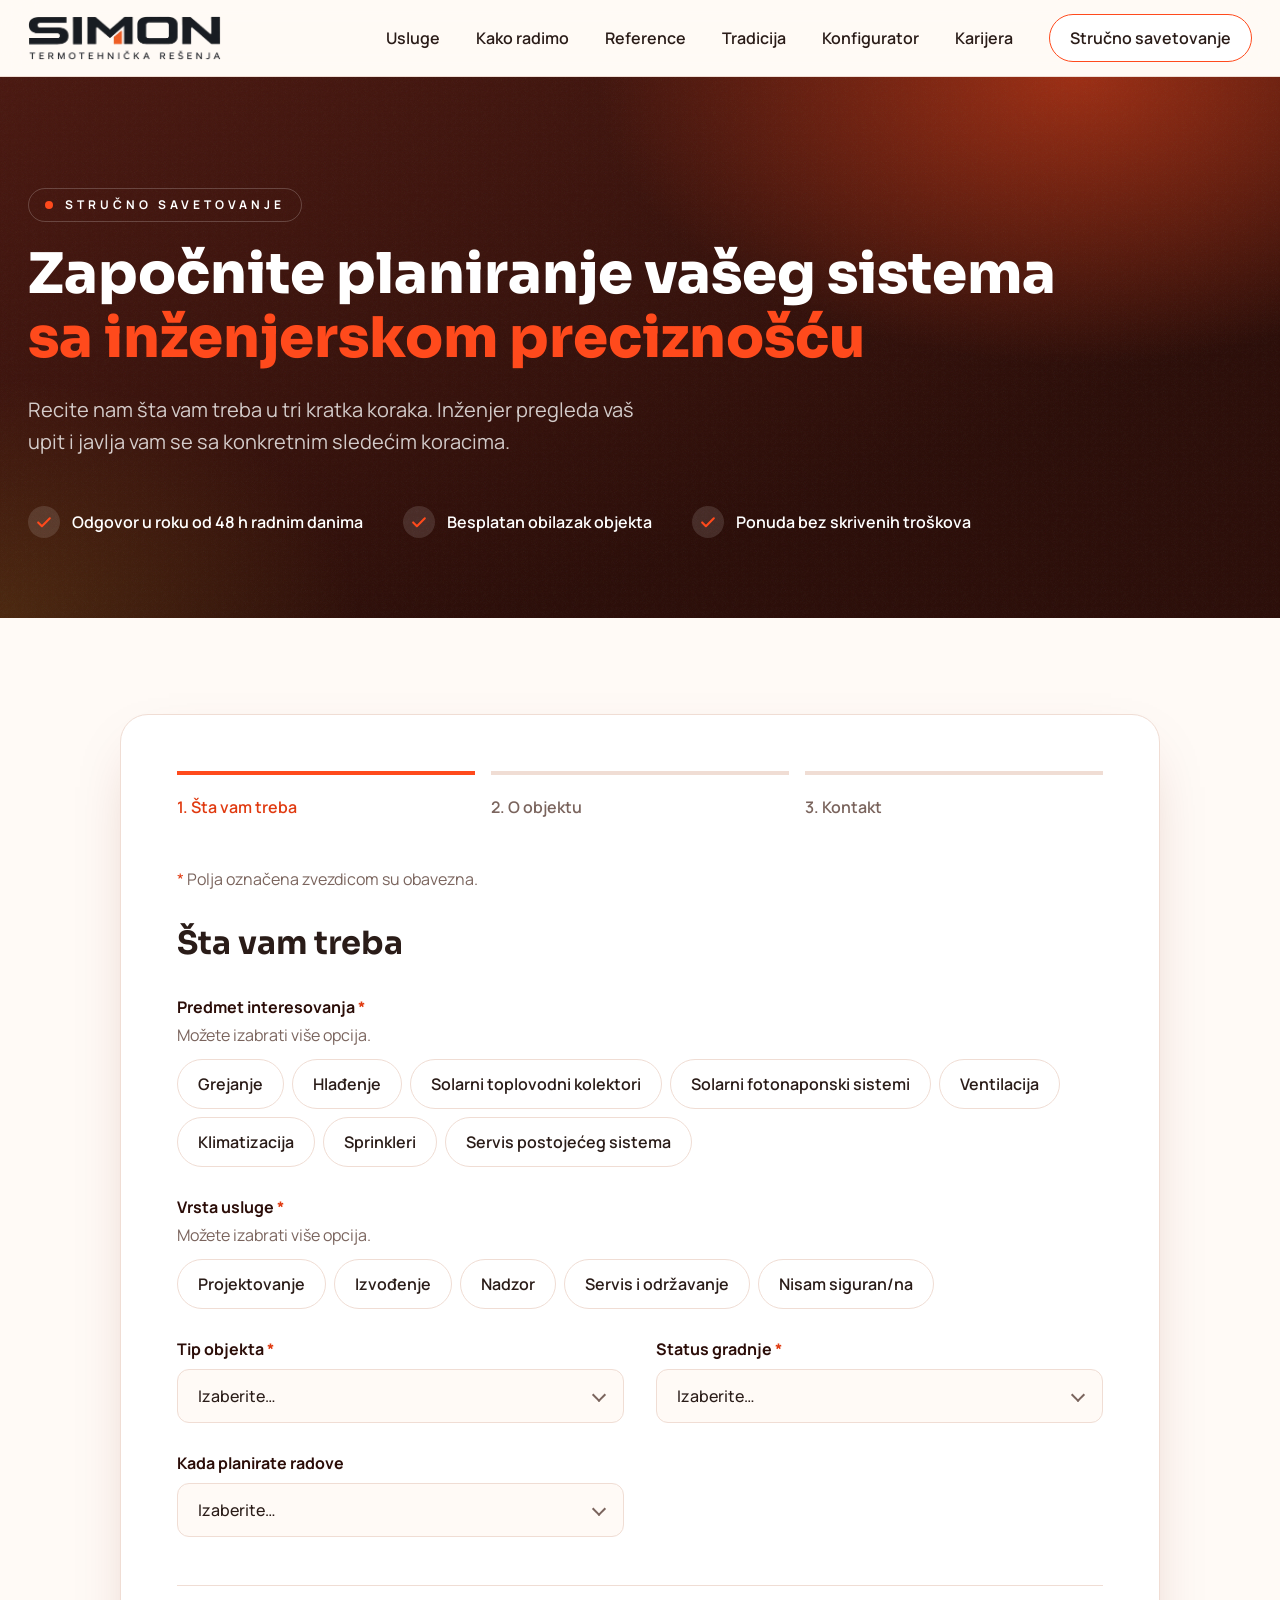
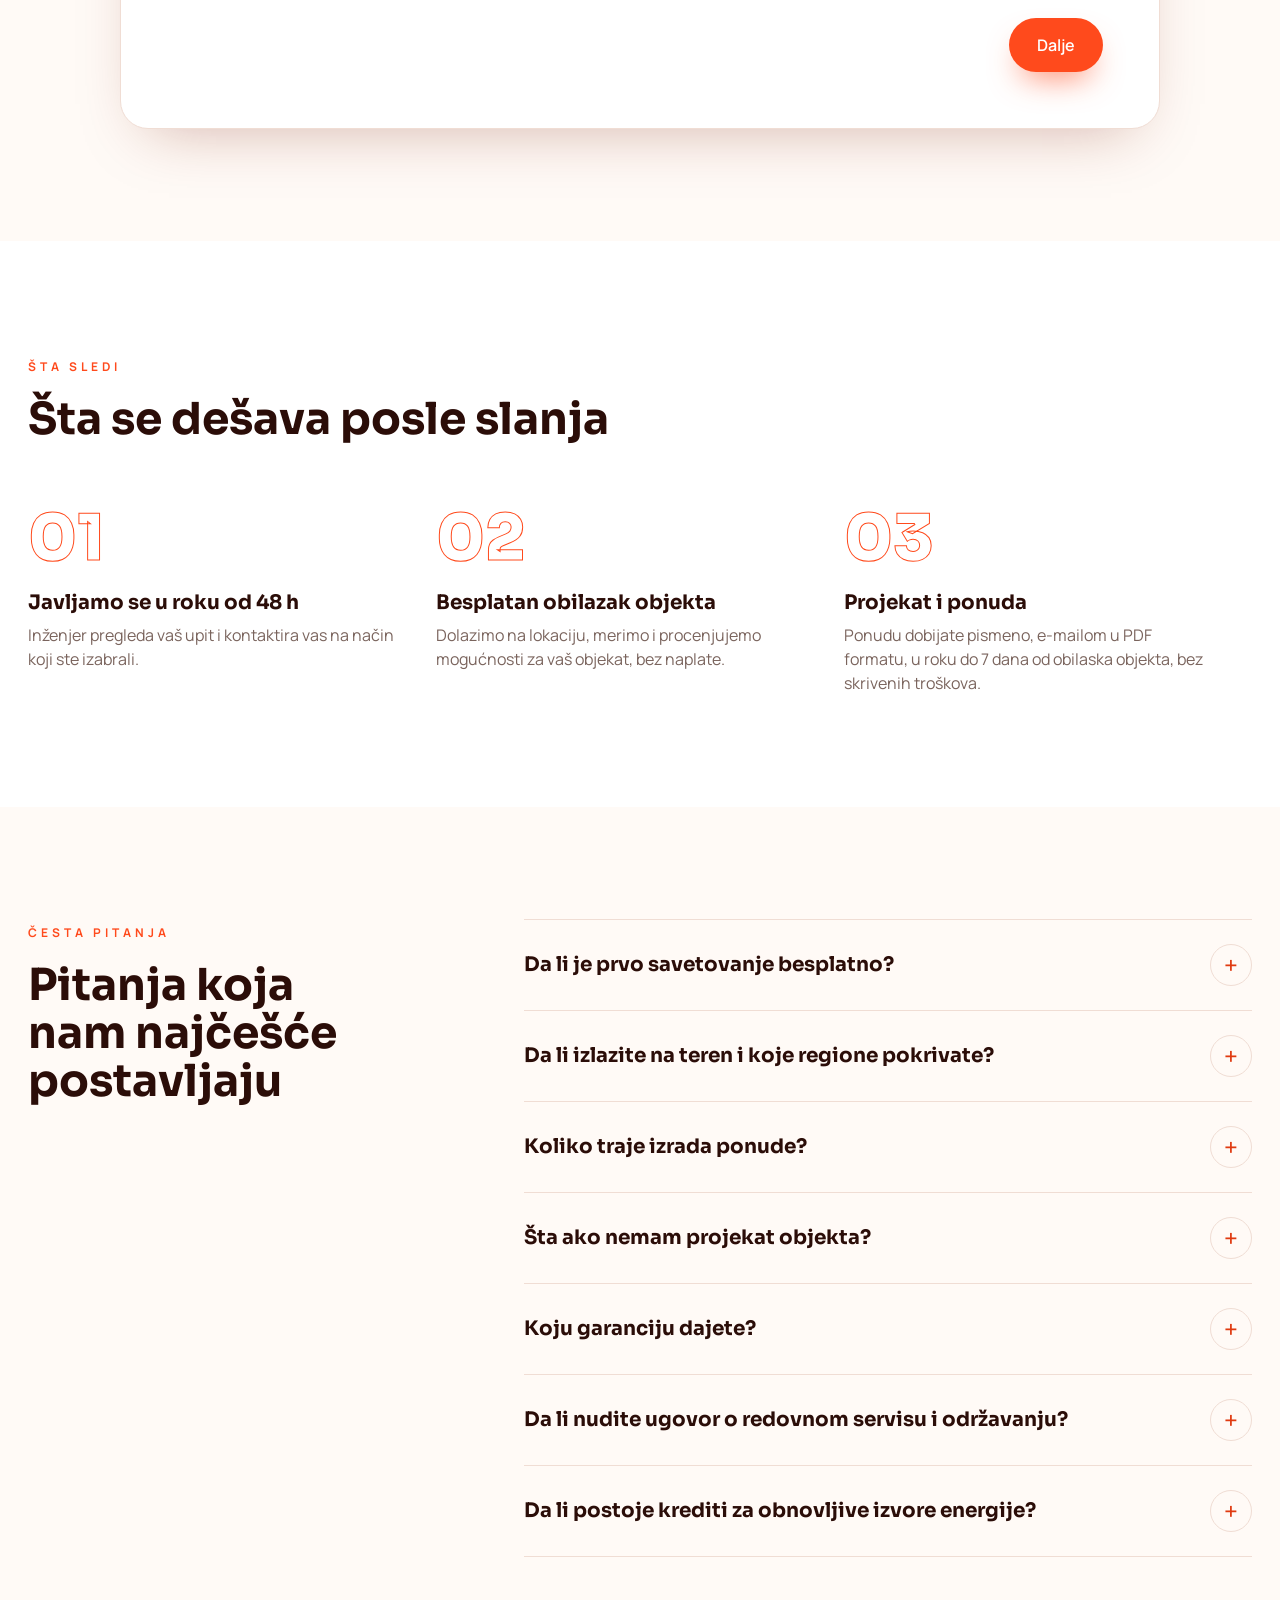
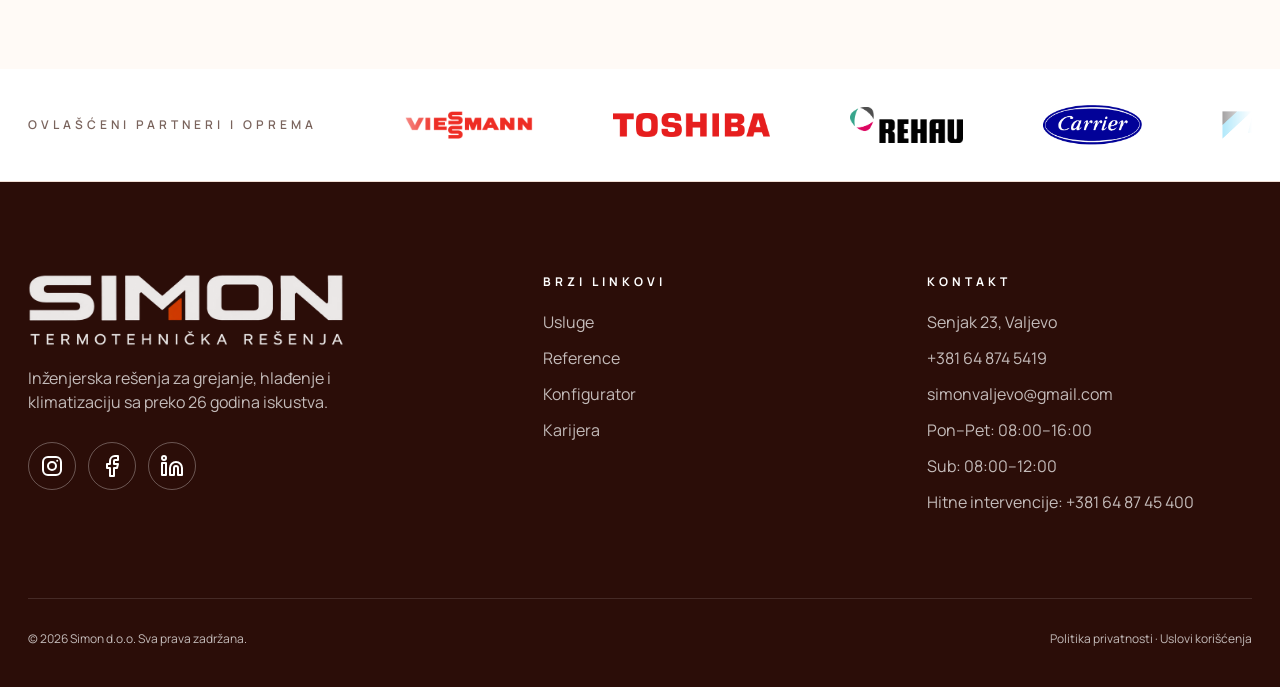
<file: strucno-savetovanje/index.html>
<!doctype html>
<html lang="sr">
<head>
<meta charset="utf-8">
<meta name="viewport" content="width=device-width,initial-scale=1">
<title>Stručno savetovanje – zatražite ponudu | Simon</title>
<meta name="description" content="Zatražite stručno savetovanje: recite nam šta vam treba u tri kratka koraka. Inženjer Simon d.o.o. iz Valjeva javlja se u roku od 48 h radnim danima, a ponuda je bez skrivenih troškova.">
<meta name="robots" content="index,follow">
<meta property="og:type" content="website">
<meta property="og:locale" content="sr_RS">
<meta property="og:site_name" content="Simon d.o.o.">
<meta property="og:title" content="Stručno savetovanje | Simon">
<meta property="og:description" content="Započnite planiranje vašeg sistema sa inženjerskom preciznošću. Popunite kratak formular i javljamo vam se u roku od 48 h radnim danima.">
<!-- TODO: og:image mora biti apsolutni URL (https://...) kada se zna adresa sajta -->
<meta property="og:image" content="../assets/hero-viessmann.webp">
<meta name="twitter:card" content="summary_large_image">
<link rel="icon" href="data:image/svg+xml,<svg xmlns='http://www.w3.org/2000/svg' viewBox='0 0 32 32'><rect width='32' height='32' rx='8' fill='%23ff4a1c'/><text x='16' y='24' font-size='20' font-weight='800' text-anchor='middle' fill='white' font-family='sans-serif'>S</text></svg>">
<link rel="preconnect" href="https://fonts.googleapis.com">
<link rel="preconnect" href="https://fonts.gstatic.com" crossorigin>
<link href="https://fonts.googleapis.com/css2?family=Manrope:wght@400;500;600;700&family=Sora:wght@500;600;700;800&display=swap" rel="stylesheet">
<link rel="stylesheet" href="../assets/css/forms.css">
<style>
:root{
  --orange:#ff4a1c; --orange-d:#e03a10; --orange-soft:#fff0ea;
  --brown:#2b0d08; --brown-2:#4a1810; --ink:#2a1c18; --muted:#7a645d;
  --cream:#fffaf6; --line:#f0ddd4; --gold:#c9a227; --white:#fff;
  --r-lg:28px; --r-md:16px; --r-sm:12px;
  --shadow:0 24px 60px -28px rgba(120,30,10,.35);
}
*{box-sizing:border-box;margin:0}
html{scroll-behavior:smooth}
body{font-family:Manrope,system-ui,sans-serif;color:var(--ink);background:var(--cream);line-height:24px;-webkit-font-smoothing:antialiased}
h1,h2,h3{font-family:Sora,sans-serif;line-height:32px;letter-spacing:0;text-wrap:balance}
p,li,small{text-wrap:pretty}
a{color:inherit;text-decoration:none}
.wrap{max-width:1440px;margin:0 auto;padding:0 28px}
.skip{position:absolute;left:-1000px;top:8px;background:var(--orange);color:#fff;padding:12px 16px;border-radius:8px;z-index:100}
.skip:focus{left:8px}
:focus-visible{outline:4px solid var(--orange);outline-offset:4px;border-radius:8px}

/* buttons */
.btn{display:inline-flex;align-items:center;gap:12px;font:600 16px Manrope;padding:16px 28px;border-radius:1000px;border:0;cursor:pointer;transition:transform .2s,background .2s,box-shadow .2s}
.btn:active{transform:scale(.97)}
.btn-primary{background:var(--orange);color:#fff;box-shadow:0 16px 32px -12px rgba(255,74,28,.7)}
.btn-primary:hover{background:var(--orange-d);transform:translateY(-4px)}
.btn-gold{min-width:240px;justify-content:center;background:linear-gradient(var(--gold),var(--gold)) no-repeat left center/0% 100%,rgba(201,162,39,.3);color:var(--brown);border:1px solid var(--gold);box-shadow:none;transition:background-size .4s cubic-bezier(.4,0,.2,1),color .4s cubic-bezier(.2,.7,.2,1)}
.btn-gold:hover{background-size:100% 100%;transform:none}
.btn-light{background:rgba(255,255,255,.12);color:#fff;border:1px solid rgba(255,255,255,.3);backdrop-filter:blur(8px)}
.btn-light:hover{background:rgba(255,255,255,.22)}
.link{font-weight:700;color:var(--orange);display:inline-flex;gap:8px;align-items:center}
.link:hover{gap:12px}
.link{transition:gap .2s}

/* nav */
header{position:fixed;inset:0 0 auto 0;z-index:48;transition:background .3s,box-shadow .3s}
header.solid{background:rgba(255,250,246,.9);backdrop-filter:blur(16px);box-shadow:0 1px 0 var(--line)}
.nav{display:flex;align-items:center;justify-content:space-between;height:76px}
.logo{font:800 28px/32px Sora;color:#fff;transition:color .3s}
.logo b{color:var(--orange)}
header.solid .logo{color:var(--brown)}
.logo{display:block;line-height:0}.logo img{display:block;height:44px;width:auto}
@media(max-width:560px){.logo img{height:36px}}
.menu{display:flex;gap:36px;align-items:center}
.menu a{font-weight:600;font-size:16px;color:rgba(255,255,255,.88);transition:color .2s}
header.solid .menu a{color:var(--ink)}
.menu a:hover{color:var(--orange)}
.menu a:not(.btn){position:relative}
.menu a:not(.btn)::after{content:"";position:absolute;left:0;right:0;bottom:-8px;height:2px;border-radius:1000px;background:var(--orange);transform:scaleX(0);transform-origin:left;transition:transform .3s cubic-bezier(.2,.7,.2,1)}
.menu a:not(.btn):hover::after,.menu a:not(.btn):focus-visible::after{transform:scaleX(1)}
.menu .btn{padding:12px 20px;font-size:16px;color:#fff}
.menu .btn.btn-primary{background:var(--white);color:var(--ink);border:1px solid var(--orange);box-shadow:none;transition:background .4s,border-color .4s,color .4s}
.menu .btn.btn-primary:hover{background:var(--orange);border-color:var(--orange);color:#fff!important;transform:none}
.burger{display:none;background:none;border:0;color:#fff;font-size:28px;cursor:pointer}
header.solid .burger{color:var(--brown)}

footer{background:var(--brown);color:rgba(255,255,255,.72);padding:92px 0 36px}
.f-grid{display:grid;grid-template-columns:1.4fr 1fr 1fr;gap:60px}
footer .logo{font-size:56px;line-height:0;color:#fff}footer .logo img{height:72px}@media(max-width:560px){footer .logo img{height:60px}}
footer h4{font:700 12px/16px Manrope;letter-spacing:4px;text-transform:uppercase;color:#fff;margin-bottom:20px}
footer li{list-style:none;margin-bottom:12px;font-size:16px}
footer ul{padding:0}
footer .socs{display:flex;flex-wrap:wrap;gap:12px;margin-top:28px}
footer .soc{display:inline-flex;align-items:center;gap:12px;font-weight:600;font-size:16px;line-height:24px;color:#fff;transition:color .4s}
footer .soc-ic{display:grid;place-items:center;width:48px;height:48px;border-radius:1000px;border:1px solid rgba(255,255,255,.3);color:#fff;transition:color .4s,border-color .4s}
footer .soc-ic svg{width:24px;height:24px;fill:none;stroke:currentColor;stroke-width:2;stroke-linecap:round;stroke-linejoin:round}
footer .soc:hover .soc-ic{color:var(--orange);border-color:var(--orange)}
footer a:hover{color:var(--orange)}
.copy{margin-top:72px;padding-top:28px;border-top:1px solid rgba(255,255,255,.12);display:flex;justify-content:space-between;font-size:12px;flex-wrap:wrap;gap:12px}
/* reveal */
.rv{opacity:0;transform:translateY(28px);transition:opacity .8s cubic-bezier(.2,.7,.2,1),transform .8s cubic-bezier(.2,.7,.2,1)}
.rv.in{opacity:1;transform:none}
@media(prefers-reduced-motion:reduce){.menu a::after{transition:none}.pins .ring{animation:none;opacity:0}.rv{opacity:1;transform:none;transition:none}.pin{animation:none}html{scroll-behavior:auto}}

/* partneri: svetla traka sa beskonacnim klizanjem zdesna ulevo */
.pstrip{padding:0;background:var(--white);border-bottom:1px solid var(--line)}
.pstrip-in{max-width:1440px;margin:0 auto;padding:32px 28px;display:flex;align-items:center;gap:48px}
.pstrip-l{flex:none;font:600 12px/16px Manrope;letter-spacing:4px;text-transform:uppercase;color:var(--muted)}
.pmarq{flex:1;min-width:0;overflow:hidden;-webkit-mask-image:linear-gradient(90deg,transparent,#000 8%,#000 92%,transparent);mask-image:linear-gradient(90deg,transparent,#000 8%,#000 92%,transparent)}
.ptrack{display:flex;align-items:center;width:max-content;list-style:none;padding:0;margin:0;animation:pmarq 40s linear infinite}
.pmarq:hover .ptrack{animation-play-state:paused}
.pl{flex:none;display:grid;place-items:center;padding:0 40px}
.pl img{display:block;width:auto;height:28px}
.pl-t img{height:24px}.pl-r img{height:36px}.pl-c img{height:40px}.pl-f img{height:48px}.pl-s img{height:28px}
@keyframes pmarq{from{transform:translateX(0)}to{transform:translateX(-50%)}}
@media(prefers-reduced-motion:reduce){.ptrack{animation:none;flex-wrap:wrap;width:auto;justify-content:center}.pl[aria-hidden],.pl:nth-child(n+8){display:none}.pmarq{-webkit-mask-image:none;mask-image:none}}

/* ---- stranica Strucno savetovanje ---- */
[hidden]{display:none!important}
.eyebrow{display:inline-block;font:700 12px/16px Manrope;letter-spacing:4px;text-transform:uppercase;color:var(--orange);margin-bottom:20px}
.menu a[aria-current=page]:not(.btn){color:var(--orange)}
.btn-lg{padding:20px 32px;font-size:16px}
.sec{padding:112px 0}
.sec h2{font-size:44px;line-height:48px;font-weight:700;color:var(--brown)}

/* hero */
.shero{position:relative;overflow:hidden;margin-top:76px;color:#fff;background:radial-gradient(800px 480px at 84% 0%,rgba(255,74,28,.5),transparent 60%),radial-gradient(600px 400px at 0% 100%,rgba(201,162,39,.16),transparent 60%),linear-gradient(160deg,var(--brown-2),var(--brown) 72%)}
.shero::after{content:"";position:absolute;inset:0;background:url("data:image/svg+xml,%3Csvg xmlns='http://www.w3.org/2000/svg' width='160' height='160'%3E%3Cfilter id='n'%3E%3CfeTurbulence baseFrequency='.9' numOctaves='2'/%3E%3C/filter%3E%3Crect width='160' height='160' filter='url(%23n)' opacity='.07'/%3E%3C/svg%3E");pointer-events:none}
.shero-in{position:relative;z-index:2;max-width:1440px;margin:0 auto;padding:112px 28px 80px}
.shero .eyebrow{padding:8px 16px;border:1px solid rgba(255,255,255,.2);border-radius:1000px;color:#fff}
.shero .eyebrow::before{content:"";display:inline-block;width:8px;height:8px;border-radius:1000px;background:var(--orange);margin-right:12px}
.shero h1{font-size:56px;line-height:64px;font-weight:800;letter-spacing:0;max-width:1200px}
.shero h1 span{display:block}
.shero h1 em{font-style:normal;color:var(--orange)}
.shero p.lead{max-width:640px;margin-top:24px;font-size:20px;line-height:32px;color:rgba(255,255,255,.78)}
.trust{list-style:none;padding:0;margin:48px 0 0;display:flex;flex-wrap:wrap;gap:16px 40px}
.trust li{display:flex;align-items:center;gap:12px;font:600 16px/24px Manrope;color:#fff}
.trust .ck{flex:none;display:grid;place-items:center;width:32px;height:32px;border-radius:1000px;background:rgba(255,255,255,.12);color:var(--orange)}
.trust svg{width:20px;height:20px;fill:none;stroke:currentColor;stroke-width:2.5;stroke-linecap:round;stroke-linejoin:round}

/* formular */
.formsec{background:var(--cream);padding:96px 0 112px}
.fcard{max-width:1040px;margin:0 auto;background:var(--white);border:1px solid var(--line);border-radius:var(--r-lg);box-shadow:var(--shadow);padding:56px}
.prog{list-style:none;padding:0;margin:0 0 48px;display:grid;grid-template-columns:repeat(3,minmax(0,1fr));gap:16px;counter-reset:p}
.prog li{position:relative;padding-top:20px;font:600 16px/24px Manrope;color:var(--muted);border-top:4px solid var(--line);transition:color .4s,border-color .4s}
.prog li::before{counter-increment:p;content:counter(p) ". "}
.prog li.done{color:var(--brown);border-color:var(--gold)}
.prog li[aria-current=step]{color:var(--orange-d);border-color:var(--orange)}
.req-note{margin-bottom:32px;font-size:16px;line-height:24px;color:var(--muted)}
.step h2{font-size:32px;line-height:40px;margin-bottom:32px;outline:none}
.step h2:focus-visible{outline:none}
.grid2{display:grid;grid-template-columns:repeat(2,minmax(0,1fr));gap:28px 32px}
.full{grid-column:1/-1}
.f{min-width:0;margin:0;padding:0;border:0}
.f>label,.f>legend{display:block;margin-bottom:8px;font:700 16px/24px Manrope;color:var(--brown);padding:0}
.rq{color:var(--orange-d)}
.hint{margin:-4px 0 12px;font-size:16px;line-height:24px;color:var(--muted)}
.f input[type=text],.f input[type=email],.f input[type=tel],.f select,.f textarea{display:block;width:100%;font:500 16px/24px Manrope;color:var(--ink);padding:14px 20px;border:1px solid var(--line);border-radius:12px;background:var(--cream);transition:border-color .3s,background .3s}
.f textarea{resize:vertical;min-height:128px}
.f input:focus,.f select:focus,.f textarea:focus{outline:0;border-color:var(--orange);background:var(--white)}
.f input:focus-visible,.f select:focus-visible,.f textarea:focus-visible{outline:4px solid rgba(255,74,28,.24);outline-offset:0}
.sel{position:relative}
.sel::after{content:"";position:absolute;right:20px;top:50%;width:8px;height:8px;margin-top:-6px;border-right:2px solid var(--muted);border-bottom:2px solid var(--muted);transform:rotate(45deg);pointer-events:none}
.sel select{appearance:none;-webkit-appearance:none;padding-right:48px;cursor:pointer}
.f.bad input,.f.bad select,.f.bad textarea{border-color:#c0321a}
.chips{display:flex;flex-wrap:wrap;gap:8px}
.chip{position:relative}
.chip input{position:absolute;opacity:0;width:100%;height:100%;inset:0;margin:0;cursor:pointer}
.chip span{display:block;padding:12px 20px;border:1px solid var(--line);border-radius:1000px;background:var(--white);font:600 16px/24px Manrope;color:var(--ink);cursor:pointer;transition:background .4s,border-color .4s,color .4s}
@media(hover:hover){.chip:hover span{border-color:var(--orange)}}
.chip input:checked+span{background:var(--orange);border-color:var(--orange);color:#fff}
.chip input:focus-visible+span{outline:4px solid var(--orange);outline-offset:4px}
.chips-f.bad .chip span{border-color:#c0321a}
.note{font-size:16px;line-height:24px;color:var(--muted)}
.note a{color:var(--orange-d);text-decoration:underline;text-underline-offset:4px;font-weight:600}
a[href^="tel:"],a[href^="viber:"]{white-space:nowrap}
.pre{margin-bottom:32px;padding:16px 20px;border-radius:var(--r-md);background:var(--orange-soft);color:var(--brown);font:600 16px/24px Manrope}
.consent{display:flex;gap:16px;align-items:flex-start}
.consent input{flex:none;width:24px;height:24px;margin:2px 0 0;accent-color:var(--orange)}
.consent label{font:500 16px/24px Manrope;color:var(--ink)}
.consent a{color:var(--orange-d);text-decoration:underline;text-underline-offset:4px;font-weight:600}
.consent-wrap .sum{margin-top:8px;padding:32px;background:var(--cream);border-radius:var(--r-md)}
.sum h3{font:700 20px/24px Sora;color:var(--brown);margin-bottom:16px}
.sum-sec+.sum-sec{margin-top:24px;padding-top:24px;border-top:1px solid var(--line)}
.sum-head{display:flex;justify-content:space-between;align-items:center;gap:16px;margin-bottom:12px}
.sum-head b{font:700 12px/16px Manrope;letter-spacing:4px;text-transform:uppercase;color:var(--gold-d,#8a6d0b)}
.sum-edit{background:none;border:0;padding:4px 0;font:600 16px/24px Manrope;color:var(--orange-d);text-decoration:underline;text-underline-offset:4px;cursor:pointer}
.sum dl{margin:0;display:grid;grid-template-columns:minmax(0,200px) minmax(0,1fr);gap:8px 24px}
.sum dt{font:600 16px/24px Manrope;color:var(--muted)}
.sum dd{margin:0;font:600 16px/24px Manrope;color:var(--brown)}
.nav-b{display:flex;justify-content:space-between;align-items:center;gap:16px;margin-top:48px;padding-top:32px;border-top:1px solid var(--line)}
.nav-b .btn{justify-content:center}
.ok{max-width:760px;margin:0 auto;text-align:center;padding:24px 0}
.ok .okic{display:grid;place-items:center;width:72px;height:72px;margin:0 auto 24px;border-radius:1000px;background:var(--orange-soft);color:var(--orange)}
.ok .okic svg{width:36px;height:36px;fill:none;stroke:currentColor;stroke-width:2.5;stroke-linecap:round;stroke-linejoin:round}
.ok h2{font-size:36px;line-height:40px;color:var(--brown);outline:none}
.ok p{margin-top:16px;font-size:20px;line-height:32px;color:var(--muted)}
.ok .ok-next{margin-top:32px;padding:24px;border-radius:var(--r-md);background:var(--cream);text-align:left;font-size:16px;line-height:24px}
.ok .ok-next a{color:var(--orange-d);font-weight:700;text-decoration:underline;text-underline-offset:4px}

/* prilozi (zajednicki stilovi su u assets/css/forms.css) */
.att .hint{margin:12px 0 0}
.att .note{margin-top:12px}
/* posle slanja */
.after{background:var(--white)}
.after-head{max-width:720px;margin-bottom:64px}
.after-grid{display:grid;grid-template-columns:repeat(3,minmax(0,1fr));gap:0;counter-reset:s}
.after-step{padding:0 32px 0 0}
.after-step::before{counter-increment:s;content:"0" counter(s);display:block;font:800 64px/64px Sora;color:transparent;-webkit-text-stroke:1px var(--orange);margin-bottom:20px}
.after-step h3{font:700 20px/24px Sora;color:var(--brown);margin-bottom:8px}
.after-step p{font-size:16px;line-height:24px;color:var(--muted)}


/* faq */
.faq{background:var(--cream)}
.faq-grid{display:grid;grid-template-columns:minmax(0,4fr) minmax(0,7fr);gap:80px;align-items:start}
.faq-list{border-bottom:1px solid var(--line)}
.faq details{border-top:1px solid var(--line)}
.faq summary{display:flex;justify-content:space-between;align-items:center;gap:24px;padding:24px 0;font:700 20px/28px Sora;color:var(--brown);cursor:pointer;list-style:none}
.faq summary::-webkit-details-marker{display:none}
.faq summary::after{content:"+";flex:none;display:grid;place-items:center;width:40px;height:40px;border-radius:1000px;border:1px solid var(--line);font:500 24px/24px Manrope;color:var(--orange-d);transition:transform .3s,background .3s,color .3s}
.faq details[open] summary::after{transform:rotate(45deg);background:var(--orange);border-color:var(--orange);color:#fff}
.faq summary:focus-visible{outline:4px solid var(--orange);outline-offset:4px;border-radius:8px}
.faq details p{padding:0 64px 24px 0;font-size:16px;line-height:28px;color:var(--muted)}

/* dijalog */
.dlg{margin:auto;border:0;padding:0;border-radius:var(--r-lg);width:calc(100% - 32px);max-width:640px;color:var(--ink);background:var(--white);box-shadow:0 40px 80px -32px rgba(0,0,0,.6)}
.dlg::backdrop{background:rgba(43,13,8,.56);backdrop-filter:blur(4px)}
.dlg-in{padding:40px}
.dlg h3{font:700 28px/32px Sora;color:var(--brown);margin-bottom:16px}
.dlg p{font-size:16px;line-height:28px;color:var(--muted)}
.dlg p+p{margin-top:12px}
.dlg .btn{margin-top:24px}

@media(prefers-reduced-motion:reduce){.faq summary::after{transition:none}}

@media(max-width:1100px){
  .menu{display:none;position:absolute;top:76px;left:0;right:0;background:var(--cream);flex-direction:column;padding:28px;gap:20px;box-shadow:0 20px 40px -20px rgba(0,0,0,.3)}
  .menu.open{display:flex}.menu a{color:var(--ink)!important}
  .burger{display:block}
}
@media(max-width:980px){
  .f-grid{grid-template-columns:1fr}
  .sec{padding:84px 0}
  .shero h1{font-size:44px;line-height:52px}
  .fcard{padding:40px 32px}
  .faq-grid{grid-template-columns:minmax(0,1fr);gap:40px}
  .after-grid{grid-template-columns:minmax(0,1fr);gap:40px}
  .after-step{padding:0}
}
@media(max-width:560px){
  .wrap{padding:0 20px}
  .sec{padding:64px 0}
  .sec h2{font-size:28px;line-height:32px}
  .shero-in{padding:64px 20px 56px}
  .shero .eyebrow{letter-spacing:0}
  .shero h1{font-size:32px;line-height:40px}
  .shero p.lead{margin-top:20px;font-size:16px;line-height:28px}
  .trust{flex-direction:column;gap:12px;margin-top:32px}
  .formsec{padding:48px 0 64px}
  .fcard{padding:32px 20px;border-radius:24px}
  .prog{gap:8px;margin-bottom:32px}
  .prog li{padding-top:12px;font-size:12px;line-height:16px}
  .step h2{font-size:24px;line-height:32px;margin-bottom:24px}
  .grid2{grid-template-columns:minmax(0,1fr);gap:24px}
  .chip span{padding:12px 16px}
  .sum{padding:24px 20px}
  .sum dl{grid-template-columns:minmax(0,1fr);gap:0}
  .sum dt{margin-top:12px}
  .nav-b{margin-top:32px;padding-top:24px}
  .nav-b .btn{padding:12px 24px}
  .ok h2{font-size:28px;line-height:32px}
  .ok p{font-size:16px;line-height:28px}
  .after-step::before{font-size:48px;line-height:48px}
  .faq summary{font-size:16px;line-height:24px;padding:20px 0}
  .faq details p{padding-right:0}
  .dlg-in{padding:24px}
  .pstrip-in{flex-direction:column;align-items:flex-start;gap:16px;padding:24px 20px}
  .pstrip-l{letter-spacing:0}
  .pl{padding:0 24px}
  .pl img{height:24px}.pl-t img{height:20px}.pl-r img{height:28px}.pl-c img{height:32px}.pl-f img{height:40px}.pl-s img{height:22px}
  .pmarq{width:100%}
}
</style>
</head>
<body>
<a class="skip" href="#formular">Preskoči na formular</a>
<header id="hdr" class="solid">
  <div class="wrap nav">
    <a href="../" class="logo" aria-label="Simon – početna"><img src="../assets/logo-simon.webp" alt="" width="800" height="182"></a>
    <nav class="menu" id="menu" aria-label="Glavna navigacija">
      <a href="../#usluge">Usluge</a>
      <a href="../#proces">Kako radimo</a>
      <a href="../reference/">Reference</a>
      <a href="../cuvari-tradicije/">Tradicija</a>
      <a href="../#konfigurator">Konfigurator</a>
      <a href="../#karijera">Karijera</a>
      <a href="./" aria-current="page" class="btn btn-primary">Stručno savetovanje</a>
    </nav>
    <button class="burger" id="burger" aria-label="Meni" aria-expanded="false">☰</button>
  </div>
</header>
<main>
<section class="shero" aria-labelledby="h1"><div class="shero-in"><span class="eyebrow">Stručno savetovanje</span>
<h1 id="h1"><span>Započnite planiranje vašeg sistema</span> <em>sa inženjerskom preciznošću</em></h1>
<p class="lead">Recite nam šta vam treba u tri kratka koraka. Inženjer pregleda vaš upit i javlja vam se sa konkretnim sledećim koracima.</p>
<ul class="trust"><li><span class="ck"><svg viewBox="0 0 24 24" aria-hidden="true"><path d="m5 12.5 4.5 4.5L19 7.5"/></svg></span><span>Odgovor u roku od 48 h radnim danima</span></li><li><span class="ck"><svg viewBox="0 0 24 24" aria-hidden="true"><path d="m5 12.5 4.5 4.5L19 7.5"/></svg></span>Besplatan obilazak objekta</li><li><span class="ck"><svg viewBox="0 0 24 24" aria-hidden="true"><path d="m5 12.5 4.5 4.5L19 7.5"/></svg></span>Ponuda bez skrivenih troškova</li></ul>
</div></section>
<section class="formsec" id="formular" aria-labelledby="f-h"><div class="wrap"><div class="fcard rv">
<h2 class="live" id="f-h">Formular za stručno savetovanje</h2>
<div id="formWrap">
<ol class="prog" id="prog" aria-label="Koraci formulara"><li aria-current="step">Šta vam treba</li><li>O objektu</li><li>Kontakt</li></ol>
<p class="req-note"><span class="rq" aria-hidden="true">*</span> Polja označena zvezdicom su obavezna.</p>
<div class="pre" id="pre" hidden>Uneli smo podatke koje ste izabrali na prethodnoj stranici. Možete ih izmeniti.</div>
<form id="sf" novalidate>
<div class="live" aria-hidden="true"><label>Ne popunjavajte ako ste čovek<input type="checkbox" name="botcheck" tabindex="-1" autocomplete="off"></label></div>
<section class="step" data-step="0" aria-labelledby="st0"><h2 id="st0" tabindex="-1">Šta vam treba</h2><div class="grid2">
<fieldset class="f chips-f full" id="g-1" data-label="Predmet interesovanja" data-req aria-describedby="e-g-1"><legend>Predmet interesovanja <span class="rq" aria-hidden="true">*</span></legend><p class="hint" id="h-g-1">Možete izabrati više opcija.</p><div class="chips"><label class="chip"><input type="checkbox" name="predmet" value="Grejanje"><span>Grejanje</span></label><label class="chip"><input type="checkbox" name="predmet" value="Hlađenje"><span>Hlađenje</span></label><label class="chip"><input type="checkbox" name="predmet" value="Solarni toplovodni kolektori"><span>Solarni toplovodni kolektori</span></label><label class="chip"><input type="checkbox" name="predmet" value="Solarni fotonaponski sistemi"><span>Solarni fotonaponski sistemi</span></label><label class="chip"><input type="checkbox" name="predmet" value="Ventilacija"><span>Ventilacija</span></label><label class="chip"><input type="checkbox" name="predmet" value="Klimatizacija"><span>Klimatizacija</span></label><label class="chip"><input type="checkbox" name="predmet" value="Sprinkleri"><span>Sprinkleri</span></label><label class="chip"><input type="checkbox" name="predmet" value="Servis postojećeg sistema"><span>Servis postojećeg sistema</span></label></div><p class="err" id="e-g-1" hidden></p></fieldset>
<fieldset class="f chips-f full" id="g-2" data-label="Vrsta usluge" data-req aria-describedby="e-g-2"><legend>Vrsta usluge <span class="rq" aria-hidden="true">*</span></legend><p class="hint" id="h-g-2">Možete izabrati više opcija.</p><div class="chips"><label class="chip"><input type="checkbox" name="usluga" value="Projektovanje"><span>Projektovanje</span></label><label class="chip"><input type="checkbox" name="usluga" value="Izvođenje"><span>Izvođenje</span></label><label class="chip"><input type="checkbox" name="usluga" value="Nadzor"><span>Nadzor</span></label><label class="chip"><input type="checkbox" name="usluga" value="Servis i održavanje"><span>Servis i održavanje</span></label><label class="chip"><input type="checkbox" name="usluga" value="Nisam siguran/na"><span>Nisam siguran/na</span></label></div><p class="err" id="e-g-2" hidden></p></fieldset>
<div class="f"><label for="s-3">Tip objekta <span class="rq" aria-hidden="true">*</span></label><div class="sel"><select id="s-3" name="tip" data-label="Tip objekta" data-req aria-required="true" aria-describedby="e-s-3"><option value="">Izaberite…</option><option>Porodična kuća</option><option>Stan</option><option>Poslovni prostor</option><option>Industrijski objekat</option><option>Javni objekat</option><option>Ugostiteljski objekat</option><option>Drugo</option></select></div><p class="err" id="e-s-3" hidden></p></div>
<div class="f"><label for="s-4">Status gradnje <span class="rq" aria-hidden="true">*</span></label><div class="sel"><select id="s-4" name="status" data-label="Status gradnje" data-req aria-required="true" aria-describedby="e-s-4"><option value="">Izaberite…</option><option>Novogradnja (u projektu)</option><option>Novogradnja (u izgradnji)</option><option>Adaptacija / rekonstrukcija</option><option>Zamena postojećeg sistema</option></select></div><p class="err" id="e-s-4" hidden></p></div>
<div class="f"><label for="s-5">Kada planirate radove</label><div class="sel"><select id="s-5" name="kada" data-label="Kada planirate radove" aria-describedby="e-s-5"><option value="">Izaberite…</option><option>Što pre</option><option>U naredna 3 meseca</option><option>Za 3–6 meseci</option><option>Kasnije / informativno</option></select></div><p class="err" id="e-s-5" hidden></p></div>
</div></section>
<section class="step" data-step="1" aria-labelledby="st1" hidden><h2 id="st1" tabindex="-1">O objektu</h2><div class="grid2">
<div class="f"><label for="i-6">Mesto <span class="rq" aria-hidden="true">*</span></label><input id="i-6" name="mesto" type="text" data-label="Mesto" data-req aria-required="true" placeholder="Valjevo" autocomplete="address-level2" aria-describedby="e-i-6"><p class="err" id="e-i-6" hidden></p></div>
<div class="f"><label for="i-8">Površina koja se greje ili hladi (m²) <span class="rq" aria-hidden="true">*</span></label><input id="i-8" name="povrsina" type="text" data-label="Površina koja se greje ili hladi (m²)" data-req aria-required="true" placeholder="120" inputmode="numeric" data-key="Površina (m²)" aria-describedby="e-i-8"><p class="err" id="e-i-8" hidden></p></div>
<div class="f"><label for="i-9">Broj etaža</label><input id="i-9" name="etaze" type="text" data-label="Broj etaža" data-opt placeholder="2" inputmode="numeric" aria-describedby="e-i-9"><p class="err" id="e-i-9" hidden></p></div>
<div class="f"><label for="s-10">Godina gradnje</label><div class="sel"><select id="s-10" name="godina" data-label="Godina gradnje" aria-describedby="e-s-10"><option value="">Izaberite…</option><option>Pre 1970</option><option>1970–1990</option><option>1990–2010</option><option>Posle 2010</option><option>U izgradnji</option></select></div><p class="err" id="e-s-10" hidden></p></div>
<div class="f"><label for="s-11">Izolacija objekta</label><div class="sel"><select id="s-11" name="izolacija" data-label="Izolacija objekta" aria-describedby="e-s-11"><option value="">Izaberite…</option><option>Nema</option><option>Delimična</option><option>Dobra (fasada + stolarija)</option><option>Ne znam</option></select></div><p class="err" id="e-s-11" hidden></p></div>
<div class="f c-grej"><label for="s-12">Trenutno grejanje</label><div class="sel"><select id="s-12" name="trenutno" data-label="Trenutno grejanje" aria-describedby="e-s-12"><option value="">Izaberite…</option><option>Nema</option><option>Čvrsto gorivo</option><option>Gas</option><option>Struja</option><option>Daljinsko</option><option>Toplotna pumpa</option><option>Drugo</option></select></div><p class="err" id="e-s-12" hidden></p></div>
<div class="f c-grej"><label for="s-13">Željeni sistem (opciono)</label><div class="sel"><select id="s-13" name="zeljeni" data-label="Željeni sistem (opciono)" aria-describedby="e-s-13"><option value="">Izaberite…</option><option>Toplotna pumpa</option><option>Gasni kotao</option><option>Podno grejanje</option><option>Radijatori</option><option>Prepuštam preporuci</option></select></div><p class="err" id="e-s-13" hidden></p></div>
<fieldset class="f chips-f full c-grej" id="g-14" data-label="Dostupni energenti" aria-describedby="e-g-14"><legend>Dostupni energenti</legend><div class="chips"><label class="chip"><input type="checkbox" name="energenti" value="Priključak na gas"><span>Priključak na gas</span></label><label class="chip"><input type="checkbox" name="energenti" value="Trofazna struja"><span>Trofazna struja</span></label><label class="chip"><input type="checkbox" name="energenti" value="Ništa od navedenog"><span>Ništa od navedenog</span></label><label class="chip"><input type="checkbox" name="energenti" value="Ne znam"><span>Ne znam</span></label></div><p class="err" id="e-g-14" hidden></p></fieldset>
<div class="f full c-namena"><label for="i-15">Namena prostora</label><input id="i-15" name="namena" type="text" data-label="Namena prostora" data-opt placeholder="Npr. škola, magacin, proizvodna hala" aria-describedby="e-i-15"><p class="err" id="e-i-15" hidden></p></div>
<div class="f"><label for="s-16">Okvirni budžet (opciono)</label><div class="sel"><select id="s-16" name="budzet" data-label="Okvirni budžet (opciono)" data-placeholder="true" aria-describedby="e-s-16"><option value="">Izaberite…</option><option>Do 5.000 €</option><option>5.000 – 15.000 €</option><option>15.000 – 40.000 €</option><option>Preko 40.000 €</option><option>Želim preporuku</option></select></div><p class="err" id="e-s-16" hidden></p></div>
<div class="f"></div>
<div class="f full"><label for="t-17">Opis zahteva ili trenutnog problema (opciono)</label><textarea id="t-17" name="opis" rows="4" data-label="Opis zahteva ili trenutnog problema (opciono)" placeholder="Opišite šta želite da postignete ili šta ne radi kako treba."></textarea></div>
<div class="f full att" id="attWrap"><label id="att-l" for="files">Priložite osnovu, projekat ili fotografije objekta (opciono)</label><div class="drop" id="drop"><input type="file" id="files" class="vh" multiple accept=".pdf,.jpg,.jpeg,.png,.heic,.dwg,.dxf" aria-describedby="att-h att-lim"><button type="button" class="btn btn-ghost" id="pick">Priloži</button><span class="drop-t">ili prevucite fajlove ovde</span></div><p class="hint" id="att-h">Dovoljne su i fotografije sa telefona.</p><p class="lim" id="att-lim">Formati: PDF, JPG, JPEG, PNG, HEIC, DWG, DXF. Najviše 5 fajlova, do 5 MB po fajlu i do 15 MB ukupno.</p><p class="err" id="e-att" hidden></p><ul class="flist" id="flist"></ul><p class="note">Fajlovi su preveliki? Pošaljite ih nakon slanja zahteva na e-mail <a href="mailto:simonvaljevo@gmail.com">simonvaljevo@gmail.com</a> ili Viber <a href="viber://chat?number=%2B381648745419">+381 64 874 5419</a>.</p></div>
<p class="note full" id="noAtt" hidden>Imate projekat ili fotografije objekta? Pošaljite ih nakon slanja zahteva na e-mail <a href="mailto:simonvaljevo@gmail.com">simonvaljevo@gmail.com</a> ili Viber <a href="viber://chat?number=%2B381648745419">+381 64 874 5419</a>.</p>
</div></section>
<section class="step" data-step="2" aria-labelledby="st2" hidden><h2 id="st2" tabindex="-1">Kontakt</h2><div class="grid2">
<div class="f"><label for="i-18">Ime i prezime <span class="rq" aria-hidden="true">*</span></label><input id="i-18" name="ime" type="text" data-label="Ime i prezime" data-req aria-required="true" placeholder="Petar Petrović" autocomplete="name" aria-describedby="e-i-18"><p class="err" id="e-i-18" hidden></p></div>
<div class="f"><label for="i-19">Naziv firme (opciono)</label><input id="i-19" name="firma" type="text" data-label="Naziv firme (opciono)" placeholder="Naziv firme" autocomplete="organization" aria-describedby="e-i-19"><p class="err" id="e-i-19" hidden></p></div>
<div class="f"><label for="i-20">Telefon <span class="rq" aria-hidden="true">*</span></label><input id="i-20" name="telefon" type="tel" data-label="Telefon" data-req aria-required="true" placeholder="+381 6x xxx xxxx" autocomplete="tel" aria-describedby="e-i-20"><p class="err" id="e-i-20" hidden></p></div>
<div class="f"><label for="i-21">E-mail <span class="rq" aria-hidden="true">*</span></label><input id="i-21" name="email" type="email" data-label="E-mail" data-req aria-required="true" placeholder="ime@primer.rs" autocomplete="email" aria-describedby="e-i-21"><p class="err" id="e-i-21" hidden></p></div>
<div class="f"><label for="s-22">Željeni način kontakta</label><div class="sel"><select id="s-22" name="nacin" data-label="Željeni način kontakta" aria-describedby="e-s-22"><option value="">Izaberite…</option><option>Telefon</option><option>E-mail</option><option>Viber/WhatsApp</option></select></div><p class="err" id="e-s-22" hidden></p></div>
<div class="f"><label for="s-23">Najbolje vreme za poziv</label><div class="sel"><select id="s-23" name="vreme" data-label="Najbolje vreme za poziv" aria-describedby="e-s-23"><option value="">Izaberite…</option><option>Pre podne</option><option>Posle podne</option><option>Svejedno</option></select></div><p class="err" id="e-s-23" hidden></p></div>
<div class="sum full" id="sum" aria-live="polite"></div>
<div class="f full consent-wrap"><div class="consent"><input type="checkbox" id="saglasnost" name="saglasnost" data-label="Saglasnost sa obradom podataka" data-req aria-required="true" aria-describedby="e-saglasnost"><label for="saglasnost">Saglasan/na sam da Simon d.o.o. obrađuje podatke koje sam uneo/la radi odgovora na moj upit, u skladu sa Zakonom o zaštiti podataka o ličnosti. <a href="#politika" id="privLink">Politika privatnosti</a> <span class="rq" aria-hidden="true">*</span></label></div><p class="err" id="e-saglasnost" hidden></p></div>
</div></section>
<div class="fail" id="fail" role="alert" hidden><b>Slanje nije uspelo.</b>Vaši podaci su sačuvani u formularu, pokušajte ponovo za nekoliko trenutaka. Ako problem potraje, javite nam se direktno: <a href="tel:+381648745419">+381 64 874 5419</a> ili <a href="mailto:simonvaljevo@gmail.com">simonvaljevo@gmail.com</a>.<button type="button" class="btn btn-primary retry" id="retryBtn" hidden>Pošalji bez priloga</button></div>
<div class="nav-b"><button type="button" class="btn btn-ghost" id="back" hidden>Nazad</button><span></span><button type="button" class="btn btn-primary" id="next">Dalje</button><button type="submit" class="btn btn-primary btn-lg" id="send" hidden><span class="spin" aria-hidden="true"></span><span id="sendT">Pošalji zahtev</span></button></div>
</form></div>
<div class="ok" id="ok" hidden><div class="okic"><svg viewBox="0 0 24 24" aria-hidden="true"><path d="m5 12.5 4.5 4.5L19 7.5"/></svg></div><h2 id="okH" tabindex="-1">Hvala, vaš zahtev je primljen</h2>
<p>Javljamo vam se u roku od 48 h radnim danima, na način koji ste izabrali.</p>
<div class="ok-next"><b>Šta sledi.</b> Inženjer pregleda vaš upit, kontaktira vas i dogovara obilazak objekta.<span id="okRemind" hidden> Imate projekat ili fotografije objekta? Pošaljite ih na e-mail <a href="mailto:simonvaljevo@gmail.com">simonvaljevo@gmail.com</a> ili Viber <a href="viber://chat?number=%2B381648745419">+381 64 874 5419</a>, a mi ćemo ih priključiti vašem upitu.</span></div>
</div>
<p class="live" id="live" role="status" aria-live="polite"></p>
</div></div></section>
<section class="sec after" aria-labelledby="after-h"><div class="wrap"><div class="after-head rv"><span class="eyebrow">Šta sledi</span><h2 id="after-h">Šta se dešava posle slanja</h2></div><div class="after-grid rv">
<div class="after-step"><h3>Javljamo se u roku od 48 h</h3><p>Inženjer pregleda vaš upit i kontaktira vas na način koji ste izabrali.</p></div>
<div class="after-step"><h3>Besplatan obilazak objekta</h3><p>Dolazimo na lokaciju, merimo i procenjujemo mogućnosti za vaš objekat, bez naplate.</p></div>
<div class="after-step"><h3>Projekat i ponuda</h3><p>Ponudu dobijate pismeno, e-mailom u PDF formatu, u roku do 7 dana od obilaska objekta, bez skrivenih troškova.</p></div>
</div></div></section>
<section class="sec faq" id="pitanja" aria-labelledby="faq-h"><div class="wrap faq-grid"><div class="rv"><span class="eyebrow">Česta pitanja</span><h2 id="faq-h">Pitanja koja nam najčešće postavljaju</h2></div><div class="faq-list rv">
<details name="faq"><summary>Da li je prvo savetovanje besplatno?</summary><p>Da, prvo savetovanje je besplatno i bez obaveze. Besplatan je i obilazak objekta.</p></details>
<details name="faq"><summary>Da li izlazite na teren i koje regione pokrivate?</summary><p>Za rezidencijalne objekte izlazimo na teren na teritoriji Zapadne Srbije. Za komercijalne i industrijske objekte radimo u celoj Srbiji i svim zemljama u okruženju.</p></details>
<details name="faq"><summary>Koliko traje izrada ponude?</summary><p>Ponudu dobijate u roku do 7 dana od obilaska objekta, pismeno, e-mailom u PDF formatu.</p></details>
<details name="faq"><summary>Šta ako nemam projekat objekta?</summary><p>Možemo vam ponuditi izradu projekta, a pre toga i okvirnu budžetsku ponudu termotehničkog rešenja.</p></details>
<details name="faq"><summary>Koju garanciju dajete?</summary><p>Na isporučenu opremu garancija je od 2 do 5 godina, u zavisnosti od proizvođača, a na izvedene mašinske radove godinu dana.</p></details>
<details name="faq"><summary>Da li nudite ugovor o redovnom servisu i održavanju?</summary><p>Da, nudimo ugovor o redovnom servisu i održavanju.</p></details>
<details name="faq"><summary>Da li postoje krediti za obnovljive izvore energije?</summary><p>Sarađujemo sa bankama u oblasti kredita za obnovljive izvore energije, kroz jedinstvene uslove kreditiranja i GEFF program sa povraćajem do 20% investicije. Više o programu pogledajte na <a style="text-decoration:underline;font-weight:700" href="https://ebrdgeff.com/serbia/rs/how-to-apply/step-by-step-process-for-technology-selector-projects/" target="_blank" rel="noopener">stranici GEFF programa</a>.</p></details>
</div></div></section>
<section class="pstrip" aria-label="Ovlašćeni partneri i oprema">
  <div class="pstrip-in">
    <p class="pstrip-l">Ovlašćeni partneri i oprema</p>
    <div class="pmarq" role="group" aria-label="Logotipi partnera">
      <ul class="ptrack"><li class="pl pl-v"><img src="../assets/partneri/viessmann.png" alt="Viessmann logotip" width="1280" height="280" decoding="async"></li><li class="pl pl-t"><img src="../assets/partneri/toshiba.png" alt="Toshiba logotip" width="960" height="147" decoding="async"></li><li class="pl pl-r"><img src="../assets/partneri/rehau.png" alt="Rehau logotip" width="1280" height="407" decoding="async"></li><li class="pl pl-c"><img src="../assets/partneri/carrier.png" alt="Carrier logotip" width="1280" height="517" decoding="async"></li><li class="pl pl-d"><img src="../assets/partneri/daikin.webp" alt="Daikin logotip" width="2000" height="431" decoding="async"></li><li class="pl pl-f"><img src="../assets/partneri/flowair.png" alt="Flowair logotip" width="514" height="198" decoding="async"></li><li class="pl pl-s"><img src="../assets/partneri/sabiana.png" alt="Sabiana logotip" width="640" height="129" decoding="async"></li><li class="pl pl-v"><img src="../assets/partneri/viessmann.png" alt="" width="1280" height="280" decoding="async"></li><li class="pl pl-t"><img src="../assets/partneri/toshiba.png" alt="" width="960" height="147" decoding="async"></li><li class="pl pl-r"><img src="../assets/partneri/rehau.png" alt="" width="1280" height="407" decoding="async"></li><li class="pl pl-c"><img src="../assets/partneri/carrier.png" alt="" width="1280" height="517" decoding="async"></li><li class="pl pl-d"><img src="../assets/partneri/daikin.webp" alt="" width="2000" height="431" decoding="async"></li><li class="pl pl-f"><img src="../assets/partneri/flowair.png" alt="" width="514" height="198" decoding="async"></li><li class="pl pl-s"><img src="../assets/partneri/sabiana.png" alt="" width="640" height="129" decoding="async"></li><li class="pl pl-v"><img src="../assets/partneri/viessmann.png" alt="" width="1280" height="280" decoding="async"></li><li class="pl pl-t"><img src="../assets/partneri/toshiba.png" alt="" width="960" height="147" decoding="async"></li><li class="pl pl-r"><img src="../assets/partneri/rehau.png" alt="" width="1280" height="407" decoding="async"></li><li class="pl pl-c"><img src="../assets/partneri/carrier.png" alt="" width="1280" height="517" decoding="async"></li><li class="pl pl-d"><img src="../assets/partneri/daikin.webp" alt="" width="2000" height="431" decoding="async"></li><li class="pl pl-f"><img src="../assets/partneri/flowair.png" alt="" width="514" height="198" decoding="async"></li><li class="pl pl-s"><img src="../assets/partneri/sabiana.png" alt="" width="640" height="129" decoding="async"></li><li class="pl pl-v"><img src="../assets/partneri/viessmann.png" alt="" width="1280" height="280" decoding="async"></li><li class="pl pl-t"><img src="../assets/partneri/toshiba.png" alt="" width="960" height="147" decoding="async"></li><li class="pl pl-r"><img src="../assets/partneri/rehau.png" alt="" width="1280" height="407" decoding="async"></li><li class="pl pl-c"><img src="../assets/partneri/carrier.png" alt="" width="1280" height="517" decoding="async"></li><li class="pl pl-d"><img src="../assets/partneri/daikin.webp" alt="" width="2000" height="431" decoding="async"></li><li class="pl pl-f"><img src="../assets/partneri/flowair.png" alt="" width="514" height="198" decoding="async"></li><li class="pl pl-s"><img src="../assets/partneri/sabiana.png" alt="" width="640" height="129" decoding="async"></li></ul>
    </div>
  </div>
</section>
</main>
<footer>
  <div class="wrap">
    <div class="f-grid">
      <div>
        <div class="logo"><img src="../assets/logo-simon-light.webp" alt="Simon – termotehnička rešenja" width="800" height="182" loading="lazy"></div>
        <p style="margin-top:20px;max-width:38ch">Inženjerska rešenja za grejanje, hlađenje i klimatizaciju sa preko 26 godina iskustva.</p>
        <div class="socs">
          <a class="soc" href="https://www.instagram.com/simon_valjevo/" target="_blank" rel="noopener" aria-label="Simon na Instagramu (otvara se u novoj kartici)"><span class="soc-ic"><svg viewBox="0 0 24 24" aria-hidden="true"><rect x="3" y="3" width="18" height="18" rx="5"/><circle cx="12" cy="12" r="4"/><circle cx="17.2" cy="6.8" r="1" fill="currentColor" stroke="none"/></svg></span></a>
          <a class="soc" href="https://www.facebook.com/people/Simon-Valjevo/61589123907424/" target="_blank" rel="noopener" aria-label="Simon na Facebooku (otvara se u novoj kartici)"><span class="soc-ic"><svg viewBox="0 0 24 24" aria-hidden="true"><path d="M18 2h-3a5 5 0 0 0-5 5v3H7v4h3v8h4v-8h3l1-4h-4V7a1 1 0 0 1 1-1h3z"/></svg></span></a>
          <a class="soc" href="https://www.linkedin.com/company/simon-valjevo/" target="_blank" rel="noopener" aria-label="Simon na LinkedInu (otvara se u novoj kartici)"><span class="soc-ic"><svg viewBox="0 0 24 24" aria-hidden="true"><path d="M16 8a6 6 0 0 1 6 6v7h-4v-7a2 2 0 0 0-2-2 2 2 0 0 0-2 2v7h-4v-7a6 6 0 0 1 6-6z"/><rect x="2" y="9" width="4" height="12"/><circle cx="4" cy="4" r="2"/></svg></span></a>
        </div>
      </div>
      <div>
        <h4>Brzi linkovi</h4>
        <ul><li><a href="../#usluge">Usluge</a></li><li><a href="../#reference">Reference</a></li><li><a href="../#konfigurator">Konfigurator</a></li><li><a href="../#karijera">Karijera</a></li></ul>
      </div>
      <div>
        <h4>Kontakt</h4>
        <ul>
          <li>Senjak 23, Valjevo</li>
          <li><a href="tel:+381648745419">+381 64 874 5419</a></li>
          <li><a href="mailto:simonvaljevo@gmail.com">simonvaljevo@gmail.com</a></li>
          <li>Pon–Pet: 08:00–16:00</li>
          <li>Sub: 08:00–12:00</li>
          <li>Hitne intervencije: <a href="tel:+381648745400">+381 64 87 45 400</a></li>
        </ul>
      </div>
    </div>
    <div class="copy"><span>© 2026 Simon d.o.o. Sva prava zadržana.</span><span><a href="#">Politika privatnosti</a> · <a href="#">Uslovi korišćenja</a></span></div>
  </div>
</footer>
<dialog class="dlg" id="politika" aria-labelledby="pol-h"><div class="dlg-in"><h3 id="pol-h">Politika privatnosti</h3>
<p>Rukovalac podacima je SZR-STR Simon Petrović Zoran preduzetnik Valjevo, Senjak 23, 14000 Valjevo, Srbija (PIB 100074631, matični broj 54720084).</p>
<p>Podatke koje unesete u ovaj formular koristimo isključivo da odgovorimo na vaš upit i pripremimo ponudu. Ne prosleđujemo ih trećim licima i ne koristimo ih u marketinške svrhe bez vaše saglasnosti.</p>
<p data-placeholder="true">Upite čuvamo najmanje 2 godine. Možete zatražiti uvid, ispravku ili brisanje svojih podataka na e-mail simonvaljevo@gmail.com.</p>
<button type="button" class="btn btn-primary" id="polX">Zatvori</button></div></dialog>
<script src="../assets/js/forms.js"></script>
<script>
(()=>{
// Podešavanja slanja (ključ, prilozi, ograničenja) i komponenta za priloge su u assets/js/forms.js, zajednički za sve formulare.
const SF=window.SimonForms,ATT=SF.ATTACHMENTS_ENABLED;

const $=(s,r=document)=>r.querySelector(s),$$=(s,r=document)=>[...r.querySelectorAll(s)];
const reduce=matchMedia('(prefers-reduced-motion:reduce)').matches;
const burger=$('#burger'),menu=$('#menu');
if(burger){burger.onclick=()=>{const o=menu.classList.toggle('open');burger.setAttribute('aria-expanded',o)};$$('a',menu).forEach(a=>a.onclick=()=>menu.classList.remove('open'))}
const io=new IntersectionObserver(es=>es.forEach(e=>{if(e.isIntersecting){e.target.classList.add('in');io.unobserve(e.target)}}),{threshold:.1});
$$('.rv').forEach(el=>io.observe(el));

const form=$('#sf'),steps=$$('.step',form),prog=$$('#prog li'),live=$('#live');
const back=$('#back'),next=$('#next'),send=$('#send'),fail=$('#fail');
let cur=0;
// polje je aktivno ako nije u sakrivenom uslovnom bloku (koraci se ne računaju, jer podaci iz prethodnih koraka moraju da stignu)
const visible=el=>{const c=el.closest('.c-grej,.c-namena');return !(c&&c.hidden)};

// ----- validacija -----
function check(el){
  if(el.tagName==='FIELDSET')return $$('input:checked',el).length?'':'Izaberite bar jednu opciju.';
  if(el.type==='checkbox')return el.checked?'':'Za slanje je potrebna saglasnost.';
  const v=el.value.trim();
  if(!v)return el.hasAttribute('data-req')?(el.tagName==='SELECT'?'Izaberite jednu opciju.':'Ovo polje je obavezno.'):'';
  if(el.type==='email'&&!/^[^\s@]+@[^\s@]+\.[^\s@]{2,}$/.test(v))return 'Unesite ispravnu e-mail adresu, npr. ime@primer.rs.';
  if(el.type==='tel'&&!(/^[+\d][\d\s\/().-]{5,}$/.test(v)&&v.replace(/\D/g,'').length>=6))return 'Unesite ispravan broj telefona, npr. +381 61 234 5678.';
  if(el.name==='povrsina'&&!(parseFloat(v.replace(',','.'))>0))return 'Unesite površinu u m², npr. 120.';
  if(el.name==='etaze'&&!(/^\d{1,2}$/.test(v)&&+v>0))return 'Unesite broj etaža, npr. 2.';
  return '';
}
function show(el,msg){
  const f=el.closest('.f')||el.closest('.consent-wrap'),err=f&&$('.err',f);
  if(!err)return;
  err.textContent=msg;err.hidden=!msg;f.classList.toggle('bad',!!msg);
  if(el.tagName!=='FIELDSET')el.setAttribute('aria-invalid',msg?'true':'false');
}
const controls=n=>$$('[data-req],[data-opt]',steps[n]).filter(visible);
function validate(n){
  const bad=[];
  controls(n).forEach(el=>{const m=check(el);show(el,m);if(m)bad.push(el)});
  return bad;
}
const keyOf=el=>el.dataset.key||el.dataset.label;
const nameOf=el=>keyOf(el).replace(/\s*\(.*\)\s*$/,'');
form.addEventListener('input',e=>{const el=e.target.closest('[data-req],[data-opt]');if(el&&el.closest('.f.bad,.consent-wrap'))show(el,check(el))});
form.addEventListener('change',e=>{
  const g=e.target.closest('fieldset[data-req]');if(g&&g.classList.contains('bad'))show(g,check(g));
  const c=e.target.closest('[data-req]');if(c&&c.type==='checkbox'&&c.closest('.bad,.consent-wrap'))show(c,check(c));
  if(e.target.name==='energenti'){
    const ex=['Ništa od navedenog','Ne znam'];
    if(ex.includes(e.target.value)&&e.target.checked)$$('input[name=energenti]').forEach(i=>{if(i!==e.target)i.checked=false});
    else if(e.target.checked)$$('input[name=energenti]').forEach(i=>{if(ex.includes(i.value))i.checked=false});
  }
  cond();
});

// ----- uslovna polja -----
function cond(){
  const p=$$('input[name=predmet]:checked').map(i=>i.value);
  const g=p.includes('Grejanje')||p.includes('Solarni toplovodni kolektori')||p.includes('Solarni fotonaponski sistemi');
  $$('.c-grej').forEach(e=>e.hidden=!g);
  const t=$('[name=tip]').value;
  $$('.c-namena').forEach(e=>e.hidden=!(t==='Industrijski objekat'||t==='Javni objekat'));
  budzet();
}
// prva stavka okvirnog budžeta zavisi od željenog sistema: toplotna pumpa do 5.000 €, ostalo do 3.000 €
function budzet(){
  const s=$('#s-16'),z=$('[name=zeljeni]');if(!s||!z)return;
  const pump=!z.closest('.c-grej').hidden&&z.value==='Toplotna pumpa';
  const opts=pump?['Do 5.000 €','5.000 – 15.000 €']:['Do 3.000 €','3.000 – 15.000 €'];
  opts.push('15.000 – 40.000 €','Preko 40.000 €','Želim preporuku');
  if(s.dataset.mode===(pump?'p':'o'))return;
  const cur=s.value;s.dataset.mode=pump?'p':'o';
  s.innerHTML='<option value="">Izaberite…</option>'+opts.map(o=>'<option>'+o+'</option>').join('');
  if(opts.includes(cur))s.value=cur;
}

// ----- koraci -----
function go(n,focus){
  cur=n;
  steps.forEach((s,i)=>s.hidden=i!==n);
  prog.forEach((li,i)=>{li.classList.toggle('done',i<n);if(i===n)li.setAttribute('aria-current','step');else li.removeAttribute('aria-current')});
  back.hidden=n===0;next.hidden=n===2;send.hidden=n!==2;fail.hidden=true;
  if(n===2)summary();
  if(focus){
    $('h2',steps[n]).focus({preventScroll:true});
    $('#prog').scrollIntoView({behavior:reduce?'auto':'smooth',block:'start'});
  }
}
function tryNext(){
  const bad=validate(cur);
  if(bad.length){
    live.textContent='Ispravite označena polja: '+bad.map(nameOf).join(', ')+'.';
    const f=bad[0];(f.tagName==='FIELDSET'?$('input',f):f).focus();
    return false;
  }
  live.textContent='';go(cur+1,true);return true;
}
next.onclick=tryNext;
back.onclick=()=>go(cur-1,true);

// ----- pregled -----
function val(el){
  if(el.tagName==='FIELDSET')return $$('input:checked',el).map(i=>i.value).join(', ');
  if(el.type==='checkbox')return el.checked?'Da':'';
  return el.value.trim();
}
function entries(n){return $$('[data-label]',steps[n]).filter(visible).map(el=>[keyOf(el),val(el)]).filter(([,v])=>v&&!(n===2&&false))}
function summary(){
  const secs=[['Šta vam treba',0],['O objektu',1]];
  const esc=t=>String(t).replace(/[&<>"]/g,c=>({'&':'&amp;','<':'&lt;','>':'&gt;','"':'&quot;'}[c]));
  $('#sum').innerHTML='<h3>Pregled vašeg zahteva</h3>'+secs.map(([t,n])=>'<div class="sum-sec"><div class="sum-head"><b>'+t+'</b><button type="button" class="sum-edit" data-go="'+n+'">Izmeni</button></div><dl>'+entries(n).concat(n===1&&ATT&&att.files.length?[['Prilozi',SF.fileCount(att.files.length)]]:[]).map(([k,v])=>'<dt>'+esc(k.replace(/\s*\(opciono\)/,''))+'</dt><dd>'+esc(v)+'</dd>').join('')+'</dl></div>').join('');
}
$('#sum').addEventListener('click',e=>{const b=e.target.closest('[data-go]');if(b)go(+b.dataset.go,true)});

// ----- slanje -----
function payload(){
  const all=[0,1,2].flatMap(n=>entries(n)).filter(([k])=>k!=='Saglasnost sa obradom podataka');
  const o={};
  const get=l=>(all.find(([k])=>k===l)||[,''])[1];
  o.subject='Novi upit za stručno savetovanje – '+(get('Predmet interesovanja')||'bez naznake')+' – '+(get('Mesto')||'bez naznake');
  o.from_name='Simon sajt';
  const mail=get('E-mail');if(mail)o.replyto=mail;
  all.forEach(([k,v])=>{o[k.replace(/\s*\(opciono\)/,'')]=v});
  if(ATT&&att.files.length)o['Priloženi fajlovi']=att.files.map(f=>f.name+' ('+SF.fmtSize(f.size)+')').join(', ');
  o['Saglasnost sa obradom podataka']='Da';
  if($('[name=botcheck]').checked)o.botcheck=true;
  return o;
}
let skipped=false;
function busy(b,withFiles){
  send.disabled=b;send.classList.toggle('busy',b);
  $('#sendT').textContent=b?(withFiles?'Šaljem… slanje priloga može potrajati':'Šaljem…'):'Pošalji zahtev';
  if(b&&withFiles)live.textContent='Šaljem zahtev sa prilozima. Slanje može potrajati.';
}
function done(){
  $('#sf').hidden=true;$('#prog').hidden=true;$('.req-note').hidden=true;$('#pre').hidden=true;$('#ok').hidden=false;
  $('#okRemind').hidden=ATT&&!skipped;
  $('#okH').focus({preventScroll:true});$('#ok').scrollIntoView({behavior:reduce?'auto':'smooth',block:'center'});
}
async function submit(withFiles){
  fail.hidden=true;busy(true,withFiles);
  const data=payload();
  if(!withFiles){delete data['Priloženi fajlovi'];if(ATT&&att.files.length){skipped=true;data['Napomena']='Korisnik je pokušao da priloži fajlove, ali slanje priloga nije uspelo. Fajlovi stižu naknadno na e-mail ili Viber.'}}
  try{
    await SF.send({key:SF.keyFor('savetovanje'),data,files:att.files,withFiles});
    done();
  }catch(err){
    console.warn('Slanje nije uspelo:',err);
    $('#retryBtn').hidden=!(withFiles&&ATT&&att.files.length);
    fail.hidden=false;fail.scrollIntoView({behavior:reduce?'auto':'smooth',block:'nearest'});
  }finally{busy(false)}
}
form.addEventListener('submit',e=>{
  e.preventDefault();
  if(cur<2){tryNext();return}
  const bad=validate(2);
  if(bad.length){live.textContent='Ispravite označena polja: '+bad.map(nameOf).join(', ')+'.';const f=bad[0];(f.tagName==='FIELDSET'?$('input',f):f).focus();return}
  submit(ATT&&att.files.length>0);
});
$('#retryBtn').onclick=()=>submit(false);

// ----- predpopunjavanje iz URL-a -----
(function(){
  const q=new URLSearchParams(location.search);let used=false;
  const P={grejanje:'Grejanje',hladjenje:'Hlađenje',solarni:['Solarni toplovodni kolektori','Solarni fotonaponski sistemi'],ventilacija:'Ventilacija',klimatizacija:'Klimatizacija',sprinkleri:'Sprinkleri',servis:'Servis postojećeg sistema'};
  const tick=v=>[].concat(v).forEach(n=>{const i=$$('input[name=predmet]').find(x=>x.value===n);if(i){i.checked=true;used=true}});
  const setSel=(n,v)=>{const s=$('[name='+n+']');if(s&&[...s.options].some(o=>o.value===v||o.text===v)){s.value=v;used=true}};
  (q.get('usluga')||'').split(',').map(x=>x.trim().toLowerCase()).forEach(k=>P[k]&&tick(P[k]));
  const tip=q.get('tip');
  if(tip==='pumpa'){tick('Grejanje');setSel('zeljeni','Toplotna pumpa')}
  else if(tip==='kotao'){tick('Grejanje');setSel('zeljeni','Gasni kotao')}
  else if(tip==='klima')tick('Klimatizacija');
  (q.get('dodatno')||'').split(',').map(x=>x.trim()).forEach(k=>{
    if(k==='podno'){tick('Grejanje');if(!$('[name=zeljeni]').value)setSel('zeljeni','Podno grejanje')}
    else if(k==='ventilacija')tick('Ventilacija');
    else if(k==='solarni')tick(['Solarni toplovodni kolektori','Solarni fotonaponski sistemi']);
  });
  const pov=parseFloat((q.get('povrsina')||'').replace(',','.'));
  if(pov>0&&pov<100000){$('[name=povrsina]').value=Math.round(pov);used=true}
  const ob=q.get('objekat');
  if(ob==='nova')setSel('status','Novogradnja (u projektu)');else if(ob==='adaptacija')setSel('status','Adaptacija / rekonstrukcija');
  cond();
  if(used)$('#pre').hidden=false;
})();
cond();go(0,false);

// ----- prilozi (zajednička komponenta iz assets/js/forms.js) -----
const attWrap=$('#attWrap'),noAtt=$('#noAtt');
attWrap.hidden=!ATT;noAtt.hidden=ATT;
const att=SF.attachments({input:$('#files'),pick:$('#pick'),drop:$('#drop'),list:$('#flist'),err:$('#e-att'),live,
  allowed:['pdf','jpg','jpeg','png','heic','dwg','dxf'],extLabel:'PDF, JPG, JPEG, PNG, HEIC, DWG, DXF'});
$('#att-lim').textContent=att.limitsText();
window.__att={add:att.add,get files(){return att.files}}; // pomoć za testiranje

// ----- dijalog politike privatnosti -----
const pol=$('#politika');
$('#privLink').addEventListener('click',e=>{e.preventDefault();pol.showModal()});
$('#polX').onclick=()=>pol.close();
pol.addEventListener('click',e=>{if(e.target===pol)pol.close()});
})();
</script>
</body>
</html>
</file>
<file: assets/css/forms.css>
/* Zajednički stilovi za formulare (stručno savetovanje i karijera): prilozi, greške, stanje slanja */
[hidden]{display:none!important}
.vh{position:absolute;width:1px;height:1px;opacity:0;overflow:hidden;clip:rect(0 0 0 0)}
.live{position:absolute;width:1px;height:1px;overflow:hidden;clip:rect(0 0 0 0)}
.err{margin-top:8px;font:600 16px/24px Manrope,system-ui,sans-serif;color:#b0301a}
.btn[disabled]{opacity:.6;cursor:not-allowed;transform:none}
.btn.btn-ghost{background:var(--white);color:var(--brown);border:1px solid var(--line)}
@media(hover:hover){.btn.btn-ghost:hover{border-color:var(--orange);color:var(--orange-d)}}

/* stanje slanja */
.spin{display:none;width:20px;height:20px;border-radius:1000px;border:2px solid rgba(255,255,255,.4);border-top-color:#fff;animation:spin .8s linear infinite}
.busy .spin{display:inline-block}
@keyframes spin{to{transform:rotate(360deg)}}
@media(prefers-reduced-motion:reduce){.spin{animation:none}}
.fail{margin-top:24px;padding:24px;border-radius:var(--r-md);background:#fdecea;color:#7a1f10;font:500 16px/24px Manrope,system-ui,sans-serif}
.fail b{display:block;margin-bottom:8px;font:700 16px/24px Manrope,system-ui,sans-serif}
.fail a{font-weight:700;text-decoration:underline;text-underline-offset:4px}
.retry{margin-top:16px;padding:12px 24px}

/* prilog fajlova */
.drop{display:flex;align-items:center;gap:20px;padding:24px;border:2px dashed var(--line);border-radius:var(--r-md);background:var(--cream);transition:border-color .3s,background .3s}
.drop.over{border-color:var(--orange);background:var(--orange-soft)}
.drop .btn{padding:12px 28px}
.drop-t{font:500 16px/24px Manrope,system-ui,sans-serif;color:var(--muted)}
.lim{margin-top:12px;font-size:16px;line-height:24px;color:var(--muted)}
.flist{list-style:none;padding:0;margin:16px 0 0;display:grid;gap:8px}
.flist li{display:flex;align-items:center;gap:16px;padding:8px;border:1px solid var(--line);border-radius:12px;background:var(--white)}
.flist .th{flex:none;display:grid;place-items:center;width:48px;height:48px;border-radius:8px;overflow:hidden;background:var(--orange-soft);color:var(--orange-d);font:700 12px/16px Manrope,system-ui,sans-serif}
.flist .th img{width:100%;height:100%;object-fit:cover}
.flist .nm{flex:1;min-width:0;font:600 16px/24px Manrope,system-ui,sans-serif;color:var(--brown);overflow-wrap:anywhere}
.flist .sz{display:block;font:500 12px/16px Manrope,system-ui,sans-serif;color:var(--muted)}
.flist button{flex:none;width:40px;height:40px;border-radius:1000px;border:1px solid var(--line);background:var(--white);color:var(--brown);font-size:16px;line-height:24px;cursor:pointer;transition:background .3s,border-color .3s,color .3s}
.flist button:hover{background:var(--orange);border-color:var(--orange);color:#fff}
.flist button:focus-visible{outline:4px solid var(--orange);outline-offset:2px}
@media(hover:none){.drop-t{display:none}}
@media(max-width:560px){.drop{flex-direction:column;align-items:flex-start;gap:12px;padding:20px}}
</file>
